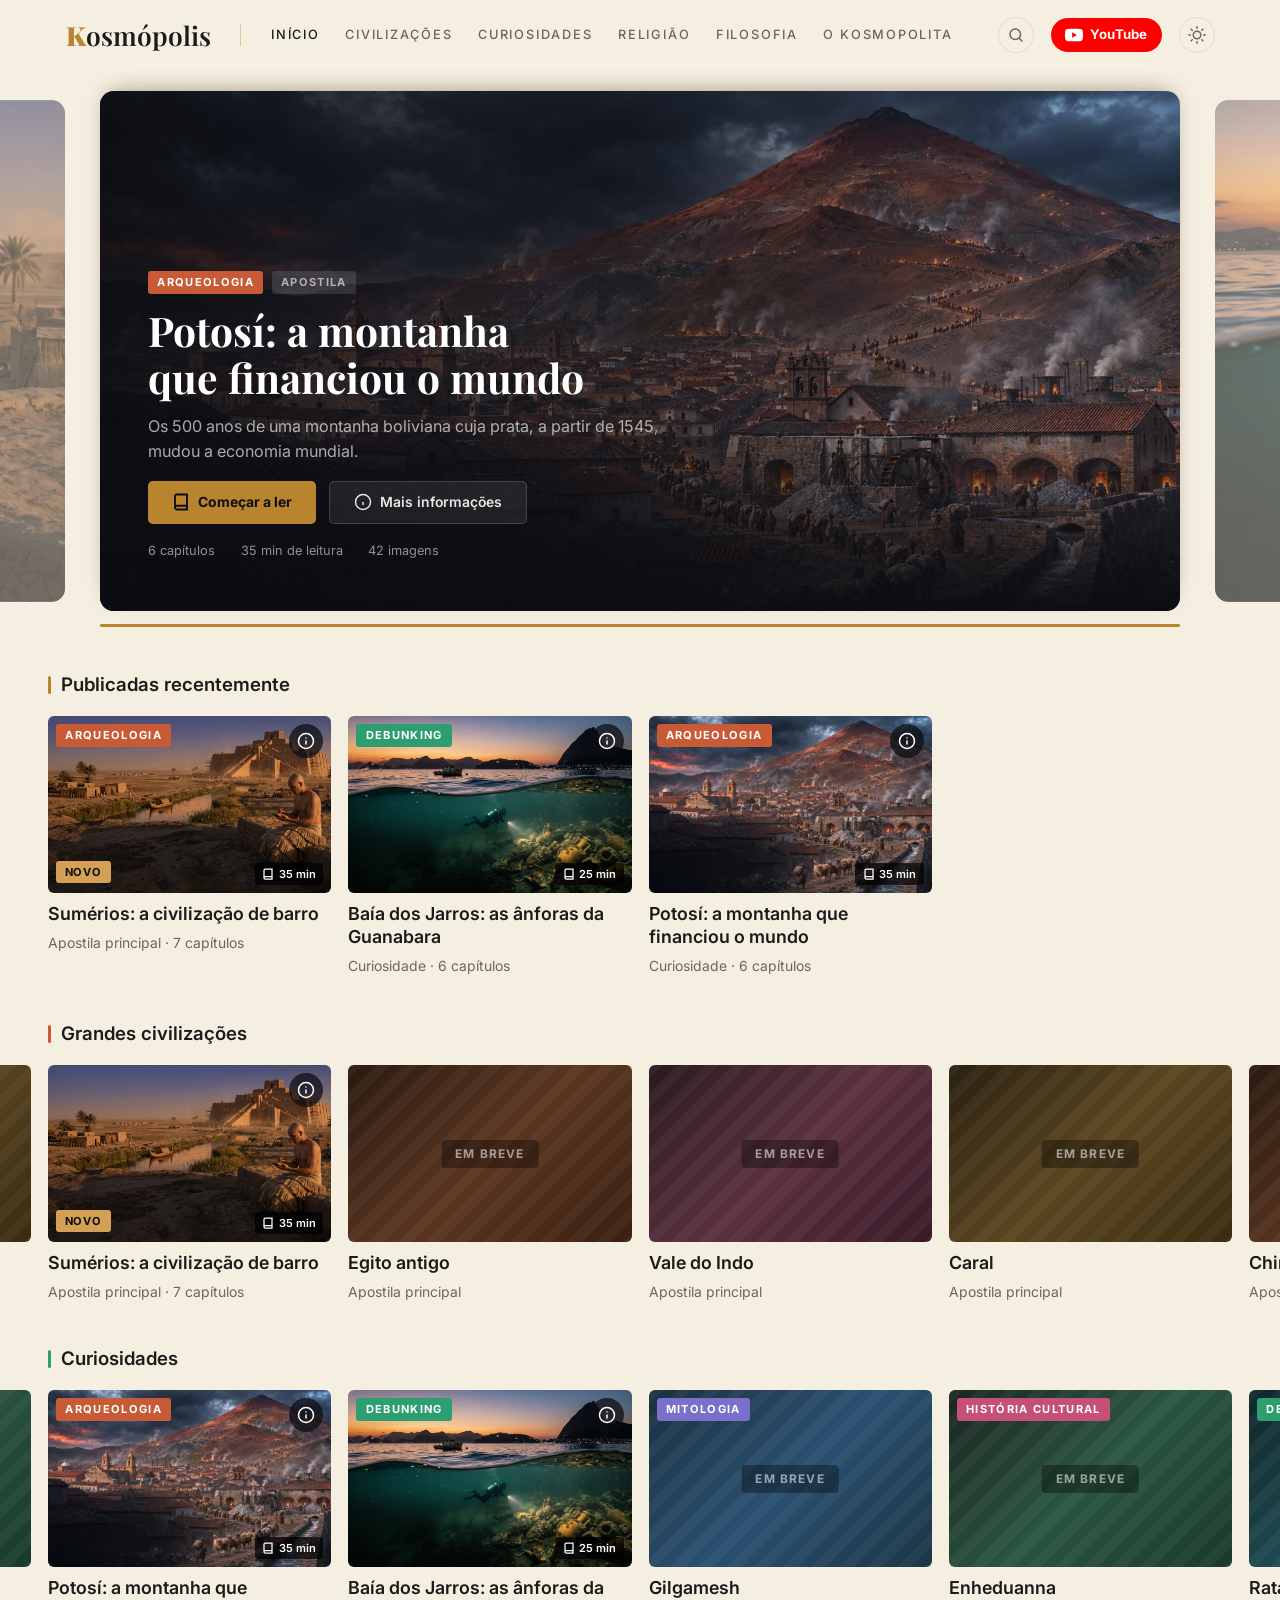
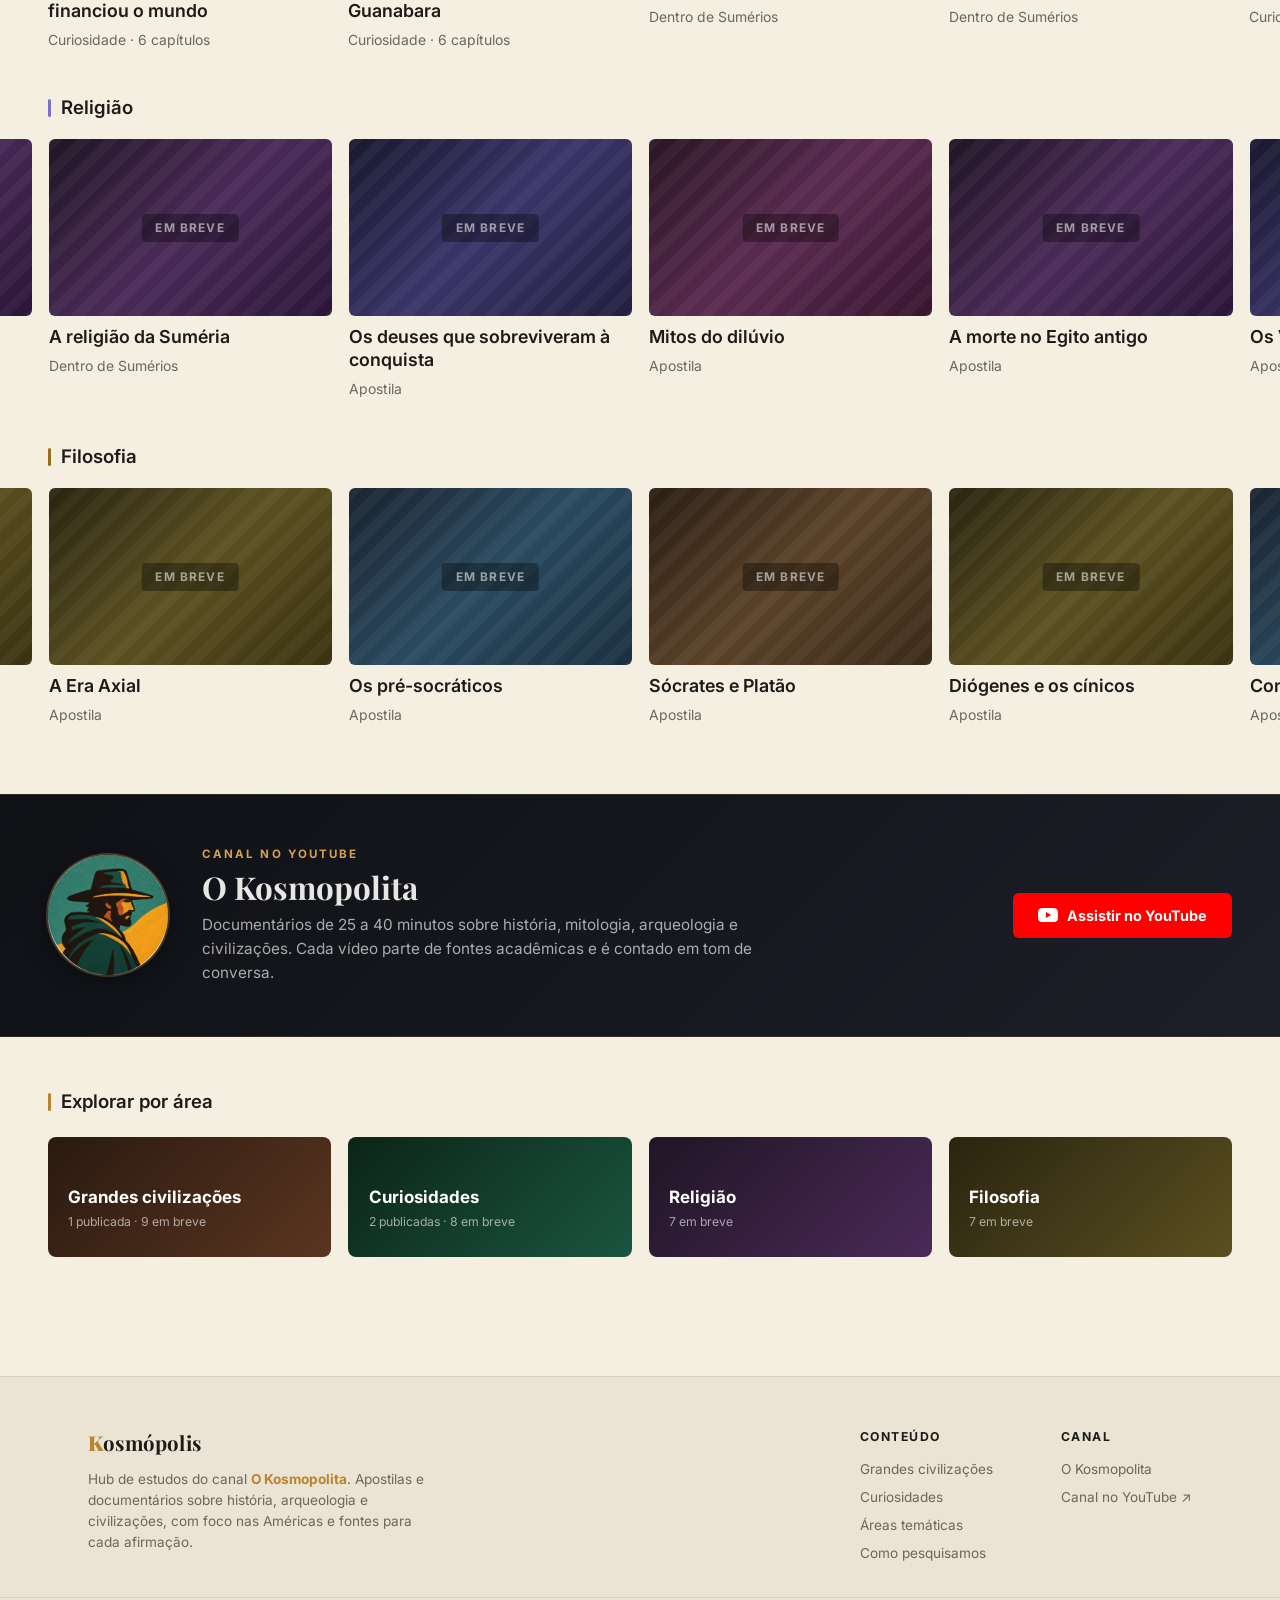
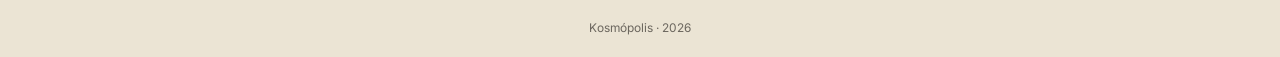
<file: index.html>
﻿<!doctype html>
<html lang="pt-BR">
<head>
<meta charset="utf-8">
<meta name="viewport" content="width=device-width, initial-scale=1">
<title>Kosmópolis · História, arqueologia e civilizações</title>
<meta name="description" content="Hub de estudos do canal O Kosmopolita: apostilas e documentários sobre história, arqueologia e civilizações, com foco nas Américas.">
<meta property="og:title" content="Kosmópolis · História, arqueologia e civilizações">
<meta property="og:description" content="Hub de estudos do canal O Kosmopolita. Apostilas interativas e documentários sobre história, arqueologia e civilizações, com foco nas Américas.">
<meta property="og:type" content="website">
<meta property="og:url" content="https://marcusgoms.github.io/hub-de-estudos/">
<meta property="og:image" content="https://marcusgoms.github.io/hub-de-estudos/identidade/o-kosmopolita-capa.jpg">
<meta name="twitter:card" content="summary_large_image">
<link rel="icon" type="image/svg+xml" href="identidade/favicon.svg">
<link rel="preconnect" href="https://fonts.googleapis.com">
<link rel="preconnect" href="https://fonts.gstatic.com" crossorigin>
<link href="https://fonts.googleapis.com/css2?family=Playfair+Display:ital,wght@0,400;0,600;0,700;0,900;1,400&family=Lora:ital,wght@0,400;0,500;0,600;1,400&family=Inter:wght@300;400;500;600;700&family=JetBrains+Mono:wght@400;500&display=swap" rel="stylesheet">
<link rel="stylesheet" href="css/estilo.css?v=8">
<link rel="stylesheet" href="css/home.css?v=37">
</head>
<body class="plataforma">

<header class="topo">
  <div class="topo-interior">
    <div class="topo-esquerda">
      <a class="topo-logo" href="index.html"><span class="topo-logo-k">K</span>osmópolis</a>
      <span class="topo-divisor" aria-hidden="true"></span>
      <nav class="topo-nav">
        <a href="index.html" class="ativo">Início</a>
        <a href="#civilizacoes">Civilizações</a>
        <a href="#curiosidades">Curiosidades</a>
        <a href="#religiao">Religião</a>
        <a href="#filosofia">Filosofia</a>
        <a href="#canal">O Kosmopolita</a>
      </nav>
    </div>
    <div class="topo-direita">
      <button class="busca-botao" type="button" aria-label="Buscar no site" title="Buscar">
        <svg width="18" height="18" viewBox="0 0 24 24" fill="none" stroke="currentColor" stroke-width="2" stroke-linecap="round" aria-hidden="true"><circle cx="11" cy="11" r="7"/><path d="m20 20-3.5-3.5"/></svg>
      </button>
      <a href="https://www.youtube.com/@okosmopolita" target="_blank" rel="noopener" class="topo-youtube" title="Canal no YouTube">
        <svg width="18" height="18" viewBox="0 0 24 24" fill="currentColor" aria-hidden="true"><path d="M23.498 6.186a3.016 3.016 0 0 0-2.122-2.136C19.505 3.545 12 3.545 12 3.545s-7.505 0-9.377.505A3.017 3.017 0 0 0 .502 6.186C0 8.07 0 12 0 12s0 3.93.502 5.814a3.016 3.016 0 0 0 2.122 2.136c1.871.505 9.376.505 9.376.505s7.505 0 9.377-.505a3.015 3.015 0 0 0 2.122-2.136C24 15.93 24 12 24 12s0-3.93-.502-5.814zM9.546 15.568V8.432L15.818 12l-6.272 3.568z"/></svg>
        <span>YouTube</span>
      </a>
      <button class="tema-botao" type="button" aria-pressed="false" title="Mudar para o modo escuro">
        <svg class="tema-icone tema-icone-sol" viewBox="0 0 24 24" fill="none" stroke="currentColor" stroke-width="2" stroke-linecap="round"><circle cx="12" cy="12" r="5"/><path d="M12 1v2M12 21v2M4.22 4.22l1.42 1.42M18.36 18.36l1.42 1.42M1 12h2M21 12h2M4.22 19.78l1.42-1.42M18.36 5.64l1.42-1.42"/></svg>
        <svg class="tema-icone tema-icone-lua" viewBox="0 0 24 24" fill="none" stroke="currentColor" stroke-width="2" stroke-linecap="round"><path d="M21 12.79A9 9 0 1 1 11.21 3 7 7 0 0 0 21 12.79z"/></svg>
      </button>
      <button class="menu-hamburguer" type="button" aria-label="Abrir menu">
        <svg width="20" height="20" viewBox="0 0 24 24" fill="none" stroke="currentColor" stroke-width="2" stroke-linecap="round"><path d="M3 12h18M3 6h18M3 18h18"/></svg>
      </button>
    </div>
  </div>
</header>

<div class="menu-lateral-fundo" aria-hidden="true"></div>
<nav class="menu-lateral" aria-label="Menu de navegação">
  <div class="menu-lateral-cabeca">
    <span class="menu-lateral-titulo">Navegação</span>
    <button class="menu-lateral-fechar" type="button" aria-label="Fechar menu">
      <svg width="18" height="18" viewBox="0 0 24 24" fill="none" stroke="currentColor" stroke-width="2" stroke-linecap="round"><path d="M18 6 6 18M6 6l12 12"/></svg>
    </button>
  </div>
  <div class="menu-lateral-links">
    <a href="index.html" class="ativo">Início</a>
    <a href="#civilizacoes">Civilizações</a>
    <a href="#curiosidades">Curiosidades</a>
    <a href="#religiao">Religião</a>
    <a href="#filosofia">Filosofia</a>
    <a href="#canal">O Kosmopolita</a>
    <a href="https://www.youtube.com/@okosmopolita" target="_blank" rel="noopener">Canal no YouTube ↗</a>
  </div>
</nav>

<section class="hero-plat hero-carrossel" aria-roledescription="carrossel" aria-label="Apostilas em destaque">
  <div class="hero-trilho">
  <article class="hero-slide ativo">
    <div class="hero-plat-bg">
      <img src="estudos/sumerios/imagens/capa_ilustracao.jpg" alt="" class="hero-plat-img">
      <div class="hero-plat-overlay"></div>
      <div class="hero-plat-fade"></div>
    </div>
    <div class="hero-plat-conteudo">
      <div class="hero-plat-badges">
        <span class="badge badge--arqueologia">Arqueologia</span>
        <span class="badge badge--tipo">Apostila</span>
      </div>
      <h1 class="hero-plat-titulo">Sumérios: a civilização de barro</h1>
      <p class="hero-plat-descricao">Numa planície sem pedra, entre o Tigre e o Eufrates, surgiram alguns dos primeiros centros urbanos de que há notícia, a escrita e a lei escrita.</p>
      <div class="hero-plat-acoes">
        <a href="estudos/sumerios/index.html" class="btn-primario">
          <svg width="18" height="18" viewBox="0 0 24 24" fill="none" stroke="currentColor" stroke-width="2.5"><path d="M4 19.5v-15A2.5 2.5 0 0 1 6.5 2H20v20H6.5a2.5 2.5 0 0 1 0-5H20"/></svg>
          Começar a ler
        </a>
        <a href="estudos/sumerios/index.html#capitulos" class="btn-secundario" data-ficha="ficha-sumerios">
          <svg width="18" height="18" viewBox="0 0 24 24" fill="none" stroke="currentColor" stroke-width="2"><circle cx="12" cy="12" r="10"/><path d="M12 16v-4M12 8h.01"/></svg>
          Mais informações
        </a>
      </div>
      <div class="hero-plat-meta">
        <span>7 capítulos</span>
        <span>35 min de leitura</span>
        <span>34 imagens</span>
      </div>
    </div>
  </article>
  <article class="hero-slide">
    <div class="hero-plat-bg">
      <img src="estudos/potosi/imagens/capa_ilustracao_openai.jpg" alt="" class="hero-plat-img hero-plat-img--topo">
      <div class="hero-plat-overlay"></div>
      <div class="hero-plat-fade"></div>
    </div>
    <div class="hero-plat-conteudo">
      <div class="hero-plat-badges">
        <span class="badge badge--arqueologia">Arqueologia</span>
        <span class="badge badge--tipo">Apostila</span>
      </div>
      <h2 class="hero-plat-titulo">Potosí: a montanha que financiou o mundo</h2>
      <p class="hero-plat-descricao">Os 500 anos de uma montanha boliviana cuja prata, a partir de 1545, mudou a economia mundial.</p>
      <div class="hero-plat-acoes">
        <a href="estudos/potosi/index.html" class="btn-primario">
          <svg width="18" height="18" viewBox="0 0 24 24" fill="none" stroke="currentColor" stroke-width="2.5"><path d="M4 19.5v-15A2.5 2.5 0 0 1 6.5 2H20v20H6.5a2.5 2.5 0 0 1 0-5H20"/></svg>
          Começar a ler
        </a>
        <a href="estudos/potosi/index.html#capitulos" class="btn-secundario" data-ficha="ficha-potosi">
          <svg width="18" height="18" viewBox="0 0 24 24" fill="none" stroke="currentColor" stroke-width="2"><circle cx="12" cy="12" r="10"/><path d="M12 16v-4M12 8h.01"/></svg>
          Mais informações
        </a>
      </div>
      <div class="hero-plat-meta">
        <span>6 capítulos</span>
        <span>35 min de leitura</span>
        <span>42 imagens</span>
      </div>
    </div>
  </article>
  <article class="hero-slide">
    <div class="hero-plat-bg">
      <img src="estudos/baia-dos-jarros/imagens/capa_ilustracao.jpg" alt="" class="hero-plat-img">
      <div class="hero-plat-overlay"></div>
      <div class="hero-plat-fade"></div>
    </div>
    <div class="hero-plat-conteudo">
      <div class="hero-plat-badges">
        <span class="badge badge--debunking">Debunking</span>
        <span class="badge badge--tipo">Apostila</span>
      </div>
      <h2 class="hero-plat-titulo">Baía dos Jarros: as ânforas da Guanabara</h2>
      <p class="hero-plat-descricao">As ânforas da baía de Guanabara e as três versões de uma descoberta que nunca foi comprovada.</p>
      <div class="hero-plat-acoes">
        <a href="estudos/baia-dos-jarros/index.html" class="btn-primario">
          <svg width="18" height="18" viewBox="0 0 24 24" fill="none" stroke="currentColor" stroke-width="2.5"><path d="M4 19.5v-15A2.5 2.5 0 0 1 6.5 2H20v20H6.5a2.5 2.5 0 0 1 0-5H20"/></svg>
          Começar a ler
        </a>
        <a href="estudos/baia-dos-jarros/index.html#capitulos" class="btn-secundario" data-ficha="ficha-baia-dos-jarros">
          <svg width="18" height="18" viewBox="0 0 24 24" fill="none" stroke="currentColor" stroke-width="2"><circle cx="12" cy="12" r="10"/><path d="M12 16v-4M12 8h.01"/></svg>
          Mais informações
        </a>
      </div>
      <div class="hero-plat-meta">
        <span>6 capítulos</span>
        <span>25 min de leitura</span>
        <span>24 imagens</span>
      </div>
    </div>
  </article>
  </div>
  <button class="hero-sliver hero-sliver--esq" type="button" aria-label="Apostila anterior">
    <svg width="26" height="26" viewBox="0 0 24 24" fill="none" stroke="currentColor" stroke-width="2.2" stroke-linecap="round" stroke-linejoin="round" aria-hidden="true"><path d="m15 18-6-6 6-6"/></svg>
  </button>
  <button class="hero-sliver hero-sliver--dir" type="button" aria-label="Próxima apostila">
    <svg width="26" height="26" viewBox="0 0 24 24" fill="none" stroke="currentColor" stroke-width="2.2" stroke-linecap="round" stroke-linejoin="round" aria-hidden="true"><path d="m9 18 6-6-6-6"/></svg>
  </button>
  <div class="hero-progresso" aria-hidden="true"><span></span></div>
</section>

<section class="carrossel" id="continuar" hidden>
  <div class="carrossel-cabeca">
    <div class="carrossel-titulo-grupo">
      <div class="carrossel-barra" style="background: var(--plat-acento)"></div>
      <h2 class="carrossel-titulo">Continuar lendo</h2>
    </div>
  </div>
  <div class="carrossel-trilho-wrap fileira-horizontal">
    <div class="carrossel-trilho"></div>
  </div>
  <div class="carrossel-trilho-wrap fileira-vertical">
    <div class="carrossel-trilho"></div>
  </div>
</section>

<section class="carrossel" id="apostilas">
  <div class="carrossel-cabeca">
    <div class="carrossel-titulo-grupo">
      <div class="carrossel-barra" style="background: var(--plat-acento)"></div>
      <h2 class="carrossel-titulo">Publicadas recentemente</h2>
    </div>
  </div>
  <div class="carrossel-trilho-wrap fileira-horizontal">
    <div class="carrossel-trilho">
      <a href="estudos/sumerios/index.html" class="card-plat">
        <div class="card-plat-thumb">
          <img src="estudos/sumerios/imagens/capa_ilustracao.jpg" alt="Sumérios" loading="lazy">
          <span class="badge badge--arqueologia card-plat-cat">Arqueologia</span>
          <span class="card-plat-dur">
            <svg width="12" height="12" viewBox="0 0 24 24" fill="none" stroke="currentColor" stroke-width="2.5"><path d="M4 19.5v-15A2.5 2.5 0 0 1 6.5 2H20v20H6.5a2.5 2.5 0 0 1 0-5H20"/></svg>
            35 min
          </span>
        </div>
        <div class="card-plat-titulo">Sumérios: a civilização de barro</div>
        <div class="card-plat-sub">Apostila principal · 7 capítulos</div>
      </a>
      <a href="estudos/baia-dos-jarros/index.html" class="card-plat">
        <div class="card-plat-thumb">
          <img src="estudos/baia-dos-jarros/imagens/capa_ilustracao.jpg" alt="Baía dos Jarros" loading="lazy">
          <span class="badge badge--debunking card-plat-cat">Debunking</span>
          <span class="card-plat-dur">
            <svg width="12" height="12" viewBox="0 0 24 24" fill="none" stroke="currentColor" stroke-width="2.5"><path d="M4 19.5v-15A2.5 2.5 0 0 1 6.5 2H20v20H6.5a2.5 2.5 0 0 1 0-5H20"/></svg>
            25 min
          </span>
        </div>
        <div class="card-plat-titulo">Baía dos Jarros: as ânforas da Guanabara</div>
        <div class="card-plat-sub">Curiosidade · 6 capítulos</div>
      </a>
      <a href="estudos/potosi/index.html" class="card-plat">
        <div class="card-plat-thumb">
          <img src="estudos/potosi/imagens/capa_ilustracao_openai.jpg" alt="Potosí" loading="lazy">
          <span class="badge badge--arqueologia card-plat-cat">Arqueologia</span>
          <span class="card-plat-dur">
            <svg width="12" height="12" viewBox="0 0 24 24" fill="none" stroke="currentColor" stroke-width="2.5"><path d="M4 19.5v-15A2.5 2.5 0 0 1 6.5 2H20v20H6.5a2.5 2.5 0 0 1 0-5H20"/></svg>
            35 min
          </span>
        </div>
        <div class="card-plat-titulo">Potosí: a montanha que financiou o mundo</div>
        <div class="card-plat-sub">Curiosidade · 6 capítulos</div>
      </a>
    </div>
  </div>
  <div class="carrossel-trilho-wrap fileira-vertical">
    <div class="carrossel-trilho">
      <a href="estudos/sumerios/index.html" class="card-poster">
        <div class="card-poster-thumb"><img src="estudos/sumerios/imagens/capa_ilustracao.jpg" alt="" loading="lazy" style="--foco: 82% 50%"></div>
        <span class="badge badge--arqueologia">Arqueologia</span>
        <div class="card-plat-titulo">Sumérios: a civilização de barro</div>
        <div class="card-plat-sub">Apostila principal · 35 min</div>
      </a>
      <a href="estudos/baia-dos-jarros/index.html" class="card-poster">
        <div class="card-poster-thumb"><img src="estudos/baia-dos-jarros/imagens/capa_ilustracao.jpg" alt="" loading="lazy" style="--foco: 72% 50%"></div>
        <span class="badge badge--debunking">Debunking</span>
        <div class="card-plat-titulo">Baía dos Jarros: as ânforas da Guanabara</div>
        <div class="card-plat-sub">Curiosidade · 25 min</div>
      </a>
      <a href="estudos/potosi/index.html" class="card-poster">
        <div class="card-poster-thumb"><img src="estudos/potosi/imagens/capa_ilustracao_openai.jpg" alt="" loading="lazy" style="--foco: 72% 50%"></div>
        <span class="badge badge--arqueologia">Arqueologia</span>
        <div class="card-plat-titulo">Potosí: a montanha que financiou o mundo</div>
        <div class="card-plat-sub">Curiosidade · 35 min</div>
      </a>
    </div>
  </div>
</section>

<section class="carrossel" id="civilizacoes">
  <div class="carrossel-cabeca">
    <div class="carrossel-titulo-grupo">
      <div class="carrossel-barra" style="background: var(--cat-arqueologia)"></div>
      <h2 class="carrossel-titulo">Grandes civilizações</h2>
    </div>
  </div>
  <div class="carrossel-trilho-wrap fileira-horizontal">
    <div class="carrossel-trilho">
      <a href="estudos/sumerios/index.html" class="card-plat">
        <div class="card-plat-thumb">
          <img src="estudos/sumerios/imagens/capa_ilustracao.jpg" alt="Sumérios" loading="lazy">
          <span class="card-plat-dur">
            <svg width="12" height="12" viewBox="0 0 24 24" fill="none" stroke="currentColor" stroke-width="2.5"><path d="M4 19.5v-15A2.5 2.5 0 0 1 6.5 2H20v20H6.5a2.5 2.5 0 0 1 0-5H20"/></svg>
            35 min
          </span>
        </div>
        <div class="card-plat-titulo">Sumérios: a civilização de barro</div>
        <div class="card-plat-sub">Apostila principal · 7 capítulos</div>
      </a>
      <div class="card-plat card-plat--breve">
        <div class="card-plat-thumb card-plat-thumb--grad" style="--grad: linear-gradient(135deg, #2A1A10, #5A3520, #3A2010)">
          <div class="card-plat-breve-tag">Em breve</div>
        </div>
        <div class="card-plat-titulo">Egito antigo</div>
        <div class="card-plat-sub">Apostila principal</div>
      </div>
      <div class="card-plat card-plat--breve">
        <div class="card-plat-thumb card-plat-thumb--grad" style="--grad: linear-gradient(135deg, #2A1A20, #5A3040, #3A1A28)">
          <div class="card-plat-breve-tag">Em breve</div>
        </div>
        <div class="card-plat-titulo">Vale do Indo</div>
        <div class="card-plat-sub">Apostila principal</div>
      </div>
      <div class="card-plat card-plat--breve">
        <div class="card-plat-thumb card-plat-thumb--grad" style="--grad: linear-gradient(135deg, #2A2010, #5A4520, #3A2C10)">
          <div class="card-plat-breve-tag">Em breve</div>
        </div>
        <div class="card-plat-titulo">Caral</div>
        <div class="card-plat-sub">Apostila principal</div>
      </div>
      <div class="card-plat card-plat--breve">
        <div class="card-plat-thumb card-plat-thumb--grad" style="--grad: linear-gradient(135deg, #2A1A10, #5A3520, #3A2010)">
          <div class="card-plat-breve-tag">Em breve</div>
        </div>
        <div class="card-plat-titulo">China antiga</div>
        <div class="card-plat-sub">Apostila principal</div>
      </div>
      <div class="card-plat card-plat--breve">
        <div class="card-plat-thumb card-plat-thumb--grad" style="--grad: linear-gradient(135deg, #2A1A20, #5A3040, #3A1A28)">
          <div class="card-plat-breve-tag">Em breve</div>
        </div>
        <div class="card-plat-titulo">Olmecas</div>
        <div class="card-plat-sub">Apostila principal</div>
      </div>
      <div class="card-plat card-plat--breve">
        <div class="card-plat-thumb card-plat-thumb--grad" style="--grad: linear-gradient(135deg, #2A2010, #5A4520, #3A2C10)">
          <div class="card-plat-breve-tag">Em breve</div>
        </div>
        <div class="card-plat-titulo">Grécia antiga</div>
        <div class="card-plat-sub">Apostila principal</div>
      </div>
      <div class="card-plat card-plat--breve">
        <div class="card-plat-thumb card-plat-thumb--grad" style="--grad: linear-gradient(135deg, #2A1A10, #5A3520, #3A2010)">
          <div class="card-plat-breve-tag">Em breve</div>
        </div>
        <div class="card-plat-titulo">Roma antiga</div>
        <div class="card-plat-sub">Apostila principal</div>
      </div>
      <div class="card-plat card-plat--breve">
        <div class="card-plat-thumb card-plat-thumb--grad" style="--grad: linear-gradient(135deg, #2A1A20, #5A3040, #3A1A28)">
          <div class="card-plat-breve-tag">Em breve</div>
        </div>
        <div class="card-plat-titulo">Maias</div>
        <div class="card-plat-sub">Apostila principal</div>
      </div>
      <div class="card-plat card-plat--breve">
        <div class="card-plat-thumb card-plat-thumb--grad" style="--grad: linear-gradient(135deg, #2A2010, #5A4520, #3A2C10)">
          <div class="card-plat-breve-tag">Em breve</div>
        </div>
        <div class="card-plat-titulo">Incas</div>
        <div class="card-plat-sub">Apostila principal</div>
      </div>
    </div>
  </div>
  <div class="carrossel-trilho-wrap fileira-vertical">
    <div class="carrossel-trilho">
      <a href="estudos/sumerios/index.html" class="card-poster">
        <div class="card-poster-thumb"><img src="estudos/sumerios/imagens/capa_ilustracao.jpg" alt="" loading="lazy" style="--foco: 82% 50%"></div>
        <div class="card-plat-titulo">Sumérios: a civilização de barro</div>
        <div class="card-plat-sub">Apostila principal · 35 min</div>
      </a>
      <div class="card-poster card-plat--breve">
        <div class="card-poster-thumb card-plat-thumb--grad" style="--grad: linear-gradient(135deg, #2A1A10, #5A3520, #3A2010)"><div class="card-plat-breve-tag">Em breve</div></div>
        <div class="card-plat-titulo">Egito antigo</div>
        <div class="card-plat-sub">Apostila principal</div>
      </div>
      <div class="card-poster card-plat--breve">
        <div class="card-poster-thumb card-plat-thumb--grad" style="--grad: linear-gradient(135deg, #2A1A20, #5A3040, #3A1A28)"><div class="card-plat-breve-tag">Em breve</div></div>
        <div class="card-plat-titulo">Vale do Indo</div>
        <div class="card-plat-sub">Apostila principal</div>
      </div>
      <div class="card-poster card-plat--breve">
        <div class="card-poster-thumb card-plat-thumb--grad" style="--grad: linear-gradient(135deg, #2A2010, #5A4520, #3A2C10)"><div class="card-plat-breve-tag">Em breve</div></div>
        <div class="card-plat-titulo">Caral</div>
        <div class="card-plat-sub">Apostila principal</div>
      </div>
      <div class="card-poster card-plat--breve">
        <div class="card-poster-thumb card-plat-thumb--grad" style="--grad: linear-gradient(135deg, #2A1A10, #5A3520, #3A2010)"><div class="card-plat-breve-tag">Em breve</div></div>
        <div class="card-plat-titulo">China antiga</div>
        <div class="card-plat-sub">Apostila principal</div>
      </div>
      <div class="card-poster card-plat--breve">
        <div class="card-poster-thumb card-plat-thumb--grad" style="--grad: linear-gradient(135deg, #2A1A20, #5A3040, #3A1A28)"><div class="card-plat-breve-tag">Em breve</div></div>
        <div class="card-plat-titulo">Olmecas</div>
        <div class="card-plat-sub">Apostila principal</div>
      </div>
      <div class="card-poster card-plat--breve">
        <div class="card-poster-thumb card-plat-thumb--grad" style="--grad: linear-gradient(135deg, #2A2010, #5A4520, #3A2C10)"><div class="card-plat-breve-tag">Em breve</div></div>
        <div class="card-plat-titulo">Grécia antiga</div>
        <div class="card-plat-sub">Apostila principal</div>
      </div>
      <div class="card-poster card-plat--breve">
        <div class="card-poster-thumb card-plat-thumb--grad" style="--grad: linear-gradient(135deg, #2A1A10, #5A3520, #3A2010)"><div class="card-plat-breve-tag">Em breve</div></div>
        <div class="card-plat-titulo">Roma antiga</div>
        <div class="card-plat-sub">Apostila principal</div>
      </div>
      <div class="card-poster card-plat--breve">
        <div class="card-poster-thumb card-plat-thumb--grad" style="--grad: linear-gradient(135deg, #2A1A20, #5A3040, #3A1A28)"><div class="card-plat-breve-tag">Em breve</div></div>
        <div class="card-plat-titulo">Maias</div>
        <div class="card-plat-sub">Apostila principal</div>
      </div>
      <div class="card-poster card-plat--breve">
        <div class="card-poster-thumb card-plat-thumb--grad" style="--grad: linear-gradient(135deg, #2A2010, #5A4520, #3A2C10)"><div class="card-plat-breve-tag">Em breve</div></div>
        <div class="card-plat-titulo">Incas</div>
        <div class="card-plat-sub">Apostila principal</div>
      </div>
    </div>
  </div>
</section>

<section class="carrossel" id="curiosidades">
  <div class="carrossel-cabeca">
    <div class="carrossel-titulo-grupo">
      <div class="carrossel-barra" style="background: var(--cat-debunking)"></div>
      <h2 class="carrossel-titulo">Curiosidades</h2>
    </div>
  </div>
  <div class="carrossel-trilho-wrap fileira-horizontal">
    <div class="carrossel-trilho">
      <a href="estudos/potosi/index.html" class="card-plat">
        <div class="card-plat-thumb">
          <img src="estudos/potosi/imagens/capa_ilustracao_openai.jpg" alt="Potosí" loading="lazy">
          <span class="badge badge--arqueologia card-plat-cat">Arqueologia</span>
          <span class="card-plat-dur">
            <svg width="12" height="12" viewBox="0 0 24 24" fill="none" stroke="currentColor" stroke-width="2.5"><path d="M4 19.5v-15A2.5 2.5 0 0 1 6.5 2H20v20H6.5a2.5 2.5 0 0 1 0-5H20"/></svg>
            35 min
          </span>
        </div>
        <div class="card-plat-titulo">Potosí: a montanha que financiou o mundo</div>
        <div class="card-plat-sub">Curiosidade · 6 capítulos</div>
      </a>
      <a href="estudos/baia-dos-jarros/index.html" class="card-plat">
        <div class="card-plat-thumb">
          <img src="estudos/baia-dos-jarros/imagens/capa_ilustracao.jpg" alt="Baía dos Jarros" loading="lazy">
          <span class="badge badge--debunking card-plat-cat">Debunking</span>
          <span class="card-plat-dur">
            <svg width="12" height="12" viewBox="0 0 24 24" fill="none" stroke="currentColor" stroke-width="2.5"><path d="M4 19.5v-15A2.5 2.5 0 0 1 6.5 2H20v20H6.5a2.5 2.5 0 0 1 0-5H20"/></svg>
            25 min
          </span>
        </div>
        <div class="card-plat-titulo">Baía dos Jarros: as ânforas da Guanabara</div>
        <div class="card-plat-sub">Curiosidade · 6 capítulos</div>
      </a>
      <div class="card-plat card-plat--breve">
        <div class="card-plat-thumb card-plat-thumb--grad" style="--grad: linear-gradient(135deg, #1A3040, #2A5070, #1A3545)">
          <span class="badge badge--mitologia card-plat-cat">Mitologia</span>
          <div class="card-plat-breve-tag">Em breve</div>
        </div>
        <div class="card-plat-titulo">Gilgamesh</div>
        <div class="card-plat-sub">Dentro de Sumérios</div>
      </div>
      <div class="card-plat card-plat--breve">
        <div class="card-plat-thumb card-plat-thumb--grad" style="--grad: linear-gradient(135deg, #1A2520, #2A5540, #1A3A2A)">
          <span class="badge badge--cultural card-plat-cat">História cultural</span>
          <div class="card-plat-breve-tag">Em breve</div>
        </div>
        <div class="card-plat-titulo">Enheduanna</div>
        <div class="card-plat-sub">Dentro de Sumérios</div>
      </div>
      <div class="card-plat card-plat--breve">
        <div class="card-plat-thumb card-plat-thumb--grad" style="--grad: linear-gradient(135deg, #10252A, #205055, #103538)">
          <span class="badge badge--debunking card-plat-cat">Debunking</span>
          <div class="card-plat-breve-tag">Em breve</div>
        </div>
        <div class="card-plat-titulo">Ratanabá e a floresta vazia</div>
        <div class="card-plat-sub">Curiosidade</div>
      </div>
      <div class="card-plat card-plat--breve">
        <div class="card-plat-thumb card-plat-thumb--grad" style="--grad: linear-gradient(135deg, #1A3040, #2A5070, #1A3545)">
          <span class="badge badge--arqueologia card-plat-cat">Arqueologia</span>
          <div class="card-plat-breve-tag">Em breve</div>
        </div>
        <div class="card-plat-titulo">Geoglifos do Acre: o que sabemos</div>
        <div class="card-plat-sub">Curiosidade</div>
      </div>
      <div class="card-plat card-plat--breve">
        <div class="card-plat-thumb card-plat-thumb--grad" style="--grad: linear-gradient(135deg, #1A2520, #2A5540, #1A3A2A)">
          <span class="badge badge--colapso card-plat-cat">Colapso</span>
          <div class="card-plat-breve-tag">Em breve</div>
        </div>
        <div class="card-plat-titulo">Por que civilizações desaparecem?</div>
        <div class="card-plat-sub">Curiosidade</div>
      </div>
      <div class="card-plat card-plat--breve">
        <div class="card-plat-thumb card-plat-thumb--grad" style="--grad: linear-gradient(135deg, #10252A, #205055, #103538)">
          <span class="badge badge--arqueologia card-plat-cat">Arqueologia</span>
          <div class="card-plat-breve-tag">Em breve</div>
        </div>
        <div class="card-plat-titulo">Os brasileiros que construíram montanhas de conchas</div>
        <div class="card-plat-sub">Curiosidade</div>
      </div>
      <div class="card-plat card-plat--breve">
        <div class="card-plat-thumb card-plat-thumb--grad" style="--grad: linear-gradient(135deg, #1A3040, #2A5070, #1A3545)">
          <span class="badge badge--debunking card-plat-cat">Debunking</span>
          <div class="card-plat-breve-tag">Em breve</div>
        </div>
        <div class="card-plat-titulo">Os fenícios nunca estiveram no Brasil</div>
        <div class="card-plat-sub">Curiosidade</div>
      </div>
      <div class="card-plat card-plat--breve">
        <div class="card-plat-thumb card-plat-thumb--grad" style="--grad: linear-gradient(135deg, #1A2520, #2A5540, #1A3A2A)">
          <span class="badge badge--arqueologia card-plat-cat">Arqueologia</span>
          <div class="card-plat-breve-tag">Em breve</div>
        </div>
        <div class="card-plat-titulo">Monte Verde: quem chegou primeiro à América do Sul</div>
        <div class="card-plat-sub">Curiosidade</div>
      </div>
    </div>
  </div>
  <div class="carrossel-trilho-wrap fileira-vertical">
    <div class="carrossel-trilho">
      <a href="estudos/potosi/index.html" class="card-poster">
        <div class="card-poster-thumb"><img src="estudos/potosi/imagens/capa_ilustracao_openai.jpg" alt="" loading="lazy" style="--foco: 72% 50%"></div>
        <span class="badge badge--arqueologia">Arqueologia</span>
        <div class="card-plat-titulo">Potosí: a montanha que financiou o mundo</div>
        <div class="card-plat-sub">Curiosidade · 35 min</div>
      </a>
      <a href="estudos/baia-dos-jarros/index.html" class="card-poster">
        <div class="card-poster-thumb"><img src="estudos/baia-dos-jarros/imagens/capa_ilustracao.jpg" alt="" loading="lazy" style="--foco: 72% 50%"></div>
        <span class="badge badge--debunking">Debunking</span>
        <div class="card-plat-titulo">Baía dos Jarros: as ânforas da Guanabara</div>
        <div class="card-plat-sub">Curiosidade · 25 min</div>
      </a>
      <div class="card-poster card-plat--breve">
        <div class="card-poster-thumb card-plat-thumb--grad" style="--grad: linear-gradient(135deg, #1A3040, #2A5070, #1A3545)"><div class="card-plat-breve-tag">Em breve</div></div>
        <span class="badge badge--mitologia">Mitologia</span>
        <div class="card-plat-titulo">Gilgamesh</div>
        <div class="card-plat-sub">Dentro de Sumérios</div>
      </div>
      <div class="card-poster card-plat--breve">
        <div class="card-poster-thumb card-plat-thumb--grad" style="--grad: linear-gradient(135deg, #1A2520, #2A5540, #1A3A2A)"><div class="card-plat-breve-tag">Em breve</div></div>
        <span class="badge badge--cultural">História cultural</span>
        <div class="card-plat-titulo">Enheduanna</div>
        <div class="card-plat-sub">Dentro de Sumérios</div>
      </div>
      <div class="card-poster card-plat--breve">
        <div class="card-poster-thumb card-plat-thumb--grad" style="--grad: linear-gradient(135deg, #10252A, #205055, #103538)"><div class="card-plat-breve-tag">Em breve</div></div>
        <span class="badge badge--debunking">Debunking</span>
        <div class="card-plat-titulo">Ratanabá e a floresta vazia</div>
        <div class="card-plat-sub">Curiosidade</div>
      </div>
      <div class="card-poster card-plat--breve">
        <div class="card-poster-thumb card-plat-thumb--grad" style="--grad: linear-gradient(135deg, #1A3040, #2A5070, #1A3545)"><div class="card-plat-breve-tag">Em breve</div></div>
        <span class="badge badge--arqueologia">Arqueologia</span>
        <div class="card-plat-titulo">Geoglifos do Acre: o que sabemos</div>
        <div class="card-plat-sub">Curiosidade</div>
      </div>
      <div class="card-poster card-plat--breve">
        <div class="card-poster-thumb card-plat-thumb--grad" style="--grad: linear-gradient(135deg, #1A2520, #2A5540, #1A3A2A)"><div class="card-plat-breve-tag">Em breve</div></div>
        <span class="badge badge--colapso">Colapso</span>
        <div class="card-plat-titulo">Por que civilizações desaparecem?</div>
        <div class="card-plat-sub">Curiosidade</div>
      </div>
      <div class="card-poster card-plat--breve">
        <div class="card-poster-thumb card-plat-thumb--grad" style="--grad: linear-gradient(135deg, #10252A, #205055, #103538)"><div class="card-plat-breve-tag">Em breve</div></div>
        <span class="badge badge--arqueologia">Arqueologia</span>
        <div class="card-plat-titulo">Os brasileiros que construíram montanhas de conchas</div>
        <div class="card-plat-sub">Curiosidade</div>
      </div>
      <div class="card-poster card-plat--breve">
        <div class="card-poster-thumb card-plat-thumb--grad" style="--grad: linear-gradient(135deg, #1A3040, #2A5070, #1A3545)"><div class="card-plat-breve-tag">Em breve</div></div>
        <span class="badge badge--debunking">Debunking</span>
        <div class="card-plat-titulo">Os fenícios nunca estiveram no Brasil</div>
        <div class="card-plat-sub">Curiosidade</div>
      </div>
      <div class="card-poster card-plat--breve">
        <div class="card-poster-thumb card-plat-thumb--grad" style="--grad: linear-gradient(135deg, #1A2520, #2A5540, #1A3A2A)"><div class="card-plat-breve-tag">Em breve</div></div>
        <span class="badge badge--arqueologia">Arqueologia</span>
        <div class="card-plat-titulo">Monte Verde: quem chegou primeiro à América do Sul</div>
        <div class="card-plat-sub">Curiosidade</div>
      </div>
    </div>
  </div>
</section>

<section class="carrossel" id="religiao">
  <div class="carrossel-cabeca">
    <div class="carrossel-titulo-grupo">
      <div class="carrossel-barra" style="background: var(--cat-mitologia)"></div>
      <h2 class="carrossel-titulo">Religião</h2>
    </div>
  </div>
  <div class="carrossel-trilho-wrap fileira-horizontal">
    <div class="carrossel-trilho">
      <div class="card-plat card-plat--breve">
        <div class="card-plat-thumb card-plat-thumb--grad" style="--grad: linear-gradient(135deg, #201525, #4A2A58, #2A1538)">
          <div class="card-plat-breve-tag">Em breve</div>
        </div>
        <div class="card-plat-titulo">A religião da Suméria</div>
        <div class="card-plat-sub">Dentro de Sumérios</div>
      </div>
      <div class="card-plat card-plat--breve">
        <div class="card-plat-thumb card-plat-thumb--grad" style="--grad: linear-gradient(135deg, #1A1830, #3A3468, #221E40)">
          <div class="card-plat-breve-tag">Em breve</div>
        </div>
        <div class="card-plat-titulo">Os deuses que sobreviveram à conquista</div>
        <div class="card-plat-sub">Apostila</div>
      </div>
      <div class="card-plat card-plat--breve">
        <div class="card-plat-thumb card-plat-thumb--grad" style="--grad: linear-gradient(135deg, #2A1525, #5A2A50, #381530)">
          <div class="card-plat-breve-tag">Em breve</div>
        </div>
        <div class="card-plat-titulo">Mitos do dilúvio</div>
        <div class="card-plat-sub">Apostila</div>
      </div>
      <div class="card-plat card-plat--breve">
        <div class="card-plat-thumb card-plat-thumb--grad" style="--grad: linear-gradient(135deg, #201525, #4A2A58, #2A1538)">
          <div class="card-plat-breve-tag">Em breve</div>
        </div>
        <div class="card-plat-titulo">A morte no Egito antigo</div>
        <div class="card-plat-sub">Apostila</div>
      </div>
      <div class="card-plat card-plat--breve">
        <div class="card-plat-thumb card-plat-thumb--grad" style="--grad: linear-gradient(135deg, #1A1830, #3A3468, #221E40)">
          <div class="card-plat-breve-tag">Em breve</div>
        </div>
        <div class="card-plat-titulo">Os Vedas</div>
        <div class="card-plat-sub">Apostila</div>
      </div>
      <div class="card-plat card-plat--breve">
        <div class="card-plat-thumb card-plat-thumb--grad" style="--grad: linear-gradient(135deg, #2A1525, #5A2A50, #381530)">
          <div class="card-plat-breve-tag">Em breve</div>
        </div>
        <div class="card-plat-titulo">As origens do monoteísmo</div>
        <div class="card-plat-sub">Apostila</div>
      </div>
      <div class="card-plat card-plat--breve">
        <div class="card-plat-thumb card-plat-thumb--grad" style="--grad: linear-gradient(135deg, #201525, #4A2A58, #2A1538)">
          <div class="card-plat-breve-tag">Em breve</div>
        </div>
        <div class="card-plat-titulo">Os deuses dos Andes</div>
        <div class="card-plat-sub">Apostila</div>
      </div>
    </div>
  </div>
  <div class="carrossel-trilho-wrap fileira-vertical">
    <div class="carrossel-trilho">
      <div class="card-poster card-plat--breve">
        <div class="card-poster-thumb card-plat-thumb--grad" style="--grad: linear-gradient(135deg, #201525, #4A2A58, #2A1538)"><div class="card-plat-breve-tag">Em breve</div></div>
        <div class="card-plat-titulo">A religião da Suméria</div>
        <div class="card-plat-sub">Dentro de Sumérios</div>
      </div>
      <div class="card-poster card-plat--breve">
        <div class="card-poster-thumb card-plat-thumb--grad" style="--grad: linear-gradient(135deg, #1A1830, #3A3468, #221E40)"><div class="card-plat-breve-tag">Em breve</div></div>
        <div class="card-plat-titulo">Os deuses que sobreviveram à conquista</div>
        <div class="card-plat-sub">Apostila</div>
      </div>
      <div class="card-poster card-plat--breve">
        <div class="card-poster-thumb card-plat-thumb--grad" style="--grad: linear-gradient(135deg, #2A1525, #5A2A50, #381530)"><div class="card-plat-breve-tag">Em breve</div></div>
        <div class="card-plat-titulo">Mitos do dilúvio</div>
        <div class="card-plat-sub">Apostila</div>
      </div>
      <div class="card-poster card-plat--breve">
        <div class="card-poster-thumb card-plat-thumb--grad" style="--grad: linear-gradient(135deg, #201525, #4A2A58, #2A1538)"><div class="card-plat-breve-tag">Em breve</div></div>
        <div class="card-plat-titulo">A morte no Egito antigo</div>
        <div class="card-plat-sub">Apostila</div>
      </div>
      <div class="card-poster card-plat--breve">
        <div class="card-poster-thumb card-plat-thumb--grad" style="--grad: linear-gradient(135deg, #1A1830, #3A3468, #221E40)"><div class="card-plat-breve-tag">Em breve</div></div>
        <div class="card-plat-titulo">Os Vedas</div>
        <div class="card-plat-sub">Apostila</div>
      </div>
      <div class="card-poster card-plat--breve">
        <div class="card-poster-thumb card-plat-thumb--grad" style="--grad: linear-gradient(135deg, #2A1525, #5A2A50, #381530)"><div class="card-plat-breve-tag">Em breve</div></div>
        <div class="card-plat-titulo">As origens do monoteísmo</div>
        <div class="card-plat-sub">Apostila</div>
      </div>
      <div class="card-poster card-plat--breve">
        <div class="card-poster-thumb card-plat-thumb--grad" style="--grad: linear-gradient(135deg, #201525, #4A2A58, #2A1538)"><div class="card-plat-breve-tag">Em breve</div></div>
        <div class="card-plat-titulo">Os deuses dos Andes</div>
        <div class="card-plat-sub">Apostila</div>
      </div>
    </div>
  </div>
</section>

<section class="carrossel" id="filosofia">
  <div class="carrossel-cabeca">
    <div class="carrossel-titulo-grupo">
      <div class="carrossel-barra" style="background: #94701C"></div>
      <h2 class="carrossel-titulo">Filosofia</h2>
    </div>
  </div>
  <div class="carrossel-trilho-wrap fileira-horizontal">
    <div class="carrossel-trilho">
      <div class="card-plat card-plat--breve">
        <div class="card-plat-thumb card-plat-thumb--grad" style="--grad: linear-gradient(135deg, #2A2410, #5A5020, #3A3210)">
          <div class="card-plat-breve-tag">Em breve</div>
        </div>
        <div class="card-plat-titulo">A Era Axial</div>
        <div class="card-plat-sub">Apostila</div>
      </div>
      <div class="card-plat card-plat--breve">
        <div class="card-plat-thumb card-plat-thumb--grad" style="--grad: linear-gradient(135deg, #1A2430, #2A4A60, #1A3040)">
          <div class="card-plat-breve-tag">Em breve</div>
        </div>
        <div class="card-plat-titulo">Os pré-socráticos</div>
        <div class="card-plat-sub">Apostila</div>
      </div>
      <div class="card-plat card-plat--breve">
        <div class="card-plat-thumb card-plat-thumb--grad" style="--grad: linear-gradient(135deg, #2A1E14, #5A4228, #3A2A18)">
          <div class="card-plat-breve-tag">Em breve</div>
        </div>
        <div class="card-plat-titulo">Sócrates e Platão</div>
        <div class="card-plat-sub">Apostila</div>
      </div>
      <div class="card-plat card-plat--breve">
        <div class="card-plat-thumb card-plat-thumb--grad" style="--grad: linear-gradient(135deg, #2A2410, #5A5020, #3A3210)">
          <div class="card-plat-breve-tag">Em breve</div>
        </div>
        <div class="card-plat-titulo">Diógenes e os cínicos</div>
        <div class="card-plat-sub">Apostila</div>
      </div>
      <div class="card-plat card-plat--breve">
        <div class="card-plat-thumb card-plat-thumb--grad" style="--grad: linear-gradient(135deg, #1A2430, #2A4A60, #1A3040)">
          <div class="card-plat-breve-tag">Em breve</div>
        </div>
        <div class="card-plat-titulo">Confúcio</div>
        <div class="card-plat-sub">Apostila</div>
      </div>
      <div class="card-plat card-plat--breve">
        <div class="card-plat-thumb card-plat-thumb--grad" style="--grad: linear-gradient(135deg, #2A1E14, #5A4228, #3A2A18)">
          <div class="card-plat-breve-tag">Em breve</div>
        </div>
        <div class="card-plat-titulo">Buda</div>
        <div class="card-plat-sub">Apostila</div>
      </div>
      <div class="card-plat card-plat--breve">
        <div class="card-plat-thumb card-plat-thumb--grad" style="--grad: linear-gradient(135deg, #2A2410, #5A5020, #3A3210)">
          <div class="card-plat-breve-tag">Em breve</div>
        </div>
        <div class="card-plat-titulo">Zoroastro</div>
        <div class="card-plat-sub">Apostila</div>
      </div>
    </div>
  </div>
  <div class="carrossel-trilho-wrap fileira-vertical">
    <div class="carrossel-trilho">
      <div class="card-poster card-plat--breve">
        <div class="card-poster-thumb card-plat-thumb--grad" style="--grad: linear-gradient(135deg, #2A2410, #5A5020, #3A3210)"><div class="card-plat-breve-tag">Em breve</div></div>
        <div class="card-plat-titulo">A Era Axial</div>
        <div class="card-plat-sub">Apostila</div>
      </div>
      <div class="card-poster card-plat--breve">
        <div class="card-poster-thumb card-plat-thumb--grad" style="--grad: linear-gradient(135deg, #1A2430, #2A4A60, #1A3040)"><div class="card-plat-breve-tag">Em breve</div></div>
        <div class="card-plat-titulo">Os pré-socráticos</div>
        <div class="card-plat-sub">Apostila</div>
      </div>
      <div class="card-poster card-plat--breve">
        <div class="card-poster-thumb card-plat-thumb--grad" style="--grad: linear-gradient(135deg, #2A1E14, #5A4228, #3A2A18)"><div class="card-plat-breve-tag">Em breve</div></div>
        <div class="card-plat-titulo">Sócrates e Platão</div>
        <div class="card-plat-sub">Apostila</div>
      </div>
      <div class="card-poster card-plat--breve">
        <div class="card-poster-thumb card-plat-thumb--grad" style="--grad: linear-gradient(135deg, #2A2410, #5A5020, #3A3210)"><div class="card-plat-breve-tag">Em breve</div></div>
        <div class="card-plat-titulo">Diógenes e os cínicos</div>
        <div class="card-plat-sub">Apostila</div>
      </div>
      <div class="card-poster card-plat--breve">
        <div class="card-poster-thumb card-plat-thumb--grad" style="--grad: linear-gradient(135deg, #1A2430, #2A4A60, #1A3040)"><div class="card-plat-breve-tag">Em breve</div></div>
        <div class="card-plat-titulo">Confúcio</div>
        <div class="card-plat-sub">Apostila</div>
      </div>
      <div class="card-poster card-plat--breve">
        <div class="card-poster-thumb card-plat-thumb--grad" style="--grad: linear-gradient(135deg, #2A1E14, #5A4228, #3A2A18)"><div class="card-plat-breve-tag">Em breve</div></div>
        <div class="card-plat-titulo">Buda</div>
        <div class="card-plat-sub">Apostila</div>
      </div>
      <div class="card-poster card-plat--breve">
        <div class="card-poster-thumb card-plat-thumb--grad" style="--grad: linear-gradient(135deg, #2A2410, #5A5020, #3A3210)"><div class="card-plat-breve-tag">Em breve</div></div>
        <div class="card-plat-titulo">Zoroastro</div>
        <div class="card-plat-sub">Apostila</div>
      </div>
    </div>
  </div>
</section>

<section class="canal-faixa" id="canal">
  <div class="canal-faixa-interior">
    <img src="identidade/o-kosmopolita-avatar-final.webp" alt="O Kosmopolita" class="canal-avatar" loading="lazy" width="120" height="120">
    <div class="canal-info">
      <div class="canal-rotulo">Canal no YouTube</div>
      <h2 class="canal-nome">O Kosmopolita</h2>
      <p class="canal-desc">Documentários de 25 a 40 minutos sobre história, mitologia, arqueologia e civilizações. Cada vídeo parte de fontes acadêmicas e é contado em tom de conversa.</p>
    </div>
    <a href="https://www.youtube.com/@okosmopolita" class="canal-cta" target="_blank" rel="noopener">
      <svg width="20" height="20" viewBox="0 0 24 24" fill="currentColor" aria-hidden="true"><path d="M23.498 6.186a3.016 3.016 0 0 0-2.122-2.136C19.505 3.545 12 3.545 12 3.545s-7.505 0-9.377.505A3.017 3.017 0 0 0 .502 6.186C0 8.07 0 12 0 12s0 3.93.502 5.814a3.016 3.016 0 0 0 2.122 2.136c1.871.505 9.376.505 9.376.505s7.505 0 9.377-.505a3.015 3.015 0 0 0 2.122-2.136C24 15.93 24 12 24 12s0-3.93-.502-5.814zM9.546 15.568V8.432L15.818 12l-6.272 3.568z"/></svg>
      Assistir no YouTube
    </a>
  </div>
</section>

<section class="explorar-areas" id="areas">
  <div class="explorar-cabeca">
    <div class="carrossel-barra" style="background: var(--plat-acento)"></div>
    <h2 class="carrossel-titulo">Explorar por área</h2>
  </div>
  <div class="areas-grid">
    <a class="area-card" href="#civilizacoes" style="--area-grad: linear-gradient(135deg, #2A1A10, #5A3520)">
      <div class="area-card-texto">
        <div class="area-card-nome">Grandes civilizações</div>
        <div class="area-card-qtd">1 publicada · 9 em breve</div>
      </div>
    </a>
    <a class="area-card" href="#curiosidades" style="--area-grad: linear-gradient(135deg, #0C2518, #1A5540)">
      <div class="area-card-texto">
        <div class="area-card-nome">Curiosidades</div>
        <div class="area-card-qtd">2 publicadas · 8 em breve</div>
      </div>
    </a>
    <a class="area-card" href="#religiao" style="--area-grad: linear-gradient(135deg, #201525, #4A2A58)">
      <div class="area-card-texto">
        <div class="area-card-nome">Religião</div>
        <div class="area-card-qtd">7 em breve</div>
      </div>
    </a>
    <a class="area-card" href="#filosofia" style="--area-grad: linear-gradient(135deg, #2A2410, #5A5020)">
      <div class="area-card-texto">
        <div class="area-card-nome">Filosofia</div>
        <div class="area-card-qtd">7 em breve</div>
      </div>
    </a>
  </div>
</section>

<dialog class="ficha" id="ficha-sumerios" aria-labelledby="ficha-titulo-sumerios">
  <button class="ficha-fechar" type="button" aria-label="Fechar">
    <svg width="18" height="18" viewBox="0 0 24 24" fill="none" stroke="currentColor" stroke-width="2.2" stroke-linecap="round" aria-hidden="true"><path d="M18 6 6 18M6 6l12 12"/></svg>
  </button>
  <div class="ficha-rolagem">
    <div class="ficha-capa"><img src="estudos/sumerios/imagens/capa_ilustracao.jpg" alt="" loading="lazy"></div>
    <div class="ficha-corpo">
      <div class="ficha-selos">
        <span class="badge badge--arqueologia">Arqueologia</span>
        <span class="ficha-tipo">Apostila principal</span>
      </div>
      <h2 class="ficha-titulo" id="ficha-titulo-sumerios">Sumérios: a civilização de barro</h2>
      <p class="ficha-meta">7 capítulos · 22 tópicos · 35 min de leitura</p>
      <p class="ficha-resumo">A Suméria ocupava o sul da Mesopotâmia, uma planície entre o Tigre e o Eufrates sem pedra, sem minerais e com pouca madeira. Ali surgiram, no IV milênio a.C., alguns dos primeiros centros urbanos de que há notícia, e a escrita nasceu como contabilidade. A apostila vai do período Uruk à queda de Ur e fecha com o que continua em disputa, da origem dos sumérios à autoria dos hinos de Enheduanna.</p>
      <a href="estudos/sumerios/index.html" class="btn-primario">
        <svg width="18" height="18" viewBox="0 0 24 24" fill="none" stroke="currentColor" stroke-width="2.5"><path d="M4 19.5v-15A2.5 2.5 0 0 1 6.5 2H20v20H6.5a2.5 2.5 0 0 1 0-5H20"/></svg>
        Começar a ler
      </a>
      <h3 class="ficha-subtitulo">Capítulos</h3>
      <ol class="ficha-capitulos">
          <li><a href="estudos/sumerios/index.html#cap-1">A terra sem pedra</a></li>
          <li><a href="estudos/sumerios/index.html#cap-2">A gente que chegou depois</a></li>
          <li><a href="estudos/sumerios/index.html#cap-3">A cidade</a></li>
          <li><a href="estudos/sumerios/index.html#cap-4">A escrita e o Estado</a></li>
          <li><a href="estudos/sumerios/index.html#cap-5">Reis, deuses e palavras</a></li>
          <li><a href="estudos/sumerios/index.html#discussao">O que ainda se discute</a></li>
          <li><a href="estudos/sumerios/index.html#linha-do-tempo">Linha do tempo</a></li>
      </ol>
    </div>
  </div>
</dialog>

<dialog class="ficha" id="ficha-potosi" aria-labelledby="ficha-titulo-potosi">
  <button class="ficha-fechar" type="button" aria-label="Fechar">
    <svg width="18" height="18" viewBox="0 0 24 24" fill="none" stroke="currentColor" stroke-width="2.2" stroke-linecap="round" aria-hidden="true"><path d="M18 6 6 18M6 6l12 12"/></svg>
  </button>
  <div class="ficha-rolagem">
    <div class="ficha-capa ficha-capa--topo"><img src="estudos/potosi/imagens/capa_ilustracao_openai.jpg" alt="" loading="lazy"></div>
    <div class="ficha-corpo">
      <div class="ficha-selos">
        <span class="badge badge--arqueologia">Arqueologia</span>
        <span class="ficha-tipo">Curiosidade</span>
      </div>
      <h2 class="ficha-titulo" id="ficha-titulo-potosi">Potosí: a montanha que financiou o mundo</h2>
      <p class="ficha-meta">6 capítulos · 15 tópicos · 35 min de leitura</p>
      <p class="ficha-resumo">O Cerro Rico, no sul da atual Bolívia, era lugar sagrado antes de virar mina. Entre 1580 e 1630, Potosí chegou a dar até 60% da prata do mundo, com o trabalho forçado da mita. A apostila acompanha a montanha, da técnica de refino à cidade, ao comércio global e às cooperativas de hoje, e separa o que as fontes sustentam de números repetidos sem prova, como os 8 milhões de mortos.</p>
      <a href="estudos/potosi/index.html" class="btn-primario">
        <svg width="18" height="18" viewBox="0 0 24 24" fill="none" stroke="currentColor" stroke-width="2.5"><path d="M4 19.5v-15A2.5 2.5 0 0 1 6.5 2H20v20H6.5a2.5 2.5 0 0 1 0-5H20"/></svg>
        Começar a ler
      </a>
      <h3 class="ficha-subtitulo">Capítulos</h3>
      <ol class="ficha-capitulos">
          <li><a href="estudos/potosi/index.html#cap-1">A montanha</a></li>
          <li><a href="estudos/potosi/index.html#cap-2">A máquina</a></li>
          <li><a href="estudos/potosi/index.html#cap-3">A cidade</a></li>
          <li><a href="estudos/potosi/index.html#cap-4">O mundo</a></li>
          <li><a href="estudos/potosi/index.html#cap-5">Hoje</a></li>
          <li><a href="estudos/potosi/index.html#linha-do-tempo">Linha do tempo</a></li>
      </ol>
    </div>
  </div>
</dialog>

<dialog class="ficha" id="ficha-baia-dos-jarros" aria-labelledby="ficha-titulo-baia-dos-jarros">
  <button class="ficha-fechar" type="button" aria-label="Fechar">
    <svg width="18" height="18" viewBox="0 0 24 24" fill="none" stroke="currentColor" stroke-width="2.2" stroke-linecap="round" aria-hidden="true"><path d="M18 6 6 18M6 6l12 12"/></svg>
  </button>
  <div class="ficha-rolagem">
    <div class="ficha-capa"><img src="estudos/baia-dos-jarros/imagens/capa_ilustracao.jpg" alt="" loading="lazy"></div>
    <div class="ficha-corpo">
      <div class="ficha-selos">
        <span class="badge badge--debunking">Debunking</span>
        <span class="ficha-tipo">Curiosidade</span>
      </div>
      <h2 class="ficha-titulo" id="ficha-titulo-baia-dos-jarros">Baía dos Jarros: as ânforas da Guanabara</h2>
      <p class="ficha-meta">6 capítulos · 15 tópicos · 25 min de leitura</p>
      <p class="ficha-resumo">Em 1982, o mergulhador americano Robert Marx anunciou um naufrágio romano no fundo da baía de Guanabara. Se confirmada, a descoberta colocaria navegadores do Mediterrâneo no Brasil mais de mil anos antes de Cabral. A apostila confronta as versões de Marx, da Marinha e de Santarelli com o que as peças permitem dizer.</p>
      <a href="estudos/baia-dos-jarros/index.html" class="btn-primario">
        <svg width="18" height="18" viewBox="0 0 24 24" fill="none" stroke="currentColor" stroke-width="2.5"><path d="M4 19.5v-15A2.5 2.5 0 0 1 6.5 2H20v20H6.5a2.5 2.5 0 0 1 0-5H20"/></svg>
        Começar a ler
      </a>
      <h3 class="ficha-subtitulo">Capítulos</h3>
      <ol class="ficha-capitulos">
          <li><a href="estudos/baia-dos-jarros/index.html#cap-1">A versão de Marx</a></li>
          <li><a href="estudos/baia-dos-jarros/index.html#cap-2">A versão da Marinha</a></li>
          <li><a href="estudos/baia-dos-jarros/index.html#cap-3">A versão de Santarelli</a></li>
          <li><a href="estudos/baia-dos-jarros/index.html#cap-4">O que as peças dizem</a></li>
          <li><a href="estudos/baia-dos-jarros/index.html#cap-5">O que falta</a></li>
          <li><a href="estudos/baia-dos-jarros/index.html#linha-do-tempo">Linha do tempo</a></li>
      </ol>
    </div>
  </div>
</dialog>

<dialog class="busca-janela" aria-label="Buscar no site">
  <form class="busca-form" role="search">
    <svg width="18" height="18" viewBox="0 0 24 24" fill="none" stroke="currentColor" stroke-width="2" stroke-linecap="round" aria-hidden="true"><circle cx="11" cy="11" r="7"/><path d="m20 20-3.5-3.5"/></svg>
    <input class="busca-campo" type="search" placeholder="Buscar apostila, tema ou capítulo" aria-label="Buscar apostila, tema ou capítulo" autocomplete="off">
    <button class="busca-fechar" type="button" aria-label="Fechar">
      <svg width="18" height="18" viewBox="0 0 24 24" fill="none" stroke="currentColor" stroke-width="2.2" stroke-linecap="round" aria-hidden="true"><path d="M18 6 6 18M6 6l12 12"/></svg>
    </button>
  </form>
  <p class="busca-aviso" aria-live="polite"></p>
  <div class="busca-resultados"></div>
</dialog>

<footer class="rodape-plat">
  <div class="rodape-plat-interior">
    <div class="rodape-plat-marca">
      <div class="rodape-plat-logo"><span class="topo-logo-k">K</span>osmópolis</div>
      <p class="rodape-plat-desc">Hub de estudos do canal <a href="#canal">O Kosmopolita</a>. Apostilas e documentários sobre história, arqueologia e civilizações, com foco nas Américas e fontes para cada afirmação.</p>
    </div>
    <div class="rodape-plat-links">
      <div class="rodape-plat-col">
        <div class="rodape-plat-col-titulo">Conteúdo</div>
        <a href="#civilizacoes">Grandes civilizações</a>
        <a href="#curiosidades">Curiosidades</a>
        <a href="#areas">Áreas temáticas</a>
        <a href="como-pesquisamos/index.html">Como pesquisamos</a>
      </div>
      <div class="rodape-plat-col">
        <div class="rodape-plat-col-titulo">Canal</div>
        <a href="#canal">O Kosmopolita</a>
        <a href="https://www.youtube.com/@okosmopolita" target="_blank" rel="noopener">Canal no YouTube ↗</a>
      </div>
    </div>
  </div>
  <div class="rodape-plat-base">
    <span>Kosmópolis · 2026</span>
  </div>
</footer>

<script src="js/home.js?v=18"></script>
</body>
</html>
</file>
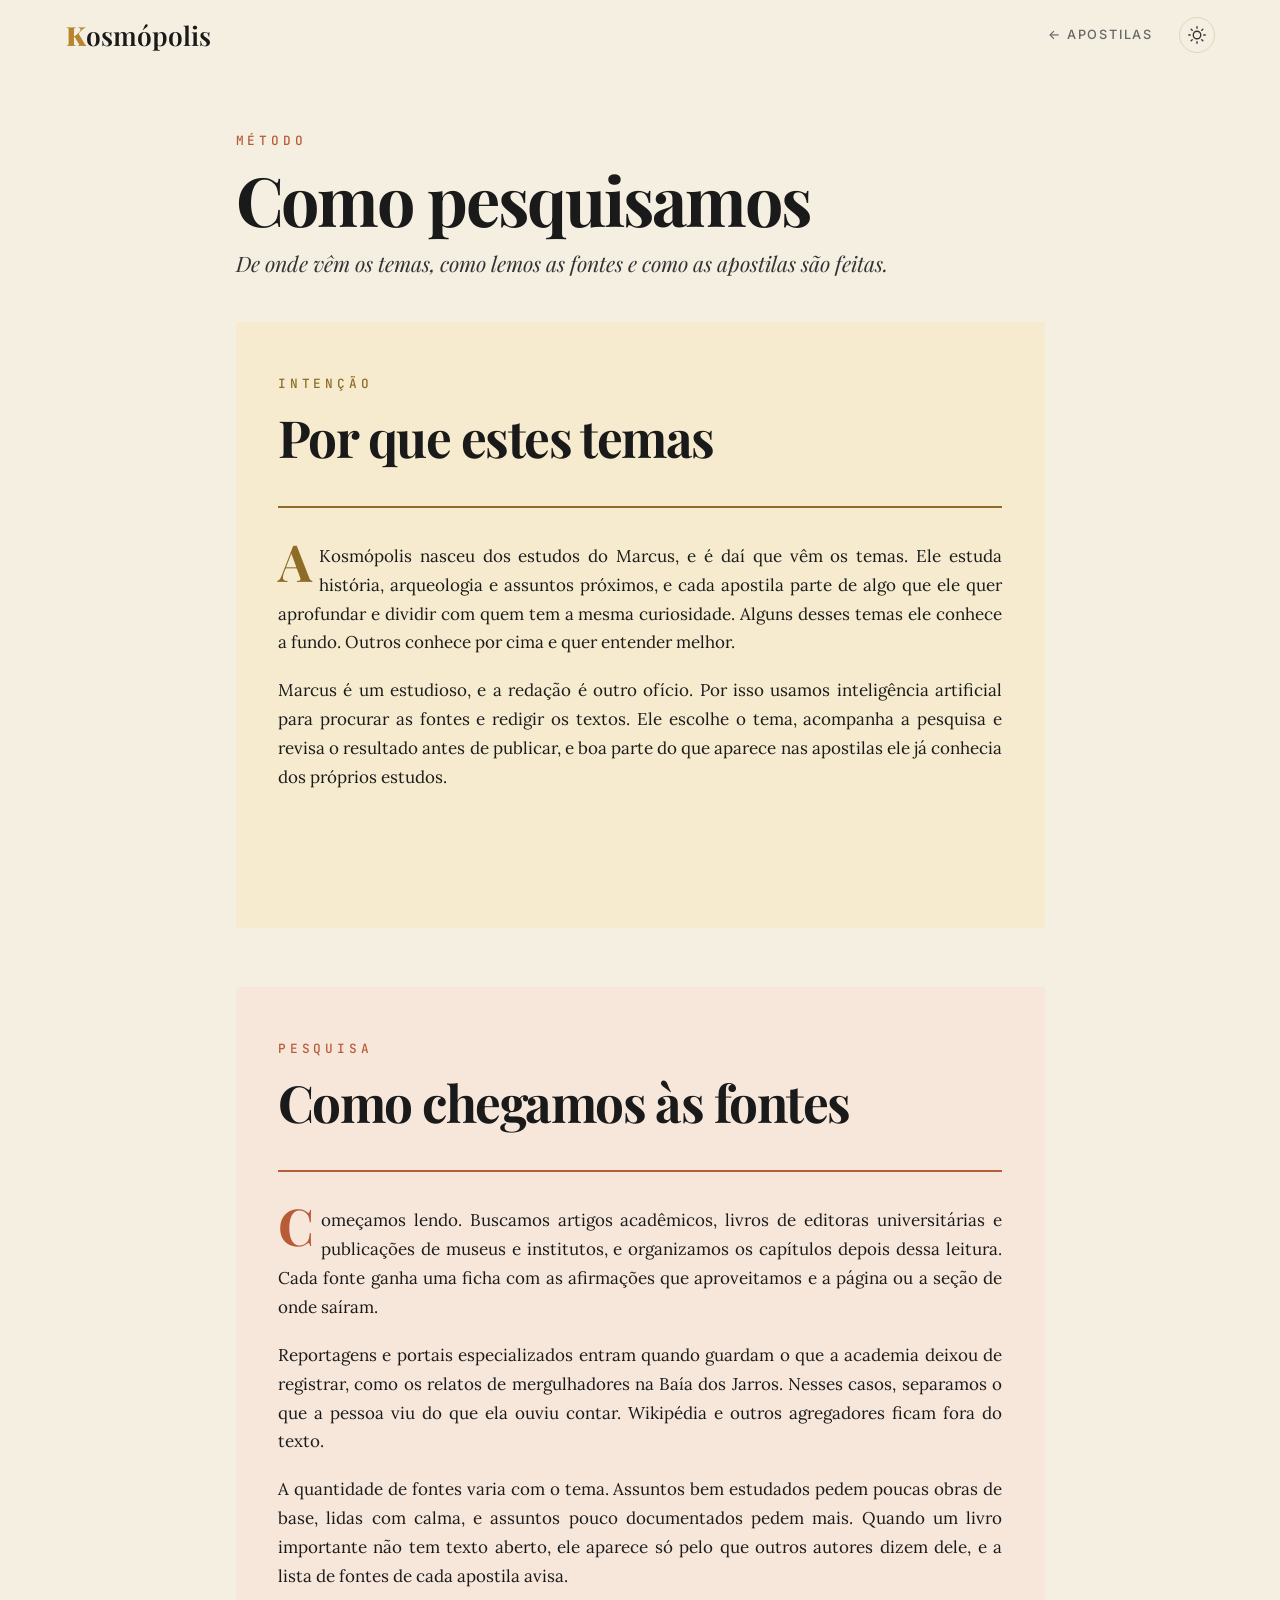
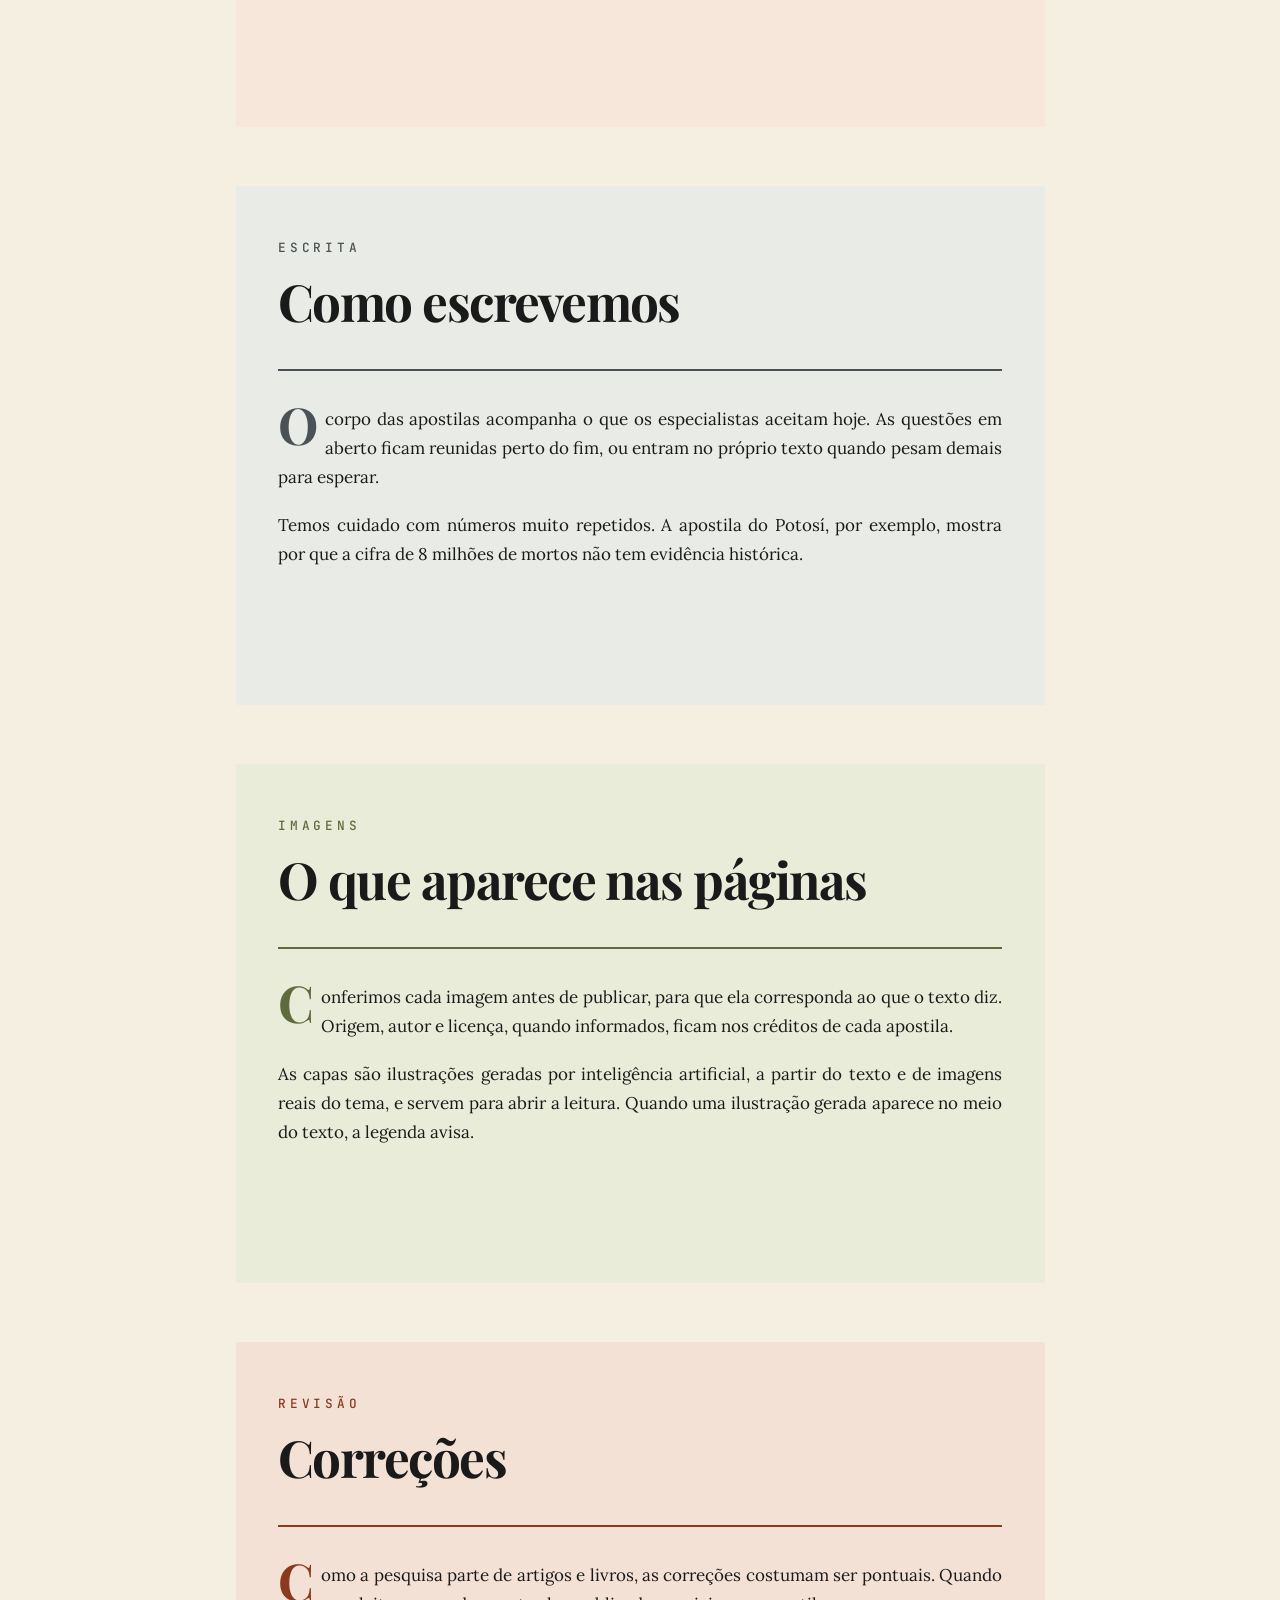
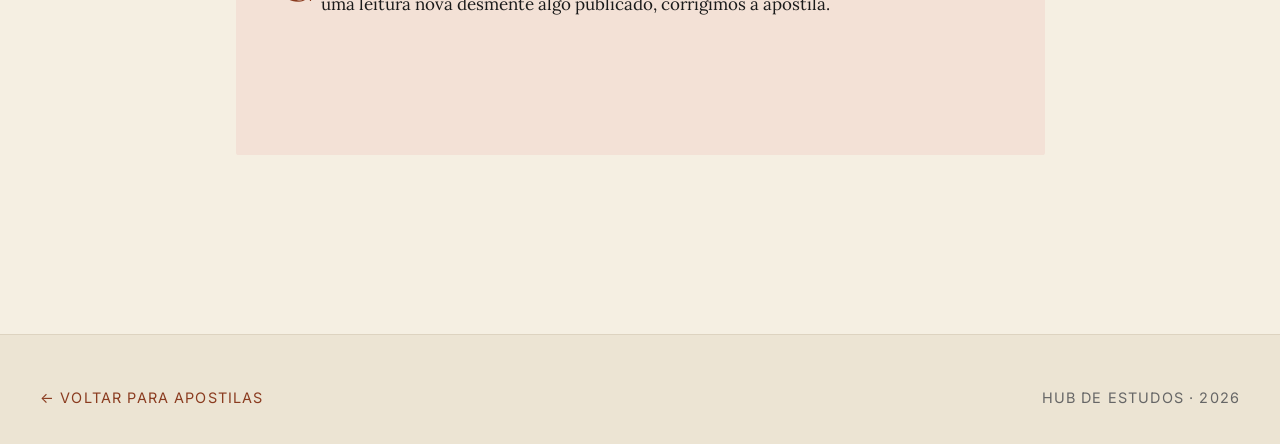
<file: como-pesquisamos/index.html>
<!doctype html>
<html lang="pt-BR">
<head>
<meta charset="utf-8">
<meta name="viewport" content="width=device-width, initial-scale=1">
<title>Como pesquisamos · Kosmópolis</title>
<meta name="description" content="De onde vêm os temas, como lemos as fontes e como as apostilas são feitas.">
<meta property="og:title" content="Como pesquisamos">
<meta property="og:description" content="De onde vêm os temas, como lemos as fontes e como as apostilas são feitas.">
<meta property="og:type" content="article">
<meta property="og:url" content="https://marcusgoms.github.io/hub-de-estudos/como-pesquisamos/">
<link rel="icon" type="image/svg+xml" href="../identidade/favicon.svg">
<link rel="preconnect" href="https://fonts.googleapis.com">
<link rel="preconnect" href="https://fonts.gstatic.com" crossorigin>
<link href="https://fonts.googleapis.com/css2?family=Playfair+Display:ital,wght@0,400;0,600;0,700;0,900;1,400&family=Lora:ital,wght@0,400;0,500;0,600;1,400&family=Inter:wght@300;400;500;600;700&family=JetBrains+Mono:wght@400;500&display=swap" rel="stylesheet">
<link rel="stylesheet" href="../css/estilo.css?v=8">
<link rel="stylesheet" href="../css/estudo.css?v=19">
</head>
<body>

<header class="topo">
  <div class="topo-interior">
    <a class="topo-logo" href="../index.html"><span class="topo-logo-k">K</span>osmópolis</a>
    <div class="topo-direita">
      <nav class="topo-nav">
        <a href="../index.html">← Apostilas</a>
      </nav>
      <button class="tema-botao tema-desktop" type="button" aria-label="Alternar tema" title="Alternar tema claro/escuro">
        <svg class="tema-icone tema-icone-sol" viewBox="0 0 24 24" fill="none" stroke="currentColor" stroke-width="1.8" stroke-linecap="round" stroke-linejoin="round" aria-hidden="true"><circle cx="12" cy="12" r="5"/><path d="M12 1v2M12 21v2M4.22 4.22l1.42 1.42M18.36 18.36l1.42 1.42M1 12h2M21 12h2M4.22 19.78l1.42-1.42M18.36 5.64l1.42-1.42"/></svg>
        <svg class="tema-icone tema-icone-lua" viewBox="0 0 24 24" fill="none" stroke="currentColor" stroke-width="1.8" stroke-linecap="round" stroke-linejoin="round" aria-hidden="true"><path d="M21 12.79A9 9 0 1 1 11.21 3 7 7 0 0 0 21 12.79z"/></svg>
      </button>
    </div>
  </div>
</header>

<main class="pagina-metodo">
  <div class="pagina-metodo-cabeca">
    <div class="pagina-metodo-selo">Método</div>
    <h1>Como pesquisamos</h1>
    <p class="pagina-metodo-sub">De onde vêm os temas, como lemos as fontes e como as apostilas são feitas.</p>
  </div>

  <section class="capitulo capitulo--iii">
    <header class="capitulo-cabeca">
      <div class="capitulo-numero">Intenção</div>
      <h2 class="capitulo-titulo">Por que estes temas</h2>
    </header>
    <section class="topico topico--a">
      <div class="texto-cheio">
          <p>A Kosmópolis nasceu dos estudos do Marcus, e é daí que vêm os temas. Ele estuda história, arqueologia e assuntos próximos, e cada apostila parte de algo que ele quer aprofundar e dividir com quem tem a mesma curiosidade. Alguns desses temas ele conhece a fundo. Outros conhece por cima e quer entender melhor.</p>
          <p>Marcus é um estudioso, e a redação é outro ofício. Por isso usamos inteligência artificial para procurar as fontes e redigir os textos. Ele escolhe o tema, acompanha a pesquisa e revisa o resultado antes de publicar, e boa parte do que aparece nas apostilas ele já conhecia dos próprios estudos.</p>
      </div>
    </section>
  </section>

  <section class="capitulo capitulo--i">
    <header class="capitulo-cabeca">
      <div class="capitulo-numero">Pesquisa</div>
      <h2 class="capitulo-titulo">Como chegamos às fontes</h2>
    </header>
    <section class="topico topico--a">
      <div class="texto-cheio">
          <p>Começamos lendo. Buscamos artigos acadêmicos, livros de editoras universitárias e publicações de museus e institutos, e organizamos os capítulos depois dessa leitura. Cada fonte ganha uma ficha com as afirmações que aproveitamos e a página ou a seção de onde saíram.</p>
          <p>Reportagens e portais especializados entram quando guardam o que a academia deixou de registrar, como os relatos de mergulhadores na Baía dos Jarros. Nesses casos, separamos o que a pessoa viu do que ela ouviu contar. Wikipédia e outros agregadores ficam fora do texto.</p>
          <p>A quantidade de fontes varia com o tema. Assuntos bem estudados pedem poucas obras de base, lidas com calma, e assuntos pouco documentados pedem mais. Quando um livro importante não tem texto aberto, ele aparece só pelo que outros autores dizem dele, e a lista de fontes de cada apostila avisa.</p>
      </div>
    </section>
  </section>

  <section class="capitulo capitulo--ii">
    <header class="capitulo-cabeca">
      <div class="capitulo-numero">Escrita</div>
      <h2 class="capitulo-titulo">Como escrevemos</h2>
    </header>
    <section class="topico topico--a">
      <div class="texto-cheio">
          <p>O corpo das apostilas acompanha o que os especialistas aceitam hoje. As questões em aberto ficam reunidas perto do fim, ou entram no próprio texto quando pesam demais para esperar.</p>
          <p>Temos cuidado com números muito repetidos. A apostila do Potosí, por exemplo, mostra por que a cifra de 8 milhões de mortos não tem evidência histórica.</p>
      </div>
    </section>
  </section>

  <section class="capitulo capitulo--iv">
    <header class="capitulo-cabeca">
      <div class="capitulo-numero">Imagens</div>
      <h2 class="capitulo-titulo">O que aparece nas páginas</h2>
    </header>
    <section class="topico topico--a">
      <div class="texto-cheio">
          <p>Conferimos cada imagem antes de publicar, para que ela corresponda ao que o texto diz. Origem, autor e licença, quando informados, ficam nos créditos de cada apostila.</p>
          <p>As capas são ilustrações geradas por inteligência artificial, a partir do texto e de imagens reais do tema, e servem para abrir a leitura. Quando uma ilustração gerada aparece no meio do texto, a legenda avisa.</p>
      </div>
    </section>
  </section>

  <section class="capitulo capitulo--v">
    <header class="capitulo-cabeca">
      <div class="capitulo-numero">Revisão</div>
      <h2 class="capitulo-titulo">Correções</h2>
    </header>
    <section class="topico topico--a">
      <div class="texto-cheio">
          <p>Como a pesquisa parte de artigos e livros, as correções costumam ser pontuais. Quando uma leitura nova desmente algo publicado, corrigimos a apostila.</p>
      </div>
    </section>
  </section>

</main>

<footer class="rodape">
  <div class="rodape-interior">
    <span><a href="../index.html">← Voltar para apostilas</a></span>
    <span>Hub de estudos · 2026</span>
  </div>
</footer>

<script src="../js/estudo.js?v=10"></script>
</body>
</html>
</file>
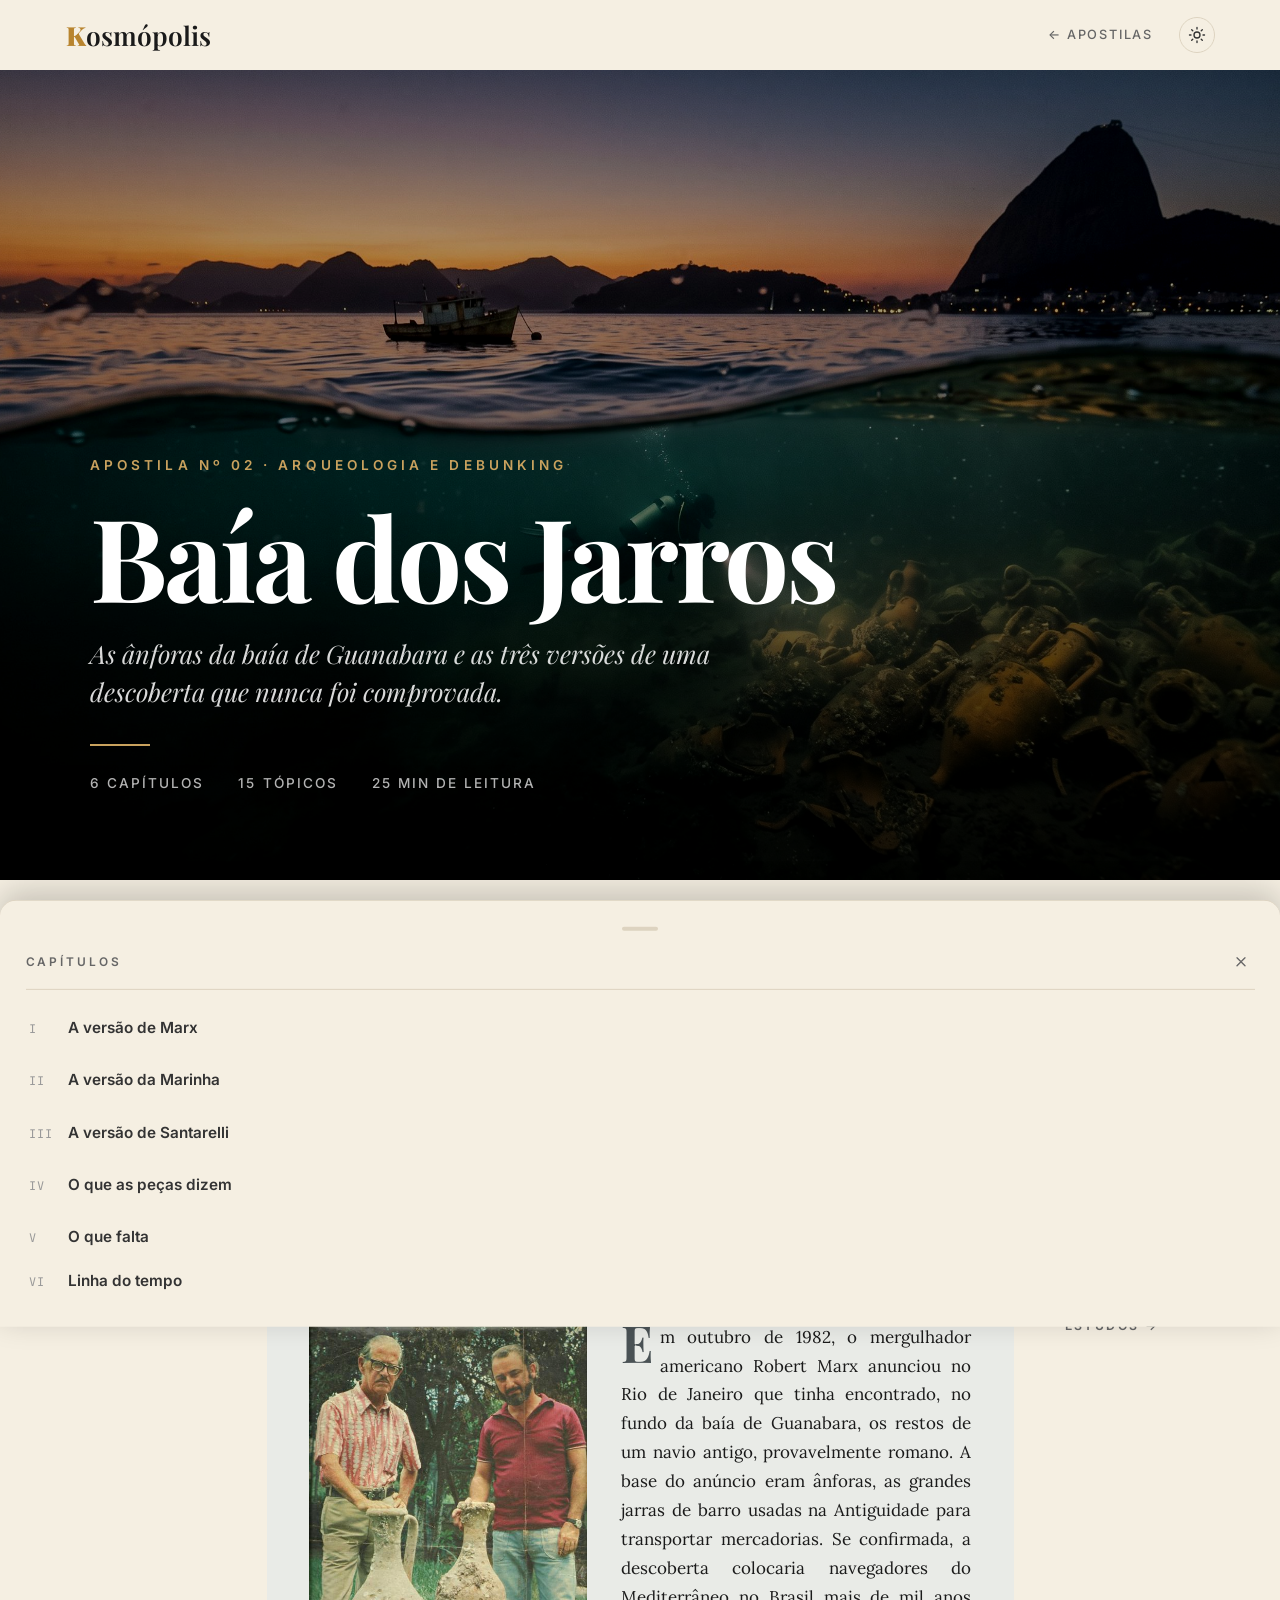
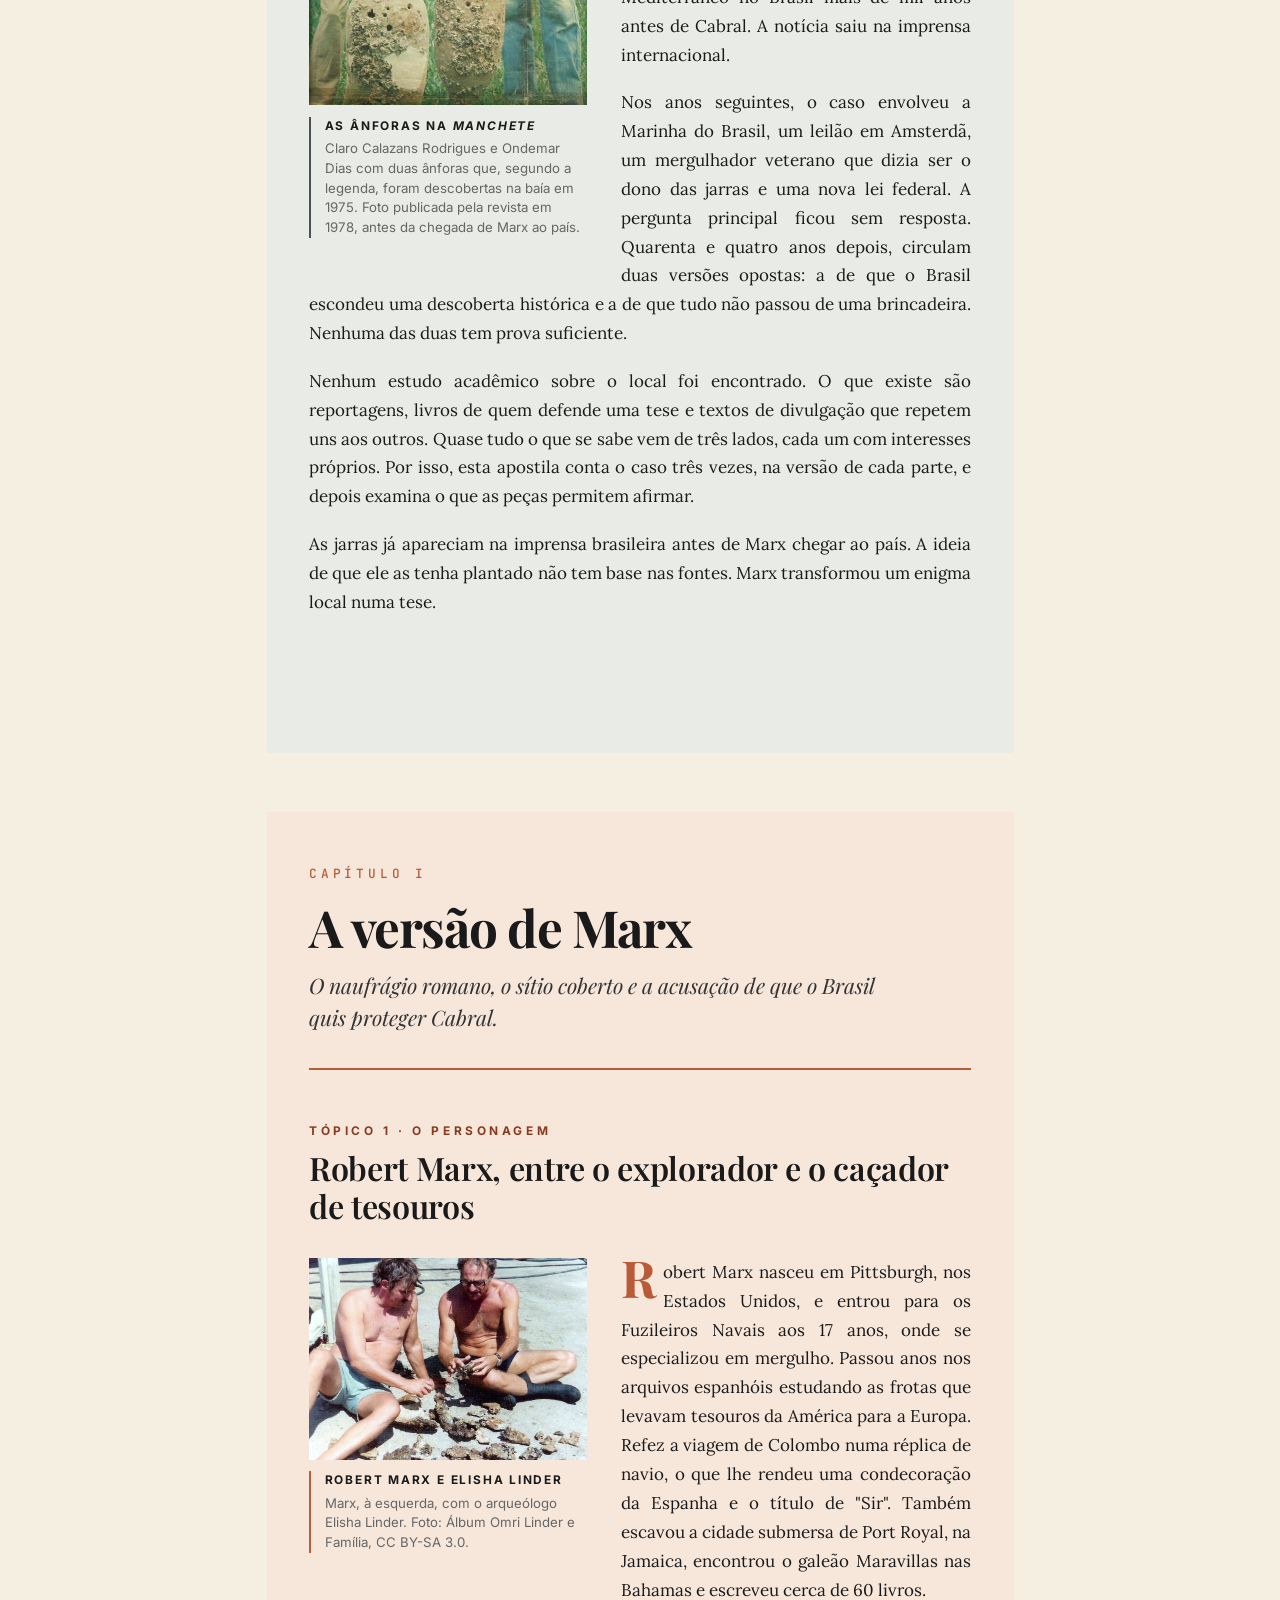
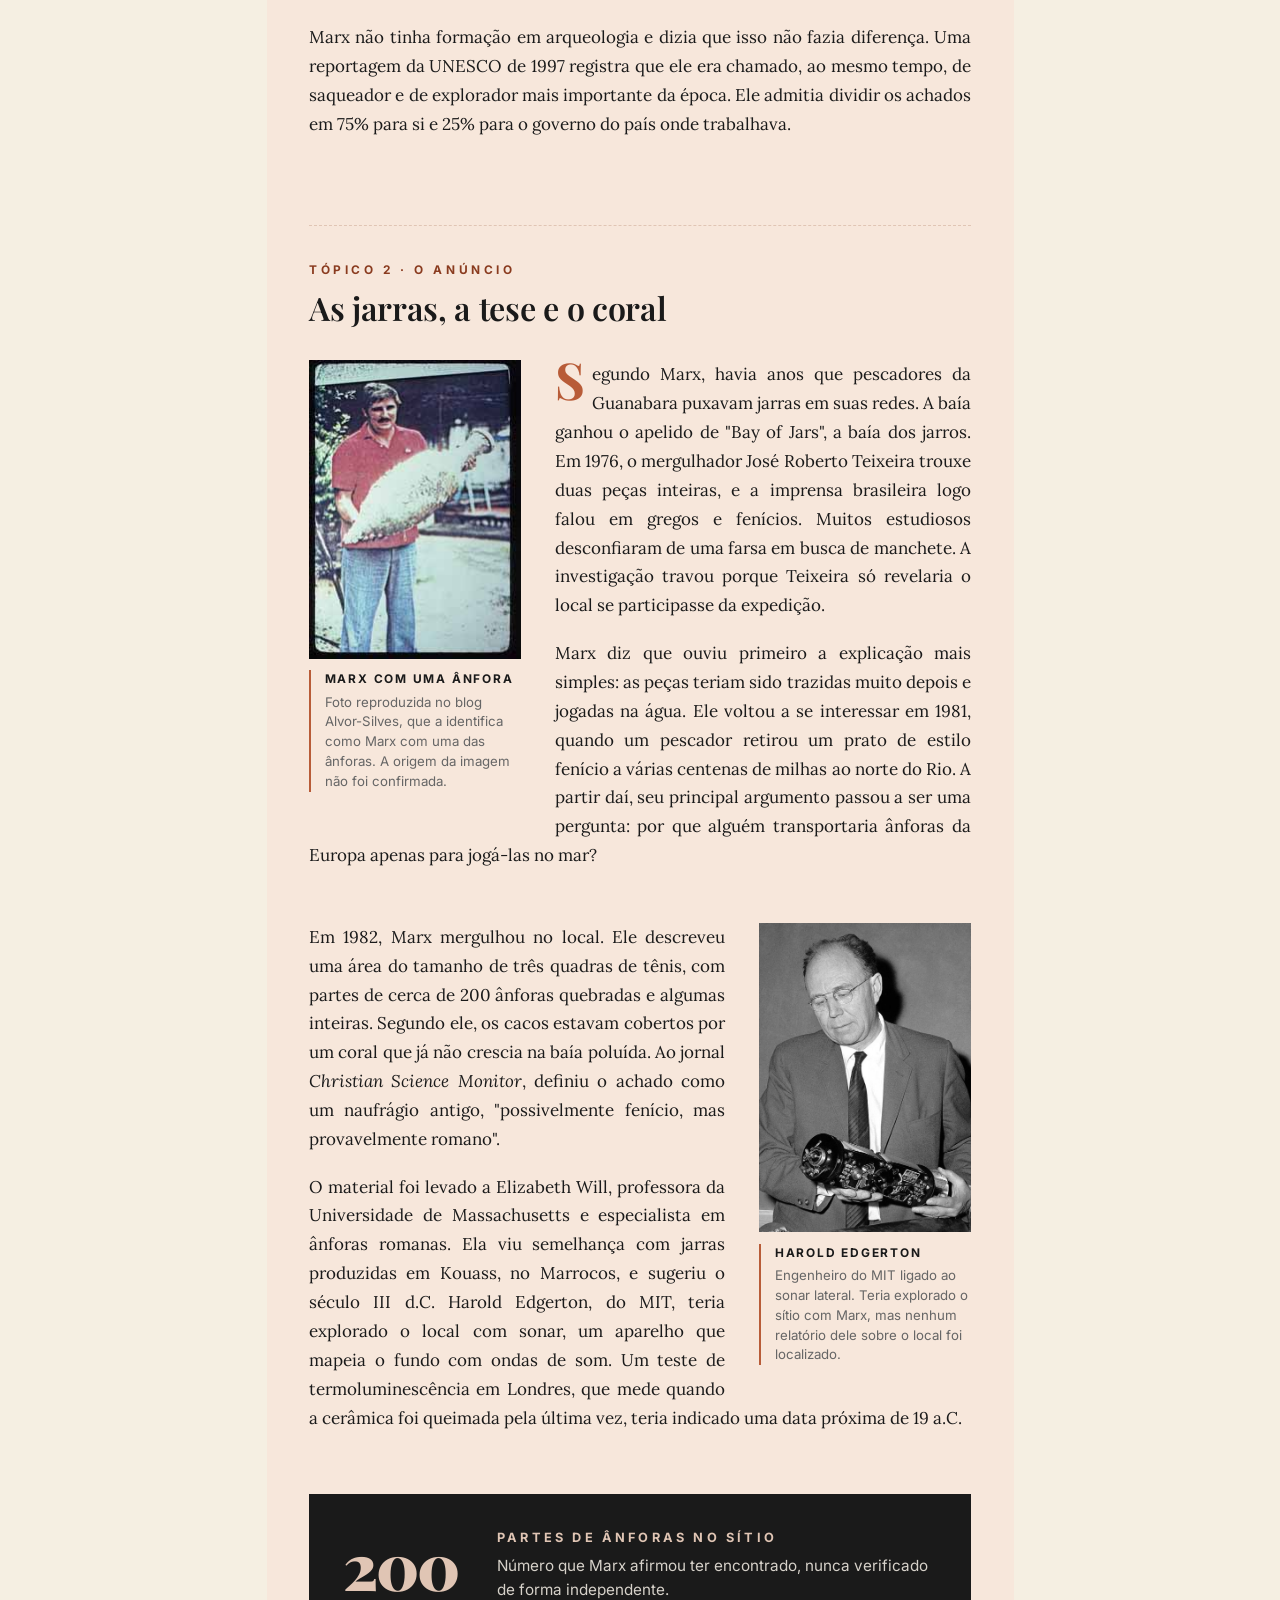
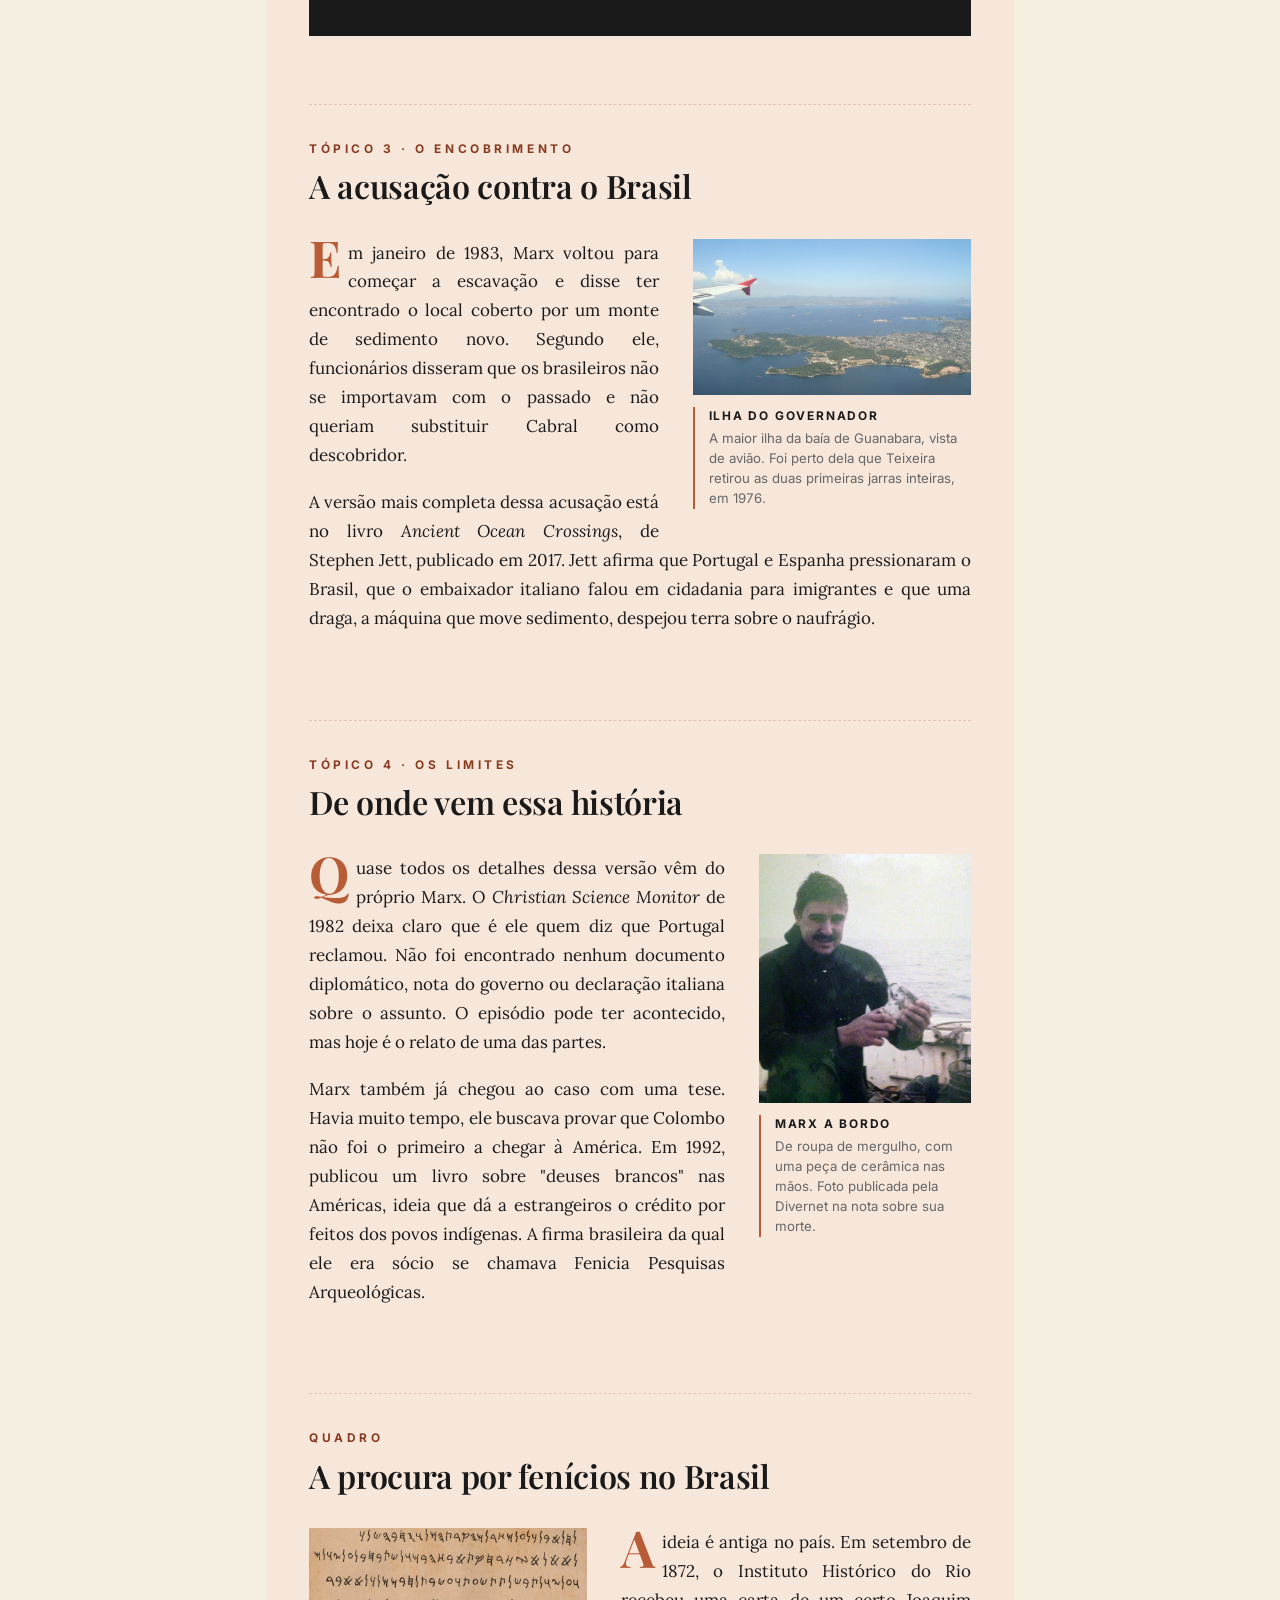
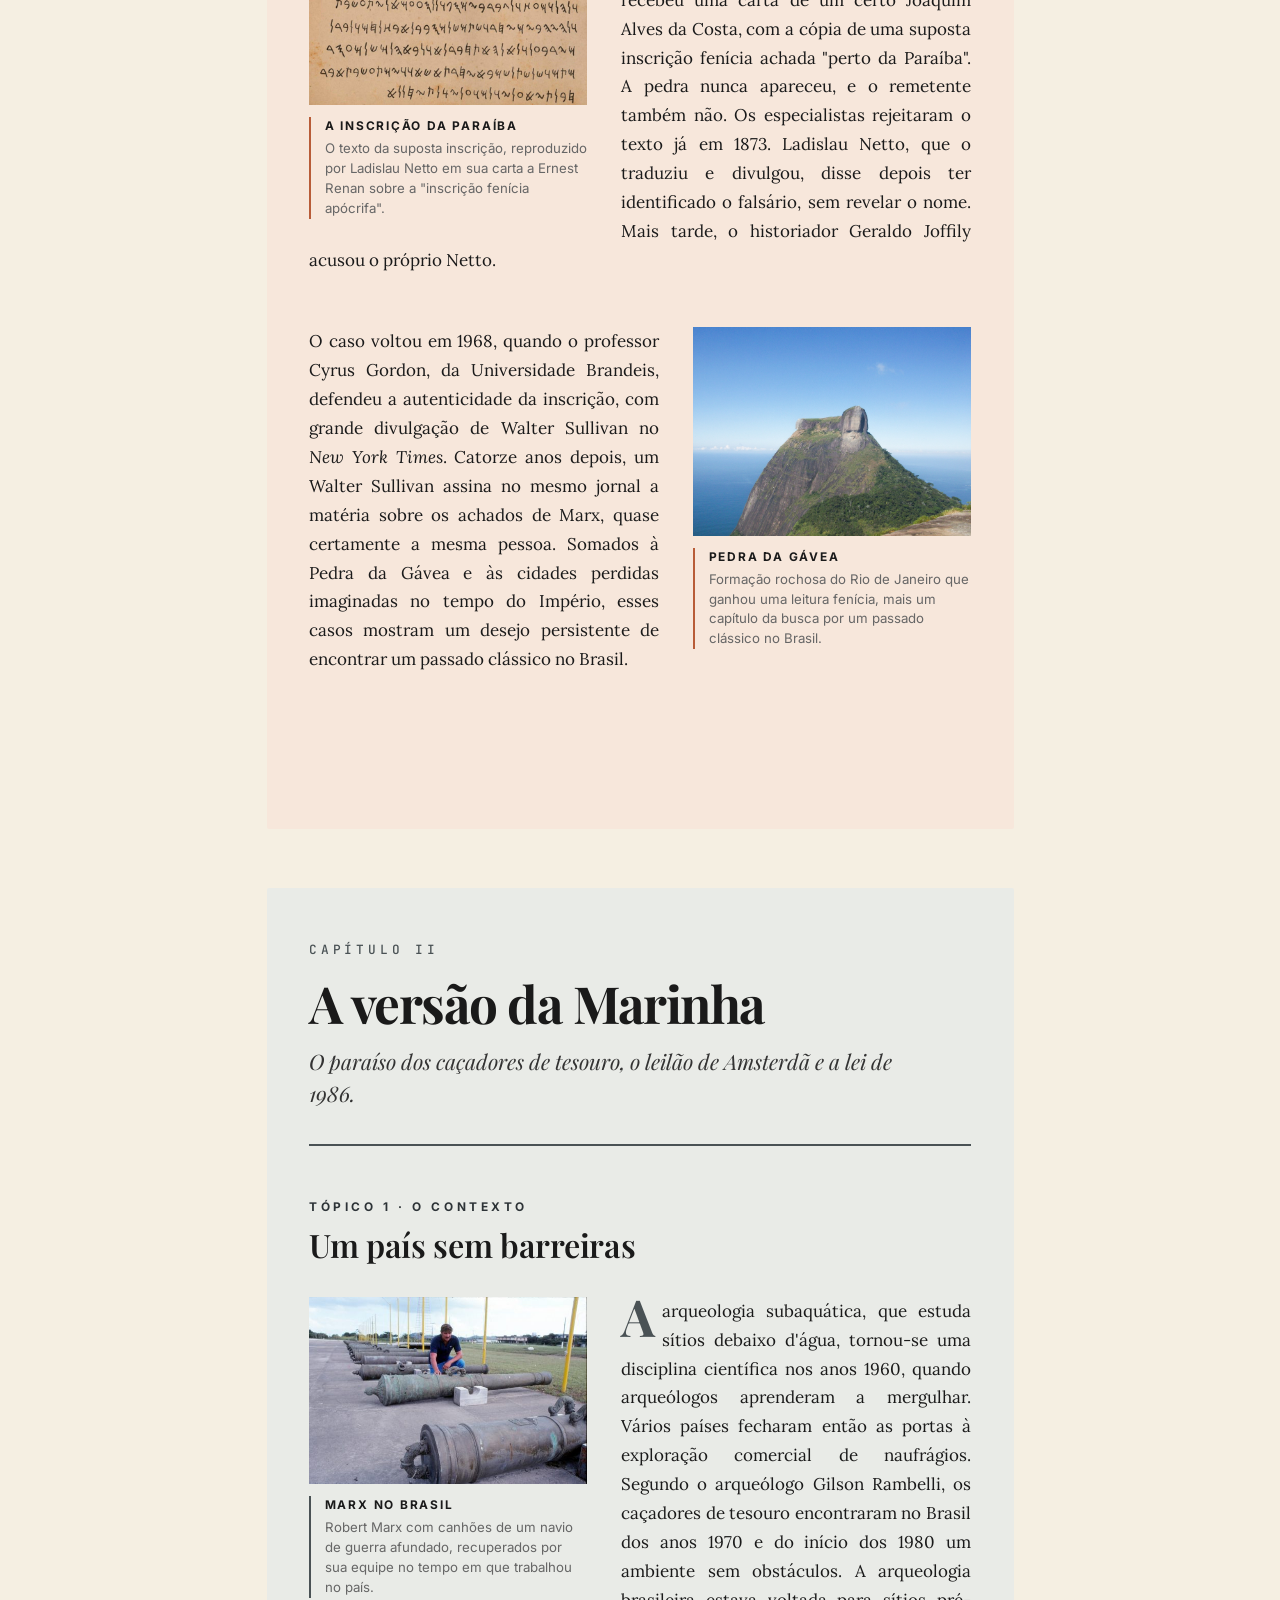
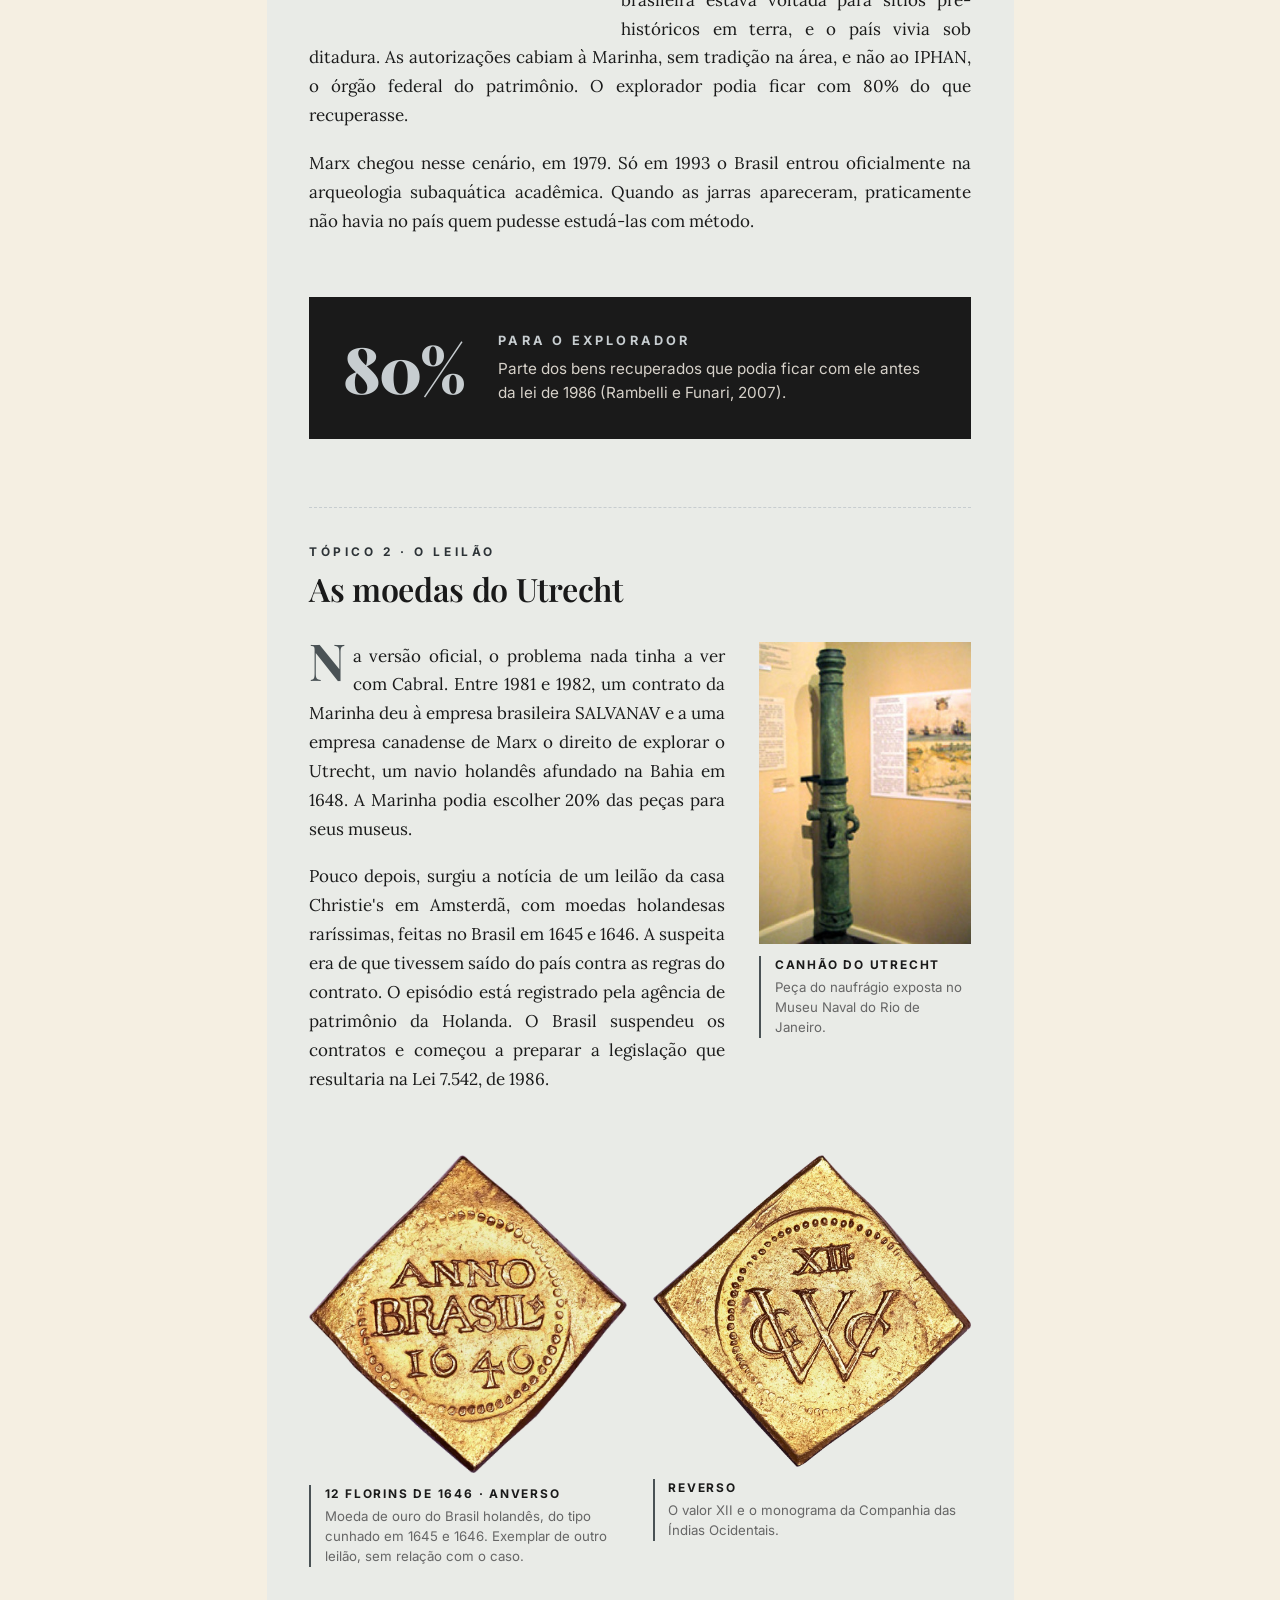
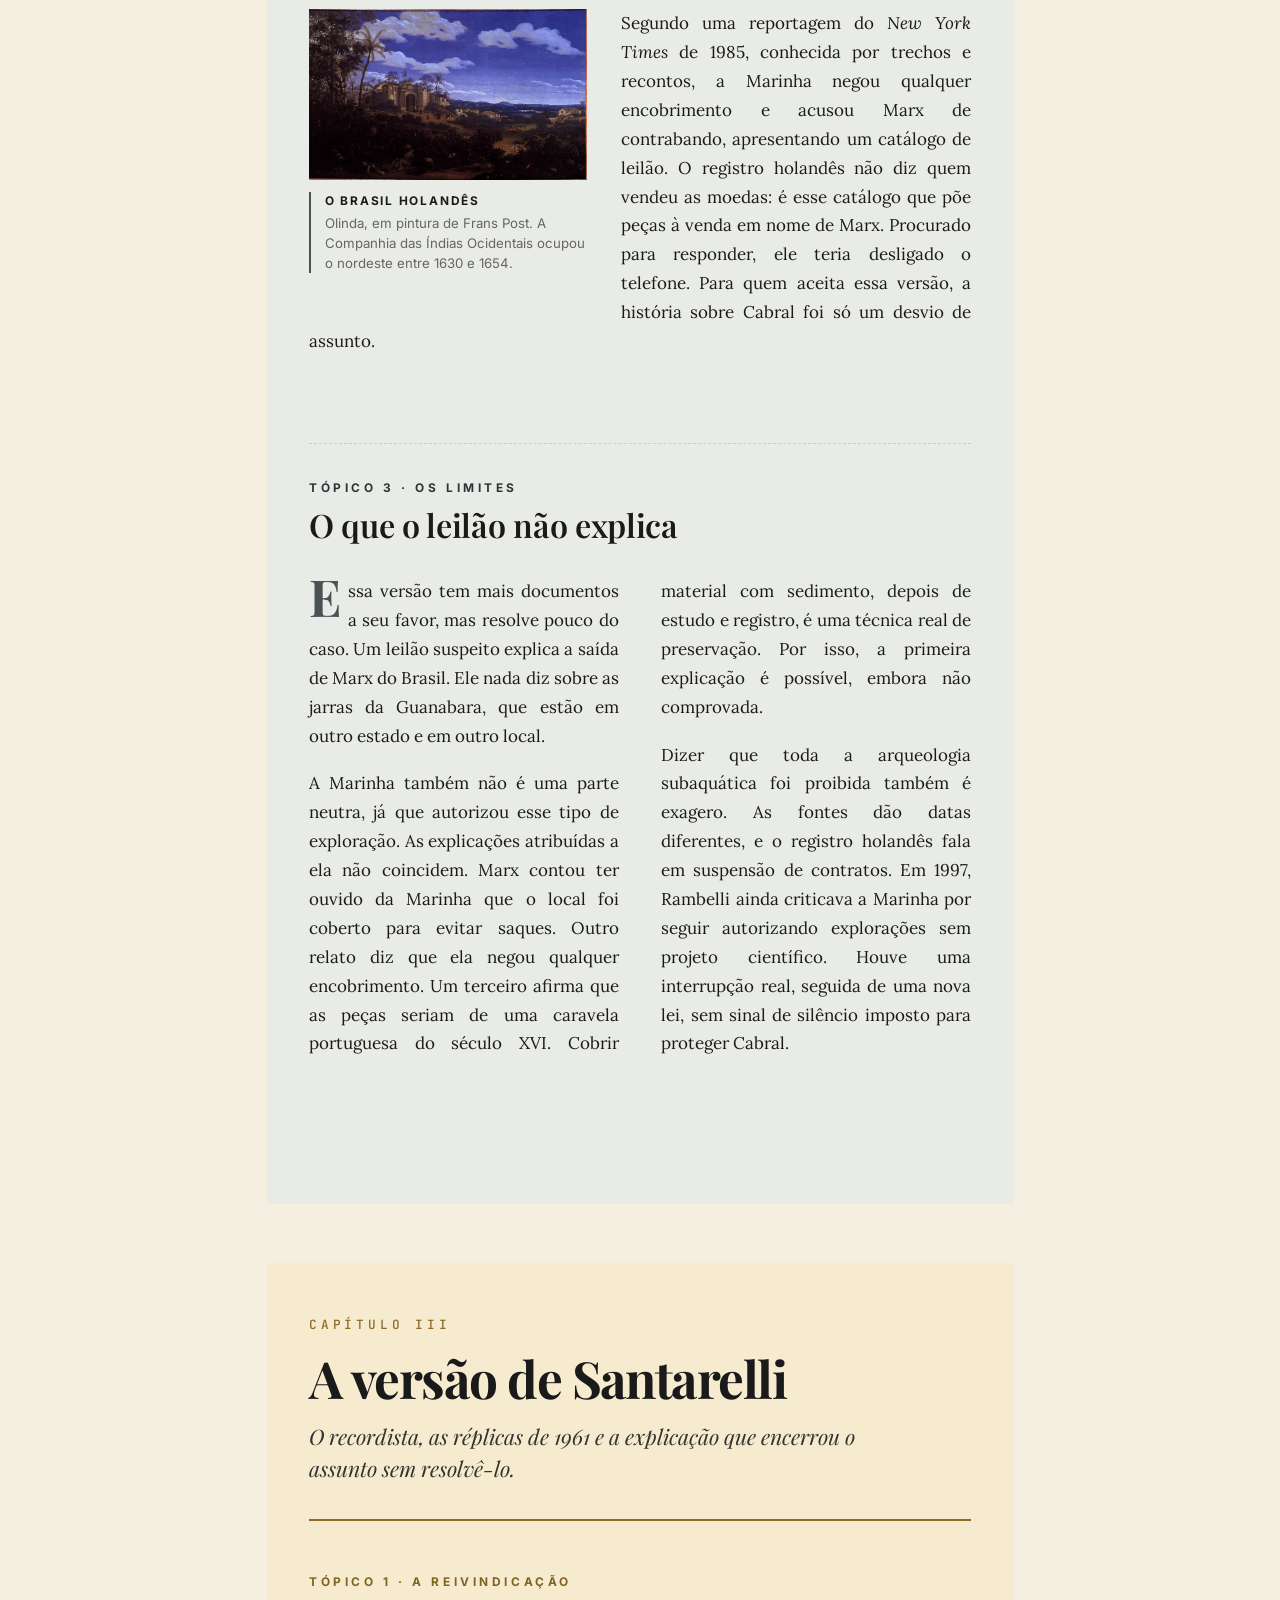
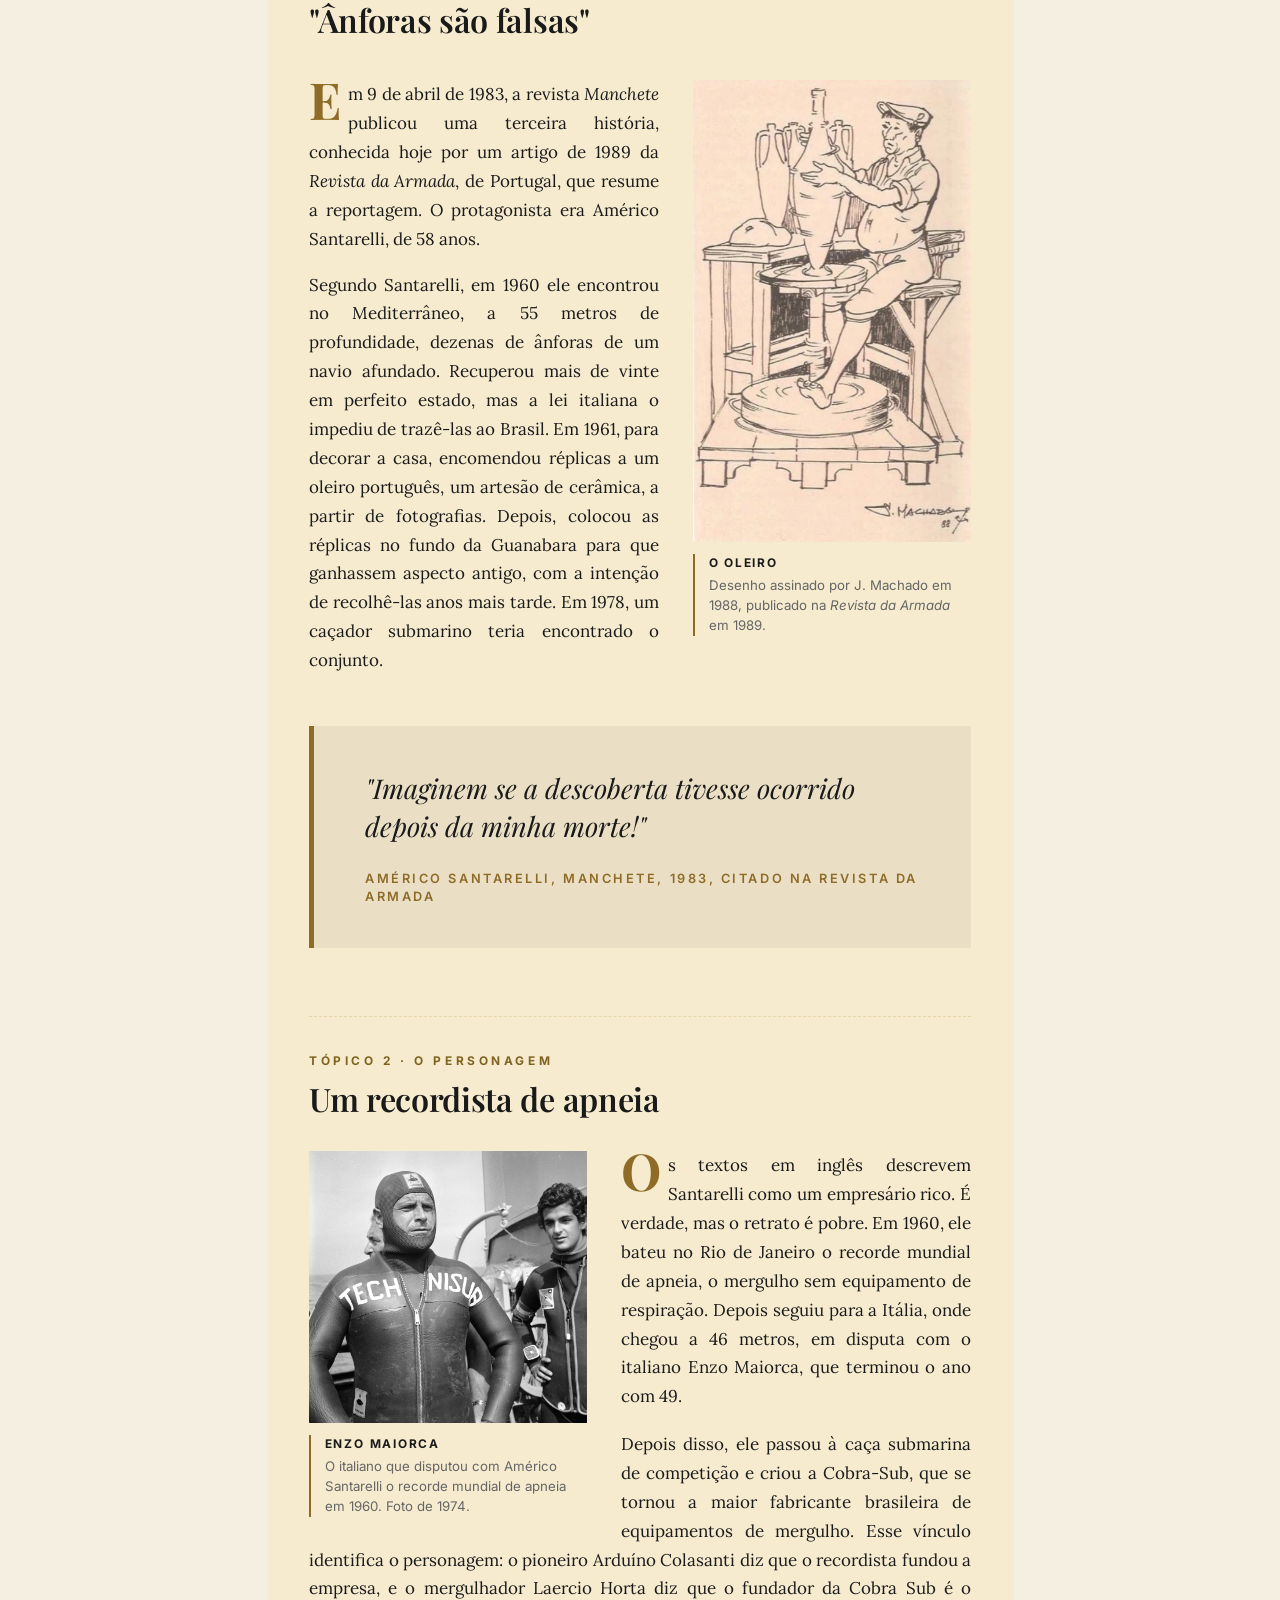
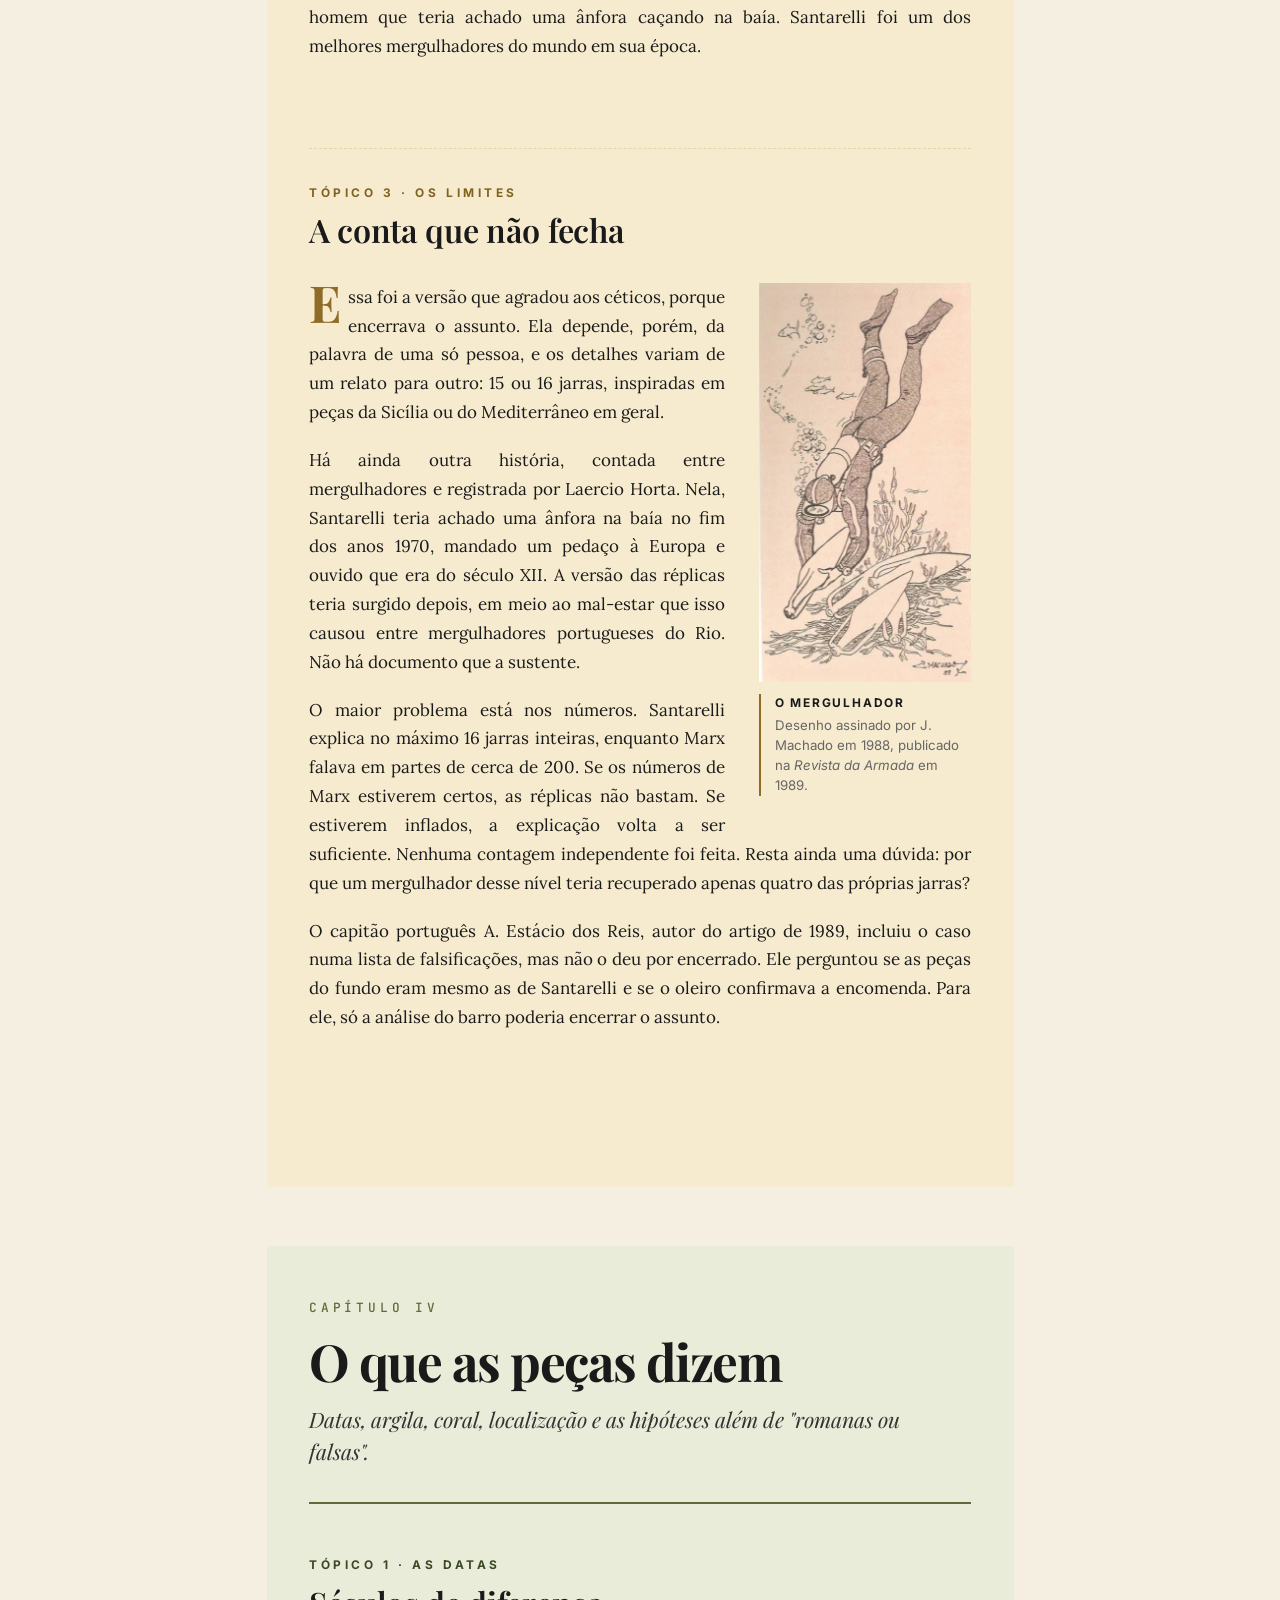
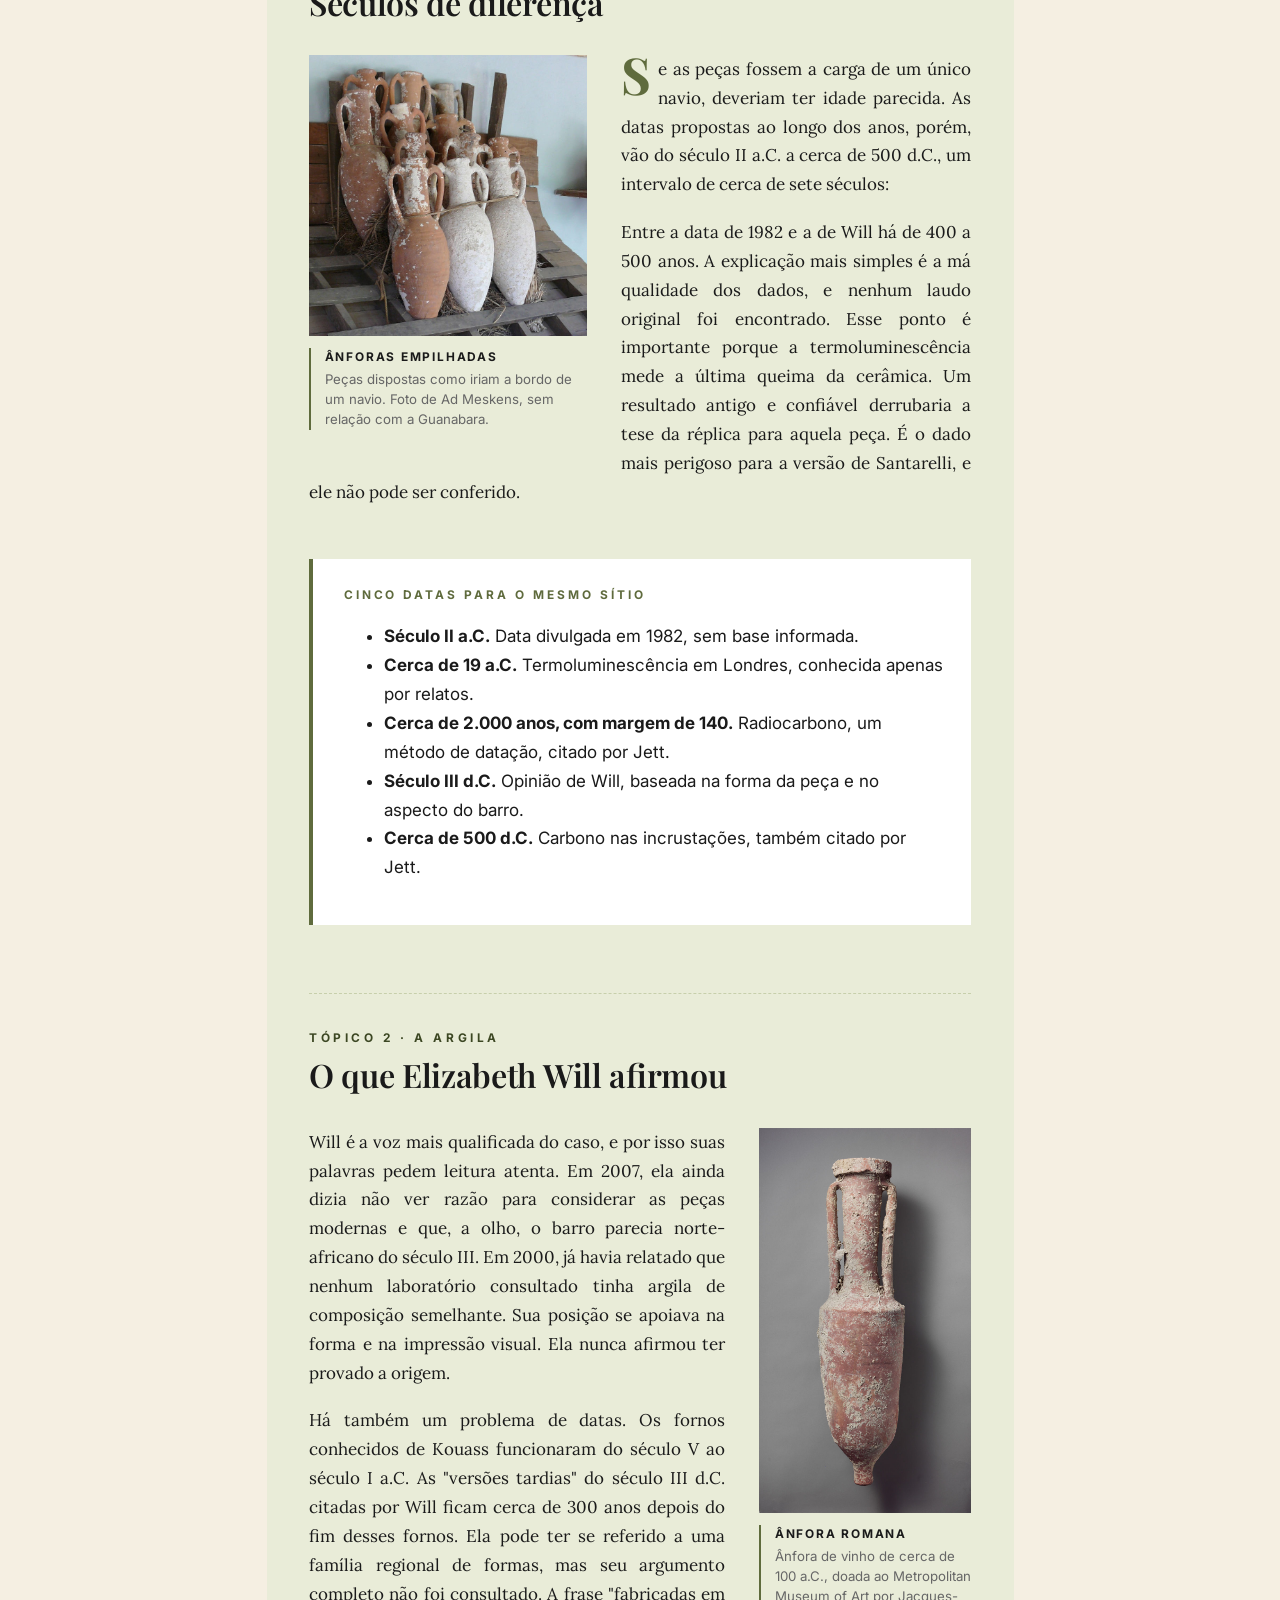
<file: estudos/baia-dos-jarros/index.html>
<!doctype html>
<html lang="pt-BR">
<head>
<meta charset="utf-8">
<meta name="viewport" content="width=device-width, initial-scale=1">
<title>Baía dos Jarros: as ânforas da Guanabara · Kosmópolis</title>
<meta name="description" content="As ânforas da baía de Guanabara e as três versões de uma descoberta que nunca foi comprovada.">
<meta property="og:title" content="Baía dos Jarros: as ânforas da Guanabara">
<meta property="og:description" content="As ânforas da baía de Guanabara e as três versões de uma descoberta que nunca foi comprovada.">
<meta property="og:type" content="article">
<meta property="og:url" content="https://marcusgoms.github.io/hub-de-estudos/estudos/baia-dos-jarros/">
<meta property="og:image" content="https://marcusgoms.github.io/hub-de-estudos/estudos/baia-dos-jarros/imagens/capa_ilustracao.jpg">
<meta name="twitter:card" content="summary_large_image">
<link rel="icon" type="image/svg+xml" href="../../identidade/favicon.svg">
<link rel="preconnect" href="https://fonts.googleapis.com">
<link rel="preconnect" href="https://fonts.gstatic.com" crossorigin>
<link href="https://fonts.googleapis.com/css2?family=Playfair+Display:ital,wght@0,400;0,600;0,700;0,900;1,400&family=Lora:ital,wght@0,400;0,500;0,600;1,400&family=Inter:wght@300;400;500;600;700&family=JetBrains+Mono:wght@400;500&display=swap" rel="stylesheet">
<link rel="stylesheet" href="../../css/estilo.css?v=8">
<link rel="stylesheet" href="../../css/estudo.css?v=19">
</head>
<body>

<header class="topo">
  <div class="topo-interior">
    <a class="topo-logo" href="../../index.html"><span class="topo-logo-k">K</span>osmópolis</a>
    <div class="topo-direita">
      <nav class="topo-nav">
        <a href="../../index.html">← Apostilas</a>
      </nav>
      <button class="tema-botao tema-desktop" type="button" aria-label="Alternar tema" title="Alternar tema claro/escuro">
        <svg class="tema-icone tema-icone-sol" viewBox="0 0 24 24" fill="none" stroke="currentColor" stroke-width="1.8" stroke-linecap="round" stroke-linejoin="round" aria-hidden="true"><circle cx="12" cy="12" r="4"/><path d="M12 2v2M12 20v2M4.93 4.93l1.41 1.41M17.66 17.66l1.41 1.41M2 12h2M20 12h2M4.93 19.07l1.41-1.41M17.66 6.34l1.41-1.41"/></svg>
        <svg class="tema-icone tema-icone-lua" viewBox="0 0 24 24" fill="none" stroke="currentColor" stroke-width="1.8" stroke-linecap="round" stroke-linejoin="round" aria-hidden="true"><path d="M21 12.79A9 9 0 1 1 11.21 3 7 7 0 0 0 21 12.79z"/></svg>
      </button>
    </div>
  </div>
</header>

<!-- ============================================================ -->
<!-- CAPA -->
<!-- ============================================================ -->

<section class="estudo-capa">
  <div class="estudo-capa-fundo" style="background-image: url('imagens/capa_ilustracao.jpg');"></div>
  <div class="estudo-capa-gradiente"></div>
  <div class="estudo-capa-conteudo">
    <div class="estudo-capa-selo">Apostila Nº 02 · Arqueologia e debunking</div>
    <h1>Baía dos Jarros</h1>
    <p class="estudo-capa-sub">As ânforas da baía de Guanabara e as três versões de uma descoberta que nunca foi comprovada.</p>
    <div class="estudo-capa-linha"></div>
    <div class="estudo-capa-meta">
      <span>6 capítulos</span>
      <span>15 tópicos</span>
      <span>25 min de leitura</span>
    </div>
  </div>
</section>

<!-- ============================================================ -->
<!-- CORPO -->
<!-- ============================================================ -->

<div class="estudo-layout" id="capitulos">

  <!-- NAVEGAÇÃO LATERAL -->
  <aside class="estudo-nav">
    <div class="estudo-nav-titulo">Capítulos</div>
    <ol class="nav-capitulos">
      <li data-cap="cap-1">
        <a href="#cap-1" class="nav-cap">A versão de Marx</a>
        <ul class="nav-topicos">
          <li><a href="#cap-1-top-1">O Personagem</a></li>
          <li><a href="#cap-1-top-2">O Anúncio</a></li>
          <li><a href="#cap-1-top-3">O Encobrimento</a></li>
          <li><a href="#cap-1-top-4">Os Limites</a></li>
        </ul>
      </li>
      <li data-cap="cap-2">
        <a href="#cap-2" class="nav-cap">A versão da Marinha</a>
        <ul class="nav-topicos">
          <li><a href="#cap-2-top-1">O Contexto</a></li>
          <li><a href="#cap-2-top-2">O Leilão</a></li>
          <li><a href="#cap-2-top-3">Os Limites</a></li>
        </ul>
      </li>
      <li data-cap="cap-3">
        <a href="#cap-3" class="nav-cap">A versão de Santarelli</a>
        <ul class="nav-topicos">
          <li><a href="#cap-3-top-1">A Reivindicação</a></li>
          <li><a href="#cap-3-top-2">O Personagem</a></li>
          <li><a href="#cap-3-top-3">Os Limites</a></li>
        </ul>
      </li>
      <li data-cap="cap-4">
        <a href="#cap-4" class="nav-cap">O que as peças dizem</a>
        <ul class="nav-topicos">
          <li><a href="#cap-4-top-1">As Datas</a></li>
          <li><a href="#cap-4-top-2">A Argila</a></li>
          <li><a href="#cap-4-top-3">O Coral e o Local</a></li>
          <li><a href="#cap-4-top-4">As Hipóteses</a></li>
          <li><a href="#cap-4-top-5">A Viagem</a></li>
        </ul>
      </li>
      <li data-cap="cap-5">
        <a href="#cap-5" class="nav-cap">O que falta</a>
      </li>
      <li data-cap="linha-do-tempo"><a href="#linha-do-tempo" class="nav-cap">Linha do tempo</a></li>
    </ol>
  </aside>

  <!-- CONTEÚDO -->
  <main class="estudo-corpo">

    <!-- ========== APRESENTAÇÃO ========== -->
    <section class="capitulo capitulo--ii" id="apresentacao">
      <header class="capitulo-cabeca">
        <div class="capitulo-numero">Apresentação</div>
        <h2 class="capitulo-titulo">O caso das ânforas da Guanabara</h2>
        <p class="capitulo-resumo">Em 1982, um mergulhador americano anunciou um naufrágio romano no Rio. Quarenta e quatro anos depois, três versões disputam o caso, e nenhuma delas tem prova suficiente.</p>
      </header>

      <section class="topico topico--a" id="apresentacao-conteudo">
        <div class="texto-flutuante">
          <figure class="figura-float-esquerda">
            <img src="imagens/varredura_anforas-guanabara_1.jpg" width="540" height="742" loading="lazy" decoding="async" alt="Claro Calazans Rodrigues e Ondemar Dias, de pé ao ar livre, com as mãos sobre duas ânforas altas cobertas de incrustações">
            <div class="figura-legenda">
              <strong>As ânforas na <em>Manchete</em></strong>
              Claro Calazans Rodrigues e Ondemar Dias com duas ânforas que, segundo a legenda, foram descobertas na baía em 1975. Foto publicada pela revista em 1978, antes da chegada de Marx ao país.
            </div>
          </figure>
          <p>Em outubro de 1982, o mergulhador americano Robert Marx anunciou no Rio de Janeiro que tinha encontrado, no fundo da baía de Guanabara, os restos de um navio antigo, provavelmente romano. A base do anúncio eram ânforas, as grandes jarras de barro usadas na Antiguidade para transportar mercadorias. Se confirmada, a descoberta colocaria navegadores do Mediterrâneo no Brasil mais de mil anos antes de Cabral. A notícia saiu na imprensa internacional.</p>

          <p>Nos anos seguintes, o caso envolveu a Marinha do Brasil, um leilão em Amsterdã, um mergulhador veterano que dizia ser o dono das jarras e uma nova lei federal. A pergunta principal ficou sem resposta. Quarenta e quatro anos depois, circulam duas versões opostas: a de que o Brasil escondeu uma descoberta histórica e a de que tudo não passou de uma brincadeira. Nenhuma das duas tem prova suficiente.</p>

          <p>Nenhum estudo acadêmico sobre o local foi encontrado. O que existe são reportagens, livros de quem defende uma tese e textos de divulgação que repetem uns aos outros. Quase tudo o que se sabe vem de três lados, cada um com interesses próprios. Por isso, esta apostila conta o caso três vezes, na versão de cada parte, e depois examina o que as peças permitem afirmar.</p>
        </div>

        <div class="texto-cheio sem-dropcap">
          <p>As jarras já apareciam na imprensa brasileira antes de Marx chegar ao país. A ideia de que ele as tenha plantado não tem base nas fontes. Marx transformou um enigma local numa tese.</p>
        </div>
      </section>
    </section>

    <!-- ========== CAPÍTULO I ========== -->
    <section class="capitulo capitulo--i" id="cap-1">
      <header class="capitulo-cabeca">
        <div class="capitulo-numero">Capítulo I</div>
        <h2 class="capitulo-titulo">A versão de Marx</h2>
        <p class="capitulo-resumo">O naufrágio romano, o sítio coberto e a acusação de que o Brasil quis proteger Cabral.</p>
      </header>

      <!-- Tópico 1 -->
      <section class="topico topico--a" id="cap-1-top-1">
        <div class="topico-numero">Tópico 1 · O Personagem</div>
        <h3 class="topico-titulo">Robert Marx, entre o explorador e o caçador de tesouros</h3>

        <div class="texto-flutuante">
          <figure class="figura-float-esquerda">
            <img src="imagens/varredura_marx-linder_1.jpg" width="909" height="660" loading="lazy" decoding="async" alt="Robert Marx e o arqueólogo Elisha Linder, sentados no chão, examinam fragmentos incrustados">
            <div class="figura-legenda">
              <strong>Robert Marx e Elisha Linder</strong>
              Marx, à esquerda, com o arqueólogo Elisha Linder. Foto: Álbum Omri Linder e Família, CC BY-SA 3.0.
            </div>
          </figure>
          <p>Robert Marx nasceu em Pittsburgh, nos Estados Unidos, e entrou para os Fuzileiros Navais aos 17 anos, onde se especializou em mergulho. Passou anos nos arquivos espanhóis estudando as frotas que levavam tesouros da América para a Europa. Refez a viagem de Colombo numa réplica de navio, o que lhe rendeu uma condecoração da Espanha e o título de "Sir". Também escavou a cidade submersa de Port Royal, na Jamaica, encontrou o galeão Maravillas nas Bahamas e escreveu cerca de 60 livros.</p>
          <p>Marx não tinha formação em arqueologia e dizia que isso não fazia diferença. Uma reportagem da UNESCO de 1997 registra que ele era chamado, ao mesmo tempo, de saqueador e de explorador mais importante da época. Ele admitia dividir os achados em 75% para si e 25% para o governo do país onde trabalhava.</p>
        </div>
      </section>

      <!-- Tópico 2 -->
      <section class="topico topico--b" id="cap-1-top-2">
        <div class="topico-numero">Tópico 2 · O Anúncio</div>
        <h3 class="topico-titulo">As jarras, a tese e o coral</h3>

        <div class="texto-flutuante">
          <figure class="figura-float-esquerda figura-pequena">
            <img src="imagens/varredura_marx_1.jpg" width="213" height="300" loading="lazy" decoding="async" alt="Robert Marx, de bigode, camisa vermelha e calça jeans, segurando nos braços uma ânfora incrustada">
            <div class="figura-legenda">
              <strong>Marx com uma ânfora</strong>
              Foto reproduzida no blog Alvor-Silves, que a identifica como Marx com uma das ânforas. A origem da imagem não foi confirmada.
            </div>
          </figure>
          <p>Segundo Marx, havia anos que pescadores da Guanabara puxavam jarras em suas redes. A baía ganhou o apelido de "Bay of Jars", a baía dos jarros. Em 1976, o mergulhador José Roberto Teixeira trouxe duas peças inteiras, e a imprensa brasileira logo falou em gregos e fenícios. Muitos estudiosos desconfiaram de uma farsa em busca de manchete. A investigação travou porque Teixeira só revelaria o local se participasse da expedição.</p>

          <p>Marx diz que ouviu primeiro a explicação mais simples: as peças teriam sido trazidas muito depois e jogadas na água. Ele voltou a se interessar em 1981, quando um pescador retirou um prato de estilo fenício a várias centenas de milhas ao norte do Rio. A partir daí, seu principal argumento passou a ser uma pergunta: por que alguém transportaria ânforas da Europa apenas para jogá-las no mar?</p>
        </div>

        <div class="texto-flutuante sem-dropcap">
          <figure class="figura-float-direita figura-pequena">
            <img src="imagens/varredura_edgerton_1_recorte.jpg" width="960" height="1401" loading="lazy" decoding="async" alt="Harold Edgerton, de terno e óculos, segurando um instrumento eletrônico cilíndrico">
            <div class="figura-legenda">
              <strong>Harold Edgerton</strong>
              Engenheiro do MIT ligado ao sonar lateral. Teria explorado o sítio com Marx, mas nenhum relatório dele sobre o local foi localizado.
            </div>
          </figure>
          <p>Em 1982, Marx mergulhou no local. Ele descreveu uma área do tamanho de três quadras de tênis, com partes de cerca de 200 ânforas quebradas e algumas inteiras. Segundo ele, os cacos estavam cobertos por um coral que já não crescia na baía poluída. Ao jornal <em>Christian Science Monitor</em>, definiu o achado como um naufrágio antigo, "possivelmente fenício, mas provavelmente romano".</p>

          <p>O material foi levado a Elizabeth Will, professora da Universidade de Massachusetts e especialista em ânforas romanas. Ela viu semelhança com jarras produzidas em Kouass, no Marrocos, e sugeriu o século III d.C. Harold Edgerton, do MIT, teria explorado o local com sonar, um aparelho que mapeia o fundo com ondas de som. Um teste de termoluminescência em Londres, que mede quando a cerâmica foi queimada pela última vez, teria indicado uma data próxima de 19 a.C.</p>
        </div>

        <div class="dado">
          <div class="dado-numero">200</div>
          <div class="dado-texto">
            <strong>PARTES DE ÂNFORAS NO SÍTIO</strong>
            Número que Marx afirmou ter encontrado, nunca verificado de forma independente.
          </div>
        </div>
      </section>

      <!-- Tópico 3 -->
      <section class="topico topico--c" id="cap-1-top-3">
        <div class="topico-numero">Tópico 3 · O Encobrimento</div>
        <h3 class="topico-titulo">A acusação contra o Brasil</h3>

        <div class="texto-flutuante">
          <figure class="figura-float-direita">
            <img src="imagens/varredura_guanabara_1.jpg" width="800" height="450" loading="lazy" decoding="async" alt="Vista de avião da Ilha do Governador e da baía de Guanabara">
            <div class="figura-legenda">
              <strong>Ilha do Governador</strong>
              A maior ilha da baía de Guanabara, vista de avião. Foi perto dela que Teixeira retirou as duas primeiras jarras inteiras, em 1976.
            </div>
          </figure>
          <p>Em janeiro de 1983, Marx voltou para começar a escavação e disse ter encontrado o local coberto por um monte de sedimento novo. Segundo ele, funcionários disseram que os brasileiros não se importavam com o passado e não queriam substituir Cabral como descobridor.</p>
          <p>A versão mais completa dessa acusação está no livro <em>Ancient Ocean Crossings</em>, de Stephen Jett, publicado em 2017. Jett afirma que Portugal e Espanha pressionaram o Brasil, que o embaixador italiano falou em cidadania para imigrantes e que uma draga, a máquina que move sedimento, despejou terra sobre o naufrágio.</p>
        </div>
      </section>

      <!-- Tópico 4 -->
      <section class="topico topico--a" id="cap-1-top-4">
        <div class="topico-numero">Tópico 4 · Os Limites</div>
        <h3 class="topico-titulo">De onde vem essa história</h3>

        <div class="texto-flutuante">
          <figure class="figura-float-direita figura-pequena">
            <img src="imagens/varredura_marx_3.jpg" width="579" height="680" loading="lazy" decoding="async" alt="Robert Marx, de roupa de mergulho, a bordo de um barco, segurando uma peça de cerâmica">
            <div class="figura-legenda">
              <strong>Marx a bordo</strong>
              De roupa de mergulho, com uma peça de cerâmica nas mãos. Foto publicada pela Divernet na nota sobre sua morte.
            </div>
          </figure>
          <p>Quase todos os detalhes dessa versão vêm do próprio Marx. O <em>Christian Science Monitor</em> de 1982 deixa claro que é ele quem diz que Portugal reclamou. Não foi encontrado nenhum documento diplomático, nota do governo ou declaração italiana sobre o assunto. O episódio pode ter acontecido, mas hoje é o relato de uma das partes.</p>

          <p>Marx também já chegou ao caso com uma tese. Havia muito tempo, ele buscava provar que Colombo não foi o primeiro a chegar à América. Em 1992, publicou um livro sobre "deuses brancos" nas Américas, ideia que dá a estrangeiros o crédito por feitos dos povos indígenas. A firma brasileira da qual ele era sócio se chamava Fenicia Pesquisas Arqueológicas.</p>
        </div>
      </section>

      <!-- Quadro fenícios -->
      <section class="topico topico--b" id="cap-1-quadro">
        <div class="topico-numero">Quadro</div>
        <h3 class="topico-titulo">A procura por fenícios no Brasil</h3>

        <div class="texto-flutuante">
          <figure class="figura-float-esquerda">
            <img src="imagens/ladislau_netto_4.jpg" srcset="imagens/ladislau_netto_4-800.jpg 800w, imagens/ladislau_netto_4.jpg 1600w" sizes="(max-width: 720px) 100vw, 400px" width="1600" height="1021" loading="lazy" decoding="async" alt="Linhas de caracteres fenícios da suposta inscrição da Paraíba, em página de livro">
            <div class="figura-legenda">
              <strong>A inscrição da Paraíba</strong>
              O texto da suposta inscrição, reproduzido por Ladislau Netto em sua carta a Ernest Renan sobre a "inscrição fenícia apócrifa".
            </div>
          </figure>
          <p>A ideia é antiga no país. Em setembro de 1872, o Instituto Histórico do Rio recebeu uma carta de um certo Joaquim Alves da Costa, com a cópia de uma suposta inscrição fenícia achada "perto da Paraíba". A pedra nunca apareceu, e o remetente também não. Os especialistas rejeitaram o texto já em 1873. Ladislau Netto, que o traduziu e divulgou, disse depois ter identificado o falsário, sem revelar o nome. Mais tarde, o historiador Geraldo Joffily acusou o próprio Netto.</p>
        </div>

        <div class="texto-flutuante sem-dropcap">
          <figure class="figura-float-direita">
            <img src="imagens/pedra_gavea_2.jpg" width="797" height="597" loading="lazy" decoding="async" alt="Pedra da Gávea vista da Pedra Bonita, com o mar ao fundo">
            <div class="figura-legenda">
              <strong>Pedra da Gávea</strong>
              Formação rochosa do Rio de Janeiro que ganhou uma leitura fenícia, mais um capítulo da busca por um passado clássico no Brasil.
            </div>
          </figure>
          <p>O caso voltou em 1968, quando o professor Cyrus Gordon, da Universidade Brandeis, defendeu a autenticidade da inscrição, com grande divulgação de Walter Sullivan no <em>New York Times</em>. Catorze anos depois, um Walter Sullivan assina no mesmo jornal a matéria sobre os achados de Marx, quase certamente a mesma pessoa. Somados à Pedra da Gávea e às cidades perdidas imaginadas no tempo do Império, esses casos mostram um desejo persistente de encontrar um passado clássico no Brasil.</p>
        </div>
      </section>
    </section>

    <!-- ========== CAPÍTULO II ========== -->
    <section class="capitulo capitulo--ii" id="cap-2">
      <header class="capitulo-cabeca">
        <div class="capitulo-numero">Capítulo II</div>
        <h2 class="capitulo-titulo">A versão da Marinha</h2>
        <p class="capitulo-resumo">O paraíso dos caçadores de tesouro, o leilão de Amsterdã e a lei de 1986.</p>
      </header>

      <!-- Tópico 1 -->
      <section class="topico topico--a" id="cap-2-top-1">
        <div class="topico-numero">Tópico 1 · O Contexto</div>
        <h3 class="topico-titulo">Um país sem barreiras</h3>

        <div class="texto-flutuante">
          <figure class="figura-float-esquerda">
            <img src="imagens/varredura_marx_5.jpg" width="542" height="365" loading="lazy" decoding="async" alt="Robert Marx agachado junto a uma fileira de canhões antigos num pátio">
            <div class="figura-legenda">
              <strong>Marx no Brasil</strong>
              Robert Marx com canhões de um navio de guerra afundado, recuperados por sua equipe no tempo em que trabalhou no país.
            </div>
          </figure>
          <p>A arqueologia subaquática, que estuda sítios debaixo d'água, tornou-se uma disciplina científica nos anos 1960, quando arqueólogos aprenderam a mergulhar. Vários países fecharam então as portas à exploração comercial de naufrágios. Segundo o arqueólogo Gilson Rambelli, os caçadores de tesouro encontraram no Brasil dos anos 1970 e do início dos 1980 um ambiente sem obstáculos. A arqueologia brasileira estava voltada para sítios pré-históricos em terra, e o país vivia sob ditadura. As autorizações cabiam à Marinha, sem tradição na área, e não ao IPHAN, o órgão federal do patrimônio. O explorador podia ficar com 80% do que recuperasse.</p>
          <p>Marx chegou nesse cenário, em 1979. Só em 1993 o Brasil entrou oficialmente na arqueologia subaquática acadêmica. Quando as jarras apareceram, praticamente não havia no país quem pudesse estudá-las com método.</p>
        </div>

        <div class="dado">
          <div class="dado-numero">80%</div>
          <div class="dado-texto">
            <strong>PARA O EXPLORADOR</strong>
            Parte dos bens recuperados que podia ficar com ele antes da lei de 1986 (Rambelli e Funari, 2007).
          </div>
        </div>
      </section>

      <!-- Tópico 2 -->
      <section class="topico topico--b" id="cap-2-top-2">
        <div class="topico-numero">Tópico 2 · O Leilão</div>
        <h3 class="topico-titulo">As moedas do Utrecht</h3>

        <div class="texto-flutuante">
          <figure class="figura-float-direita figura-pequena">
            <img src="imagens/varredura_utrecht_2.jpg" width="308" height="440" loading="lazy" decoding="async" alt="Canhão de bronze esverdeado do Utrecht, de pé num museu, ao lado de um painel explicativo">
            <div class="figura-legenda">
              <strong>Canhão do Utrecht</strong>
              Peça do naufrágio exposta no Museu Naval do Rio de Janeiro.
            </div>
          </figure>
          <p>Na versão oficial, o problema nada tinha a ver com Cabral. Entre 1981 e 1982, um contrato da Marinha deu à empresa brasileira SALVANAV e a uma empresa canadense de Marx o direito de explorar o Utrecht, um navio holandês afundado na Bahia em 1648. A Marinha podia escolher 20% das peças para seus museus.</p>
          <p>Pouco depois, surgiu a notícia de um leilão da casa Christie's em Amsterdã, com moedas holandesas raríssimas, feitas no Brasil em 1645 e 1646. A suspeita era de que tivessem saído do país contra as regras do contrato. O episódio está registrado pela agência de patrimônio da Holanda. O Brasil suspendeu os contratos e começou a preparar a legislação que resultaria na Lei 7.542, de 1986.</p>
        </div>

        <div class="par-imagens">
          <figure class="figura">
            <img src="imagens/varredura_moedas-brasil-holandes_3_recorte.webp" srcset="imagens/varredura_moedas-brasil-holandes_3_recorte-800.webp 800w, imagens/varredura_moedas-brasil-holandes_3_recorte.webp 1000w" sizes="(max-width: 1080px) 100vw, 780px" width="1000" height="1000" loading="lazy" decoding="async" alt="Anverso de moeda de ouro em losango com a inscrição ANNO BRASIL 1646">
            <div class="figura-legenda">
              <strong>12 florins de 1646 · anverso</strong>
              Moeda de ouro do Brasil holandês, do tipo cunhado em 1645 e 1646. Exemplar de outro leilão, sem relação com o caso.
            </div>
          </figure>
          <figure class="figura">
            <img src="imagens/varredura_moedas-brasil-holandes_4_recorte.webp" width="999" height="980" loading="lazy" decoding="async" alt="Reverso de moeda de ouro em losango com o valor XII e o monograma da Companhia das Índias Ocidentais">
            <div class="figura-legenda">
              <strong>Reverso</strong>
              O valor XII e o monograma da Companhia das Índias Ocidentais.
            </div>
          </figure>
        </div>

        <div class="texto-flutuante sem-dropcap">
          <figure class="figura-float-esquerda">
            <img src="imagens/frans_post_olinda.jpg" srcset="imagens/frans_post_olinda-800.jpg 800w, imagens/frans_post_olinda.jpg 1282w" sizes="(max-width: 720px) 100vw, 400px" width="1282" height="787" loading="lazy" decoding="async" alt="Vista de Olinda, pintura de Frans Post, século XVII">
            <div class="figura-legenda">
              <strong>O Brasil Holandês</strong>
              Olinda, em pintura de Frans Post. A Companhia das Índias Ocidentais ocupou o nordeste entre 1630 e 1654.
            </div>
          </figure>
          <p>Segundo uma reportagem do <em>New York Times</em> de 1985, conhecida por trechos e recontos, a Marinha negou qualquer encobrimento e acusou Marx de contrabando, apresentando um catálogo de leilão. O registro holandês não diz quem vendeu as moedas: é esse catálogo que põe peças à venda em nome de Marx. Procurado para responder, ele teria desligado o telefone. Para quem aceita essa versão, a história sobre Cabral foi só um desvio de assunto.</p>
        </div>
      </section>

      <!-- Tópico 3 -->
      <section class="topico topico--c" id="cap-2-top-3">
        <div class="topico-numero">Tópico 3 · Os Limites</div>
        <h3 class="topico-titulo">O que o leilão não explica</h3>

        <div class="texto-colunas">
          <p>Essa versão tem mais documentos a seu favor, mas resolve pouco do caso. Um leilão suspeito explica a saída de Marx do Brasil. Ele nada diz sobre as jarras da Guanabara, que estão em outro estado e em outro local.</p>

          <p>A Marinha também não é uma parte neutra, já que autorizou esse tipo de exploração. As explicações atribuídas a ela não coincidem. Marx contou ter ouvido da Marinha que o local foi coberto para evitar saques. Outro relato diz que ela negou qualquer encobrimento. Um terceiro afirma que as peças seriam de uma caravela portuguesa do século XVI. Cobrir material com sedimento, depois de estudo e registro, é uma técnica real de preservação. Por isso, a primeira explicação é possível, embora não comprovada.</p>

          <p>Dizer que toda a arqueologia subaquática foi proibida também é exagero. As fontes dão datas diferentes, e o registro holandês fala em suspensão de contratos. Em 1997, Rambelli ainda criticava a Marinha por seguir autorizando explorações sem projeto científico. Houve uma interrupção real, seguida de uma nova lei, sem sinal de silêncio imposto para proteger Cabral.</p>
        </div>
      </section>
    </section>

    <!-- ========== CAPÍTULO III ========== -->
    <section class="capitulo capitulo--iii" id="cap-3">
      <header class="capitulo-cabeca">
        <div class="capitulo-numero">Capítulo III</div>
        <h2 class="capitulo-titulo">A versão de Santarelli</h2>
        <p class="capitulo-resumo">O recordista, as réplicas de 1961 e a explicação que encerrou o assunto sem resolvê-lo.</p>
      </header>

      <!-- Tópico 1 -->
      <section class="topico topico--a" id="cap-3-top-1">
        <div class="topico-numero">Tópico 1 · A Reivindicação</div>
        <h3 class="topico-titulo">"Ânforas são falsas"</h3>

        <div class="bloco-grid bloco-grid-texto-imagem">
          <figure class="figura">
            <img src="imagens/revista_armada_oleiro.jpg" width="455" height="756" loading="lazy" decoding="async" alt="Desenho de um oleiro modelando uma ânfora no torno, com outras ânforas prontas atrás dele">
            <div class="figura-legenda">
              <strong>O oleiro</strong>
              Desenho assinado por J. Machado em 1988, publicado na <em>Revista da Armada</em> em 1989.
            </div>
          </figure>
          <div>
            <p>Em 9 de abril de 1983, a revista <em>Manchete</em> publicou uma terceira história, conhecida hoje por um artigo de 1989 da <em>Revista da Armada</em>, de Portugal, que resume a reportagem. O protagonista era Américo Santarelli, de 58 anos.</p>
            <p>Segundo Santarelli, em 1960 ele encontrou no Mediterrâneo, a 55 metros de profundidade, dezenas de ânforas de um navio afundado. Recuperou mais de vinte em perfeito estado, mas a lei italiana o impediu de trazê-las ao Brasil. Em 1961, para decorar a casa, encomendou réplicas a um oleiro português, um artesão de cerâmica, a partir de fotografias. Depois, colocou as réplicas no fundo da Guanabara para que ganhassem aspecto antigo, com a intenção de recolhê-las anos mais tarde. Em 1978, um caçador submarino teria encontrado o conjunto.</p>
          </div>
        </div>

        <div class="citacao">
          "Imaginem se a descoberta tivesse ocorrido depois da minha morte!"
          <span class="citacao-autor">Américo Santarelli, Manchete, 1983, citado na Revista da Armada</span>
        </div>
      </section>

      <!-- Tópico 2 -->
      <section class="topico topico--b" id="cap-3-top-2">
        <div class="topico-numero">Tópico 2 · O Personagem</div>
        <h3 class="topico-titulo">Um recordista de apneia</h3>

        <div class="texto-flutuante">
          <figure class="figura-float-esquerda">
            <img src="imagens/maiorca_apneia_1.jpg" width="960" height="939" loading="lazy" decoding="async" alt="Enzo Maiorca, recordista italiano de apneia, em Sorrento, 1974">
            <div class="figura-legenda">
              <strong>Enzo Maiorca</strong>
              O italiano que disputou com Américo Santarelli o recorde mundial de apneia em 1960. Foto de 1974.
            </div>
          </figure>
          <p>Os textos em inglês descrevem Santarelli como um empresário rico. É verdade, mas o retrato é pobre. Em 1960, ele bateu no Rio de Janeiro o recorde mundial de apneia, o mergulho sem equipamento de respiração. Depois seguiu para a Itália, onde chegou a 46 metros, em disputa com o italiano Enzo Maiorca, que terminou o ano com 49.</p>
          <p>Depois disso, ele passou à caça submarina de competição e criou a Cobra-Sub, que se tornou a maior fabricante brasileira de equipamentos de mergulho. Esse vínculo identifica o personagem: o pioneiro Arduíno Colasanti diz que o recordista fundou a empresa, e o mergulhador Laercio Horta diz que o fundador da Cobra Sub é o homem que teria achado uma ânfora caçando na baía. Santarelli foi um dos melhores mergulhadores do mundo em sua época.</p>
        </div>
      </section>

      <!-- Tópico 3 -->
      <section class="topico topico--c" id="cap-3-top-3">
        <div class="topico-numero">Tópico 3 · Os Limites</div>
        <h3 class="topico-titulo">A conta que não fecha</h3>

        <div class="texto-flutuante">
          <figure class="figura-float-direita figura-pequena">
            <img src="imagens/revista_armada_mergulhador.jpg" width="430" height="811" loading="lazy" decoding="async" alt="Desenho de um mergulhador descendo em direção a ânforas caídas no fundo do mar, entre corais">
            <div class="figura-legenda">
              <strong>O mergulhador</strong>
              Desenho assinado por J. Machado em 1988, publicado na <em>Revista da Armada</em> em 1989.
            </div>
          </figure>
          <p>Essa foi a versão que agradou aos céticos, porque encerrava o assunto. Ela depende, porém, da palavra de uma só pessoa, e os detalhes variam de um relato para outro: 15 ou 16 jarras, inspiradas em peças da Sicília ou do Mediterrâneo em geral.</p>

          <p>Há ainda outra história, contada entre mergulhadores e registrada por Laercio Horta. Nela, Santarelli teria achado uma ânfora na baía no fim dos anos 1970, mandado um pedaço à Europa e ouvido que era do século XII. A versão das réplicas teria surgido depois, em meio ao mal-estar que isso causou entre mergulhadores portugueses do Rio. Não há documento que a sustente.</p>

          <p>O maior problema está nos números. Santarelli explica no máximo 16 jarras inteiras, enquanto Marx falava em partes de cerca de 200. Se os números de Marx estiverem certos, as réplicas não bastam. Se estiverem inflados, a explicação volta a ser suficiente. Nenhuma contagem independente foi feita. Resta ainda uma dúvida: por que um mergulhador desse nível teria recuperado apenas quatro das próprias jarras?</p>

          <p>O capitão português A. Estácio dos Reis, autor do artigo de 1989, incluiu o caso numa lista de falsificações, mas não o deu por encerrado. Ele perguntou se as peças do fundo eram mesmo as de Santarelli e se o oleiro confirmava a encomenda. Para ele, só a análise do barro poderia encerrar o assunto.</p>
        </div>
      </section>
    </section>

    <!-- ========== CAPÍTULO IV ========== -->
    <section class="capitulo capitulo--iv" id="cap-4">
      <header class="capitulo-cabeca">
        <div class="capitulo-numero">Capítulo IV</div>
        <h2 class="capitulo-titulo">O que as peças dizem</h2>
        <p class="capitulo-resumo">Datas, argila, coral, localização e as hipóteses além de "romanas ou falsas".</p>
      </header>

      <!-- Tópico 1 -->
      <section class="topico topico--a" id="cap-4-top-1">
        <div class="topico-numero">Tópico 1 · As Datas</div>
        <h3 class="topico-titulo">Séculos de diferença</h3>

        <div class="texto-flutuante">
          <figure class="figura-float-esquerda">
            <img src="imagens/varredura_anforas_4.jpg" srcset="imagens/varredura_anforas_4-800.jpg 800w, imagens/varredura_anforas_4.jpg 1024w" sizes="(max-width: 720px) 100vw, 400px" width="1024" height="1035" loading="lazy" decoding="async" alt="Ânforas empilhadas em duas fileiras sobre um estrado de madeira, presas por cordas">
            <div class="figura-legenda">
              <strong>Ânforas empilhadas</strong>
              Peças dispostas como iriam a bordo de um navio. Foto de Ad Meskens, sem relação com a Guanabara.
            </div>
          </figure>
          <p>Se as peças fossem a carga de um único navio, deveriam ter idade parecida. As datas propostas ao longo dos anos, porém, vão do século II a.C. a cerca de 500 d.C., um intervalo de cerca de sete séculos:</p>
          <p>Entre a data de 1982 e a de Will há de 400 a 500 anos. A explicação mais simples é a má qualidade dos dados, e nenhum laudo original foi encontrado. Esse ponto é importante porque a termoluminescência mede a última queima da cerâmica. Um resultado antigo e confiável derrubaria a tese da réplica para aquela peça. É o dado mais perigoso para a versão de Santarelli, e ele não pode ser conferido.</p>
        </div>

        <div class="caixa">
          <div class="caixa-titulo">Cinco datas para o mesmo sítio</div>
          <ul>
            <li><strong>Século II a.C.</strong> Data divulgada em 1982, sem base informada.</li>
            <li><strong>Cerca de 19 a.C.</strong> Termoluminescência em Londres, conhecida apenas por relatos.</li>
            <li><strong>Cerca de 2.000 anos, com margem de 140.</strong> Radiocarbono, um método de datação, citado por Jett.</li>
            <li><strong>Século III d.C.</strong> Opinião de Will, baseada na forma da peça e no aspecto do barro.</li>
            <li><strong>Cerca de 500 d.C.</strong> Carbono nas incrustações, também citado por Jett.</li>
          </ul>
        </div>
      </section>

      <!-- Tópico 2 -->
      <section class="topico topico--b" id="cap-4-top-2">
        <div class="topico-numero">Tópico 2 · A Argila</div>
        <h3 class="topico-titulo">O que Elizabeth Will afirmou</h3>

        <div class="texto-flutuante sem-dropcap">
          <div class="figura-float-direita figura-pequena">
            <img src="imagens/anforas_met_1.jpg" srcset="imagens/anforas_met_1-800.jpg 800w, imagens/anforas_met_1.jpg 1100w" sizes="(max-width: 1080px) 100vw, 780px" width="1100" height="2000" loading="lazy" decoding="async" alt="Ânfora romana de vinho, alongada, com a superfície coberta de incrustações">
            <div class="figura-legenda">
              <strong>Ânfora romana</strong>
              Ânfora de vinho de cerca de 100 a.C., doada ao Metropolitan Museum of Art por Jacques-Yves Cousteau em 1953. Peça de outro contexto, sem relação com a Guanabara.
            </div>
          </div>

          <p>Will é a voz mais qualificada do caso, e por isso suas palavras pedem leitura atenta. Em 2007, ela ainda dizia não ver razão para considerar as peças modernas e que, a olho, o barro parecia norte-africano do século III. Em 2000, já havia relatado que nenhum laboratório consultado tinha argila de composição semelhante. Sua posição se apoiava na forma e na impressão visual. Ela nunca afirmou ter provado a origem.</p>

          <p>Há também um problema de datas. Os fornos conhecidos de Kouass funcionaram do século V ao século I a.C. As "versões tardias" do século III d.C. citadas por Will ficam cerca de 300 anos depois do fim desses fornos. Ela pode ter se referido a uma família regional de formas, mas seu argumento completo não foi consultado. A frase "fabricadas em Kouass", muito repetida, vai além do que ela afirmou.</p>
        </div>
      </section>

      <!-- Tópico 3 -->
      <section class="topico topico--c" id="cap-4-top-3">
        <div class="topico-numero">Tópico 3 · O Coral e o Local</div>
        <h3 class="topico-titulo">Dois argumentos frágeis</h3>

        <div class="texto-flutuante">
          <figure class="figura-float-esquerda figura-pequena">
            <img src="imagens/cracas_navio_1.jpg" srcset="imagens/cracas_navio_1-800.jpg 800w, imagens/cracas_navio_1.jpg 1600w" sizes="(max-width: 720px) 100vw, 300px" width="1600" height="1200" loading="lazy" decoding="async" alt="Casco vermelho de barco, fora da água, coberto de cracas">
            <div class="figura-legenda">
              <strong>Cracas em casco de barco</strong>
              Barco do mar Báltico. As cracas colonizam depressa qualquer superfície submersa.
            </div>
          </figure>
          <p>O argumento do coral serve aos dois lados, já que Santarelli diz ter jogado as jarras na água justamente para envelhecê-las. As cracas, pequenos animais marinhos que grudam em pedras e cascos, crescem depressa. Os 21 anos entre 1961 e 1982 bastariam, em princípio, para cobrir bem uma jarra. Coral duro preso à rocha, se a descrição estiver correta, seria outro caso, mas faltam dados de longo prazo para decidir.</p>
        </div>

        <div class="texto-flutuante sem-dropcap">
          <figure class="figura-float-direita figura-pequena">
            <img src="imagens/varredura_guanabara_5.jpg" srcset="imagens/varredura_guanabara_5-800.jpg 800w, imagens/varredura_guanabara_5.jpg 1000w" sizes="(max-width: 720px) 100vw, 300px" width="1000" height="1000" loading="lazy" decoding="async" alt="Imagem de satélite do Rio de Janeiro e da baía de Guanabara, com a água em preto">
            <div class="figura-legenda">
              <strong>A baía vista do espaço</strong>
              Imagem de satélite do Rio de Janeiro. A água aparece em preto, com a estreita entrada da baía ao sul.
            </div>
          </figure>
          <p>A localização também é incerta. Os relatos mencionam a Ilha do Governador, a Pedra do Xaréu e um ponto a 15 quilômetros da costa, com profundidade de 23 a 30 metros. A Guanabara tem cerca de 28 quilômetros de largura e profundidade média de 5,7 metros, e profundidades como essas parecem típicas do canal central. A Pedra do Xaréu não foi localizada em carta náutica, o mapa usado na navegação, o que ainda precisa ser verificado. Os relatos podem misturar dois pontos, e Teixeira não quis revelar onde mergulhou.</p>
        </div>

        <div class="dado">
          <div class="dado-numero">5,7<span class="dado-unidade">m</span></div>
          <div class="dado-texto">
            <strong>PROFUNDIDADE MÉDIA DA GUANABARA</strong>
            O sítio descrito por Marx estaria entre 23 e 30 metros, profundidades que parecem típicas do canal central da baía.
          </div>
        </div>
      </section>

      <!-- Tópico 4 -->
      <section class="topico topico--d" id="cap-4-top-4">
        <div class="topico-numero">Tópico 4 · As Hipóteses</div>
        <h3 class="topico-titulo">Além de romanas ou falsas</h3>

        <div class="texto-cheio">
          <p>O debate costuma se limitar a duas opções, mas há pelo menos cinco.</p>
        </div>

        <div class="caixa">
          <div class="caixa-titulo">Cinco hipóteses para as jarras</div>
          <ul>
            <li><strong>Naufrágio romano.</strong> Exigiria casco e contexto publicados, o que nunca apareceu.</li>
            <li><strong>Réplicas de 1961.</strong> Explicam poucas peças e dependem de um único testemunho.</li>
            <li><strong>Ânforas verdadeiras trazidas em tempos modernos.</strong> Por colecionadores ou como carga, foi a primeira explicação ouvida por Marx.</li>
            <li><strong>Jarras ibéricas da época colonial.</strong> São parecidas com ânforas, embora as peças do Rio sejam descritas com duas asas, raras nas jarras do tráfico americano. Um relato de mergulhadores fala ainda em uma caravela do século 16 junto à Ilha do Governador, de onde uma âncora de ferro teria sido retirada em 1993.</li>
            <li><strong>Depósito de porto.</strong> A baía recebeu navios por séculos, e seu fundo acumula descartes e oferendas. Um relato diz que um pescador quebrava as jarras por achar que eram de macumba.</li>
          </ul>
        </div>

        <div class="texto-cheio sem-dropcap">
          <p>As hipóteses não se excluem. Parte das peças pode ser de Santarelli, parte colonial e parte de origem desconhecida. O erro mais comum é tratar "as ânforas" como um conjunto único.</p>
        </div>
      </section>

      <!-- Quadro Canárias -->
      <section class="topico topico--e" id="cap-4-quadro">
        <div class="topico-numero">Quadro</div>
        <h3 class="topico-titulo">O caso paralelo das Canárias</h3>

        <div class="texto-flutuante">
          <figure class="figura-float-esquerda">
            <img src="imagens/la_graciosa_5.jpg" srcset="imagens/la_graciosa_5-800.jpg 800w, imagens/la_graciosa_5.jpg 1600w" sizes="(max-width: 720px) 100vw, 400px" width="1600" height="874" loading="lazy" decoding="async" alt="Ilha de La Graciosa no mar azul, vista do Mirador del Río, em Lanzarote">
            <div class="figura-legenda">
              <strong>La Graciosa, Canárias</strong>
              Em 1964, apareceu neste mar uma ânfora isolada. Ao contrário da Guanabara, o caso teve continuidade científica.
            </div>
          </figure>
          <p>O melhor paralelo vem do outro lado do Atlântico e não aparece nos textos consultados sobre a Guanabara. Em 1964, uma ânfora foi achada no mar junto à ilha de La Graciosa, nas Canárias, e outras surgiram depois. O debate seguiu um roteiro parecido. Houve entusiasmo com os romanos, uma manchete de 1980 dizendo que as peças eram do século XVI e levavam azeitonas à América, e um especialista admitindo que podiam ser do século III ou do XIX. Uma ânfora sumiu de um órgão público, e outras seis saíram ilegalmente com turistas.</p>
        </div>

        <div class="texto-flutuante sem-dropcap">
          <figure class="figura-float-direita">
            <img src="imagens/varredura_canarias_1.jpg" srcset="imagens/varredura_canarias_1-800.jpg 800w, imagens/varredura_canarias_1.jpg 1331w" sizes="(max-width: 720px) 100vw, 400px" width="1331" height="787" loading="lazy" decoding="async" alt="Quatro fotos de uma ânfora sendo escavada em terra vermelha, com escalas">
            <div class="figura-legenda">
              <strong>Ânfora em El Bebedero</strong>
              Quatro etapas da escavação de uma ânfora romana em El Bebedero, nas Canárias, em julho de 2022.
            </div>
          </figure>
          <p>A diferença está na continuidade da pesquisa. Em 1996, Gabriel Escribano e Alfredo Mederos revisaram o conjunto, e um estudo de 2024 na revista <em>PNAS</em> concluiu que os romanos provavelmente chegaram às ilhas por volta do século I a.C. Ali houve décadas de pesquisa pública e escavações em terra. No caso da Guanabara, a investigação parou em 1983.</p>
        </div>
      </section>

      <!-- Tópico 5 -->
      <section class="topico topico--a" id="cap-4-top-5">
        <div class="topico-numero">Tópico 5 · A Viagem</div>
        <h3 class="topico-titulo">Roma poderia ter chegado ao Rio?</h3>

        <div class="texto-flutuante">
          <figure class="figura-float-direita">
            <img src="imagens/lanse_meadows_1.jpg" srcset="imagens/lanse_meadows_1-800.jpg 800w, imagens/lanse_meadows_1.jpg 1600w" sizes="(max-width: 720px) 100vw, 400px" width="1600" height="1064" loading="lazy" decoding="async" alt="Escultura de silhuetas de nórdicos sobre rochas, acima de L'Anse aux Meadows, no Canadá">
            <div class="figura-legenda">
              <strong>L'Anse aux Meadows</strong>
              Escultura de nórdicos acima do sítio, na Terra Nova, no Canadá. A presença nórdica foi aceita porque ali há estruturas em terra e data precisa.
            </div>
          </figure>
          <p>A hipótese é possível. Roma manteve comércio intenso pela costa atlântica da Europa e chegou às Canárias, e o arqueólogo Richard Callaghan observa que, em períodos muito longos, navios à deriva pelo Atlântico não podem ser descartados. O império, porém, nunca teve vocação atlântica, e a possibilidade de um acidente não demonstra que ele ocorreu. No caso do Rio, o navio ainda precisaria atravessar o oceano e entrar por uma abertura de cerca de 1,5 quilômetro antes de se chocar com uma rocha dentro da baía.</p>
          <p>O padrão de prova é alto. A presença nórdica nas Américas foi aceita porque existe um sítio em terra, L'Anse aux Meadows, com construções e data precisa. Um estudo de 40 relatos de moedas antigas nas Américas não encontrou nenhum caso que servisse de prova.</p>
        </div>

        <div class="texto-cheio sem-dropcap">
          <p>Mesmo um naufrágio romano real teria sido um acidente sem consequência histórica. Não mudaria quem "descobriu" o Brasil, território habitado havia milhares de anos.</p>
        </div>
      </section>
    </section>

    <!-- ========== CAPÍTULO V ========== -->
    <section class="capitulo capitulo--v" id="cap-5">
      <header class="capitulo-cabeca">
        <div class="capitulo-numero">Capítulo V</div>
        <h2 class="capitulo-titulo">O que falta</h2>
        <p class="capitulo-resumo">As peças perdidas, os laudos ausentes e o que se pode afirmar hoje.</p>
      </header>

      <section class="topico topico--a" id="cap-5-conteudo">
        <div class="texto-flutuante">
          <figure class="figura-float-direita figura-pequena">
            <img src="imagens/varredura_edgerton_2.jpg" width="253" height="416" loading="lazy" decoding="async" alt="Harold Edgerton, de pé num barco, baixando uma sonda amarela de sonar na água, com prédios ao fundo">
            <div class="figura-legenda">
              <strong>Sonar de varredura lateral</strong>
              Harold Edgerton baixa uma sonda no rio Charles, em Boston. Levantar o fundo da baía com sonar é um dos passos que faltam.
            </div>
          </figure>
          <p>Em 1989, a <em>Revista da Armada</em> defendeu a análise do barro. Trinta e sete anos depois, não há sinal de que isso tenha sido feito, embora boa parte da questão pudesse ser resolvida com meios simples.</p>

          <p>O primeiro passo seria localizar as peças. As duas jarras de Teixeira foram entregues à Marinha, Will mantinha um fragmento até pelo menos 2007, e um blog afirma que as ânforas desapareceram, sem confirmação. Com uma amostra, a termoluminescência e a análise da argila indicariam se a peça foi queimada em 1961 ou na Antiguidade e de onde veio o barro. Depois, seria preciso encontrar os laudos de Londres e os relatórios de Edgerton, consultar as reportagens da época e localizar o sítio com carta náutica e sonar.</p>

          <p>Até lá, pode-se afirmar pouco. Existem jarras na baía de Guanabara desde pelo menos os anos 1970. Marx anunciou um naufrágio que nunca foi demonstrado. A Marinha tinha um motivo concreto para afastá-lo do Brasil. Santarelli ofereceu uma explicação que nunca foi verificada. As jarras, no meio dessa disputa, seguem sem o exame que poderia resolver o caso.</p>
        </div>
      </section>
    </section>

    <!-- ========== LINHA DO TEMPO ========== -->
    <section class="capitulo capitulo--iii" id="linha-do-tempo">
      <header class="capitulo-cabeca">
        <div class="capitulo-numero">Para consulta</div>
        <h2 class="capitulo-titulo">Linha do tempo</h2>
        <p class="capitulo-resumo">Os marcos do caso, da inscrição da Paraíba às dúvidas que seguem abertas, com uma explicação curta de cada um. Alguns não aparecem no texto da apostila.</p>
      </header>

      <section class="topico topico--a" id="linha-do-tempo-conteudo">
        <div class="subtitulo subtitulo-solto">Antes do caso</div>
        <ol class="marcos">
          <li class="marco">
            <span class="marco-data">Setembro de 1872</span>
            <p class="marco-texto"><strong>Inscrição da Paraíba.</strong> Uma carta leva ao Rio a cópia de um suposto texto fenício. A pedra nunca aparece, e o texto é rejeitado em 1873.</p>
          </li>
          <li class="marco">
            <span class="marco-data">1960</span>
            <p class="marco-texto"><strong>Américo Santarelli.</strong> Recordista mundial de apneia, diz ter achado ânforas no Mediterrâneo, mas a lei italiana o impede de trazê-las.</p>
          </li>
          <li class="marco">
            <span class="marco-data">1961</span>
            <p class="marco-texto"><strong>Réplicas na baía.</strong> Santarelli diz ter encomendado jarras a um oleiro português, lançado 15 ou 16 na água e recuperado só quatro.</p>
          </li>
          <li class="marco">
            <span class="marco-data">1967-1968</span>
            <p class="marco-texto"><strong>A inscrição volta.</strong> Cyrus Gordon, da Universidade Brandeis, defende o texto, divulgado no <em>New York Times</em>. Frank Moore Cross o refuta.</p>
          </li>
        </ol>
        <div class="subtitulo subtitulo-solto">As jarras aparecem</div>
        <ol class="marcos">
          <li class="marco">
            <span class="marco-data">1975</span>
            <p class="marco-texto"><strong>Achado na baía.</strong> Legenda da <em>Manchete</em> de 1978 dá esse ano para as ânforas mostradas por Claro Calazans Rodrigues e Ondemar Dias.</p>
          </li>
          <li class="marco">
            <span class="marco-data">1976</span>
            <p class="marco-texto"><strong>Jarras de Teixeira.</strong> O mergulhador José Roberto Teixeira retira duas ânforas inteiras perto da Ilha do Governador.</p>
          </li>
          <li class="marco">
            <span class="marco-data">1976-1982</span>
            <p class="marco-texto"><strong>Impasse sobre o local.</strong> As peças vão para a Marinha, e a investigação trava: Teixeira só revela o ponto se entrar na expedição.</p>
          </li>
          <li class="marco">
            <span class="marco-data">1978</span>
            <p class="marco-texto"><strong>Reportagem da <em>Manchete</em>.</strong> A revista publica "O mistério das ânforas gregas", um ano antes de Marx começar a trabalhar no Brasil.</p>
          </li>
        </ol>
        <div class="subtitulo subtitulo-solto">Marx e o naufrágio</div>
        <ol class="marcos">
          <li class="marco">
            <span class="marco-data">1979</span>
            <p class="marco-texto"><strong>Robert Marx.</strong> Caçador de tesouros americano, começa a trabalhar no Brasil, então sem obstáculos à exploração de naufrágios.</p>
          </li>
          <li class="marco">
            <span class="marco-data">1981</span>
            <p class="marco-texto"><strong>Prato de estilo fenício.</strong> Um pescador o teria retirado centenas de milhas ao norte do Rio, e Marx volta a se interessar pelas jarras.</p>
          </li>
          <li class="marco">
            <span class="marco-data">1981-1982</span>
            <p class="marco-texto"><strong>Contrato do Utrecht.</strong> A Marinha dá à SALVANAV e a uma empresa de Marx o direito de explorar esse navio holandês afundado na Bahia.</p>
          </li>
          <li class="marco">
            <span class="marco-data">1982</span>
            <p class="marco-texto"><strong>Mergulho de Marx.</strong> Ele descreve uma área de três quadras de tênis, com partes de cerca de 200 ânforas, número nunca verificado.</p>
          </li>
          <li class="marco">
            <span class="marco-data">Outubro de 1982</span>
            <p class="marco-texto"><strong>Anúncio do naufrágio.</strong> No Rio, Marx fala em navio antigo, "possivelmente fenício, mas provavelmente romano". A notícia sai na imprensa internacional.</p>
          </li>
          <li class="marco">
            <span class="marco-data">Janeiro de 1983</span>
            <p class="marco-texto"><strong>Sítio coberto.</strong> Marx volta ao local e diz achá-lo sob sedimento novo. Funcionários teriam dito que o Brasil não queria trocar Cabral.</p>
          </li>
        </ol>
        <div class="subtitulo subtitulo-solto">A disputa</div>
        <ol class="marcos">
          <li class="marco">
            <span class="marco-data">9 de abril de 1983</span>
            <p class="marco-texto"><strong>"Ânforas são falsas".</strong> Na <em>Manchete</em>, Santarelli diz que as peças são réplicas suas, achadas em 1978 por um caçador submarino.</p>
          </li>
          <li class="marco">
            <span class="marco-data">1983</span>
            <p class="marco-texto"><strong>Leilão de Amsterdã.</strong> A Christie's põe à venda peças de naufrágios do Brasil, com moedas raras suspeitas de saída ilegal do país.</p>
          </li>
          <li class="marco">
            <span class="marco-data">1983-1985</span>
            <p class="marco-texto"><strong>Contratos suspensos.</strong> O Brasil suspende os contratos de exploração e barra Marx. Os relatos variam sobre a data e o alcance da medida.</p>
          </li>
          <li class="marco">
            <span class="marco-data">25 de junho de 1985</span>
            <p class="marco-texto"><strong>Matéria do <em>New York Times</em>.</strong> Marx acusa a Marinha de cobrir o sítio. Ela nega qualquer encobrimento e o acusa de contrabando.</p>
          </li>
          <li class="marco">
            <span class="marco-data">26 de setembro de 1986</span>
            <p class="marco-texto"><strong>Lei 7.542.</strong> A nova lei sobre bens afundados coloca os sítios sob a União, um choque para os caçadores de tesouro.</p>
          </li>
        </ol>
        <div class="subtitulo subtitulo-solto">O caso em aberto</div>
        <ol class="marcos">
          <li class="marco">
            <span class="marco-data">1989</span>
            <p class="marco-texto"><strong><em>Revista da Armada</em>.</strong> A revista portuguesa lista o caso entre as falsificações, mas seu autor diz que só a análise do barro o resolveria.</p>
          </li>
          <li class="marco">
            <span class="marco-data">Início de 1993</span>
            <p class="marco-texto"><strong>Âncora de ferro.</strong> Segundo o mergulhador Laercio Horta, uma âncora da Ilha do Governador é datada do século XVI, sem laudo citado.</p>
          </li>
          <li class="marco">
            <span class="marco-data">1993</span>
            <p class="marco-texto"><strong>Arqueologia na universidade.</strong> O Brasil entra oficialmente na arqueologia subaquática acadêmica, dez anos depois do caso das ânforas.</p>
          </li>
          <li class="marco">
            <span class="marco-data">2000</span>
            <p class="marco-texto"><strong>Artigo de Elizabeth Will.</strong> A especialista compara as peças a jarras de Kouass, no Marrocos. Nenhum laboratório consultado tem argila parecida.</p>
          </li>
          <li class="marco">
            <span class="marco-data">2007</span>
            <p class="marco-texto"><strong>E-mail de Will.</strong> Ela repete que não vê razão para considerar as peças modernas. A olho, o barro lhe parece norte-africano do século III d.C.</p>
          </li>
          <li class="marco">
            <span class="marco-data">2009</span>
            <p class="marco-texto"><strong>Morte de Will.</strong> A especialista guardava um fragmento das jarras, que pode estar com herdeiros ou com a Universidade de Massachusetts.</p>
          </li>
          <li class="marco">
            <span class="marco-data">2017</span>
            <p class="marco-texto"><strong><em>Ancient Ocean Crossings</em>.</strong> O livro de Stephen Jett amplia a acusação: pressão de Portugal e Espanha e uma draga despejando terra no sítio.</p>
          </li>
          <li class="marco">
            <span class="marco-data">2018</span>
            <p class="marco-texto"><strong>Relato de Horta.</strong> Sem documento, ele registra que Santarelli teria achado uma ânfora na baía e que as réplicas seriam história posterior.</p>
          </li>
          <li class="marco">
            <span class="marco-data">4 de julho de 2019</span>
            <p class="marco-texto"><strong>Morte de Marx.</strong> Ele morre na Flórida. Dois anos antes, ainda apresentava o naufrágio romano em palestra.</p>
          </li>
          <li class="marco">
            <span class="marco-data">2026</span>
            <p class="marco-texto"><strong>Análise pendente.</strong> Trinta e sete anos depois da <em>Revista da Armada</em>, não há sinal de que o barro tenha sido analisado.</p>
          </li>
        </ol>

        <div class="texto-cheio sem-dropcap">
          <p>Várias datas vêm de relatos indiretos ou da palavra de uma das partes. A <em>Manchete</em> e o <em>New York Times</em> são conhecidos por citações, e o primeiro achado varia entre as fontes, de meados dos anos 1960 ao fim dos anos 1970.</p>
        </div>
      </section>
    </section>

    <div class="fita-fim">Apostila 02 · Baía dos Jarros · Fim</div>

    <section class="leia-seguir" id="leia-a-seguir">
      <h2>Leia a seguir</h2>
      <div class="leia-grade">
        <a href="../sumerios/index.html" class="leia-card">
          <img src="../sumerios/imagens/capa_ilustracao.jpg" alt="" loading="lazy">
          <span class="leia-card-info">Apostila principal · 35 min</span>
          <span class="leia-card-titulo">Sumérios: a civilização de barro</span>
        </a>
        <a href="../potosi/index.html" class="leia-card">
          <img src="../potosi/imagens/capa_ilustracao_openai.jpg" alt="" loading="lazy">
          <span class="leia-card-info">Curiosidade · 35 min</span>
          <span class="leia-card-titulo">Potosí: a montanha que financiou o mundo</span>
        </a>
      </div>
    </section>

    <!-- ========== FONTES ========== -->
    <section class="creditos-imagens" id="fontes">
      <h2>Fontes principais</h2>
      <p>Fontes lidas por inteiro, salvo indicação. Reportagens de época conhecidas só por citações, como as da <em>Manchete</em> e do <em>New York Times</em>, ficam fora da lista. O livro de Stephen Jett foi consultado apenas em excerto.</p>
      <ul>
        <li>Margolis, Mac. Ancient voyagers to the New World; Columbus may have missed the first boat. <em>Christian Science Monitor</em>, 8 out. 1982.</li>
        <li>Reis, A. Estácio dos. As ânforas encontradas na baía da Guanabara. <em>Revista da Armada</em>, 1989.</li>
        <li>Horta, Laercio. Uma história da arqueologia submarina brasileira. <em>Brasil Mergulho</em>, 2018.</li>
        <li>Colasanti, Arduíno. Os primórdios do mergulho no Brasil. <em>Brasil Mergulho</em>, 2024.</li>
        <li>Rambelli, Gilson. Entre o uso social e o abuso comercial: as percepções do patrimônio cultural subaquático no Brasil. <em>História</em>, v. 27, n. 2, 2008.</li>
        <li>Rambelli, Gilson. Arqueologia subaquática: uma caça ao tesouro? Reflexões de George F. Bass. <em>Revista do MAE</em>, n. 9, 1999.</li>
        <li>Rambelli, Gilson. O abandono do patrimônio arqueológico subaquático no Brasil. <em>Revista do MAE</em>, n. 7, 1997.</li>
        <li>Rambelli, Gilson. Arqueologia subaquática no Brasil: aspectos técnicos. <em>Revista de Arqueologia</em>, v. 8, n. 2, 1994-95.</li>
        <li>Agência de Patrimônio Cultural dos Países Baixos. Utrecht, registro de naufrágio. <em>Maritime Stepping Stones</em>.</li>
        <li>López Pardo, Fernando. Nota sobre las ánforas II y III de Kuass (Marruecos). <em>Antiquités africaines</em>, v. 26, 1990; reeditado em Gerión, v. 33, 2015.</li>
        <li>Escribano Cobo, Gabriel; Mederos Martín, Alfredo. ¿Ánforas romanas en las islas Canarias? Revisión de un aparente espejismo histórico. <em>Tabona</em>, n. 9, 1996.</li>
        <li>Joffily, Geraldo. A "inscrição fenícia da Paraíba": um documento apócrifo. <em>Revista de História</em>, 1973.</li>
        <li>Williams, Sue. Perfil de Robert Marx. <em>UNESCO Sources</em>, 1997.</li>
        <li>Divernet. Outstanding wreck-hunter Bob Marx dies, 14 jul. 2019.</li>
        <li>História da apneia, com tabela de recordes. <em>Lettera del Centro Studi e Documentazione Isola di Ustica</em>, n. 10, 2002.</li>
        <li>Feagans, Carl. Pre-Columbian Explorers in the Americas: The Flaccid Evidence. <em>A Hot Cup of Joe</em>, 2019.</li>
        <li>Lindsay, Jeff. Romancing the Rio Wreck, com excerto de Stephen C. Jett, <em>Ancient Ocean Crossings</em>, 2019.</li>
        <li>Mathisen, David W. The lowly amphora and ancient contact, 2012.</li>
        <li>Brazil bans underwater exploring over fears discovery of shipwreck would rewrite history. Texto do <em>Mirror</em> reproduzido no blog Maritime Maunder, 2022.</li>
        <li>Alvor-Silves (blog). Postagens de agosto de 2016 sobre a Pedra do Xaréu.</li>
        <li>Rambelli, Gilson; Funari, Pedro Paulo. Patrimonio cultural subacuático en Brasil: pensamientos varios. <em>Memorias</em>, 2007 (lido em parte).</li>
        <li>Santana, Jonathan et al. The chronology of the human colonization of the Canary Islands. <em>PNAS</em>, 2024 (lido em resumo).</li>
      </ul>
    </section>

    <!-- ========== CRÉDITOS DAS IMAGENS ========== -->
    <section class="creditos-imagens" id="creditos">
      <h2>Créditos das imagens</h2>
      <p>Imagens do Wikimedia Commons, do Metropolitan Museum of Art, da <em>Revista da Armada</em> e de páginas sobre o caso, algumas redimensionadas ou recortadas. As páginas de origem estão nos links.</p>
      <ul>
        <li>Ilustração da capa, gerada por inteligência artificial · OpenArt, Nano Banana 2.1</li>
        <li><a href="http://amigosdopatrimoniocultural.blogspot.com/2011/04/instituto-de-arqueologia-brasileira-iab.html">Calazans e Ondemar Dias com as ânforas</a> · Revista <em>Manchete</em>, 1978, foto sem crédito · reproduzida em Amigos do Patrimônio Cultural</li>
        <li><a href="https://commons.wikimedia.org/wiki/File:Linder_and_Bob_Marx_1982.JPG">Robert Marx e Elisha Linder</a> · Álbum Omri Linder e Família · <a href="https://creativecommons.org/licenses/by-sa/3.0/">CC BY-SA 3.0</a></li>
        <li><a href="https://alvor-silves.blogspot.com/2016/08/">Marx com uma ânfora</a> · reproduzida no blog Alvor-Silves</li>
        <li><a href="https://commons.wikimedia.org/wiki/File:Doc_Edgerton_1963.jpg">Harold Edgerton</a> · Bill Chaplis · Domínio público</li>
        <li><a href="https://commons.wikimedia.org/wiki/File:Baiaguanabara.jpg">Ilha do Governador</a> · Andrevruas · <a href="https://creativecommons.org/licenses/by/3.0/">CC BY 3.0</a></li>
        <li><a href="https://divernet.com/scuba-news/outstanding-wreck-hunter-bob-marx-dies/">Marx a bordo</a> · Divernet</li>
        <li><a href="https://commons.wikimedia.org/wiki/File:Lettre_a_monsieur_Ernest_Renan_a_propos_de_l%27inscription_ph%C3%A9nicienne_apocryphe_soumise_en_1872_a_l%27Institut_historique,_g%C3%A9ographique_et_ethnographique_du_Br%C3%A9sil_(page_38_crop).jpg">A inscrição da Paraíba</a> · Ladislau Netto · Domínio público</li>
        <li><a href="https://commons.wikimedia.org/wiki/File:Pedra_da_G%C3%A1vea_2.jpg">Pedra da Gávea</a> · Marcelo Cerveira Borges · <a href="https://creativecommons.org/licenses/by-sa/3.0/">CC BY-SA 3.0</a></li>
        <li><a href="https://news.fit.edu/?p=13744">Marx com canhões no Brasil</a> · Florida Institute of Technology</li>
        <li><a href="https://mass.cultureelerfgoed.nl/utrecht-5">Canhão do Utrecht</a> · Agência de Patrimônio Cultural dos Países Baixos</li>
        <li><a href="https://coinvarieties.com/index.php/File:Brazil_1646_12_guilders_obv_Heritage_3012-23139.jpg">12 florins de 1646, anverso</a> e <a href="https://coinvarieties.com/index.php/File:Brazil_1646_12_guilders_rev_Heritage_3012-23139.jpg">reverso</a> · Heritage Auctions</li>
        <li><a href="https://commons.wikimedia.org/wiki/File:Frans_Post_-_View_of_Olinda,_Brazil_-_WGA18188.jpg">Vista de Olinda</a> · Frans Post · Domínio público</li>
        <li>O oleiro e O mergulhador, desenhos · J. Machado, 1988 · <em>Revista da Armada</em>, 1989</li>
        <li><a href="https://commons.wikimedia.org/wiki/File:Enzo_Maiorca_(Sorrento,_1974).jpg">Enzo Maiorca em Sorrento, 1974</a> · ANSA · Domínio público</li>
        <li><a href="https://www.ahotcupofjoe.net/2019/08/pre-columbian-explorers-in-the-americas-the-flaccid-evidence/">Ânforas empilhadas</a> · Ad Meskens · <a href="https://creativecommons.org/licenses/by-sa/3.0/">CC BY-SA 3.0</a></li>
        <li><a href="https://www.metmuseum.org/art/collection/search/254781">Ânfora romana de vinho</a> · The Metropolitan Museum of Art · Domínio público</li>
        <li><a href="https://commons.wikimedia.org/wiki/File:Amphibalanus_improvisus_on_a_boat_hull_-_Sl%C3%A4t_havstulpan_01.jpg">Cracas em casco de barco</a> · Sinikka Halme · <a href="https://creativecommons.org/licenses/by-sa/4.0/">CC BY-SA 4.0</a></li>
        <li><a href="https://commons.wikimedia.org/wiki/File:Rio_deJaneiro_LE2002059_lrg.jpg">Imagem de satélite da baía de Guanabara</a> · Domínio público</li>
        <li><a href="https://commons.wikimedia.org/wiki/File:La_Graciosa_from_Mirador_del_Rio.jpg">La Graciosa, nas Canárias</a> · Edmundo Sáez · <a href="https://creativecommons.org/licenses/by-sa/4.0/">CC BY-SA 4.0</a></li>
        <li><a href="https://www.eldiario.es/canariasahora/patrimonio-canarias/romanos-llegaron-lanzarote-siglo-i-cristo_1_10280558.html">Escavação em El Bebedero</a> · captura de conferência reproduzida em elDiario.es</li>
        <li><a href="https://commons.wikimedia.org/wiki/File:2022-08-27_04_Silhouette_sculpture_of_Norsemen_above_L%27Anse_aux_Meadows,_NFL_CAN.jpg">Silhuetas de nórdicos em L'Anse aux Meadows</a> · Gordon Leggett · <a href="https://creativecommons.org/licenses/by-sa/4.0/">CC BY-SA 4.0</a></li>
        <li><a href="https://library.biblicalarchaeology.org/images/bsba160105700ljpg/">Edgerton com o sonar no rio Charles</a> · Biblical Archaeology Society</li>
      </ul>
    </section>

  </main>

  <!-- NAVEGAÇÃO LATERAL DIREITA — apostilas -->
  <aside class="estudo-nav-apostilas">
    <div class="estudo-nav-titulo">Apostilas</div>
    <ol class="nav-apostilas">
      <li class="nav-apostila">
        <span class="nav-apostila-num">Nº 01</span>
        <a href="../potosi/index.html">Potosí</a>
        <span class="nav-apostila-tema">América colonial</span>
      </li>
      <li class="nav-apostila atual">
        <span class="nav-apostila-num">Nº 02</span>
        <a href="index.html" aria-current="page">Baía dos Jarros</a>
        <span class="nav-apostila-tema">Arqueologia e debunking</span>
      </li>
      <li class="nav-apostila">
        <span class="nav-apostila-num">Nº 03</span>
        <a href="../sumerios/index.html">Sumérios</a>
        <span class="nav-apostila-tema">Primeiras civilizações</span>
      </li>
    </ol>
    <a class="nav-apostilas-ver" href="../../index.html">Ver todos os estudos →</a>
  </aside>
</div>

<footer class="rodape">
  <div class="rodape-interior">
    <span><a href="../../index.html">← Voltar para apostilas</a></span>
    <span>Hub de estudos · 2026</span>
  </div>
</footer>

<!-- Botão flutuante + painel de capítulos (tablet/mobile) -->
<button class="nav-fab" type="button" aria-label="Abrir capítulos">
  <svg width="22" height="22" viewBox="0 0 24 24" fill="none" stroke="currentColor" stroke-width="2" stroke-linecap="round"><path d="M4 6h16M4 12h16M4 18h16"/></svg>
</button>

<div class="nav-painel-fundo"></div>
<div class="nav-painel">
  <div class="nav-painel-barra"></div>
  <div class="nav-painel-titulo">
    <span>Capítulos</span>
    <button class="nav-painel-fechar" type="button" aria-label="Fechar">
      <svg width="18" height="18" viewBox="0 0 24 24" fill="none" stroke="currentColor" stroke-width="2" stroke-linecap="round"><path d="M18 6 6 18M6 6l12 12"/></svg>
    </button>
  </div>
  <ol class="nav-capitulos">
    <li data-cap="cap-1">
      <a href="#cap-1" class="nav-cap">A versão de Marx</a>
      <ul class="nav-topicos">
        <li><a href="#cap-1-top-1">O Personagem</a></li>
        <li><a href="#cap-1-top-2">O Anúncio</a></li>
        <li><a href="#cap-1-top-3">O Encobrimento</a></li>
        <li><a href="#cap-1-top-4">Os Limites</a></li>
      </ul>
    </li>
    <li data-cap="cap-2">
      <a href="#cap-2" class="nav-cap">A versão da Marinha</a>
      <ul class="nav-topicos">
        <li><a href="#cap-2-top-1">O Contexto</a></li>
        <li><a href="#cap-2-top-2">O Leilão</a></li>
        <li><a href="#cap-2-top-3">Os Limites</a></li>
      </ul>
    </li>
    <li data-cap="cap-3">
      <a href="#cap-3" class="nav-cap">A versão de Santarelli</a>
      <ul class="nav-topicos">
        <li><a href="#cap-3-top-1">A Reivindicação</a></li>
        <li><a href="#cap-3-top-2">O Personagem</a></li>
        <li><a href="#cap-3-top-3">Os Limites</a></li>
      </ul>
    </li>
    <li data-cap="cap-4">
      <a href="#cap-4" class="nav-cap">O que as peças dizem</a>
      <ul class="nav-topicos">
        <li><a href="#cap-4-top-1">As Datas</a></li>
        <li><a href="#cap-4-top-2">A Argila</a></li>
        <li><a href="#cap-4-top-3">O Coral e o Local</a></li>
        <li><a href="#cap-4-top-4">As Hipóteses</a></li>
        <li><a href="#cap-4-top-5">A Viagem</a></li>
      </ul>
    </li>
    <li data-cap="cap-5">
      <a href="#cap-5" class="nav-cap">O que falta</a>
    </li>
    <li data-cap="linha-do-tempo"><a href="#linha-do-tempo" class="nav-cap">Linha do tempo</a></li>
  </ol>
</div>

<script src="../../js/estudo.js?v=10"></script>

</body>
</html>
</file>
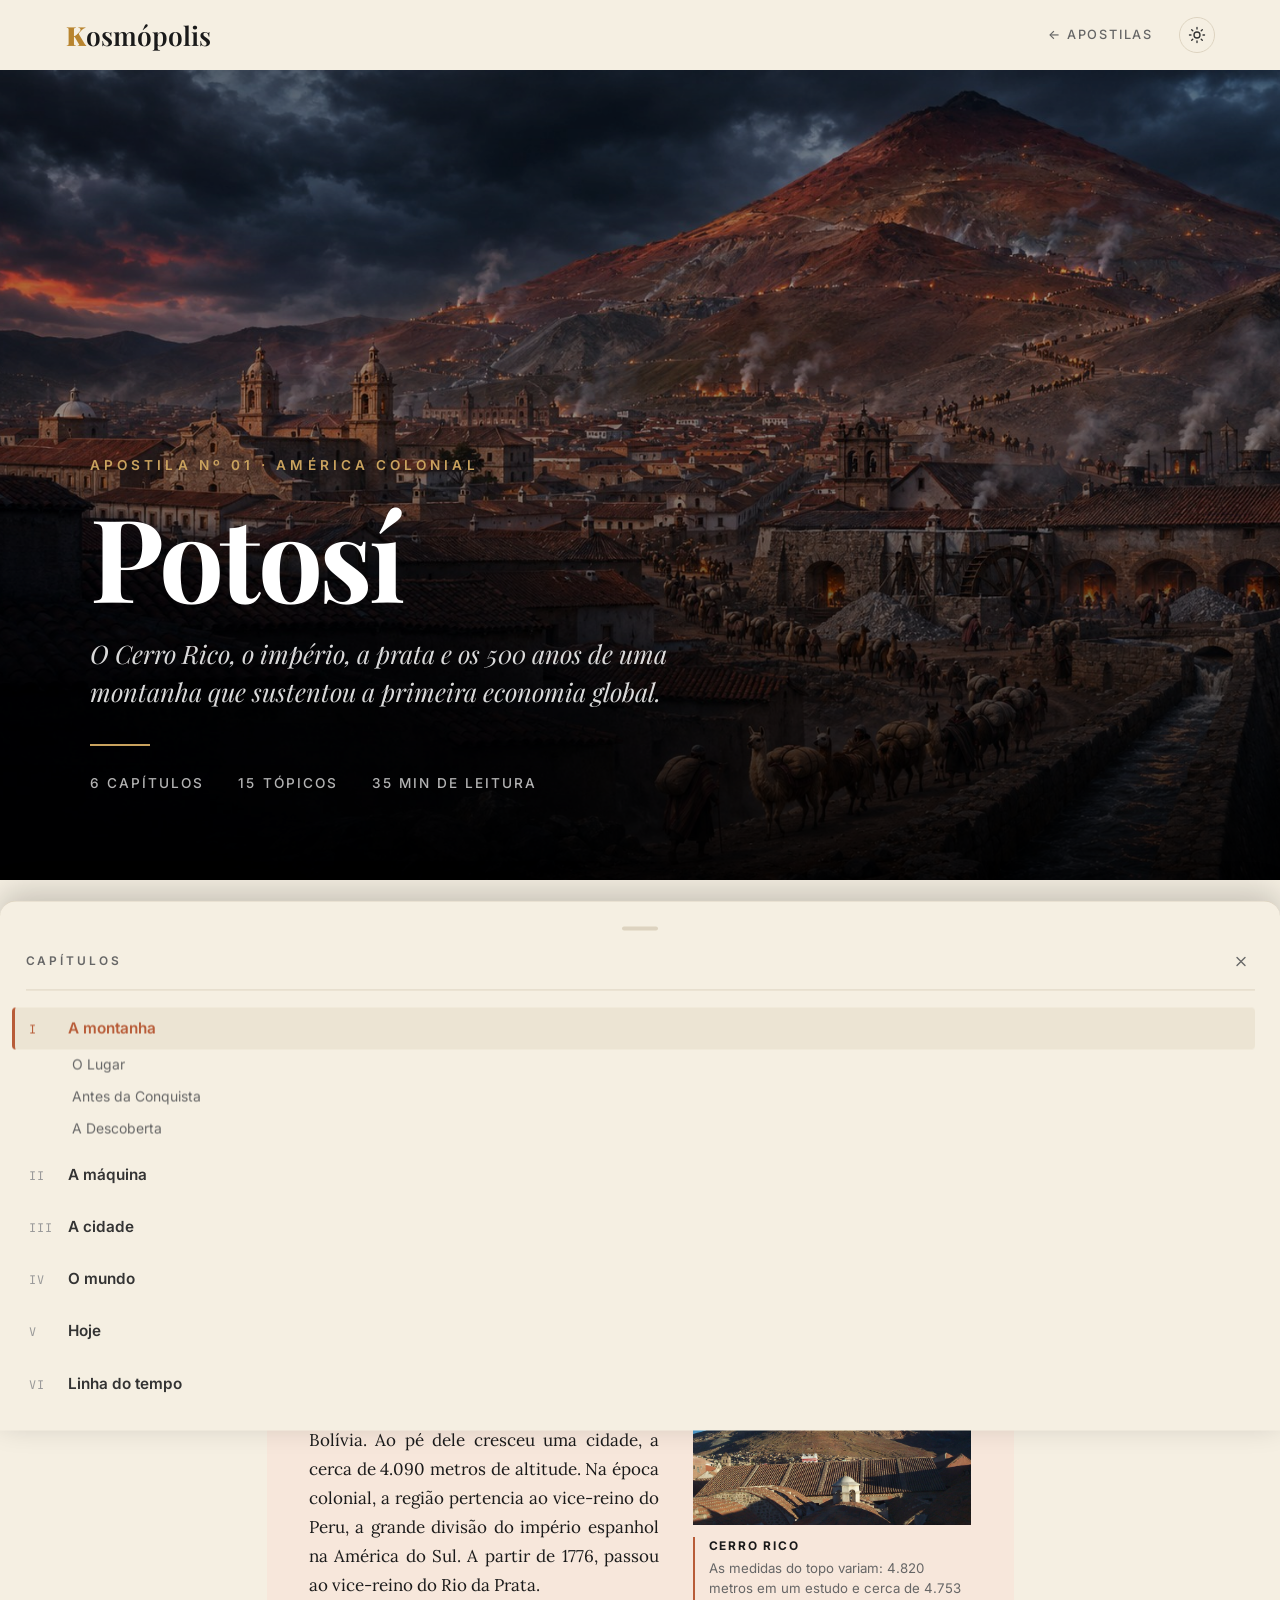
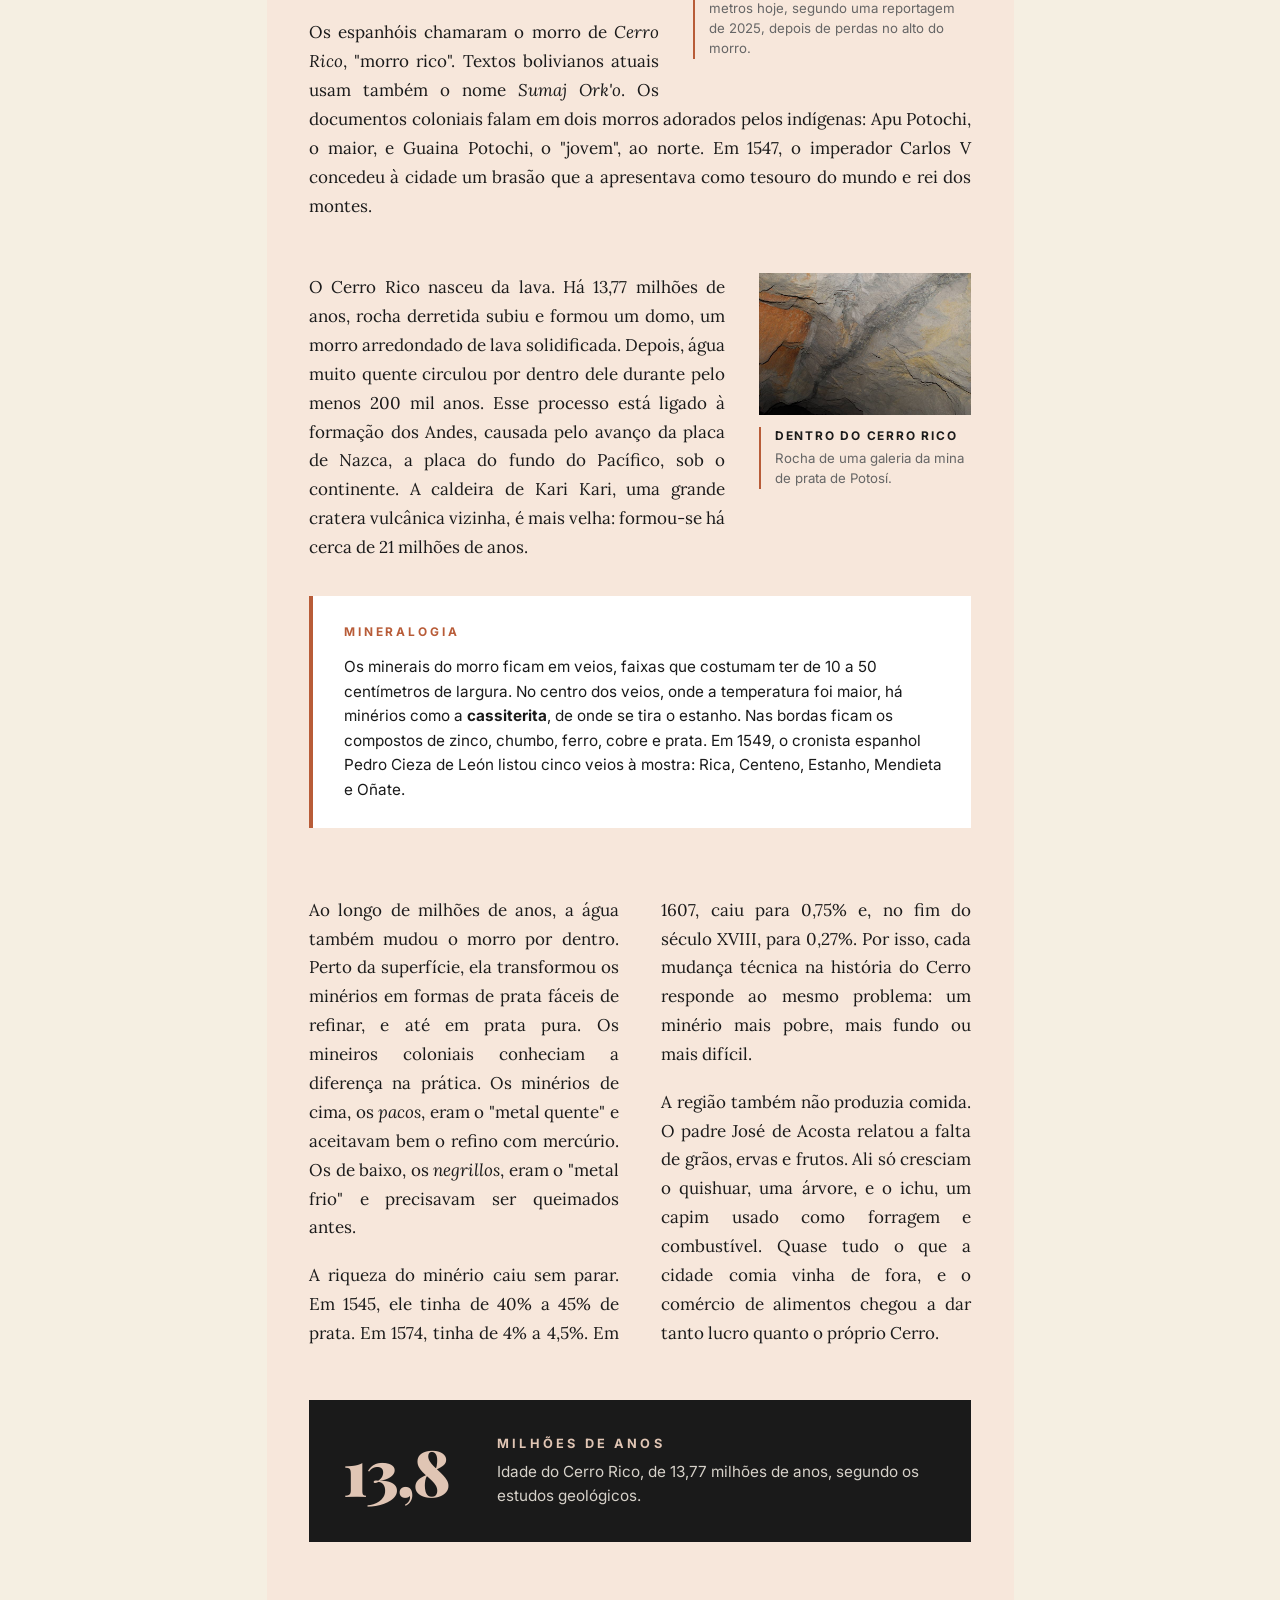
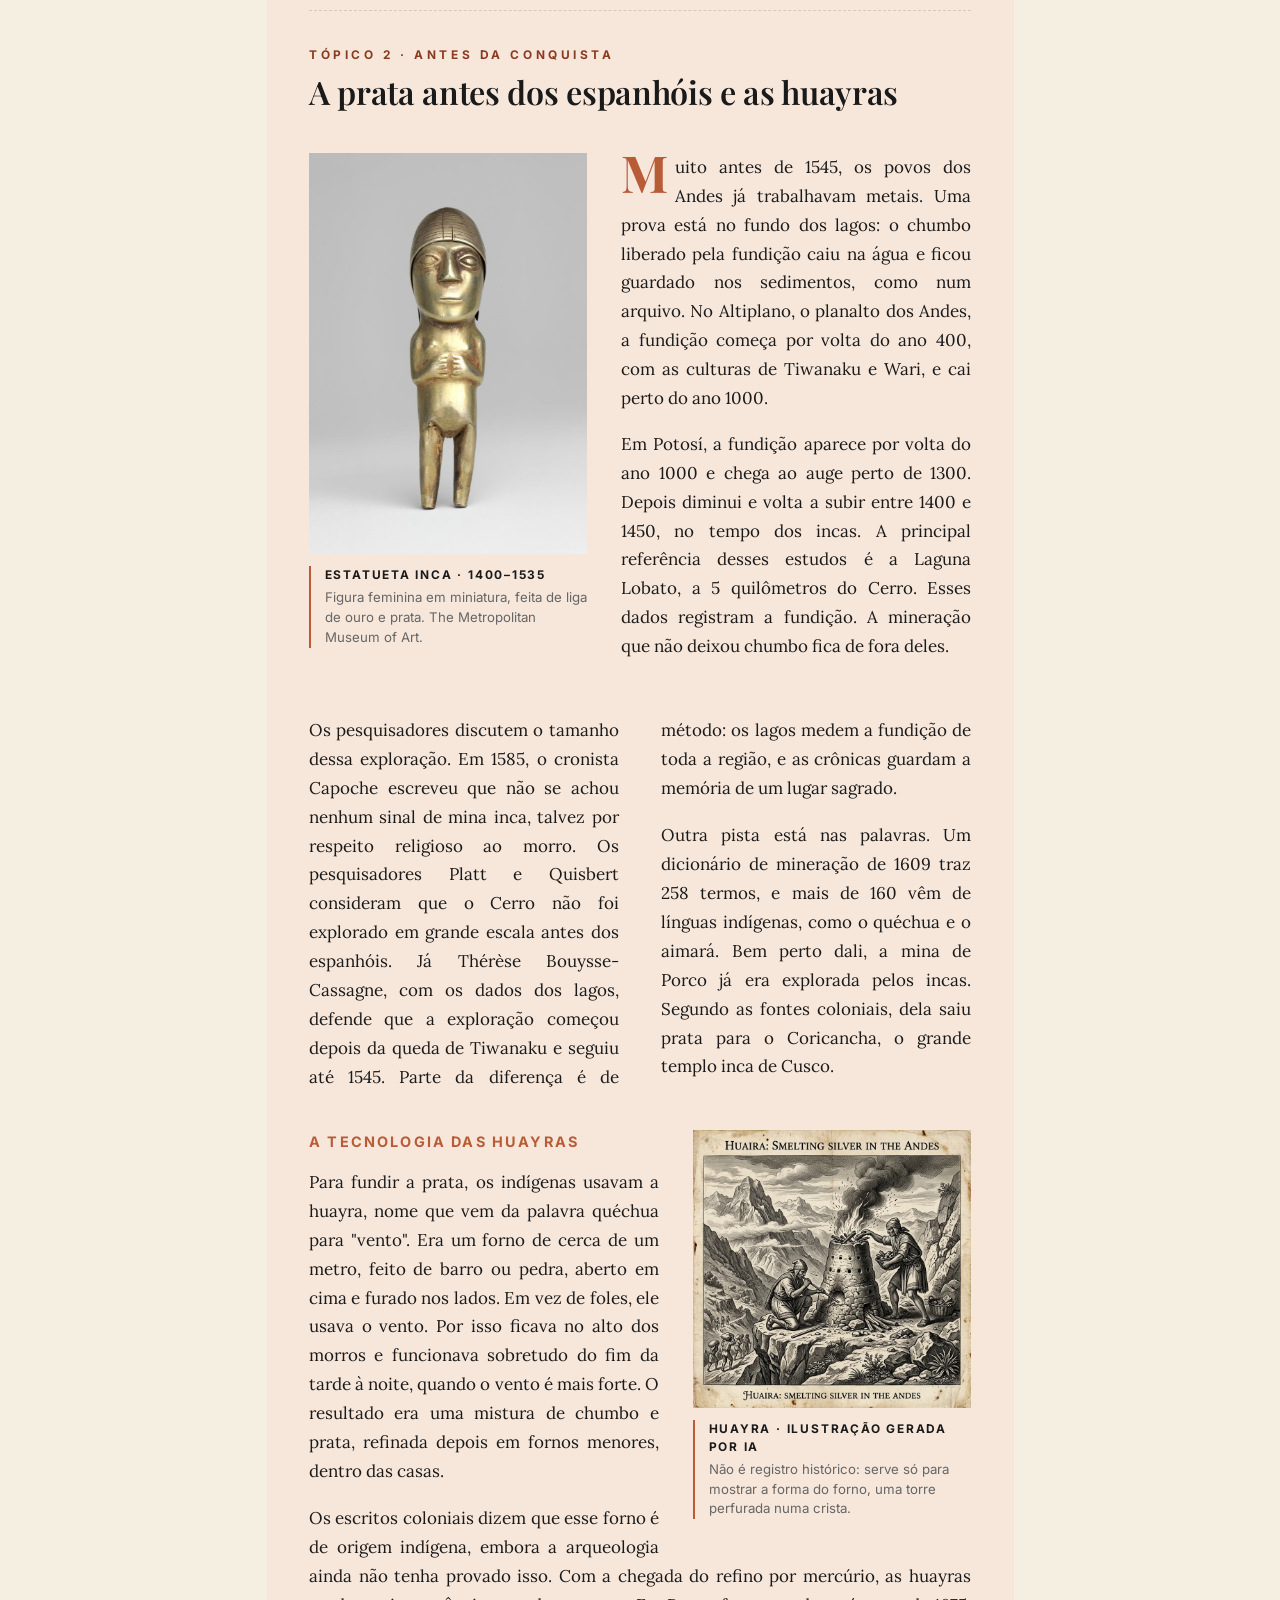
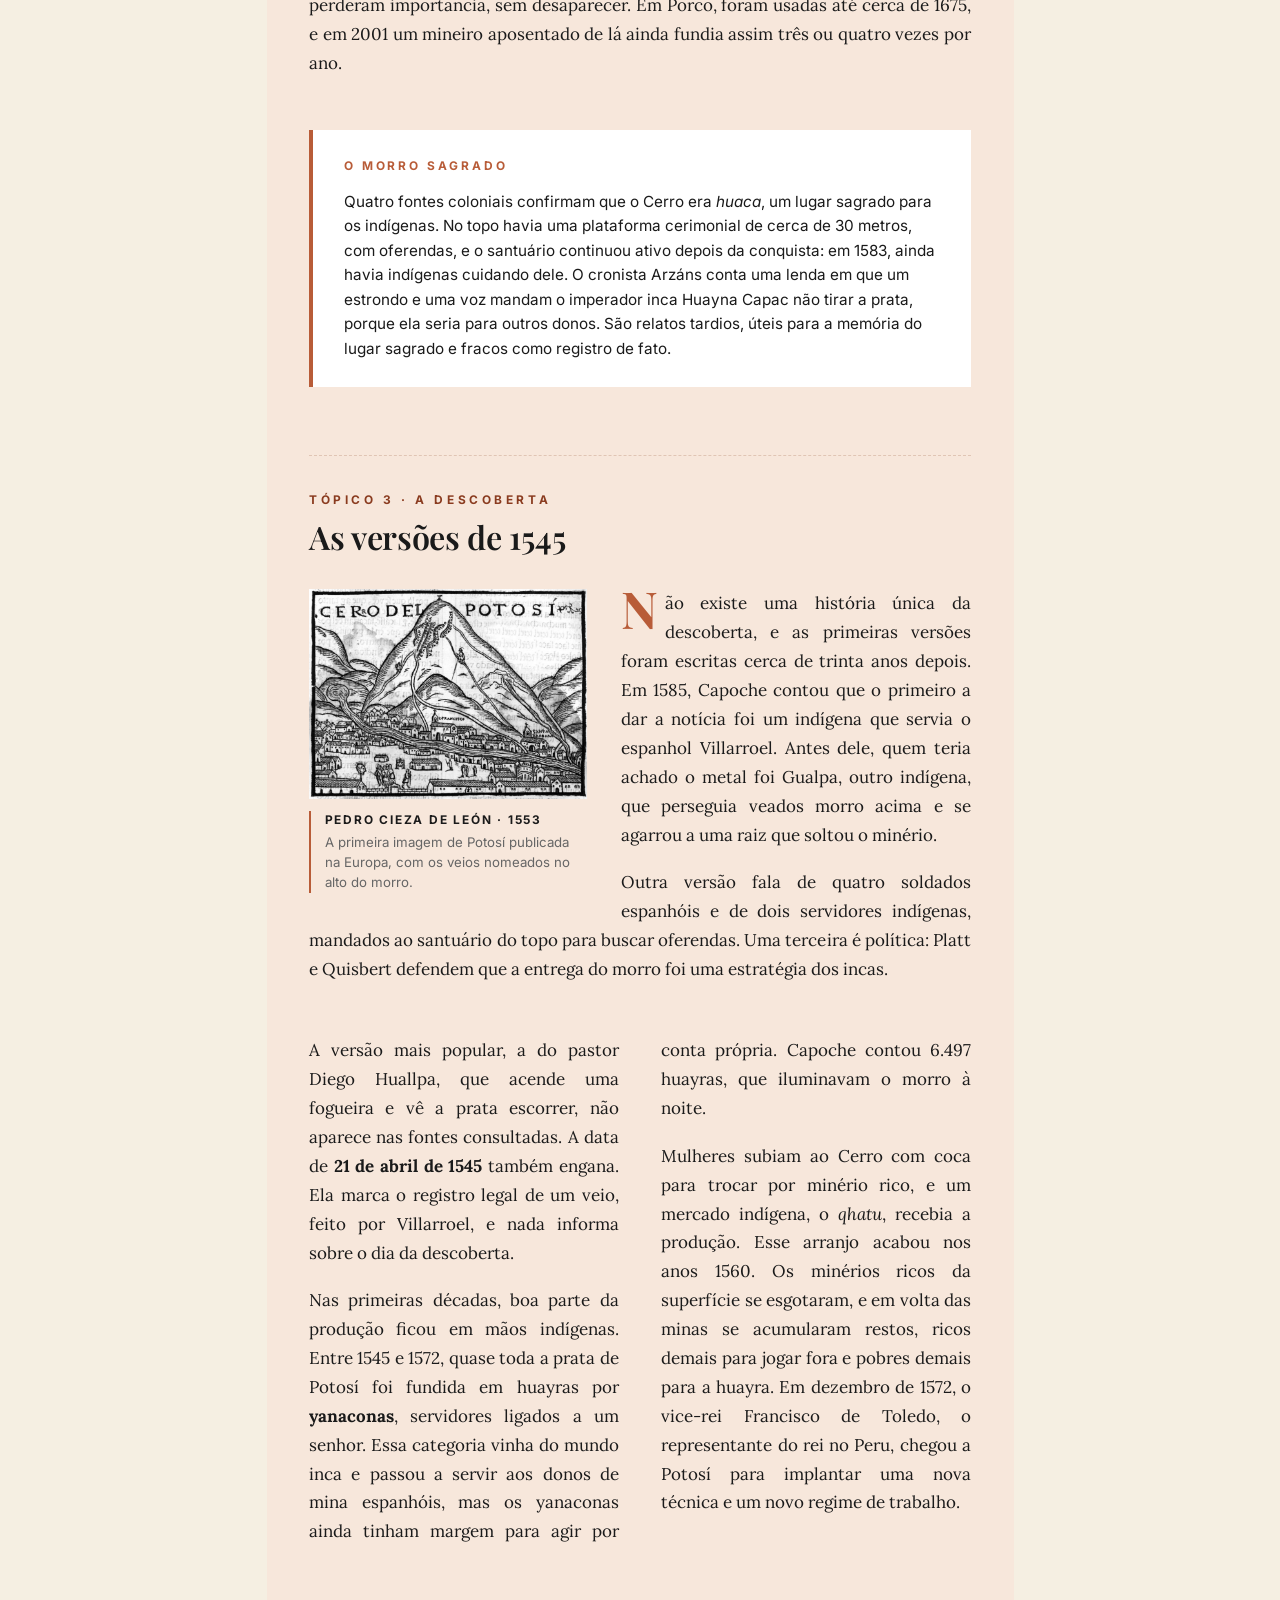
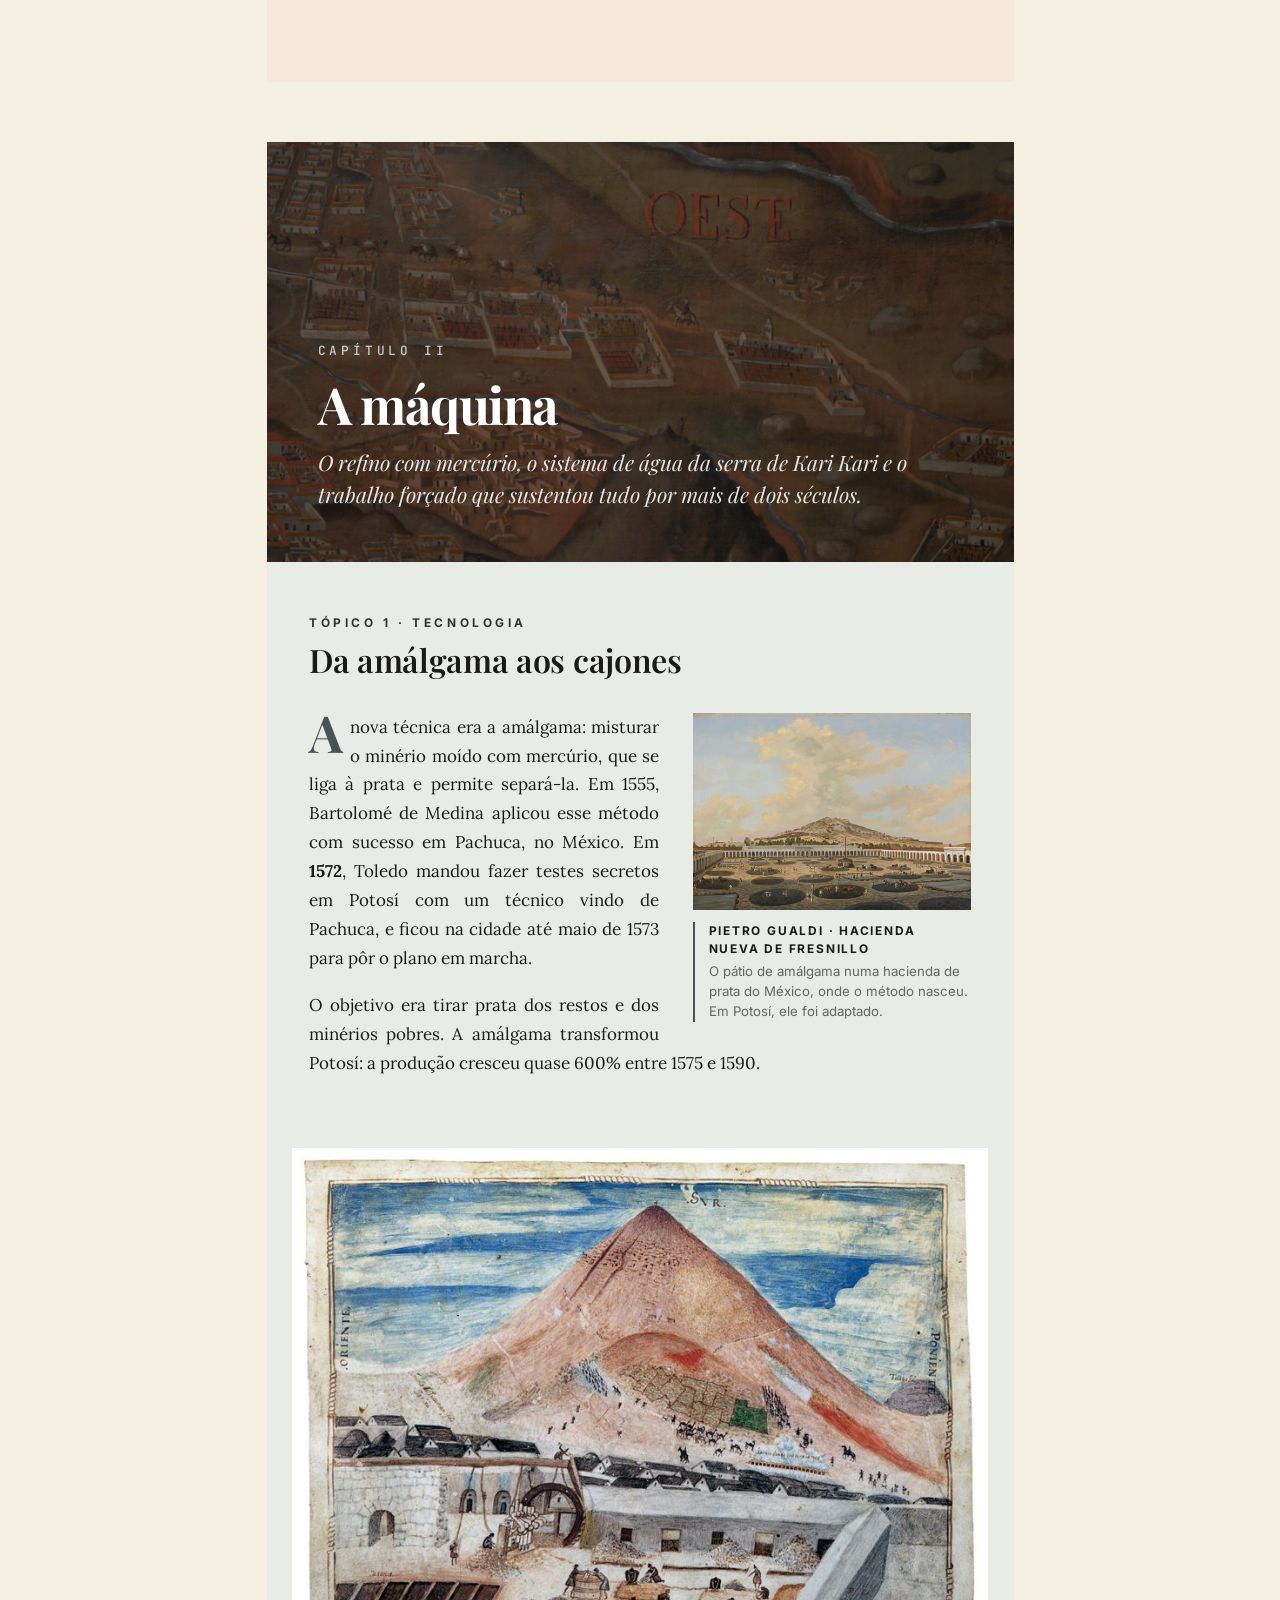
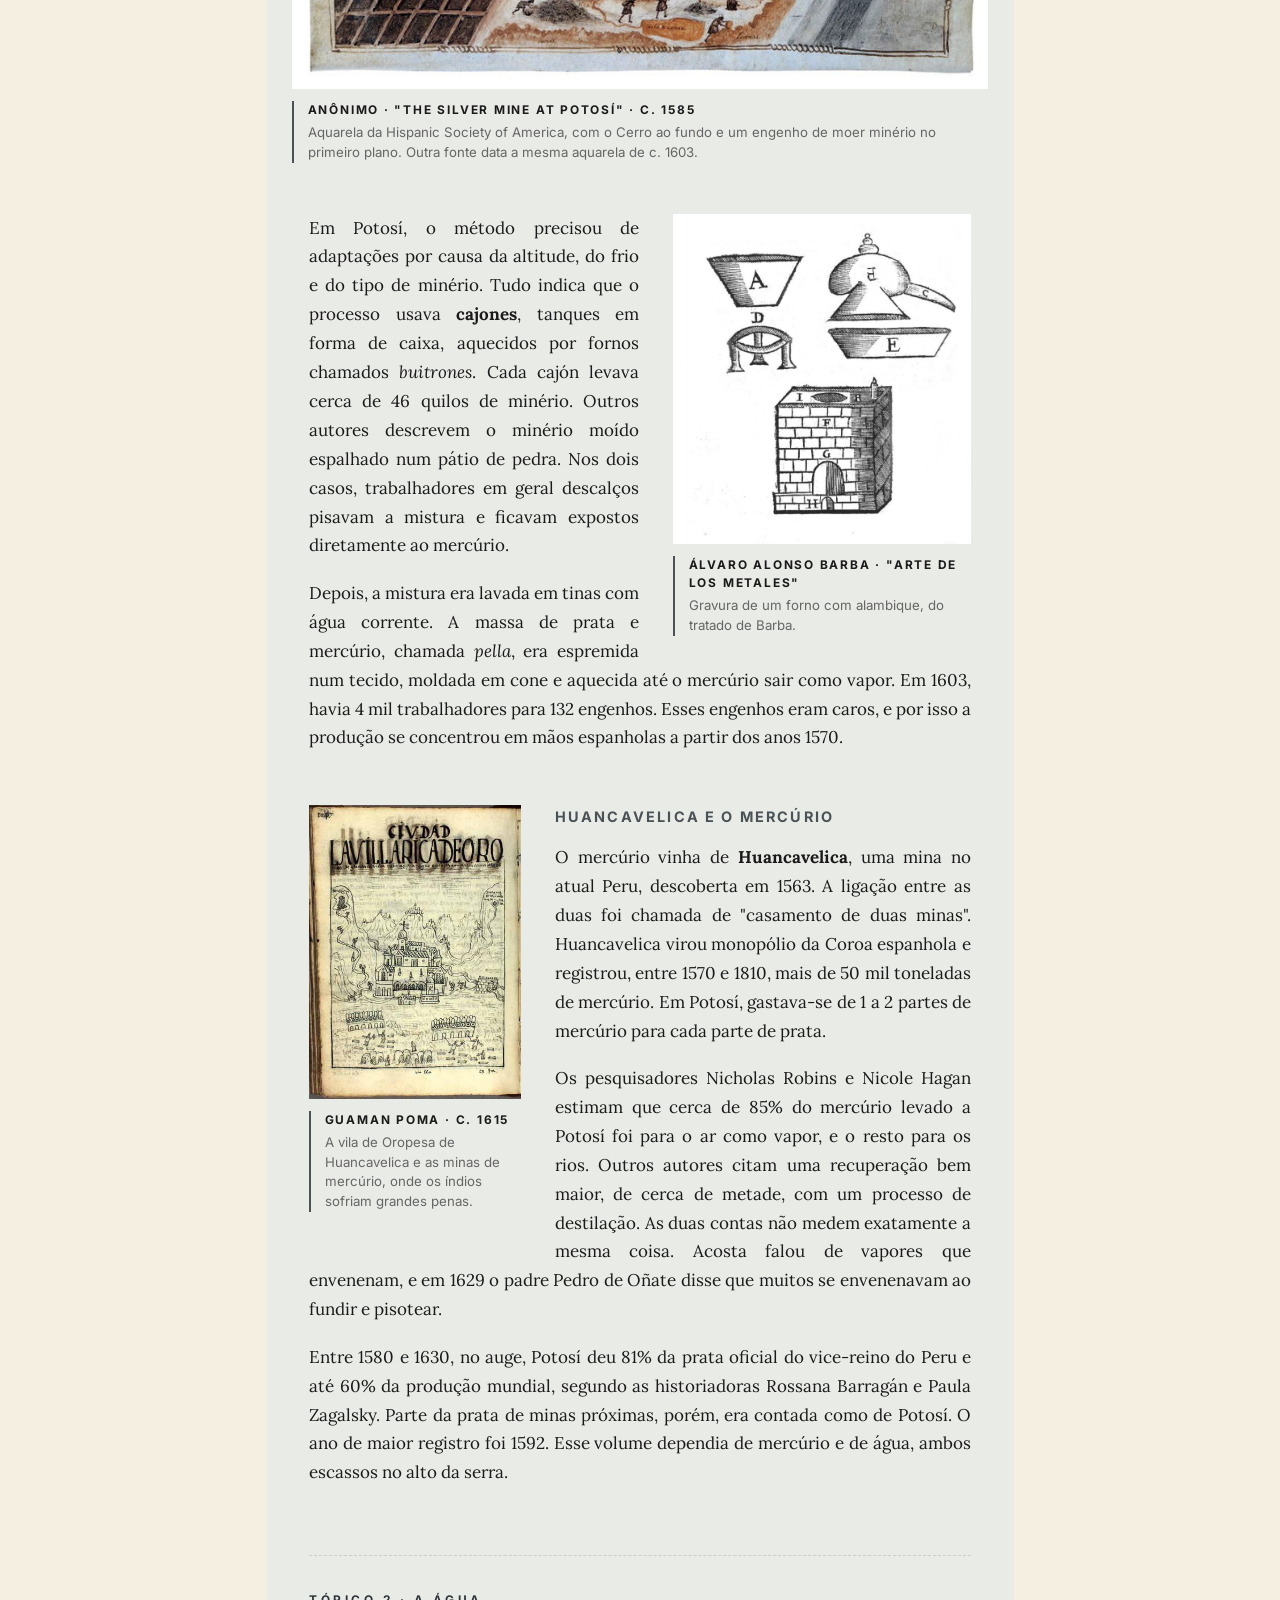
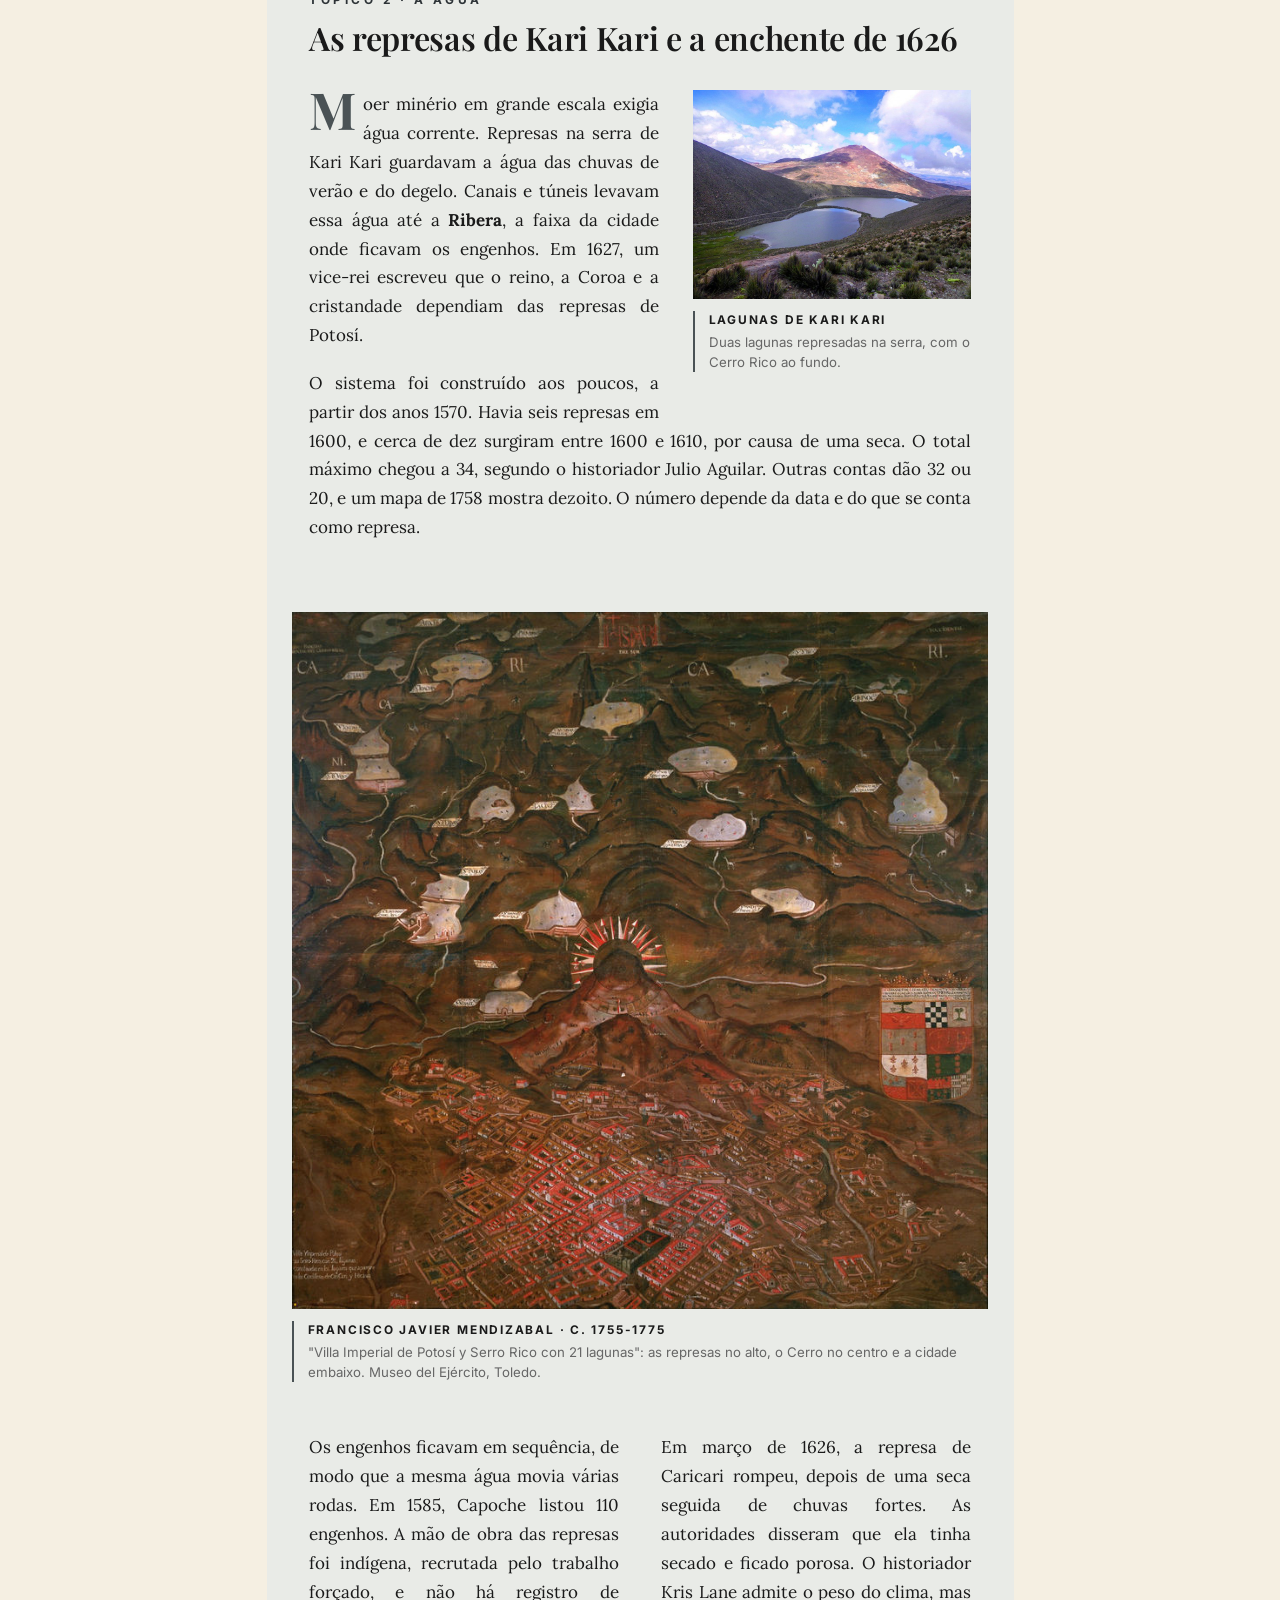
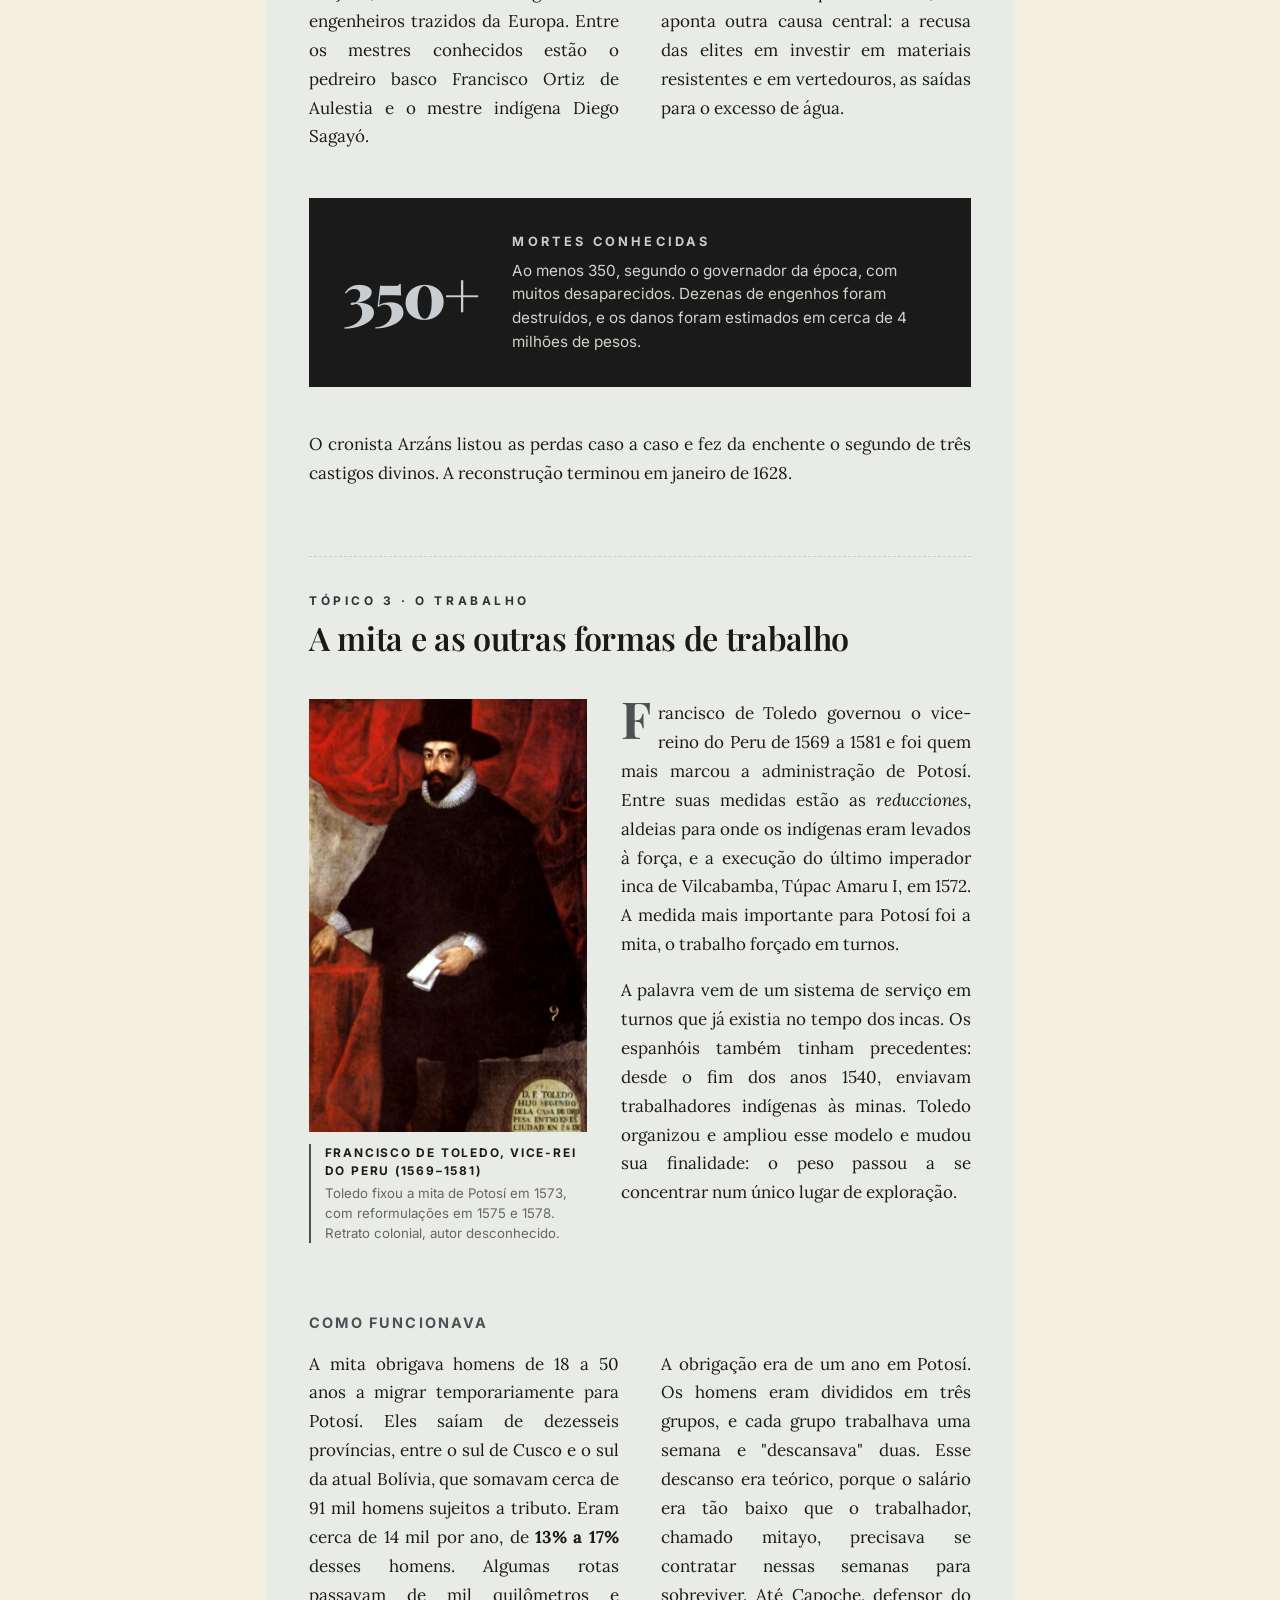
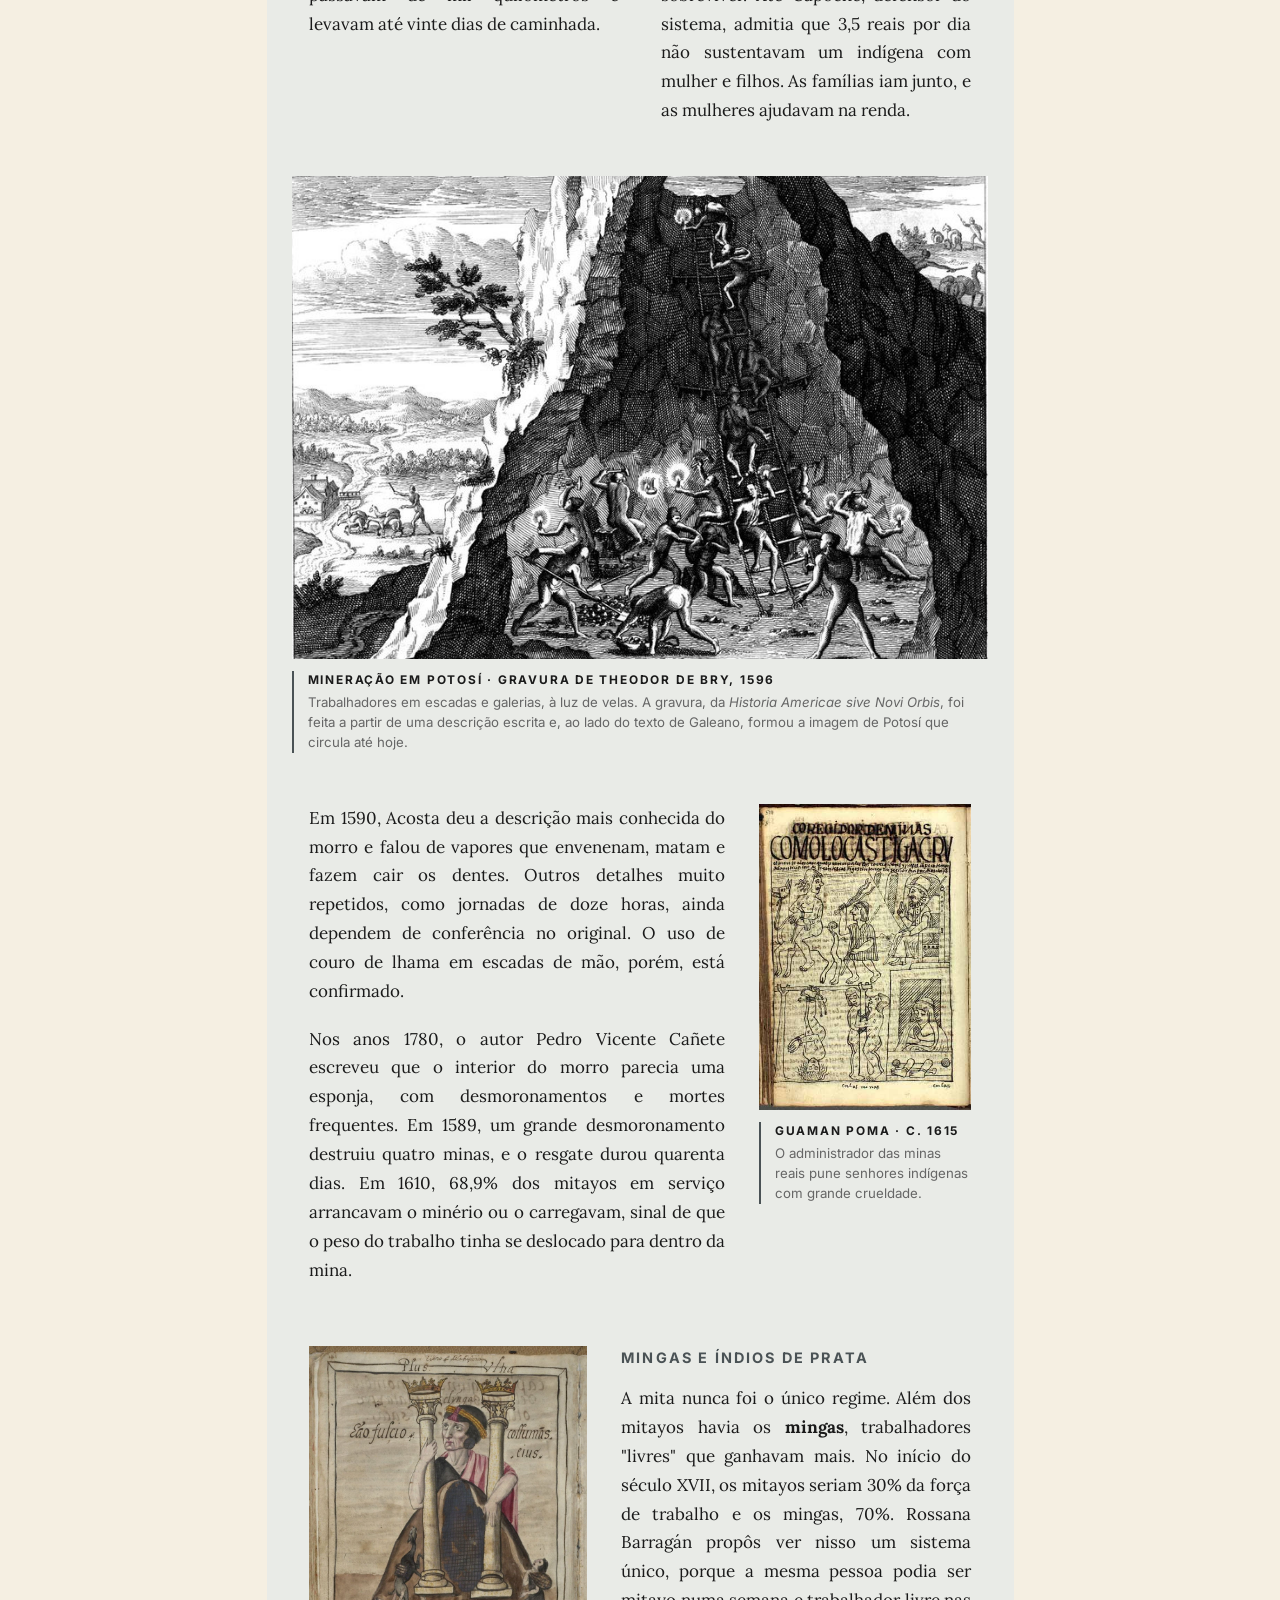
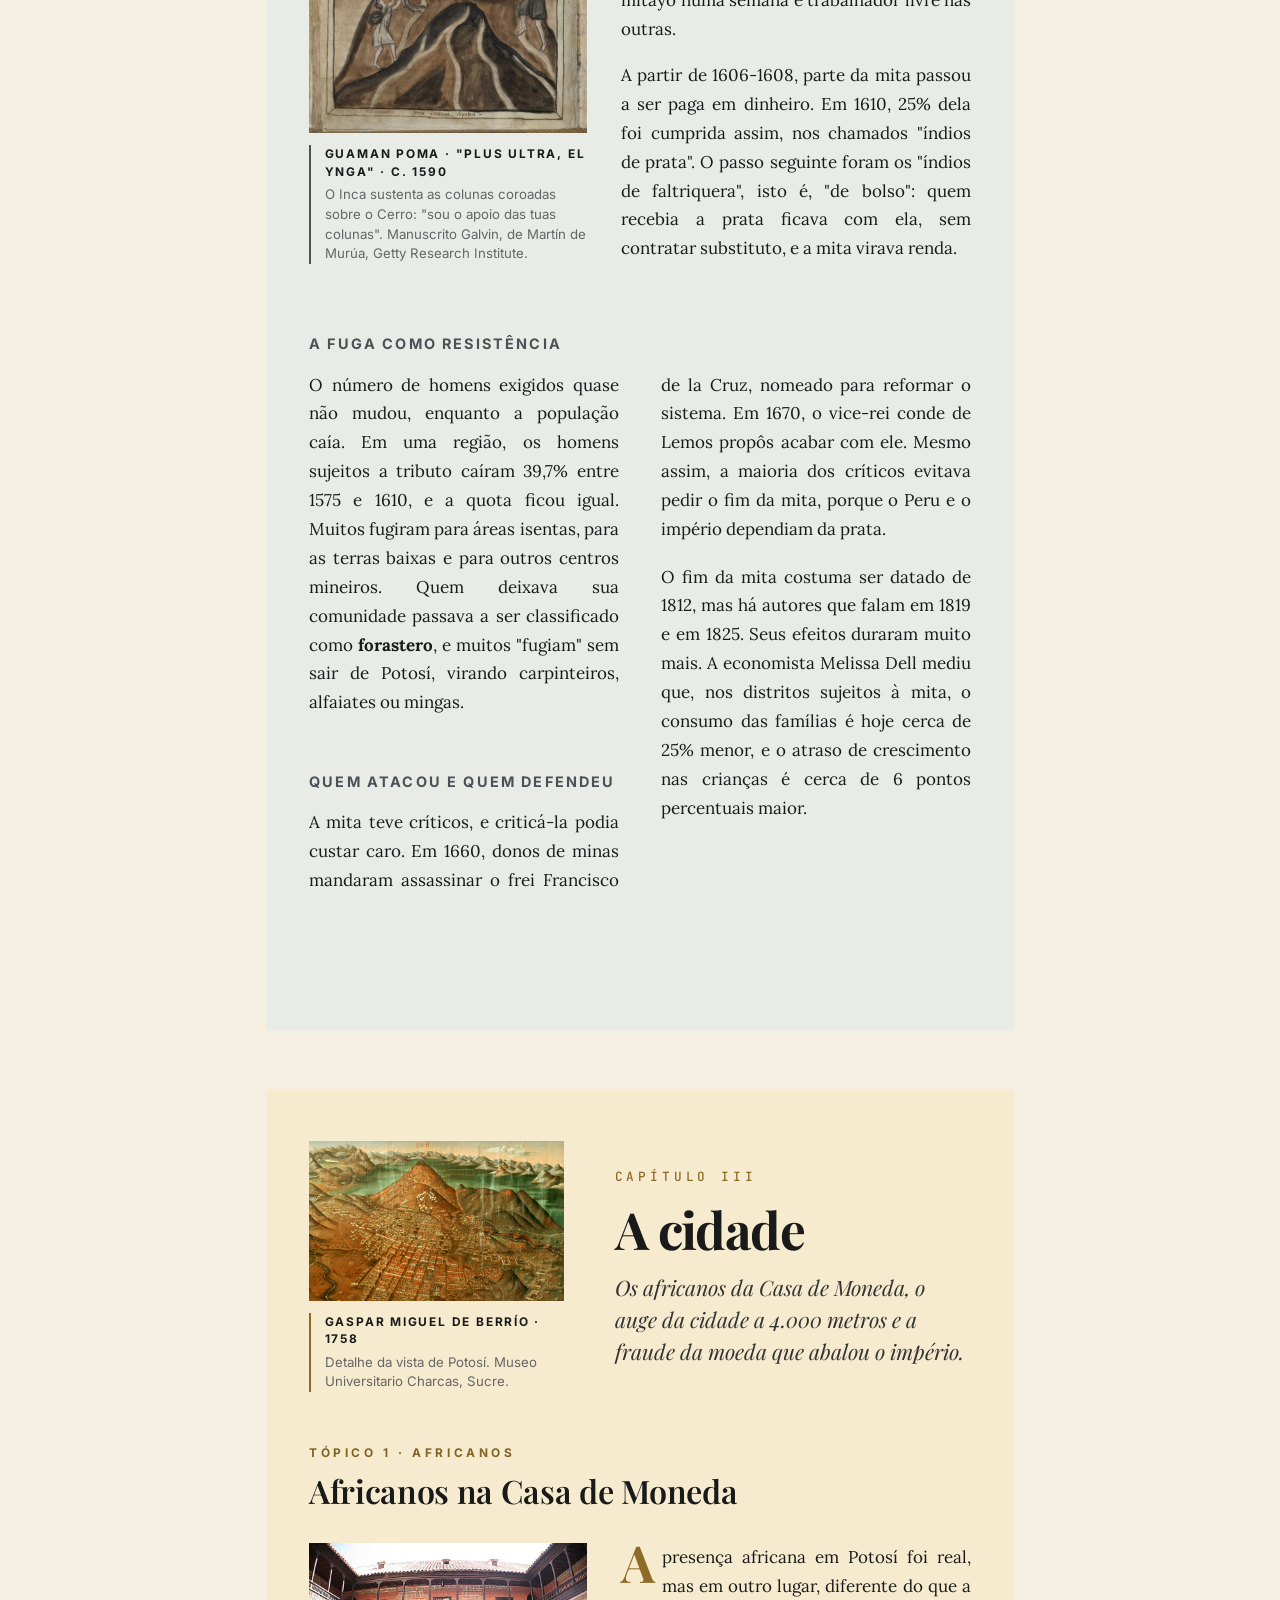
<file: estudos/potosi/index.html>
<!doctype html>
<html lang="pt-BR">
<head>
<meta charset="utf-8">
<meta name="viewport" content="width=device-width, initial-scale=1">
<title>Potosí: a montanha que financiou o mundo · Kosmópolis</title>
<meta name="description" content="O Cerro Rico, o império, a prata e os 500 anos de uma montanha que sustentou a primeira economia global.">
<meta property="og:title" content="Potosí: a montanha que financiou o mundo">
<meta property="og:description" content="O Cerro Rico, o império, a prata e os 500 anos de uma montanha que sustentou a primeira economia global.">
<meta property="og:type" content="article">
<meta property="og:url" content="https://marcusgoms.github.io/hub-de-estudos/estudos/potosi/">
<meta property="og:image" content="https://marcusgoms.github.io/hub-de-estudos/estudos/potosi/imagens/capa_ilustracao_openai.jpg">
<meta name="twitter:card" content="summary_large_image">
<link rel="icon" type="image/svg+xml" href="../../identidade/favicon.svg">
<link rel="preconnect" href="https://fonts.googleapis.com">
<link rel="preconnect" href="https://fonts.gstatic.com" crossorigin>
<link href="https://fonts.googleapis.com/css2?family=Playfair+Display:ital,wght@0,400;0,600;0,700;0,900;1,400&family=Lora:ital,wght@0,400;0,500;0,600;1,400&family=Inter:wght@300;400;500;600;700&family=JetBrains+Mono:wght@400;500&display=swap" rel="stylesheet">
<link rel="stylesheet" href="../../css/estilo.css?v=8">
<link rel="stylesheet" href="../../css/estudo.css?v=19">
</head>
<body>

<header class="topo">
  <div class="topo-interior">
    <a class="topo-logo" href="../../index.html"><span class="topo-logo-k">K</span>osmópolis</a>
    <div class="topo-direita">
      <nav class="topo-nav">
        <a href="../../index.html">← Apostilas</a>
      </nav>
      <button class="tema-botao tema-desktop" type="button" aria-label="Alternar tema" title="Alternar tema claro/escuro">
        <svg class="tema-icone tema-icone-sol" viewBox="0 0 24 24" fill="none" stroke="currentColor" stroke-width="1.8" stroke-linecap="round" stroke-linejoin="round" aria-hidden="true"><circle cx="12" cy="12" r="4"/><path d="M12 2v2M12 20v2M4.93 4.93l1.41 1.41M17.66 17.66l1.41 1.41M2 12h2M20 12h2M4.93 19.07l1.41-1.41M17.66 6.34l1.41-1.41"/></svg>
        <svg class="tema-icone tema-icone-lua" viewBox="0 0 24 24" fill="none" stroke="currentColor" stroke-width="1.8" stroke-linecap="round" stroke-linejoin="round" aria-hidden="true"><path d="M21 12.79A9 9 0 1 1 11.21 3 7 7 0 0 0 21 12.79z"/></svg>
      </button>
    </div>
  </div>
</header>

<!-- ============================================================ -->
<!-- CAPA -->
<!-- ============================================================ -->

<section class="estudo-capa">
  <div class="estudo-capa-fundo" style="background-image: url('imagens/capa_ilustracao_openai.jpg');"></div>
  <div class="estudo-capa-gradiente"></div>
  <div class="estudo-capa-conteudo">
    <div class="estudo-capa-selo">Apostila Nº 01 · América Colonial</div>
    <h1>Potosí</h1>
    <p class="estudo-capa-sub">O Cerro Rico, o império, a prata e os 500 anos de uma montanha que sustentou a primeira economia global.</p>
    <div class="estudo-capa-linha"></div>
    <div class="estudo-capa-meta">
      <span>6 capítulos</span>
      <span>15 tópicos</span>
      <span>35 min de leitura</span>
    </div>
  </div>
</section>

<!-- ============================================================ -->
<!-- CORPO -->
<!-- ============================================================ -->

<div class="estudo-layout" id="capitulos">

  <!-- NAVEGAÇÃO LATERAL -->
  <aside class="estudo-nav">
    <div class="estudo-nav-titulo">Capítulos</div>
    <ol class="nav-capitulos">
      <li data-cap="cap-1">
        <a href="#cap-1" class="nav-cap">A montanha</a>
        <ul class="nav-topicos">
          <li><a href="#cap-1-top-1">O Lugar</a></li>
          <li><a href="#cap-1-top-2">Antes da Conquista</a></li>
          <li><a href="#cap-1-top-3">A Descoberta</a></li>
        </ul>
      </li>
      <li data-cap="cap-2">
        <a href="#cap-2" class="nav-cap">A máquina</a>
        <ul class="nav-topicos">
          <li><a href="#cap-2-top-1">Tecnologia</a></li>
          <li><a href="#cap-2-top-2">A Água</a></li>
          <li><a href="#cap-2-top-3">O Trabalho</a></li>
        </ul>
      </li>
      <li data-cap="cap-3">
        <a href="#cap-3" class="nav-cap">A cidade</a>
        <ul class="nav-topicos">
          <li><a href="#cap-3-top-1">Africanos</a></li>
          <li><a href="#cap-3-top-2">O Auge</a></li>
          <li><a href="#cap-3-top-3">A Moeda</a></li>
        </ul>
      </li>
      <li data-cap="cap-4">
        <a href="#cap-4" class="nav-cap">O mundo</a>
        <ul class="nav-topicos">
          <li><a href="#cap-4-top-1">A Cultura</a></li>
          <li><a href="#cap-4-top-2">Economia Global</a></li>
          <li><a href="#cap-4-top-3">O Fim do Ciclo</a></li>
        </ul>
      </li>
      <li data-cap="cap-5">
        <a href="#cap-5" class="nav-cap">Hoje</a>
        <ul class="nav-topicos">
          <li><a href="#cap-5-top-1">O Presente</a></li>
          <li><a href="#cap-5-top-2">O Colapso</a></li>
          <li><a href="#cap-5-top-3">Debates</a></li>
        </ul>
      </li>
      <li data-cap="linha-do-tempo"><a href="#linha-do-tempo" class="nav-cap">Linha do tempo</a></li>
    </ol>
  </aside>

  <!-- CONTEÚDO -->
  <main class="estudo-corpo">

    <!-- ========== CAPÍTULO I ========== -->
    <section class="capitulo capitulo--i" id="cap-1">
      <header class="capitulo-cabeca">
        <div class="capitulo-numero">Capítulo I</div>
        <h2 class="capitulo-titulo">A montanha</h2>
        <p class="capitulo-resumo">A montanha de prata, o que existia ali antes dos espanhóis e as histórias sobre a descoberta, em 1545.</p>
      </header>

      <!-- Tópico 1 -->
      <section class="topico topico--a" id="cap-1-top-1">
        <div class="topico-numero">Tópico 1 · O Lugar</div>
        <h3 class="topico-titulo">Geografia e geologia do Cerro Rico</h3>

        <div class="texto-flutuante">
          <figure class="figura-float-direita">
            <img src="imagens/cerro_rico_aerial.jpg" srcset="imagens/cerro_rico_aerial-800.jpg 800w, imagens/cerro_rico_aerial.jpg 1600w" sizes="(max-width: 720px) 100vw, 400px" width="1600" height="1067" loading="lazy" decoding="async" alt="Cerro Rico visto dos telhados da cidade de Potosí">
            <div class="figura-legenda">
              <strong>Cerro Rico</strong>
              As medidas do topo variam: 4.820 metros em um estudo e cerca de 4.753 metros hoje, segundo uma reportagem de 2025, depois de perdas no alto do morro.
            </div>
          </figure>

          <p>Potosí é, antes de tudo, uma montanha. O nome designava um morro vermelho em forma de pirâmide, no sul da atual Bolívia. Ao pé dele cresceu uma cidade, a cerca de 4.090 metros de altitude. Na época colonial, a região pertencia ao vice-reino do Peru, a grande divisão do império espanhol na América do Sul. A partir de 1776, passou ao vice-reino do Rio da Prata.</p>
          <p>Os espanhóis chamaram o morro de <em>Cerro Rico</em>, "morro rico". Textos bolivianos atuais usam também o nome <em>Sumaj Ork'o</em>. Os documentos coloniais falam em dois morros adorados pelos indígenas: Apu Potochi, o maior, e Guaina Potochi, o "jovem", ao norte. Em 1547, o imperador Carlos V concedeu à cidade um brasão que a apresentava como tesouro do mundo e rei dos montes.</p>
        </div>

        <div class="texto-flutuante sem-dropcap">
          <div class="figura-float-direita figura-pequena">
            <img src="imagens/cerro_rico_rocha.jpg" width="800" height="535" loading="lazy" decoding="async" alt="Parede de rocha dentro de uma mina do Cerro Rico">
            <div class="figura-legenda">
              <strong>Dentro do Cerro Rico</strong>
              Rocha de uma galeria da mina de prata de Potosí.
            </div>
          </div>

          <p>O Cerro Rico nasceu da lava. Há 13,77 milhões de anos, rocha derretida subiu e formou um domo, um morro arredondado de lava solidificada. Depois, água muito quente circulou por dentro dele durante pelo menos 200 mil anos. Esse processo está ligado à formação dos Andes, causada pelo avanço da placa de Nazca, a placa do fundo do Pacífico, sob o continente. A caldeira de Kari Kari, uma grande cratera vulcânica vizinha, é mais velha: formou-se há cerca de 21 milhões de anos.</p>

          <div class="caixa">
            <div class="caixa-titulo">Mineralogia</div>
            <p>Os minerais do morro ficam em veios, faixas que costumam ter de 10 a 50 centímetros de largura. No centro dos veios, onde a temperatura foi maior, há minérios como a <strong>cassiterita</strong>, de onde se tira o estanho. Nas bordas ficam os compostos de zinco, chumbo, ferro, cobre e prata. Em 1549, o cronista espanhol Pedro Cieza de León listou cinco veios à mostra: Rica, Centeno, Estanho, Mendieta e Oñate.</p>
          </div>

        </div>

        <div class="texto-colunas sem-dropcap">
          <p>Ao longo de milhões de anos, a água também mudou o morro por dentro. Perto da superfície, ela transformou os minérios em formas de prata fáceis de refinar, e até em prata pura. Os mineiros coloniais conheciam a diferença na prática. Os minérios de cima, os <em>pacos</em>, eram o "metal quente" e aceitavam bem o refino com mercúrio. Os de baixo, os <em>negrillos</em>, eram o "metal frio" e precisavam ser queimados antes.</p>

          <p>A riqueza do minério caiu sem parar. Em 1545, ele tinha de 40% a 45% de prata. Em 1574, tinha de 4% a 4,5%. Em 1607, caiu para 0,75% e, no fim do século XVIII, para 0,27%. Por isso, cada mudança técnica na história do Cerro responde ao mesmo problema: um minério mais pobre, mais fundo ou mais difícil.</p>

          <p>A região também não produzia comida. O padre José de Acosta relatou a falta de grãos, ervas e frutos. Ali só cresciam o quishuar, uma árvore, e o ichu, um capim usado como forragem e combustível. Quase tudo o que a cidade comia vinha de fora, e o comércio de alimentos chegou a dar tanto lucro quanto o próprio Cerro.</p>
        </div>

        <div class="dado">
          <div class="dado-numero">13,8</div>
          <div class="dado-texto"><strong>Milhões de anos</strong>Idade do Cerro Rico, de 13,77 milhões de anos, segundo os estudos geológicos.</div>
        </div>
      </section>

      <!-- Tópico 2 -->
      <section class="topico topico--b" id="cap-1-top-2">
        <div class="topico-numero">Tópico 2 · Antes da Conquista</div>
        <h3 class="topico-titulo">A prata antes dos espanhóis e as huayras</h3>

        <div class="bloco-grid bloco-grid-imagem-texto">
          <figure class="figura">
            <img src="imagens/inca_efigie.jpg" srcset="imagens/inca_efigie-800.jpg 800w, imagens/inca_efigie.jpg 1330w" sizes="(max-width: 720px) 100vw, 400px" width="1330" height="1920" loading="lazy" decoding="async" alt="Estatueta inca feminina de liga de ouro e prata">
            <div class="figura-legenda">
              <strong>Estatueta inca · 1400–1535</strong>
              Figura feminina em miniatura, feita de liga de ouro e prata. The Metropolitan Museum of Art.
            </div>
          </figure>
          <div>
            <p>Muito antes de 1545, os povos dos Andes já trabalhavam metais. Uma prova está no fundo dos lagos: o chumbo liberado pela fundição caiu na água e ficou guardado nos sedimentos, como num arquivo. No Altiplano, o planalto dos Andes, a fundição começa por volta do ano 400, com as culturas de Tiwanaku e Wari, e cai perto do ano 1000.</p>
            <p>Em Potosí, a fundição aparece por volta do ano 1000 e chega ao auge perto de 1300. Depois diminui e volta a subir entre 1400 e 1450, no tempo dos incas. A principal referência desses estudos é a Laguna Lobato, a 5 quilômetros do Cerro. Esses dados registram a fundição. A mineração que não deixou chumbo fica de fora deles.</p>
          </div>
        </div>

        <div class="texto-colunas sem-dropcap">
          <p>Os pesquisadores discutem o tamanho dessa exploração. Em 1585, o cronista Capoche escreveu que não se achou nenhum sinal de mina inca, talvez por respeito religioso ao morro. Os pesquisadores Platt e Quisbert consideram que o Cerro não foi explorado em grande escala antes dos espanhóis. Já Thérèse Bouysse-Cassagne, com os dados dos lagos, defende que a exploração começou depois da queda de Tiwanaku e seguiu até 1545. Parte da diferença é de método: os lagos medem a fundição de toda a região, e as crônicas guardam a memória de um lugar sagrado.</p>

          <p>Outra pista está nas palavras. Um dicionário de mineração de 1609 traz 258 termos, e mais de 160 vêm de línguas indígenas, como o quéchua e o aimará. Bem perto dali, a mina de Porco já era explorada pelos incas. Segundo as fontes coloniais, dela saiu prata para o Coricancha, o grande templo inca de Cusco.</p>
        </div>

        <div class="texto-flutuante sem-dropcap">
          <div class="figura-float-direita">
            <img src="imagens/gerada_huayra.webp" srcset="imagens/gerada_huayra-800.webp 800w, imagens/gerada_huayra.webp 1024w" sizes="(max-width: 1080px) 100vw, 780px" width="1024" height="1024" loading="lazy" decoding="async" alt="Ilustração gerada por inteligência artificial de um forno huayra em forma de torre perfurada">
            <div class="figura-legenda">
              <strong>Huayra · ilustração gerada por IA</strong>
              Não é registro histórico: serve só para mostrar a forma do forno, uma torre perfurada numa crista.
            </div>
          </div>

          <div class="subtitulo">A tecnologia das huayras</div>

          <p>Para fundir a prata, os indígenas usavam a huayra, nome que vem da palavra quéchua para "vento". Era um forno de cerca de um metro, feito de barro ou pedra, aberto em cima e furado nos lados. Em vez de foles, ele usava o vento. Por isso ficava no alto dos morros e funcionava sobretudo do fim da tarde à noite, quando o vento é mais forte. O resultado era uma mistura de chumbo e prata, refinada depois em fornos menores, dentro das casas.</p>

          <p>Os escritos coloniais dizem que esse forno é de origem indígena, embora a arqueologia ainda não tenha provado isso. Com a chegada do refino por mercúrio, as huayras perderam importância, sem desaparecer. Em Porco, foram usadas até cerca de 1675, e em 2001 um mineiro aposentado de lá ainda fundia assim três ou quatro vezes por ano.</p>
        </div>

        <div class="caixa">
          <div class="caixa-titulo">O morro sagrado</div>
          <p>Quatro fontes coloniais confirmam que o Cerro era <em>huaca</em>, um lugar sagrado para os indígenas. No topo havia uma plataforma cerimonial de cerca de 30 metros, com oferendas, e o santuário continuou ativo depois da conquista: em 1583, ainda havia indígenas cuidando dele. O cronista Arzáns conta uma lenda em que um estrondo e uma voz mandam o imperador inca Huayna Capac não tirar a prata, porque ela seria para outros donos. São relatos tardios, úteis para a memória do lugar sagrado e fracos como registro de fato.</p>
        </div>
      </section>

      <!-- Tópico 3 -->
      <section class="topico topico--c" id="cap-1-top-3">
        <div class="topico-numero">Tópico 3 · A Descoberta</div>
        <h3 class="topico-titulo">As versões de 1545</h3>

        <div class="texto-flutuante">
          <figure class="figura-float-esquerda">
            <img src="imagens/varredura_cerro-historico_2.jpg" width="862" height="650" loading="lazy" decoding="async" alt="Xilogravura do Cerro de Potosí com a vila aos pés, da crônica de Pedro Cieza de León">
            <div class="figura-legenda">
              <strong>Pedro Cieza de León · 1553</strong>
              A primeira imagem de Potosí publicada na Europa, com os veios nomeados no alto do morro.
            </div>
          </figure>

          <p>Não existe uma história única da descoberta, e as primeiras versões foram escritas cerca de trinta anos depois. Em 1585, Capoche contou que o primeiro a dar a notícia foi um indígena que servia o espanhol Villarroel. Antes dele, quem teria achado o metal foi Gualpa, outro indígena, que perseguia veados morro acima e se agarrou a uma raiz que soltou o minério.</p>
          <p>Outra versão fala de quatro soldados espanhóis e de dois servidores indígenas, mandados ao santuário do topo para buscar oferendas. Uma terceira é política: Platt e Quisbert defendem que a entrega do morro foi uma estratégia dos incas.</p>
        </div>

        <div class="texto-colunas sem-dropcap">
          <p>A versão mais popular, a do pastor Diego Huallpa, que acende uma fogueira e vê a prata escorrer, não aparece nas fontes consultadas. A data de <strong>21 de abril de 1545</strong> também engana. Ela marca o registro legal de um veio, feito por Villarroel, e nada informa sobre o dia da descoberta.</p>

          <p>Nas primeiras décadas, boa parte da produção ficou em mãos indígenas. Entre 1545 e 1572, quase toda a prata de Potosí foi fundida em huayras por <strong>yanaconas</strong>, servidores ligados a um senhor. Essa categoria vinha do mundo inca e passou a servir aos donos de mina espanhóis, mas os yanaconas ainda tinham margem para agir por conta própria. Capoche contou 6.497 huayras, que iluminavam o morro à noite.</p>

          <p>Mulheres subiam ao Cerro com coca para trocar por minério rico, e um mercado indígena, o <em>qhatu</em>, recebia a produção. Esse arranjo acabou nos anos 1560. Os minérios ricos da superfície se esgotaram, e em volta das minas se acumularam restos, ricos demais para jogar fora e pobres demais para a huayra. Em dezembro de 1572, o vice-rei Francisco de Toledo, o representante do rei no Peru, chegou a Potosí para implantar uma nova técnica e um novo regime de trabalho.</p>
        </div>
      </section>
    </section>

    <!-- ========== CAPÍTULO II ========== -->
    <section class="capitulo capitulo--ii" id="cap-2">
      <header class="capitulo-abertura-hero">
        <img src="imagens/varredura_berrio_2.jpg" srcset="imagens/varredura_berrio_2-800.jpg 800w, imagens/varredura_berrio_2.jpg 1600w" sizes="(max-width: 1080px) 100vw, 780px" width="1600" height="1064" loading="lazy" decoding="async" alt="">
        <div class="hero-conteudo">
          <div class="capitulo-numero">Capítulo II</div>
          <h2 class="capitulo-titulo">A máquina</h2>
          <p class="capitulo-resumo">O refino com mercúrio, o sistema de água da serra de Kari Kari e o trabalho forçado que sustentou tudo por mais de dois séculos.</p>
        </div>
      </header>

      <!-- Tópico 1 -->
      <section class="topico topico--a" id="cap-2-top-1">
        <div class="topico-numero">Tópico 1 · Tecnologia</div>
        <h3 class="topico-titulo">Da amálgama aos cajones</h3>

        <div class="texto-flutuante">
          <figure class="figura-float-direita">
            <img src="imagens/hacienda_fresnillo.jpg" srcset="imagens/hacienda_fresnillo-800.jpg 800w, imagens/hacienda_fresnillo.jpg 1600w" sizes="(max-width: 720px) 100vw, 400px" width="1600" height="1138" loading="lazy" decoding="async" alt="Pintura de uma hacienda de prata no México com o pátio de amálgama em primeiro plano">
            <div class="figura-legenda">
              <strong>Pietro Gualdi · Hacienda Nueva de Fresnillo</strong>
              O pátio de amálgama numa hacienda de prata do México, onde o método nasceu. Em Potosí, ele foi adaptado.
            </div>
          </figure>

          <p>A nova técnica era a amálgama: misturar o minério moído com mercúrio, que se liga à prata e permite separá-la. Em 1555, Bartolomé de Medina aplicou esse método com sucesso em Pachuca, no México. Em <strong>1572</strong>, Toledo mandou fazer testes secretos em Potosí com um técnico vindo de Pachuca, e ficou na cidade até maio de 1573 para pôr o plano em marcha.</p>
          <p>O objetivo era tirar prata dos restos e dos minérios pobres. A amálgama transformou Potosí: a produção cresceu quase 600% entre 1575 e 1590.</p>
        </div>

        <figure class="figura figura-largura-plena">
          <img src="imagens/varredura_cerro-historico_1.jpg" srcset="imagens/varredura_cerro-historico_1-800.jpg 800w, imagens/varredura_cerro-historico_1.jpg 1600w" sizes="(max-width: 1080px) 100vw, 780px" width="1600" height="1245" loading="lazy" decoding="async" alt="Aquarela do Cerro Rico com um engenho de moer minério e trabalhadores no primeiro plano">
          <div class="figura-legenda">
            <strong>Anônimo · "The Silver Mine at Potosí" · c. 1585</strong>
            Aquarela da Hispanic Society of America, com o Cerro ao fundo e um engenho de moer minério no primeiro plano. Outra fonte data a mesma aquarela de c. 1603.
          </div>
        </figure>

        <div class="texto-flutuante sem-dropcap">
          <figure class="figura-float-direita figura-float-pequena">
            <img src="imagens/barba_alambique.jpg" width="737" height="818" loading="lazy" decoding="async" alt="Gravura de um forno com alambique">
            <div class="figura-legenda">
              <strong>Álvaro Alonso Barba · "Arte de los Metales"</strong>
              Gravura de um forno com alambique, do tratado de Barba.
            </div>
          </figure>

          <p>Em Potosí, o método precisou de adaptações por causa da altitude, do frio e do tipo de minério. Tudo indica que o processo usava <strong>cajones</strong>, tanques em forma de caixa, aquecidos por fornos chamados <em>buitrones</em>. Cada cajón levava cerca de 46 quilos de minério. Outros autores descrevem o minério moído espalhado num pátio de pedra. Nos dois casos, trabalhadores em geral descalços pisavam a mistura e ficavam expostos diretamente ao mercúrio.</p>

          <p>Depois, a mistura era lavada em tinas com água corrente. A massa de prata e mercúrio, chamada <em>pella</em>, era espremida num tecido, moldada em cone e aquecida até o mercúrio sair como vapor. Em 1603, havia 4 mil trabalhadores para 132 engenhos. Esses engenhos eram caros, e por isso a produção se concentrou em mãos espanholas a partir dos anos 1570.</p>
        </div>

        <div class="texto-flutuante sem-dropcap">
          <figure class="figura-float-esquerda figura-pequena">
            <img src="imagens/varredura_guaman-poma_2.jpg" width="396" height="549" loading="lazy" decoding="async" alt="Desenho de Guaman Poma com a vila de Huancavelica e as minas de mercúrio">
            <div class="figura-legenda">
              <strong>Guaman Poma · c. 1615</strong>
              A vila de Oropesa de Huancavelica e as minas de mercúrio, onde os índios sofriam grandes penas.
            </div>
          </figure>

          <div class="subtitulo">Huancavelica e o mercúrio</div>

          <p>O mercúrio vinha de <strong>Huancavelica</strong>, uma mina no atual Peru, descoberta em 1563. A ligação entre as duas foi chamada de "casamento de duas minas". Huancavelica virou monopólio da Coroa espanhola e registrou, entre 1570 e 1810, mais de 50 mil toneladas de mercúrio. Em Potosí, gastava-se de 1 a 2 partes de mercúrio para cada parte de prata.</p>

          <p>Os pesquisadores Nicholas Robins e Nicole Hagan estimam que cerca de 85% do mercúrio levado a Potosí foi para o ar como vapor, e o resto para os rios. Outros autores citam uma recuperação bem maior, de cerca de metade, com um processo de destilação. As duas contas não medem exatamente a mesma coisa. Acosta falou de vapores que envenenam, e em 1629 o padre Pedro de Oñate disse que muitos se envenenavam ao fundir e pisotear.</p>
        </div>

        <div class="texto-cheio sem-dropcap">
          <p>Entre 1580 e 1630, no auge, Potosí deu 81% da prata oficial do vice-reino do Peru e até 60% da produção mundial, segundo as historiadoras Rossana Barragán e Paula Zagalsky. Parte da prata de minas próximas, porém, era contada como de Potosí. O ano de maior registro foi 1592. Esse volume dependia de mercúrio e de água, ambos escassos no alto da serra.</p>
        </div>
      </section>

      <!-- Tópico 2 -->
      <section class="topico topico--b" id="cap-2-top-2">
        <div class="topico-numero">Tópico 2 · A Água</div>
        <h3 class="topico-titulo">As represas de Kari Kari e a enchente de 1626</h3>

        <div class="texto-flutuante">
          <figure class="figura-float-direita">
            <img src="imagens/varredura_lagunas_4.jpg" width="840" height="630" loading="lazy" decoding="async" alt="Duas lagunas represadas na serra de Kari Kari, com o Cerro Rico ao fundo">
            <div class="figura-legenda">
              <strong>Lagunas de Kari Kari</strong>
              Duas lagunas represadas na serra, com o Cerro Rico ao fundo.
            </div>
          </figure>

          <p>Moer minério em grande escala exigia água corrente. Represas na serra de Kari Kari guardavam a água das chuvas de verão e do degelo. Canais e túneis levavam essa água até a <strong>Ribera</strong>, a faixa da cidade onde ficavam os engenhos. Em 1627, um vice-rei escreveu que o reino, a Coroa e a cristandade dependiam das represas de Potosí.</p>
          <p>O sistema foi construído aos poucos, a partir dos anos 1570. Havia seis represas em 1600, e cerca de dez surgiram entre 1600 e 1610, por causa de uma seca. O total máximo chegou a 34, segundo o historiador Julio Aguilar. Outras contas dão 32 ou 20, e um mapa de 1758 mostra dezoito. O número depende da data e do que se conta como represa.</p>
        </div>

        <figure class="figura figura-largura-plena">
          <img src="imagens/varredura_mapa-lagunas_1.jpg" srcset="imagens/varredura_mapa-lagunas_1-800.jpg 800w, imagens/varredura_mapa-lagunas_1.jpg 1600w" sizes="(max-width: 1080px) 100vw, 780px" width="1600" height="1602" loading="lazy" decoding="async" alt="Mapa pintado de Potosí com as lagunas no alto, o Cerro Rico no centro e a cidade embaixo">
          <div class="figura-legenda">
            <strong>Francisco Javier Mendizabal · c. 1755-1775</strong>
            "Villa Imperial de Potosí y Serro Rico con 21 lagunas": as represas no alto, o Cerro no centro e a cidade embaixo. Museo del Ejército, Toledo.
          </div>
        </figure>

        <div class="texto-colunas sem-dropcap">
          <p>Os engenhos ficavam em sequência, de modo que a mesma água movia várias rodas. Em 1585, Capoche listou 110 engenhos. A mão de obra das represas foi indígena, recrutada pelo trabalho forçado, e não há registro de engenheiros trazidos da Europa. Entre os mestres conhecidos estão o pedreiro basco Francisco Ortiz de Aulestia e o mestre indígena Diego Sagayó.</p>

          <p>Em março de 1626, a represa de Caricari rompeu, depois de uma seca seguida de chuvas fortes. As autoridades disseram que ela tinha secado e ficado porosa. O historiador Kris Lane admite o peso do clima, mas aponta outra causa central: a recusa das elites em investir em materiais resistentes e em vertedouros, as saídas para o excesso de água.</p>
        </div>

        <div class="dado">
          <div class="dado-numero">350+</div>
          <div class="dado-texto"><strong>Mortes conhecidas</strong>Ao menos 350, segundo o governador da época, com muitos desaparecidos. Dezenas de engenhos foram destruídos, e os danos foram estimados em cerca de 4 milhões de pesos.</div>
        </div>

        <div class="texto-cheio sem-dropcap">
          <p>O cronista Arzáns listou as perdas caso a caso e fez da enchente o segundo de três castigos divinos. A reconstrução terminou em janeiro de 1628.</p>
        </div>
      </section>

      <!-- Tópico 3 -->
      <section class="topico topico--c" id="cap-2-top-3">
        <div class="topico-numero">Tópico 3 · O Trabalho</div>
        <h3 class="topico-titulo">A mita e as outras formas de trabalho</h3>

        <div class="bloco-grid bloco-grid-imagem-texto">
          <figure class="figura">
            <img src="imagens/francisco_de_toledo.jpg" width="625" height="973" loading="lazy" decoding="async" alt="Retrato do vice-rei Francisco de Toledo, de corpo inteiro, vestindo traje negro com gola e punhos brancos, chapéu preto, segurando documentos, diante de cortina vermelha">
            <div class="figura-legenda">
              <strong>Francisco de Toledo, vice-rei do Peru (1569–1581)</strong>
              Toledo fixou a mita de Potosí em 1573, com reformulações em 1575 e 1578. Retrato colonial, autor desconhecido.
            </div>
          </figure>
          <div>
            <p>Francisco de Toledo governou o vice-reino do Peru de 1569 a 1581 e foi quem mais marcou a administração de Potosí. Entre suas medidas estão as <em>reducciones</em>, aldeias para onde os indígenas eram levados à força, e a execução do último imperador inca de Vilcabamba, Túpac Amaru I, em 1572. A medida mais importante para Potosí foi a mita, o trabalho forçado em turnos.</p>
            <p>A palavra vem de um sistema de serviço em turnos que já existia no tempo dos incas. Os espanhóis também tinham precedentes: desde o fim dos anos 1540, enviavam trabalhadores indígenas às minas. Toledo organizou e ampliou esse modelo e mudou sua finalidade: o peso passou a se concentrar num único lugar de exploração.</p>
          </div>
        </div>

        <div class="texto-colunas sem-dropcap">
          <div class="subtitulo">Como funcionava</div>

          <p>A mita obrigava homens de 18 a 50 anos a migrar temporariamente para Potosí. Eles saíam de dezesseis províncias, entre o sul de Cusco e o sul da atual Bolívia, que somavam cerca de 91 mil homens sujeitos a tributo. Eram cerca de 14 mil por ano, de <strong>13% a 17%</strong> desses homens. Algumas rotas passavam de mil quilômetros e levavam até vinte dias de caminhada.</p>

          <p>A obrigação era de um ano em Potosí. Os homens eram divididos em três grupos, e cada grupo trabalhava uma semana e "descansava" duas. Esse descanso era teórico, porque o salário era tão baixo que o trabalhador, chamado mitayo, precisava se contratar nessas semanas para sobreviver. Até Capoche, defensor do sistema, admitia que 3,5 reais por dia não sustentavam um indígena com mulher e filhos. As famílias iam junto, e as mulheres ajudavam na renda.</p>
        </div>

        <figure class="figura figura-largura-plena">
          <img src="imagens/de_bry_potosi.jpg" srcset="imagens/de_bry_potosi-800.jpg 800w, imagens/de_bry_potosi.jpg 1200w" sizes="(max-width: 1080px) 100vw, 780px" width="1200" height="833" loading="lazy" decoding="async" alt="Gravura mostrando trabalhadores indígenas minerando no interior e nas encostas de uma montanha, à luz de velas">
          <div class="figura-legenda">
            <strong>Mineração em Potosí · gravura de Theodor de Bry, 1596</strong>
            Trabalhadores em escadas e galerias, à luz de velas. A gravura, da <em>Historia Americae sive Novi Orbis</em>, foi feita a partir de uma descrição escrita e, ao lado do texto de Galeano, formou a imagem de Potosí que circula até hoje.
          </div>
        </figure>

        <div class="texto-flutuante sem-dropcap">
          <figure class="figura-float-direita figura-pequena">
            <img src="imagens/varredura_guaman-poma_3.jpg" width="379" height="549" loading="lazy" decoding="async" alt="Desenho de Guaman Poma com castigos aplicados a senhores indígenas nas minas">
            <div class="figura-legenda">
              <strong>Guaman Poma · c. 1615</strong>
              O administrador das minas reais pune senhores indígenas com grande crueldade.
            </div>
          </figure>

          <p>Em 1590, Acosta deu a descrição mais conhecida do morro e falou de vapores que envenenam, matam e fazem cair os dentes. Outros detalhes muito repetidos, como jornadas de doze horas, ainda dependem de conferência no original. O uso de couro de lhama em escadas de mão, porém, está confirmado.</p>

          <p>Nos anos 1780, o autor Pedro Vicente Cañete escreveu que o interior do morro parecia uma esponja, com desmoronamentos e mortes frequentes. Em 1589, um grande desmoronamento destruiu quatro minas, e o resgate durou quarenta dias. Em 1610, 68,9% dos mitayos em serviço arrancavam o minério ou o carregavam, sinal de que o peso do trabalho tinha se deslocado para dentro da mina.</p>
        </div>

        <div class="bloco-grid bloco-grid-imagem-texto">
          <figure class="figura">
            <img src="imagens/varredura_guaman-poma_4.jpg" srcset="imagens/varredura_guaman-poma_4-800.jpg 800w, imagens/varredura_guaman-poma_4.jpg 1077w" sizes="(max-width: 720px) 100vw, 400px" width="1077" height="1500" loading="lazy" decoding="async" alt="Desenho colorido do Inca sustentando duas colunas coroadas sobre o Cerro de Potosí">
            <div class="figura-legenda">
              <strong>Guaman Poma · "Plus Ultra, el ynga" · c. 1590</strong>
              O Inca sustenta as colunas coroadas sobre o Cerro: "sou o apoio das tuas colunas". Manuscrito Galvin, de Martín de Murúa, Getty Research Institute.
            </div>
          </figure>
          <div class="nao-dropcap">
            <div class="subtitulo">Mingas e índios de prata</div>
            <p>A mita nunca foi o único regime. Além dos mitayos havia os <strong>mingas</strong>, trabalhadores "livres" que ganhavam mais. No início do século XVII, os mitayos seriam 30% da força de trabalho e os mingas, 70%. Rossana Barragán propôs ver nisso um sistema único, porque a mesma pessoa podia ser mitayo numa semana e trabalhador livre nas outras.</p>
            <p>A partir de 1606-1608, parte da mita passou a ser paga em dinheiro. Em 1610, 25% dela foi cumprida assim, nos chamados "índios de prata". O passo seguinte foram os "índios de faltriquera", isto é, "de bolso": quem recebia a prata ficava com ela, sem contratar substituto, e a mita virava renda.</p>
          </div>
        </div>

        <div class="texto-colunas sem-dropcap">
          <div class="subtitulo">A fuga como resistência</div>

          <p>O número de homens exigidos quase não mudou, enquanto a população caía. Em uma região, os homens sujeitos a tributo caíram 39,7% entre 1575 e 1610, e a quota ficou igual. Muitos fugiram para áreas isentas, para as terras baixas e para outros centros mineiros. Quem deixava sua comunidade passava a ser classificado como <strong>forastero</strong>, e muitos "fugiam" sem sair de Potosí, virando carpinteiros, alfaiates ou mingas.</p>

          <div class="subtitulo">Quem atacou e quem defendeu</div>

          <p>A mita teve críticos, e criticá-la podia custar caro. Em 1660, donos de minas mandaram assassinar o frei Francisco de la Cruz, nomeado para reformar o sistema. Em 1670, o vice-rei conde de Lemos propôs acabar com ele. Mesmo assim, a maioria dos críticos evitava pedir o fim da mita, porque o Peru e o império dependiam da prata.</p>

          <p>O fim da mita costuma ser datado de 1812, mas há autores que falam em 1819 e em 1825. Seus efeitos duraram muito mais. A economista Melissa Dell mediu que, nos distritos sujeitos à mita, o consumo das famílias é hoje cerca de 25% menor, e o atraso de crescimento nas crianças é cerca de 6 pontos percentuais maior.</p>
        </div>
      </section>
    </section>

    <!-- ========== CAPÍTULO III ========== -->
    <section class="capitulo capitulo--iii" id="cap-3">
      <header class="capitulo-abertura-lado">
        <figure>
          <img src="imagens/varredura_berrio_3.jpg" srcset="imagens/varredura_berrio_3-800.jpg 800w, imagens/varredura_berrio_3.jpg 1600w" sizes="(max-width: 1080px) 100vw, 780px" width="1600" height="1002" loading="lazy" decoding="async" alt="Pintura de 1758 com a cidade de Potosí em quadras, o Cerro Rico ao centro e as serras ao fundo">
          <div class="figura-legenda">
            <strong>Gaspar Miguel de Berrío · 1758</strong>
            Detalhe da vista de Potosí. Museo Universitario Charcas, Sucre.
          </div>
        </figure>
        <div>
          <div class="capitulo-numero">Capítulo III</div>
          <h2 class="capitulo-titulo">A cidade</h2>
          <p class="capitulo-resumo">Os africanos da Casa de Moneda, o auge da cidade a 4.000 metros e a fraude da moeda que abalou o império.</p>
        </div>
      </header>

      <!-- Tópico 1 -->
      <section class="topico topico--a" id="cap-3-top-1">
        <div class="topico-numero">Tópico 1 · Africanos</div>
        <h3 class="topico-titulo">Africanos na Casa de Moneda</h3>

        <div class="texto-flutuante">
          <figure class="figura-float-esquerda">
            <img src="imagens/varredura_casa-da-moeda_4.jpg" srcset="imagens/varredura_casa-da-moeda_4-800.jpg 800w, imagens/varredura_casa-da-moeda_4.jpg 1280w" sizes="(max-width: 720px) 100vw, 400px" width="1280" height="855" loading="lazy" decoding="async" alt="Pátio da Casa de Moneda de Potosí, com fonte e arcadas">
            <div class="figura-legenda">
              <strong>Casa de Moneda · pátio</strong>
              O prédio atual sucedeu ao original, usado até os anos 1770.
            </div>
          </figure>

          <p>A presença africana em Potosí foi real, mas em outro lugar, diferente do que a memória popular imagina. Segundo Barragán e Zagalsky, os afrodescendentes foram uma pequena parte dos trabalhadores da mineração, e sempre na superfície. Os africanos eram vistos como bons para trabalho pesado e pouco adaptados ao clima, e por isso não eram levados para dentro das minas.</p>
          <p>Eles trabalharam sobretudo na <strong>Casa de Moneda</strong>, a fábrica de moedas da cidade. Ali cortavam e martelavam o metal, em oficinas chamadas <em>hornazas</em>. Eram sempre homens, e passaram de 12 em 1575 a 150 em 1648. Os maiores grupos vinham da África centro-ocidental, e muitos já tinham nascido na América.</p>
        </div>

        <div class="caixa">
          <div class="caixa-titulo">Pequenas liberdades</div>
          <p>Comprar a liberdade era quase impossível, porque os preços eram muito altos, e a escravidão costumava durar até a morte. Mesmo assim, os escravizados negociavam "pequenas liberdades": moradia, visitas, descanso aos domingos e pagamento pelo trabalho noturno. Foram trabalhadores africanos escravizados que, sob juramento, explicaram como funcionava a fraude da moeda.</p>
        </div>
      </section>

      <!-- Tópico 2 -->
      <section class="topico topico--b" id="cap-3-top-2">
        <div class="topico-numero">Tópico 2 · O Auge</div>
        <h3 class="topico-titulo">A maior cidade colonial das Américas</h3>

        <div class="texto-flutuante">
          <div class="figura-float-esquerda">
            <img src="imagens/potosi_arzans.jpg" srcset="imagens/potosi_arzans-800.jpg 800w, imagens/potosi_arzans.jpg 1192w" sizes="(max-width: 1080px) 100vw, 780px" width="1192" height="1919" loading="lazy" decoding="async" alt="Capa da Historia de la Villa Imperial">
            <div class="figura-legenda">
              <strong>Arzáns de Orsúa y Vela</strong>
              Capa da "Historia de la Villa Imperial de Potosí", que o cronista começou a escrever por volta de 1700 e levou até 1736.
            </div>
          </div>

          <p>A melhor estimativa da população vem de Paula Zagalsky: 120 mil pessoas nos anos 1570 e <strong>cerca de 160 mil por volta de 1610</strong>, 80% delas indígenas. São estimativas, sem censo de época nas fontes consultadas. Com esse tamanho, Potosí era comparável a Londres ou Paris, e há autores que a chamam de maior cidade colonial das Américas.</p>

          <p>Os espanhóis chamavam a cidade de Babilônia das Índias. O nome mostra o choque com um lugar de feição indígena: o espanhol era pouco usado, nas casas se falava aimará, quéchua ou puquina, e os casais de povos diferentes eram a regra. A água reforçava a separação, porque o bairro espanhol tinha fontes que os bairros indígenas não tinham.</p>

          <p>O abastecimento vinha de longe. Um documento de 1603 fala em 100 mil lhamas consumidas por ano. Carne de porco, peixe salgado, grãos e forragem chegavam de várias regiões. A arqueologia mostra a desigualdade à mesa. Numa casa de status médio, perto de Porco, mais de 90% dos ossos são de lhamas e animais parecidos. Em casas ricas, dominam ovelhas, cabras e galinhas, com peixes de mar e de lago.</p>
        </div>

        <div class="texto-colunas sem-dropcap">
          <div class="subtitulo">As mulheres no mercado</div>

          <p>O comércio de rua ficou sobretudo com mulheres indígenas. A coca vinha da região de Cusco e era revendida com grande lucro. Havia três níveis de vendedoras: criadas de mercadores, contratadas e independentes, e algumas vendiam no atacado. O salário dependia da habilidade da vendedora, que podia ganhar mais que o marido.</p>

          <p>A mais rica dos testamentos estudados pela historiadora Paulina Numhauser foi Francisca Carna, que mantinha 100 cestos de coca numa loja em 1588. Essas mulheres investiam sobretudo em imóveis. A imagem delas foi disputada: Cieza as descreveu com admiração em 1549, e nos anos 1580 quem queria mudar o regime de produção as atacou.</p>

          <div class="subtitulo">A guerra de vicuñas e vascongados</div>

          <p>Entre 1622 e 1625, a cidade viveu uma guerra entre dois grupos. Os vascongados, vindos do País Basco, dominavam os cargos e tinham 70% dos engenhos em 1602. Os vicuñas reuniam crioulos, isto é, descendentes de espanhóis nascidos na América, e gente de outras regiões da Espanha. Arzáns fez dessa guerra a primeira das três "destruições" da cidade, e seu relato mistura documento e invenção.</p>
        </div>

        <figure class="figura figura-largura-plena">
          <img src="imagens/perez_holguin_entrada.jpg" srcset="imagens/perez_holguin_entrada-800.jpg 800w, imagens/perez_holguin_entrada.jpg 1920w" sizes="(max-width: 1080px) 100vw, 780px" width="1920" height="802" loading="lazy" decoding="async" alt="Pintura da entrada do vice-rei Morcillo em Potosí, com multidão nas ruas">
          <div class="figura-legenda">
            <strong>Melchor Pérez de Holguín · 1716</strong>
            Entrada do vice-rei arcebispo Morcillo em Potosí, óleo sobre tela de 240 por 570 centímetros. Museo de América, Madrid.
          </div>
        </figure>

        <div class="dado">
          <div class="dado-numero">160k</div>
          <div class="dado-texto"><strong>Habitantes por volta de 1610</strong>Estimativa de Zagalsky, com 80% de indígenas. A população era comparável à de Londres ou Paris.</div>
        </div>
      </section>

      <!-- Tópico 3 -->
      <section class="topico topico--c" id="cap-3-top-3">
        <div class="topico-numero">Tópico 3 · A Moeda</div>
        <h3 class="topico-titulo">A Casa de Moneda e a fraude dos anos 1640</h3>

        <div class="texto-flutuante">
          <div class="figura-float-esquerda">
            <img src="imagens/casa_moneda.webp" width="948" height="772" loading="lazy" decoding="async" alt="Fachada da Casa de Moneda de Potosí em foto de revista de 1930">
            <div class="figura-legenda">
              <strong>Casa de Moneda · foto de 1930</strong>
              Criada em 1574, por ordem de 1573. O prédio original foi usado até os anos 1770.
            </div>
          </div>

          <p>A Casa de Moneda foi criada por ordem de Toledo e começou a funcionar em <strong>1574</strong>. Durante anos, foi a mais produtiva do mundo. A cunhagem era um negócio privado, e mercadores ricos compravam os cargos. As moedas eram fundidas por indígenas, cortadas à mão por africanos escravizados e marcadas por homens livres. Ali se faziam as <em>macuquinas</em>, moedas irregulares feitas a martelo.</p>

          <p>A principal moeda era o <strong>real de a ocho</strong>, também chamado de peso, com pouco mais de 27 gramas e cerca de 93% de prata. Para as pesquisadoras Alejandra Irigoin e Bridget Millmore, foi a primeira moeda global, presente em reservas na Holanda, na Grã-Bretanha e nos Estados Unidos e em impostos na China. A palavra dólar veio do thaler, uma moeda europeia, e passou a essa moeda. A origem do símbolo <strong>$</strong> é incerta. A hipótese mais aceita é a da abreviatura manuscrita "ps", de pesos, e a ideia de que venha da marca de Potosí é em geral descartada.</p>
        </div>

        <div class="figura figura-largura-plena">
          <img src="imagens/real_de_a_ocho.jpg" srcset="imagens/real_de_a_ocho-800.jpg 800w, imagens/real_de_a_ocho.jpg 1920w" sizes="(max-width: 1080px) 100vw, 780px" width="1920" height="1419" loading="lazy" decoding="async" alt="Duas moedas de 8 reales em vitrine">
          <div class="figura-legenda">
            <strong>Reales de a ocho · 1793 e 1807</strong>
            Peças cunhadas sob Carlos IV, uma da Cidade do México (1807) e outra da Casa de Moneda de Potosí (1793). São moedas mecanizadas, adotadas em Potosí em 1771, com cerca de 38 milímetros.
          </div>
        </div>

        <div class="texto-colunas sem-dropcap">
          <div class="subtitulo">A grande fraude</div>

          <p>No fim dos anos 1630, começou uma fraude que durou cerca de uma década. Ela consistia em retirar peso e pureza de moedas verdadeiras, ou seja, pôr nelas menos prata do que deviam ter. As causas apontadas são a queda da produção, a falta de mão de obra, a seca, as dívidas de mineiros e refinadores e a terceirização de cargos sensíveis.</p>

          <p>Os principais envolvidos foram os <em>mercaderes de plata</em>, financistas de Potosí, com funcionários comprados. Os pesquisadores discutem quem comandou o esquema, e um dos nomes apontados é o do mercador Francisco Gómez de la Rocha. Nos anos 1640, a casa produziu quase 5 milhões de reais de a ocho por ano, um recorde nunca igualado.</p>

          <p>Gênova, na Itália, foi a primeira a reagir, desde 1641. A Coroa enviou então <strong>Francisco de Nestares Marín</strong>, antigo inquisidor, que chegou à região em novembro de 1648. Na noite de 31 de janeiro de 1650, depois de torturado, Rocha foi morto por garrote, uma forma de estrangulamento, dentro da Casa de Moneda. Em 26 de fevereiro, o funcionário Felipe Ramírez de Arellano foi enforcado numa praça. Foram os dois únicos fraudadores executados, embora um relatório de 1649 liste 119 culpados.</p>
        </div>

        <div class="par-imagens">
          <figure class="figura">
            <img src="imagens/moeda_1651_anverso.webp" width="800" height="800" loading="lazy" decoding="async" alt="Anverso de moeda de 8 reales de Potosí de 1651">
            <div class="figura-legenda">
              <strong>8 reales de Potosí · 1651 · anverso</strong>
              Moeda cunhada no ano seguinte ao recolhimento, ainda com a forma irregular das macuquinas.
            </div>
          </figure>
          <figure class="figura">
            <img src="imagens/moeda_1651_reverso.webp" width="800" height="800" loading="lazy" decoding="async" alt="Reverso de moeda de 8 reales de Potosí de 1651">
            <div class="figura-legenda">
              <strong>Reverso</strong>
              A cruz com castelos e leões, as armas de Castela e Leão, e a data de 1651 na borda.
            </div>
          </figure>
        </div>

        <div class="texto-flutuante sem-dropcap">
          <figure class="figura-float-direita figura-float-pequena">
            <img src="imagens/varredura_casa-da-moeda_2.webp" srcset="imagens/varredura_casa-da-moeda_2-800.webp 800w, imagens/varredura_casa-da-moeda_2.webp 1482w" sizes="(max-width: 720px) 100vw, 300px" width="1482" height="1087" loading="lazy" decoding="async" alt="Desenho de uma moeda de 8 reales de Potosí de 1661, com colunas, Plus Ultra e ondas">
            <div class="figura-legenda">
              <strong>Real de a 8 de Potosí · 1661</strong>
              Desenho da moeda com as colunas, o Plus Ultra e as ondas, tipo adotado em 1652.
            </div>
          </figure>

          <div class="subtitulo">As consequências no mundo</div>

          <p>Em 1º de outubro de 1650, o rei Filipe IV mandou recolher as moedas. As moedas ruins de Potosí chegavam a três quartos de prata, e o peso passou a valer 5 reais, com desconto de 37,5%. A medida provocou pânico em cidades espanholas como Sevilha. Em 1652, as moedas voltaram ao peso e à pureza certos, com novo desenho.</p>

          <p>O choque foi global. Portugal proibiu essas moedas em 1647, a França em 1650 e a Prússia oriental em 1651. Em Massachusetts, a moeda ruim ajudou a motivar a criação de uma casa da moeda em Boston, em 1652. Em Surat, na Índia, o peso era derretido na entrada, e em Java, nos anos 1660, um rei local ainda recusava as moedas de Potosí. O maior dano caiu sobre gente comum, presa a um dinheiro que não conseguia repassar.</p>
        </div>
      </section>
    </section>

    <!-- ========== CAPÍTULO IV ========== -->
    <section class="capitulo capitulo--iv" id="cap-4">
      <header class="capitulo-cabeca">
        <div class="capitulo-numero">Capítulo IV</div>
        <h2 class="capitulo-titulo">O mundo</h2>
        <p class="capitulo-resumo">A pintura que fundiu a Virgem e o Cerro, a prata que chegou à China e o longo fim do ciclo colonial.</p>
      </header>

      <!-- Tópico 1 -->
      <section class="topico topico--a" id="cap-4-top-1">
        <div class="topico-numero">Tópico 1 · A Cultura</div>
        <h3 class="topico-titulo">Arte, religião e sincretismo</h3>

        <div class="texto-cheio">
          <p>A arte de Potosí ainda é pouco estudada, segundo Barragán e Zagalsky, e as fontes consultadas não tratam da chamada escola de pintura local. Seu nome mais conhecido é <strong>Melchor Pérez de Holguín</strong>, que em 1716 assinou a grande tela da entrada do vice-rei Morcillo na cidade e se retratou nela, acima da própria assinatura.</p>
        </div>

        <div class="par-imagens">
          <figure class="figura">
            <img src="imagens/holguin_san_lucas.jpg" srcset="imagens/holguin_san_lucas-800.jpg 800w, imagens/holguin_san_lucas.jpg 1600w" sizes="(max-width: 1080px) 100vw, 780px" width="1600" height="1460" loading="lazy" decoding="async" alt="São Lucas Evangelista, de Pérez Holguín">
            <div class="figura-legenda">
              <strong>Pérez Holguín</strong>
              São Lucas Evangelista escreve seu evangelho, com o touro alado ao lado.
            </div>
          </figure>
          <figure class="figura">
            <img src="imagens/varredura_holguin_3.webp" srcset="imagens/varredura_holguin_3-800.webp 800w, imagens/varredura_holguin_3.webp 1098w" sizes="(max-width: 1080px) 100vw, 780px" width="1098" height="816" loading="lazy" decoding="async" alt="Detalhe da tela de 1716 com o autorretrato de Holguín e sua assinatura">
            <div class="figura-legenda">
              <strong>Autorretrato · 1716</strong>
              Detalhe da entrada do vice-rei Morcillo: o pintor acima da assinatura. Museo de América, Madrid.
            </div>
          </figure>
        </div>

        <div class="texto-flutuante">
          <figure class="figura-float-esquerda">
            <img src="imagens/virgem_cerro_moneda.jpg" srcset="imagens/virgem_cerro_moneda-800.jpg 800w, imagens/virgem_cerro_moneda.jpg 1440w" sizes="(max-width: 720px) 100vw, 400px" width="1440" height="1920" loading="lazy" decoding="async" alt="Pintura da Virgem do Cerro em moldura dourada">
            <div class="figura-legenda">
              <strong>Anônimo · "La Virgen del Cerro"</strong>
              Exposta na Casa de Moneda de Potosí. A pintura funde o corpo da Virgem com a silhueta do Cerro Rico.
            </div>
          </figure>

          <div class="subtitulo">A Virgem do Cerro</div>
          <p>O quadro do museu da Casa de Moneda, de autor anônimo, mostra a montanha com rosto de mulher e mãos abertas, coroada pela Trindade cristã. Embaixo estão um papa, um cardeal e um bispo. Do outro lado estão o imperador Carlos V e um indígena, provavelmente um chefe local que doou a obra. Na encosta aparece o inca Maita Cápac. Existem cinco versões desse tema, e uma delas, de 1720, está no Museu Nacional de Arte, em La Paz.</p>
          <p>Para a historiadora <strong>Teresa Gisbert</strong>, o quadro mostra dois movimentos ao mesmo tempo. Maria foi identificada com a <em>Pachamama</em>, a Mãe Terra dos Andes, e colocada por cima dos morros que os indígenas adoravam.</p>
        </div>

        <div class="texto-flutuante">
          <div class="figura-float-direita">
            <img src="imagens/tio_oferendas.jpg" srcset="imagens/tio_oferendas-800.jpg 800w, imagens/tio_oferendas.jpg 1277w" sizes="(max-width: 1080px) 100vw, 780px" width="1277" height="1920" loading="lazy" decoding="async" alt="Estátua vermelha de El Tío com oferendas e serpentinas">
            <div class="figura-legenda">
              <strong>El Tío · Cerro Rico</strong>
              Figura numa galeria da mina, com folhas de coca e serpentinas.
            </div>
          </div>

          <div class="subtitulo">El Tío</div>

          <p>O Tío é a figura que ocupa os santuários dentro das galerias do Cerro Rico. A origem dele é debatida. Alguns autores o ligam às almas dos ancestrais, que os mineiros veneravam em forma de pedra. Outros o ligam a deuses andinos mais antigos. Segundo o cronista Cobo, os indígenas, que não tinham a letra D, diziam "Tios" por "Dios", Deus. Todas essas explicações seguem como hipóteses.</p>

          <p>Todo o trabalho na mina era cercado de rituais, e os mineiros diziam que o deus do morro lhes dava a prata. A antropóloga June Nash viu nesse culto uma forma de reforçar a união do grupo. Em 2016, porém, a pesquisadora Kirsten Francescone encontrou mineiros que pareciam ter quase abandonado essas práticas. As imagens feitas para o turismo podem estar à frente do que acontece de fato.</p>
        </div>
      </section>

      <!-- Tópico 2 -->
      <section class="topico topico--b" id="cap-4-top-2">
        <div class="topico-numero">Tópico 2 · A Economia Global</div>
        <h3 class="topico-titulo">A prata que mudou o planeta</h3>

        <div class="texto-cheio">
          <p>A prata de Potosí mudou o funcionamento do dinheiro no mundo. Ela saía sobretudo como moeda recém-feita e como retorno do comércio privado, com os impostos da Coroa em segundo plano. Por terra, ia até Arica, no Pacífico. Havia também uma rota não oficial importante, pelo Rio da Prata: entre 1648 e 1702, chegaram a Buenos Aires 34 navios registrados contra 200 ilegais.</p>
        </div>

        <figure class="figura figura-largura-plena">
          <img src="imagens/varredura_galeao-de-manila_1.jpg" width="937" height="298" loading="lazy" decoding="async" alt="Pintura do Códice Boxer com um galeão cercado de canoas">
          <div class="figura-legenda">
            <strong>Códice Boxer · c. 1590</strong>
            Galeão de Manila recebido por canoas dos chamorros nas ilhas Ladrones. Autor desconhecido, provavelmente artista chinês de Manila.
          </div>
        </figure>

        <div class="texto-colunas sem-dropcap">
          <div class="subtitulo">O fluxo para a China</div>

          <p>A China comprava prata porque fez do metal a base da sua economia. Entre 1565 e 1815, o galeão de Manila, um navio espanhol, ligava Manila, nas Filipinas, a Acapulco, no México, em uma ou duas viagens por ano. O lucro movia esse fluxo: uma onça de ouro comprava onze de prata em Amsterdã, e a mesma prata se trocava na China por duas onças de ouro.</p>

          <p>A prata chegava à China por dois caminhos. Um cruzava o Pacífico. O outro cruzava o Atlântico e seguia pela Europa: do fim do século XVI ao fim do XVIII, de 30% a 50% da prata que a Europa importava da América espanhola foi reenviada à China. Os volumes são disputados, e as estimativas vão de 2 a 5,5 milhões de pesos por ano.</p>
        </div>

        <figure class="figura figura-largura-plena">
          <img src="imagens/varredura_galeao-de-manila_2.webp" srcset="imagens/varredura_galeao-de-manila_2-800.webp 800w, imagens/varredura_galeao-de-manila_2.webp 1280w" sizes="(max-width: 1080px) 100vw, 780px" width="1280" height="435" loading="lazy" decoding="async" alt="Mapa moderno das rotas entre Manila, Acapulco e Sevilha">
          <div class="figura-legenda">
            <strong>As rotas do galeão</strong>
            Mapa moderno das ligações entre Manila, Acapulco e Sevilha.
          </div>
        </figure>

        <div class="caixa">
          <div class="caixa-titulo">Por que a China absorveu tanta prata</div>
          <p>Em <strong>1581</strong>, o primeiro-ministro chinês Zhang Juzheng criou a Lei do Chicote Único, uma reforma que unificou a cobrança de impostos. Antes, eles eram pagos com produtos agrícolas, seda ou trabalho. A partir daí, a China passou a funcionar como uma bomba de sucção de prata, na imagem de Lin Sun.</p>
        </div>

        <div class="texto-flutuante sem-dropcap">
          <figure class="figura-float-direita figura-float-pequena">
            <img src="imagens/varredura_cerro-historico_5.jpg" srcset="imagens/varredura_cerro-historico_5-800.jpg 800w, imagens/varredura_cerro-historico_5.jpg 1002w" sizes="(max-width: 720px) 100vw, 300px" width="1002" height="733" loading="lazy" decoding="async" alt="Livro otomano aberto com miniatura colorida de um morro e uma cidade">
            <div class="figura-legenda">
              <strong>Tarih-i Hind-i Garbi · c. 1580</strong>
              Livro otomano sobre as Índias Ocidentais, com miniatura de um morro e uma cidade. Newberry Library, Chicago.
            </div>
          </figure>

          <div class="subtitulo">O impacto na Europa</div>

          <p>Na Europa, a chegada da prata é ligada à revolução dos preços, uma longa alta estudada desde 1934, ainda pouco coberta nas fontes de acesso aberto. Para a Coroa espanhola, a prata chegou a ser 40% da receita em alguns anos e quase nada em outros. Por isso, o rei precisava tomar grandes empréstimos. Os banqueiros de Gênova forneceram 67% deles antes da bancarrota de 1575. Segundo os economistas Mauricio Drelichman e Hans-Joachim Voth, o sistema funcionava assim mesmo: a bancarrota fazia parte do arranjo.</p>

          <p>Dos 83 milhões de ducados desses contratos, 36,5% eram entregues em Flandres e 19,9% na Itália, o que mostra onde a prata ia parar. A notícia do auge de Potosí chegou ao Império Otomano, à Índia portuguesa e à China.</p>
        </div>

        <div class="dado">
          <div class="dado-numero">4</div>
          <div class="dado-texto"><strong>Suspensões de pagamento</strong>Filipe II suspendeu pagamentos aos credores quatro vezes: 1557, 1560, 1575 e 1596.</div>
        </div>

        <div class="texto-cheio sem-dropcap">
          <p>O historiador Jason Moore liga a prata de Potosí à ascensão da República Holandesa.</p>
        </div>
      </section>

      <!-- Tópico 3 -->
      <section class="topico topico--c" id="cap-4-top-3">
        <div class="topico-numero">Tópico 3 · O Fim do Ciclo</div>
        <h3 class="topico-titulo">Declínio, recuperação e estanho</h3>

        <div class="bloco-grid bloco-grid-texto-imagem">
          <figure class="figura">
            <img src="imagens/san_lorenzo.jpg" srcset="imagens/san_lorenzo-800.jpg 800w, imagens/san_lorenzo.jpg 1440w" sizes="(max-width: 720px) 100vw, 400px" width="1440" height="1920" loading="lazy" decoding="async" alt="Fachada de pedra esculpida da igreja de San Lorenzo em Potosí">
            <div class="figura-legenda">
              <strong>Igreja de San Lorenzo de Carangas</strong>
              Fachada de pedra esculpida, em Potosí.
            </div>
          </figure>
          <div>
            <p>A produção caiu bastante por volta de 1640 e continuou baixa por décadas depois de 1650, apesar da cunhagem recorde dos anos 1640. Ela voltou a crescer nos anos 1720, segundo Kris Lane, ou em 1730, segundo Barragán e Zagalsky. A cidade encolheu junto: em 1714 tinha 70 mil habitantes e 40 engenhos, contra 120 antes, segundo o relato do viajante Frézier.</p>

            <p>O historiador Morineau contesta a ideia de uma crise clara. Parte da prata saía sem registro, e a queda no papel pode não ser igual à queda real.</p>
          </div>
        </div>

        <div class="texto-colunas sem-dropcap">
          <div class="subtitulo">O século XVIII popular</div>

          <p>Os pequenos também participaram da recuperação. Desde os anos 1730, ganham destaque os <strong>k'ajchas</strong>, mineiros que ficavam nas minas nos fins de semana para extrair por conta própria, e os <em>trapiches</em>, moinhos de pedra simples. Em 1761-62, 73% dos trapiches eram de indígenas.</p>

          <p>Os azogueros, os donos de engenhos, responderam por só cerca de 50% da produção entre 1754 e 1800. O restante veio dos k'ajchas, dos trapiches e de minérios de fora. Em 1752, a companhia desses donos de engenho virou um banco, o Banco de Rescates, que em 1795 passou a se chamar Banco Real de San Carlos e tinha o monopólio da compra do minério de Potosí.</p>
        </div>

        <div class="texto-flutuante sem-dropcap">
          <figure class="figura-float-esquerda">
            <img src="imagens/katari_aquarela.jpg" srcset="imagens/katari_aquarela-800.jpg 800w, imagens/katari_aquarela.jpg 1496w" sizes="(max-width: 720px) 100vw, 400px" width="1496" height="1436" loading="lazy" decoding="async" alt="Aquarela de Túpac Katari a cavalo, com espada e tricórnio">
            <div class="figura-legenda">
              <strong>Túpac Katari (Julián Apaza)</strong>
              Aquarela anônima do líder aymara.
            </div>
          </figure>

          <div class="subtitulo">Rebeliões e independência</div>
          <p>Em 1780-1781, grandes rebeliões indígenas sacudiram os Andes, com líderes como Túpac Amaru II, no Peru, e Tomás Katari e Túpac Katari, no atual território boliviano. As fontes consultadas tratam desses episódios só de passagem.</p>
          <p>Em dezembro de 1810, durante as guerras de independência, forças vindas de Buenos Aires ocuparam Potosí e executaram o governador espanhol. Até 1816, patriotas e realistas se alternaram na cidade. Em 1825, nasceu a Bolívia, e a Casa de Moneda passou ao novo país. Simón Bolívar e Antonio José de Sucre, líderes da independência, subiram ao topo do Cerro, gesto que fez dele uma relíquia nacional.</p>
        </div>

        <div class="texto-flutuante sem-dropcap">
          <figure class="figura-float-direita">
            <img src="imagens/varredura_cidade-1911_1.jpg" srcset="imagens/varredura_cidade-1911_1-800.jpg 800w, imagens/varredura_cidade-1911_1.jpg 1600w" sizes="(max-width: 720px) 100vw, 400px" width="1600" height="1156" loading="lazy" decoding="async" alt="Foto de 1911 da cidade de Potosí vista dos telhados, com o mercado na praça e a igreja de San Lorenzo">
            <div class="figura-legenda">
              <strong>Potosí em 1911</strong>
              A cidade e a igreja de San Lorenzo de Carangas, em foto de Hiram Bingham.
            </div>
          </figure>

          <div class="subtitulo">Da prata ao estanho</div>
          <p>A história do Cerro tem três fases: prata de 1544 a 1884, estanho de 1885 a 1985 e, desde 1986, prata, zinco e cobre. Em 1899, a Bolívia já produzia 9 mil toneladas de estanho.</p>
          <p>Três grupos dominaram o estanho boliviano, os de <strong>Simón Patiño</strong>, Hochschild e Aramayo: em 1948, 78% da produção vinha deles. As minas mais famosas desse período, Llallagua e Catavi, ficam fora do Cerro Rico.</p>
        </div>

        <div class="texto-cheio sem-dropcap">
          <p>Em 1942, um confronto violento entre tropas e mineiros em greve, em Catavi, enfraqueceu o governo e estimulou os sindicatos. Em 1952, um decreto nacionalizou as minas dos três grupos, que passaram à COMIBOL, a empresa estatal de mineração. Em 1985, o mercado de estanho entrou em colapso, e a estatal fez demissões em massa.</p>
        </div>
      </section>
    </section>

    <!-- ========== CAPÍTULO V ========== -->
    <section class="capitulo capitulo--v" id="cap-5">
      <header class="capitulo-abertura-hero">
        <img src="imagens/mineiros_cerro_rico.jpg" srcset="imagens/mineiros_cerro_rico-800.jpg 800w, imagens/mineiros_cerro_rico.jpg 1600w" sizes="(max-width: 1080px) 100vw, 780px" width="1600" height="1064" loading="lazy" decoding="async" alt="">
        <div class="hero-conteudo">
          <div class="capitulo-numero">Capítulo V</div>
          <h2 class="capitulo-titulo">Hoje</h2>
          <p class="capitulo-resumo">As cooperativas, o trabalho nas minas, o topo do morro em risco e os debates que seguem abertos.</p>
        </div>
      </header>

      <!-- Tópico 1 -->
      <section class="topico topico--a" id="cap-5-top-1">
        <div class="topico-numero">Tópico 1 · O Presente</div>
        <h3 class="topico-titulo">Cooperativas, mulheres e riscos</h3>

        <div class="bloco-grid bloco-grid-imagem-texto">
          <figure class="figura">
            <img src="imagens/mineiro_galeria.jpg" srcset="imagens/mineiro_galeria-800.jpg 800w, imagens/mineiro_galeria.jpg 1000w" sizes="(max-width: 720px) 100vw, 400px" width="1000" height="1500" loading="lazy" decoding="async" alt="Mineiros de capacete trabalhando numa galeria estreita do Cerro Rico">
            <div class="figura-legenda">
              <strong>Mineiros no Cerro Rico</strong>
              Trabalho numa galeria estreita, com ferramentas manuais.
            </div>
          </figure>
          <div>
            <p>Depois de 1985, mineiros ocuparam depósitos e os trabalharam até o governo reconhecer seus direitos. Hoje, 54 <strong>cooperativas</strong> exploram zinco, chumbo, estanho e prata no Cerro, com uma hierarquia rígida entre peões e sócios. Ao lado delas atua a Manquiri, empresa ligada a um grupo canadense.</p>
            <p>O número de mineiros é disputado. A COMIBOL informou 12 mil em 2023, 20 mil em 2024 e 30 mil em 2025. O jornalista Mario Caro diz que o número real é perto de 10 mil e que a estatal infla o dado por poder político. Kirsten Francescone fala em 6 mil a 20 mil por dia.</p>
          </div>
        </div>

        <div class="dado">
          <div class="dado-numero">96</div>
          <div class="dado-texto"><strong>Mortes em 2025</strong>Até 3 de outubro de 2025, 96 pessoas morreram trabalhando na mineração no departamento de Potosí, pelo menos 90 no Cerro Rico, segundo dados policiais não publicados. Caro diz que muitas mortes não são registradas.</div>
        </div>

        <div class="texto-flutuante sem-dropcap">
          <figure class="figura-float-esquerda">
            <img src="imagens/varredura_mineiros_1.jpg" srcset="imagens/varredura_mineiros_1-800.jpg 800w, imagens/varredura_mineiros_1.jpg 1200w" sizes="(max-width: 720px) 100vw, 400px" width="1200" height="800" loading="lazy" decoding="async" alt="O mineiro Basilio Vargas, de capacete, sentado ao lado de um vagonete">
            <div class="figura-legenda">
              <strong>Basilio Vargas</strong>
              O mineiro perto da casa da infância, que desabou quando o chão cedeu. Foto de Emmanuel Escobar, Mongabay.
            </div>
          </figure>

          <p>O documentário <em>The Devil's Miner</em>, de 2005, mostrou o trabalho infantil no Cerro por meio de Basilio Vargas, que começou aos 11 anos. Em 2025, aos 35, ele seguia na montanha.</p>

          <p>Entre as doenças das famílias mineiras estão a silicose, causada pelo pó das rochas, a pneumonia e o câncer. Os mineiros falam em mal de mina, e mascar coca é visto também como proteção contra o pó. A expectativa de vida de 40 a 50 anos, muito repetida, não foi confirmada nas fontes consultadas.</p>
        </div>

        <div class="texto-flutuante sem-dropcap">
          <figure class="figura-float-direita">
            <img src="imagens/varredura_cerro-hoje_3.jpg" srcset="imagens/varredura_cerro-hoje_3-800.jpg 800w, imagens/varredura_cerro-hoje_3.jpg 1200w" sizes="(max-width: 720px) 100vw, 400px" width="1200" height="800" loading="lazy" decoding="async" alt="Lucía Armijo, de chapéu e manta, caminhando ao lado de vagonetes no Cerro Rico">
            <div class="figura-legenda">
              <strong>Lucía Armijo</strong>
              Caminha ao lado de vagonetes de minério no Cerro Rico. Foto de Emmanuel Escobar, Mongabay.
            </div>
          </figure>

          <div class="subtitulo">As mulheres nas bocas de mina</div>

          <p>As mulheres trabalham sobretudo como <em>palliris</em>, que separam o minério, e como guardas. As palliris, em geral filiadas a uma cooperativa, têm alguma proteção. As guardas ficam o tempo todo na entrada das minas, vigiando máquinas e armários, muitas com filhos e netos junto. Elas ganham de 500 a 1.000 bolivianos por mês, de 18% a 36% do salário mínimo. Paulina Garabito, de uma organização local, denuncia violência sexual e exploração.</p>
        </div>
      </section>

      <!-- Tópico 2 -->
      <section class="topico topico--b" id="cap-5-top-2">
        <div class="topico-numero">Tópico 2 · O Colapso</div>
        <h3 class="topico-titulo">A montanha que afunda</h3>

        <div class="texto-flutuante">
          <div class="figura-float-esquerda">
            <img src="imagens/varredura_cerro-hoje_2.jpg" srcset="imagens/varredura_cerro-hoje_2-800.jpg 800w, imagens/varredura_cerro-hoje_2.jpg 1200w" sizes="(max-width: 1080px) 100vw, 780px" width="1200" height="800" loading="lazy" decoding="async" alt="Foto aérea da encosta do Cerro Rico com buracos de desabamento">
            <div class="figura-legenda">
              <strong>Cerro Rico · afundamentos</strong>
              Pequenos desabamentos na área da casa da infância de Basilio Vargas. Foto de Benjamin Swift, Mongabay.
            </div>
          </div>

          <p>Um grande afundamento ocorreu perto do topo em 2010 ou 2011, conforme a fonte. O engenheiro Freddy Llanos prevê a perda de mais 10 a 20 metros. Seu projeto de reforçar o cume com concreto e aço precisa de 3,5 milhões de dólares, ainda não garantidos.</p>

          <p>As leis tentam conter o problema. Um decreto de 2004 proíbe a mineração de superfície acima de 4.700 metros e limita os trabalhos entre 4.400 e 4.700 metros. Em agosto de 2022, a justiça boliviana mandou tirar as cooperativas das áreas proibidas, mas em outubro de 2025 a mudança não estava concluída.</p>
        </div>

        <figure class="figura figura-largura-plena">
          <img src="imagens/mapa_potosi.jpg" srcset="imagens/mapa_potosi-800.jpg 800w, imagens/mapa_potosi.jpg 1736w" sizes="(max-width: 1080px) 100vw, 780px" width="1736" height="976" loading="lazy" decoding="async" alt="Vista aérea atual de Potosí com o Cerro Rico ao fundo">
          <div class="figura-legenda">
            <strong>Potosí hoje</strong>
            A cidade e o Cerro Rico, Patrimônio Mundial desde 1987 e na lista em perigo desde 2014.
          </div>
        </figure>

        <div class="texto-cheio sem-dropcap">
          <p>A UNESCO mantém o lugar na lista do patrimônio em perigo porque o Estado não aprovou um instrumento legal para cuidar do Cerro.</p>
        </div>
      </section>

      <!-- Tópico 3 -->
      <section class="topico topico--c" id="cap-5-top-3">
        <div class="topico-numero">Tópico 3 · Debates</div>
        <h3 class="topico-titulo">O que a historiografia atual discute</h3>

        <div class="texto-cheio">
          <p>Alguns números e interpretações sobre Potosí ainda são discutidos.</p>
        </div>

        <div class="texto-flutuante sem-dropcap">
          <div class="figura-float-esquerda">
            <img src="imagens/venas_abiertas.jpg" width="800" height="1244" loading="lazy" decoding="async" alt="Capa do livro Las Venas Abiertas de América Latina, de Eduardo Galeano, edição de 2004, com mapa colonial das Américas em fundo vermelho">
            <div class="figura-legenda">
              <strong>Eduardo Galeano</strong>
              Capa de <em>Las Venas Abiertas de América Latina</em> (1971), de onde vem a cifra popular de 8 milhões de mortos.
            </div>
          </div>

          <div class="subtitulo">A cifra de 8 milhões de mortos</div>

          <p>O escritor Eduardo Galeano afirmou em <em>As veias abertas da América Latina</em>, de 1971, que o Cerro Rico teria consumido 8 milhões de vidas indígenas em três séculos. Barragán e Zagalsky escrevem que isso foi dito "sem evidência histórica". Uma conta simples ajuda a entender: com 13 a 14 mil homens por ano, durante cerca de 240 anos, a mita somaria no máximo perto de 3,3 milhões de turnos anuais, e muitos homens serviram mais de uma vez. Essa conta mede passagens, sem dizer quantos morreram, e deixa de fora mingas, famílias e Huancavelica. A violência do sistema continua documentada, e os 8 milhões não vêm de uma contagem.</p>

          <p>Em 2014, Galeano disse que o livro "tentou ser" de economia política sem que ele tivesse a formação necessária, e que não o leria de novo. Nos trechos encontrados, ele não fala da cifra. Já os "5 mil mitayos" citados às vezes correspondem ao turno semanal, de cerca de 4.400 a 4.500 homens. O total anual era de cerca de 13.500.</p>
        </div>

        <div class="bloco-grid bloco-grid-2 sem-dropcap">
          <div>
            <div class="subtitulo">Potosí e a primeira economia global</div>

            <p>Os pesquisadores discutem o lugar de Potosí no início da economia global. Jason Moore vê a cidade como uma fronteira do capitalismo nascente. Dennis Flynn e Arturo Giráldez datam a globalização do fim do século XVI, com a China como centro. A expressão "primeira cidade global" é associada a Kris Lane, mas não pôde ser conferida no livro dele.</p>
          </div>
          <div>
            <div class="subtitulo">A continuidade indígena</div>

            <p>A leitura clássica via os indígenas como mão de obra substituída pela técnica espanhola. Autores recentes os veem como inventores e usuários de tecnologia, que combinaram saberes andinos e europeus. As huayras continuaram em uso, mulheres indígenas dominaram o comércio de rua, e Teresa Gisbert lê a Virgem do Cerro como uma camada posta sobre os morros adorados.</p>
          </div>
        </div>
      </section>
    </section>

    <!-- ========== LINHA DO TEMPO ========== -->
    <section class="capitulo capitulo--iii" id="linha-do-tempo">
      <header class="capitulo-cabeca">
        <div class="capitulo-numero">Para consulta</div>
        <h2 class="capitulo-titulo">Linha do tempo</h2>
        <p class="capitulo-resumo">Os marcos do tema, da formação do Cerro Rico às disputas de hoje, com uma explicação curta de cada um. Alguns dados não aparecem no texto da apostila.</p>
      </header>

      <section class="topico topico--a" id="linha-do-tempo-conteudo">
        <div class="subtitulo subtitulo-solto">Antes dos espanhóis</div>
        <ol class="marcos">
          <li class="marco">
            <span class="marco-data">Há 13,77 milhões de anos</span>
            <p class="marco-texto"><strong>Nasce o Cerro Rico.</strong> Lavas formam o morro que, para geólogos, é o maior depósito de prata já existente.</p>
          </li>
          <li class="marco">
            <span class="marco-data">c. 1000-1300</span>
            <p class="marco-texto"><strong>Fundição em Potosí.</strong> Depois de Tiwanaku e Wari, no Altiplano, o chumbo dos lagos mostra fundição local, com pico por volta de 1300.</p>
          </li>
          <li class="marco">
            <span class="marco-data">1400-1450</span>
            <p class="marco-texto"><strong>Sob os incas.</strong> O chumbo volta a subir, o que sugere uso de huayras, fornos movidos a vento. Perto dali, os incas exploram Porco.</p>
          </li>
        </ol>
        <div class="subtitulo subtitulo-solto">A descoberta e os anos indígenas</div>
        <ol class="marcos">
          <li class="marco">
            <span class="marco-data">21 de abril de 1545</span>
            <p class="marco-texto"><strong>Registro da veta Centeno.</strong> O espanhol Villarroel registra um veio do Cerro. Não é o dia da descoberta, que tem várias versões.</p>
          </li>
          <li class="marco">
            <span class="marco-data">1545-1572</span>
            <p class="marco-texto"><strong>Anos indígenas.</strong> Yanaconas, servidores ligados a senhores, fundem quase toda a prata em huayras. Nos anos 1560, o minério rico acaba.</p>
          </li>
        </ol>
        <div class="subtitulo subtitulo-solto">A máquina colonial</div>
        <ol class="marcos">
          <li class="marco">
            <span class="marco-data">1572</span>
            <p class="marco-texto"><strong>Amálgama.</strong> O vice-rei Toledo testa em segredo o refino com mercúrio, para tirar prata dos refugos. O mercúrio virá de Huancavelica.</p>
          </li>
          <li class="marco">
            <span class="marco-data">1573</span>
            <p class="marco-texto"><strong>Mita de Toledo.</strong> O vice-rei fixa o trabalho forçado rotativo de indígenas de 16 províncias, cerca de 14 mil homens por ano em 1578.</p>
          </li>
          <li class="marco">
            <span class="marco-data">1574</span>
            <p class="marco-texto"><strong>Casa de Moneda.</strong> Ordenada em 1573, cunha o real de a ocho, de pouco mais de 27 gramas, primeira moeda global para Irigoin e Millmore.</p>
          </li>
          <li class="marco">
            <span class="marco-data">1576</span>
            <p class="marco-texto"><strong>Represas de Kari Kari.</strong> Estariam prontas as de Caricari e San Pablo. O sistema gradual chega a 34 represas e leva água aos engenhos.</p>
          </li>
          <li class="marco">
            <span class="marco-data">1581</span>
            <p class="marco-texto"><strong>Lei do Chicote Único.</strong> A China unifica a cobrança de impostos e passa a absorver prata, que chega também pelo galeão de Manila.</p>
          </li>
          <li class="marco">
            <span class="marco-data">1592</span>
            <p class="marco-texto"><strong>Pico da produção.</strong> No auge de 1580-1630, Potosí dá até 60% da prata mundial, incluída parte do metal de minas vizinhas.</p>
          </li>
        </ol>
        <div class="subtitulo subtitulo-solto">O auge e as crises</div>
        <ol class="marcos">
          <li class="marco">
            <span class="marco-data">c. 1610</span>
            <p class="marco-texto"><strong>Auge da cidade.</strong> Zagalsky estima 160 mil habitantes, 80% deles indígenas. A população é comparável à de Londres ou Paris.</p>
          </li>
          <li class="marco">
            <span class="marco-data">1622-1625</span>
            <p class="marco-texto"><strong>Vicuñas e vascongados.</strong> Guerra de facções: vascongados, que dominam os cargos, contra vicuñas, grupo de crioulos, andaluzes e outros.</p>
          </li>
          <li class="marco">
            <span class="marco-data">Março de 1626</span>
            <p class="marco-texto"><strong>Enchente de Caricari.</strong> A represa rompe depois de seca e chuvas fortes. Ao menos 350 mortos e dezenas de engenhos destruídos.</p>
          </li>
          <li class="marco">
            <span class="marco-data">Fim dos anos 1630</span>
            <p class="marco-texto"><strong>Início da grande fraude.</strong> Por cerca de uma década, mercadores de prata e funcionários comprados tiram peso e pureza das moedas.</p>
          </li>
          <li class="marco">
            <span class="marco-data">1650-1652</span>
            <p class="marco-texto"><strong>Fim da fraude.</strong> O mercador Rocha e um ensaiador são executados, e Filipe IV manda recolher a moeda ruim. O padrão volta em 1652.</p>
          </li>
        </ol>
        <div class="subtitulo subtitulo-solto">Declínio e independência</div>
        <ol class="marcos">
          <li class="marco">
            <span class="marco-data">1714</span>
            <p class="marco-texto"><strong>Cidade encolhida.</strong> Depois de décadas de queda na prata, Frézier conta 70 mil habitantes e 40 engenhos, contra 120 antes.</p>
          </li>
          <li class="marco">
            <span class="marco-data">Anos 1720-1730</span>
            <p class="marco-texto"><strong>Retomada da prata.</strong> A produção volta a crescer, com ajuda de k'ajchas, mineiros que lavram por conta própria nos fins de semana.</p>
          </li>
          <li class="marco">
            <span class="marco-data">1812</span>
            <p class="marco-texto"><strong>Fim da mita.</strong> O trabalho forçado acaba nesta data, segundo Dell. Moore escreve 1819, e Smith, 1825.</p>
          </li>
          <li class="marco">
            <span class="marco-data">1825</span>
            <p class="marco-texto"><strong>Bolívia republicana.</strong> Depois da guerra de independência, a Casa de Moneda passa ao novo país. Bolívar e Sucre sobem ao topo do Cerro.</p>
          </li>
        </ol>
        <div class="subtitulo subtitulo-solto">Do estanho ao presente</div>
        <ol class="marcos">
          <li class="marco">
            <span class="marco-data">1873-1885</span>
            <p class="marco-texto"><strong>Da prata ao estanho.</strong> A amálgama perde peso com a exportação legal de prata não cunhada. Em 1885, o Cerro entra na fase do estanho.</p>
          </li>
          <li class="marco">
            <span class="marco-data">1952</span>
            <p class="marco-texto"><strong>Nacionalização.</strong> O Decreto Supremo 3223 estatiza as minas de Patiño, Hochschild e Aramayo, e a do Cerro passa à estatal COMIBOL.</p>
          </li>
          <li class="marco">
            <span class="marco-data">1985</span>
            <p class="marco-texto"><strong>Colapso do estanho.</strong> A estatal demite em massa, e mineiros tomam depósitos. Hoje, 54 cooperativas exploram o Cerro.</p>
          </li>
          <li class="marco">
            <span class="marco-data">1987 e 2014</span>
            <p class="marco-texto"><strong>Patrimônio em perigo.</strong> Potosí entra na lista do Patrimônio Mundial da UNESCO em 1987 e, em 2014, na lista do patrimônio em perigo.</p>
          </li>
          <li class="marco">
            <span class="marco-data">2010 ou 2011</span>
            <p class="marco-texto"><strong>Cume em risco.</strong> Ocorre um grande colapso perto do topo. A saída das cooperativas do alto, ordenada em 2022, segue inacabada em 2025.</p>
          </li>
        </ol>

        <div class="texto-cheio sem-dropcap">
          <p>As datas seguem as fontes consultadas. Algumas variam: a enchente é datada de 6 ou de 15 de março de 1626, conforme a fonte, e a retomada da prata é datada dos anos 1720 ou de 1730.</p>
        </div>
      </section>
    </section>

    <div class="fita-fim">Apostila 01 · Potosí · Fim</div>

    <section class="leia-seguir" id="leia-a-seguir">
      <h2>Leia a seguir</h2>
      <div class="leia-grade">
        <a href="../sumerios/index.html" class="leia-card">
          <img src="../sumerios/imagens/capa_ilustracao.jpg" alt="" loading="lazy">
          <span class="leia-card-info">Apostila principal · 35 min</span>
          <span class="leia-card-titulo">Sumérios: a civilização de barro</span>
        </a>
        <a href="../baia-dos-jarros/index.html" class="leia-card">
          <img src="../baia-dos-jarros/imagens/capa_ilustracao.jpg" alt="" loading="lazy">
          <span class="leia-card-info">Curiosidade · 25 min</span>
          <span class="leia-card-titulo">Baía dos Jarros: as ânforas da Guanabara</span>
        </a>
      </div>
    </section>

    <!-- ========== FONTES ========== -->
    <section class="creditos-imagens" id="fontes">
      <h2>Fontes principais</h2>
      <p>Textos consultados, por inteiro ou em parte. Obras centrais sem texto aberto, como as de Bakewell, Cole, Tandeter e Mangan e o livro de Lane de 2019, aparecem aqui só pelo que estes autores dizem delas.</p>
      <ul>
        <li>Aguilar, Julio. Water for the Monarchy of the World: Mitayos and Maestros of Colonial Potosí Hydraulic Works. Em <em>Potosí in the Global Silver Age</em>. Brill, 2023.</li>
        <li>Almeida, James. The Market of Small Freedoms: Labor Negotiation in Seventeenth Century Potosí. Em <em>Potosí in the Global Silver Age</em>. Brill, 2023.</li>
        <li>Alvarado Teodorika, Tatiana. Las tres destrucciones de la Villa Imperial de Potosí. <em>Hipogrifo</em>, v. 10, n. 2, 2022.</li>
        <li>Anezaki, Shoji; Miyoshi, Emako. Proactive Mining System in Potosi Silver Mines. <em>Osaka Human Sciences</em>, v. 2, 2016.</li>
        <li>Barragán R., Rossana. A Silver Bank: The Renaissance of Potosí and the Heterogeneous World of its Producers in the Eighteenth Century. Em <em>Potosí in the Global Silver Age</em>. Brill, 2023.</li>
        <li>Barragán R., Rossana; Zagalsky, Paula C. Introduction: The Age of Silver. Em <em>Potosí in the Global Silver Age</em>. Brill, 2023.</li>
        <li>Bonialian, Mariano A. The Silver of Potosí, 1580–1630. Em <em>Potosí in the Global Silver Age</em>. Brill, 2023.</li>
        <li>Bouysse-Cassagne, Thérèse. Potosí Revisited: Toward a Pre-Hispanic Potosí. Em <em>Potosí in the Global Silver Age</em>. Brill, 2023.</li>
        <li>Cohen, Claire R.; Van Buren, Mary; Mills, Barbara; Rehren, Thilo. Current silver smelting in the Bolivian Andes. <em>Historical Metallurgy</em>, v. 44, n. 2, 2010.</li>
        <li>Contreras, Manuel E. <em>The Bolivian Tin Mining Industry in the First Half of the Twentieth Century</em>. Institute of Latin American Studies, University of London, 1993.</li>
        <li>Cui, Yueyou; Caño Ortigosa, José Luis. New notes on the monetary reform of the Ming dynasty (1573-1644). <em>Signos Históricos</em>, v. 25, n. 50, 2023.</li>
        <li>deFrance, Susan D. Dieta y Uso de Animales en el Potosí Colonial. <em>Chungara</em>, v. 44, n. 1, 2012.</li>
        <li>Drelichman, Mauricio; Voth, Hans-Joachim. Lending to the Borrower from Hell: Debt and Default in the Age of Philip II. <em>The Economic Journal</em>, 2011.</li>
        <li>Francescone, Kirsten. <em>Mining Collapse: Life and Labour on the Cerro Rico de Potosí</em>. Tese de doutorado, Carleton University, 2022.</li>
        <li>Gisbert, Teresa. El Cerro de Potosí y el dios Pachacámac. <em>Chungara</em>, v. 42, n. 1, 2010.</li>
        <li>Irigoin, Alejandra; Millmore, Bridget. Piece of Eight. Em <em>New World Objects of Knowledge</em>. University of London Press, 2021.</li>
        <li>Kukoc Paz, Isaac. La técnica extractiva en la determinación social de la salud de las familias mineras de Potosí. <em>Revista Ciencias de la Salud</em>, v. 18, 2020.</li>
        <li>Lane, Kris. Corrupción y Dominación Colonial: El Gran Fraude a la Casa de la Moneda de Potosí en 1649. <em>Boletín del Instituto de Historia Argentina y Americana Dr. Emilio Ravignani</em>, 2015.</li>
        <li>Lane, Kris. The Hangover: Global Consequences of the Great Potosí Mint Fraud, c. 1650–1675. Em <em>Potosí in the Global Silver Age</em>. Brill, 2023.</li>
        <li>Lane, Kris. "Mountains of Water:" The Great 1626 Potosí Flood. <em>Origins</em>, Ohio State University, mar. 2026.</li>
        <li>Moore, Jason W. "This lofty mountain of silver could conquer the whole world". <em>The Journal of Philosophical Economics</em>, v. 4, n. 1, 2010.</li>
        <li>Numhauser Bar-Magen, Paulina. El comercio de la coca y las mujeres indias en Potosí del s. XVI. <em>Revista de História</em>, FFLCH-USP, 1998.</li>
        <li>Platt, Tristan. From the Ratio to Rothschild: Silver and Quicksilver. Em <em>Potosí in the Global Silver Age</em>. Brill, 2023.</li>
        <li>Raphael, Renée. Reading along the Administrative Grain. Em <em>Potosí in the Global Silver Age</em>. Brill, 2023.</li>
        <li>Robins, Nicholas A.; Hagan, Nicole A. Mercury Production and Use in Colonial Andean Silver Production. <em>Environmental Health Perspectives</em>, v. 120, n. 5, 2012.</li>
        <li>Sato, Masaki. Local Links behind a Global Scandal: The Audiencia de Charcas and the Great Potosí Mint Fraud, ca. 1650. Em <em>Potosí in the Global Silver Age</em>. Brill, 2023.</li>
        <li>Scott, Heidi V. The Potosí Mita and the Geological Foundations of a Colonial Debate. Em <em>Potosí in the Global Silver Age</em>. Brill, 2023.</li>
        <li>Smith, Matthew. Labouring to Choose, Choosing to Labour: Coercion and Choice in the Potosi Mita. <em>Past Imperfect</em>, University of Alberta, 2008.</li>
        <li>Sun, Lin. Late Imperial China, Silver, and Global Trade Routes. <em>Education About Asia</em>, 2020.</li>
        <li>Swift, Benjamin. In the heart of Bolivia, the mountain that financed an empire risks collapsing. Mongabay, 22 out. 2025.</li>
        <li>Van Buren, Mary; Cohen, Claire R. Technological Changes in Silver Production after the Spanish Conquest in Porco, Bolivia. <em>Boletín del Museo Chileno de Arte Precolombino</em>, v. 15, n. 2, 2010.</li>
        <li>Vera Moreira, Alberto Camilo. Between Mining Exploitation and Heritage Protection: The Case of Cerro Rico in Potosí, Bolivia. <em>Revista RYD República y Derecho</em>, v. X, 2025.</li>
        <li>Zagalsky, Paula C. La mita de Potosí: una imposición colonial invariable en un contexto de múltiples transformaciones. <em>Chungara</em>, v. 46, n. 3, 2014.</li>
        <li>Zagalsky, Paula C. Lords of Mines and Mills during the First Great Silver Boom of Potosí (1569–1610). Em <em>Potosí in the Global Silver Age</em>. Brill, 2023.</li>
      </ul>
      <p>Consultados só em resumo ou trecho: Dell, Melissa. The Persistent Effects of Peru's Mining Mita. <em>Econometrica</em>, 2010. Declarações de Eduardo Galeano em 2014. Páginas da UNESCO sobre a Cidade de Potosí.</p>
    </section>

    <!-- ========== CRÉDITOS DAS IMAGENS ========== -->
    <section class="creditos-imagens" id="creditos">
      <h2>Créditos das imagens</h2>
      <p>Imagens do Wikimedia Commons, do Metropolitan Museum of Art e de museus, bibliotecas e reportagens, algumas redimensionadas ou recortadas. A ilustração do forno huayra foi gerada por inteligência artificial e não é registro histórico.</p>
      <ul>
        <li>Ilustração da capa, gerada por inteligência artificial · OpenAI</li>
        <li><a href="https://commons.wikimedia.org/wiki/File:Cerro_ricco.jpg">Cerro Rico</a> · Mhwater · Domínio público</li>
        <li><a href="https://commons.wikimedia.org/wiki/File:BO_Cerro_Rico_1207_(17)_(17040501258).jpg">Rocha dentro do Cerro Rico</a> · Diego Tirira · <a href="https://creativecommons.org/licenses/by-sa/2.0/">CC BY-SA 2.0</a></li>
        <li><a href="https://www.metmuseum.org/art/collection/search/309944">Estatueta inca feminina</a> · The Metropolitan Museum of Art · Domínio público</li>
        <li><a href="https://commons.wikimedia.org/wiki/File:Capitulo-CIX.jpg">Cerro de Potosí</a> · Pedro Cieza de León, 1553 · Domínio público</li>
        <li><a href="https://origins.osu.edu/read/water-great-1626-potosi-flood">Descripcion del Zerro Rico, detalhe</a> · Gaspar Miguel de Berrío · foto de Kris Lane</li>
        <li><a href="https://commons.wikimedia.org/wiki/File:Hacienda_Nueva_de_Fresnillo.jpg">Hacienda Nueva de Fresnillo</a> · Pietro Gualdi · Domínio público</li>
        <li><a href="https://human.libretexts.org/Bookshelves/Art/SmartHistory_of_Art_2e/SmartHistory_of_Art_XIc_-_Latin_America_1500_to_1900/03%3A_South_America_c._1500_-_1900/3.01%3A_Viceroyalty_of_Peru/3.1.03%3A_17th_and_18th_centuries/3.1.3.08%3A_Melchor_Perez_de_Holguin_Entry_of_the_Viceroy_Archbishop_Morcillo_into_Potosi">The Silver Mine at Potosí</a> · Artista anônimo · Hispanic Society of America</li>
        <li><a href="https://commons.wikimedia.org/wiki/File:Alonso_Barba._Arte_de_los_Metales_Fig_1.jpg">Arte de los Metales, figura 1</a> · Álvaro Alonso Barba · Domínio público</li>
        <li><a href="https://poma.kb.dk/permalink/2006/poma/1055/en/image">Oropesa de Huancavelica, p. 1055</a> · Felipe Guaman Poma de Ayala · Biblioteca Real da Dinamarca</li>
        <li><a href="https://correodelsur.com/ecos/20180325/belleza-andina-en-las-lagunas-del-kari-kari.html">Lagunas de Kari Kari</a> · Evelyn Campos López · Correo del Sur</li>
        <li><a href="https://origins.osu.edu/read/water-great-1626-potosi-flood">Villa Imperial de Potosí y Serro Rico con 21 lagunas</a> · Francisco Javier Mendizabal · Museo del Ejército, Toledo</li>
        <li><a href="https://commons.wikimedia.org/wiki/File:Francisco_de_Toledo_Virrey.jpg">Retrato de Francisco de Toledo</a> · Autor desconhecido · Domínio público</li>
        <li><a href="https://commons.wikimedia.org/wiki/File:Theodoor_de_bry.jpg">Mineração em Potosí</a> · Theodor de Bry, <em>Historia Americae sive Novi Orbis</em>, 1596 · Domínio público</li>
        <li><a href="https://poma.kb.dk/permalink/2006/poma/529/en/image">O administrador das minas, p. 529</a> · Felipe Guaman Poma de Ayala · Biblioteca Real da Dinamarca</li>
        <li><a href="https://flacso.edu.ec/laglobal/?p=2090">Plus Ultra, el ynga</a> · Felipe Guaman Poma de Ayala · Getty Research Institute</li>
        <li><a href="https://aeon.co/essays/potosi-the-mountain-of-silver-that-was-the-first-global-city">Cerro Rico and the Imperial Municipality of Potosí, detalhe</a> · Gaspar Miguel de Berrío · Museo Universitario Charcas/AKG</li>
        <li><a href="https://commons.wikimedia.org/wiki/File:Casa_de_la_Moneda_de_Potos%C3%AD_(Bolivia).jpg">Pátio da Casa de Moneda</a> · Valdiney Pimenta · <a href="https://creativecommons.org/licenses/by/2.0/">CC BY 2.0</a></li>
        <li><a href="https://commons.wikimedia.org/wiki/File:Arzans_-_Historia_Potosi_00.jpg">Historia de la Villa Imperial</a> · Arzáns de Orsúa y Vela · Domínio público</li>
        <li><a href="https://commons.wikimedia.org/wiki/File:Entrada_Virrey_Arzobispo_Morcillo.jpg">Entrada do vice-rei Morcillo</a> · Melchor Pérez de Holguín · Domínio público</li>
        <li><a href="https://commons.wikimedia.org/wiki/File:Casa_de_la_Moneda_de_Potos%C3%AD.png">Casa de Moneda</a> · Revista Plus Ultra, 1930 · Domínio público</li>
        <li><a href="https://commons.wikimedia.org/wiki/File:8_reales,_Spanish_coins,_King_Charles_IV,_left_1807_from_the_Mexico_City_mint,_right_1793_from_the_Potosi_Mint_in_Bolivia,_silver_-_Winterthur_Museum_-_DSC01592.JPG">Moedas de 8 reales</a> · Daderot · CC0</li>
        <li><a href="https://commons.wikimedia.org/wiki/File:8_reales_de_1651_(Potos%C3%AD)_-_anverso.jpg">8 reales de 1651, anverso</a> e <a href="https://commons.wikimedia.org/wiki/File:8_reales_de_1651_(Potos%C3%AD)_-_reverso.jpg">reverso</a> · Reinhard Saczewski · CC0</li>
        <li><a href="https://commons.wikimedia.org/wiki/File:PSM_V81_D529_Pillar_dollar_of_1661.png">Real de a 8 de 1661</a> · Autor desconhecido · Domínio público</li>
        <li><a href="https://commons.wikimedia.org/wiki/File:San_Lucas_Evangelista_-_Melchor_P%C3%A9rez_Holgu%C3%ADn.jpg">São Lucas Evangelista</a> · Melchor Pérez de Holguín · Domínio público</li>
        <li><a href="https://human.libretexts.org/Bookshelves/Art/SmartHistory_of_Art_2e/SmartHistory_of_Art_XIc_-_Latin_America_1500_to_1900/03%3A_South_America_c._1500_-_1900/3.01%3A_Viceroyalty_of_Peru/3.1.03%3A_17th_and_18th_centuries/3.1.3.08%3A_Melchor_Perez_de_Holguin_Entry_of_the_Viceroy_Archbishop_Morcillo_into_Potosi">Autorretrato, detalhe da entrada de Morcillo</a> · Melchor Pérez de Holguín · Museo de América, Madrid</li>
        <li><a href="https://commons.wikimedia.org/wiki/File:20170808_Bolivia_1411_Potos%C3%AD_sRGB_(26204035019).jpg">La Virgen del Cerro (fotografia)</a> · Dan Lundberg · <a href="https://creativecommons.org/licenses/by-sa/2.0/">CC BY-SA 2.0</a></li>
        <li><a href="https://commons.wikimedia.org/wiki/File:Tio.JPG">El Tío</a> · M. Cammeraat · <a href="https://creativecommons.org/licenses/by-sa/4.0/">CC BY-SA 4.0</a></li>
        <li><a href="https://commons.wikimedia.org/wiki/File:Reception_of_the_Manila_Galleon_by_the_Chamorro_in_the_Ladrones_Islands,_ca._1590.jpg">Galeão de Manila, Códice Boxer</a> · Autor desconhecido · Domínio público</li>
        <li><a href="https://commons.wikimedia.org/wiki/File:Manila-Accapulco_galleon_trade_route,_showing_onward_route_to_Spain.png">Rotas do galeão de Manila</a> · Department of Foreign Affairs · Domínio público</li>
        <li><a href="https://flacso.edu.ec/laglobal/?p=2084">Tarih-i Hind-i Garbi</a> · Newberry Library, Chicago</li>
        <li><a href="https://commons.wikimedia.org/wiki/File:20170807_Bolivia_1373_crop_Potos%C3%AD_sRGB_(37270469644).jpg">Igreja de San Lorenzo</a> · Dan Lundberg · <a href="https://creativecommons.org/licenses/by-sa/2.0/">CC BY-SA 2.0</a></li>
        <li><a href="https://commons.wikimedia.org/wiki/File:Tupac_Catari_(cropped).jpg">Túpac Katari</a> · Autor desconhecido · Domínio público</li>
        <li><a href="https://commons.wikimedia.org/wiki/File:Across_South_America;_an_account_of_a_journey_from_Buenos_Aires_to_Lima_by_way_of_Potos%C3%AD,_with_notes_on_Brazil,_Argentina,_Bolivia,_Chile,_and_Peru_(1911)_(14774560871).jpg">Potosí em 1911</a> · Hiram Bingham, via Internet Archive Book Images · Sem restrições</li>
        <li><a href="https://commons.wikimedia.org/wiki/File:Miners_at_Work_Potosi_(pixinn.net).jpg">Mineiros no flanco do Cerro Rico</a> · Christophe Meneboeuf · <a href="https://creativecommons.org/licenses/by-sa/2.5/">CC BY-SA 2.5</a></li>
        <li><a href="https://commons.wikimedia.org/wiki/File:Miners_in_Cerro_Rico._Potosi._-_panoramio.jpg">Mineiros no Cerro Rico</a> · Eduardo Manchon · <a href="https://creativecommons.org/licenses/by-sa/3.0/">CC BY-SA 3.0</a></li>
        <li><a href="https://news.mongabay.com/2025/10/in-the-heart-of-bolivia-the-mountain-that-financed-an-empire-risks-collapsing/">Basilio Vargas e Lucía Armijo</a> · Emmanuel Escobar · Mongabay</li>
        <li><a href="https://news.mongabay.com/2025/10/in-the-heart-of-bolivia-the-mountain-that-financed-an-empire-risks-collapsing/">Afundamentos no Cerro Rico</a> · Benjamin Swift · Mongabay</li>
        <li><a href="https://commons.wikimedia.org/wiki/File:Vista_de_la_Villa_Imperial_de_Potos%C3%AD.jpg">Vista aérea de Potosí</a> · Parallelepiped09 · <a href="https://creativecommons.org/licenses/by-sa/4.0/">CC BY-SA 4.0</a></li>
        <li><a href="https://commons.wikimedia.org/wiki/File:Las_Venas_abiertas_de_Am%C3%A9rica_Latina_(2004_edition).jpg">Capa de <em>Las Venas Abiertas de América Latina</em></a> · Siglo XXI Editores · Domínio público</li>
      </ul>
    </section>

  </main>

  <!-- NAVEGAÇÃO LATERAL DIREITA — apostilas -->
  <aside class="estudo-nav-apostilas">
    <div class="estudo-nav-titulo">Apostilas</div>
    <ol class="nav-apostilas">
      <li class="nav-apostila atual">
        <span class="nav-apostila-num">Nº 01</span>
        <a href="index.html" aria-current="page">Potosí</a>
        <span class="nav-apostila-tema">América colonial</span>
      </li>
      <li class="nav-apostila">
        <span class="nav-apostila-num">Nº 02</span>
        <a href="../baia-dos-jarros/index.html">Baía dos Jarros</a>
        <span class="nav-apostila-tema">Arqueologia e debunking</span>
      </li>
      <li class="nav-apostila">
        <span class="nav-apostila-num">Nº 03</span>
        <a href="../sumerios/index.html">Sumérios</a>
        <span class="nav-apostila-tema">Primeiras civilizações</span>
      </li>
    </ol>
    <a class="nav-apostilas-ver" href="../../index.html">Ver todos os estudos →</a>
  </aside>
</div>

<footer class="rodape">
  <div class="rodape-interior">
    <span><a href="../../index.html">← Voltar para apostilas</a></span>
    <span>Hub de estudos · 2026</span>
  </div>
</footer>

<!-- Botão flutuante + painel de capítulos (tablet/mobile) -->
<button class="nav-fab" type="button" aria-label="Abrir capítulos">
  <svg width="22" height="22" viewBox="0 0 24 24" fill="none" stroke="currentColor" stroke-width="2" stroke-linecap="round"><path d="M4 6h16M4 12h16M4 18h16"/></svg>
</button>

<div class="nav-painel-fundo"></div>
<div class="nav-painel">
  <div class="nav-painel-barra"></div>
  <div class="nav-painel-titulo">
    <span>Capítulos</span>
    <button class="nav-painel-fechar" type="button" aria-label="Fechar">
      <svg width="18" height="18" viewBox="0 0 24 24" fill="none" stroke="currentColor" stroke-width="2" stroke-linecap="round"><path d="M18 6 6 18M6 6l12 12"/></svg>
    </button>
  </div>
  <ol class="nav-capitulos">
    <li data-cap="cap-1">
      <a href="#cap-1" class="nav-cap">A montanha</a>
      <ul class="nav-topicos">
        <li><a href="#cap-1-top-1">O Lugar</a></li>
        <li><a href="#cap-1-top-2">Antes da Conquista</a></li>
        <li><a href="#cap-1-top-3">A Descoberta</a></li>
      </ul>
    </li>
    <li data-cap="cap-2">
      <a href="#cap-2" class="nav-cap">A máquina</a>
      <ul class="nav-topicos">
        <li><a href="#cap-2-top-1">Tecnologia</a></li>
        <li><a href="#cap-2-top-2">A Água</a></li>
        <li><a href="#cap-2-top-3">O Trabalho</a></li>
      </ul>
    </li>
    <li data-cap="cap-3">
      <a href="#cap-3" class="nav-cap">A cidade</a>
      <ul class="nav-topicos">
        <li><a href="#cap-3-top-1">Africanos</a></li>
        <li><a href="#cap-3-top-2">O Auge</a></li>
        <li><a href="#cap-3-top-3">A Moeda</a></li>
      </ul>
    </li>
    <li data-cap="cap-4">
      <a href="#cap-4" class="nav-cap">O mundo</a>
      <ul class="nav-topicos">
        <li><a href="#cap-4-top-1">A Cultura</a></li>
        <li><a href="#cap-4-top-2">Economia Global</a></li>
        <li><a href="#cap-4-top-3">O Fim do Ciclo</a></li>
      </ul>
    </li>
    <li data-cap="cap-5">
      <a href="#cap-5" class="nav-cap">Hoje</a>
      <ul class="nav-topicos">
        <li><a href="#cap-5-top-1">O Presente</a></li>
        <li><a href="#cap-5-top-2">O Colapso</a></li>
        <li><a href="#cap-5-top-3">Debates</a></li>
      </ul>
    </li>
    <li data-cap="linha-do-tempo"><a href="#linha-do-tempo" class="nav-cap">Linha do tempo</a></li>
  </ol>
</div>

<script src="../../js/estudo.js?v=10"></script>

</body>
</html>
</file>
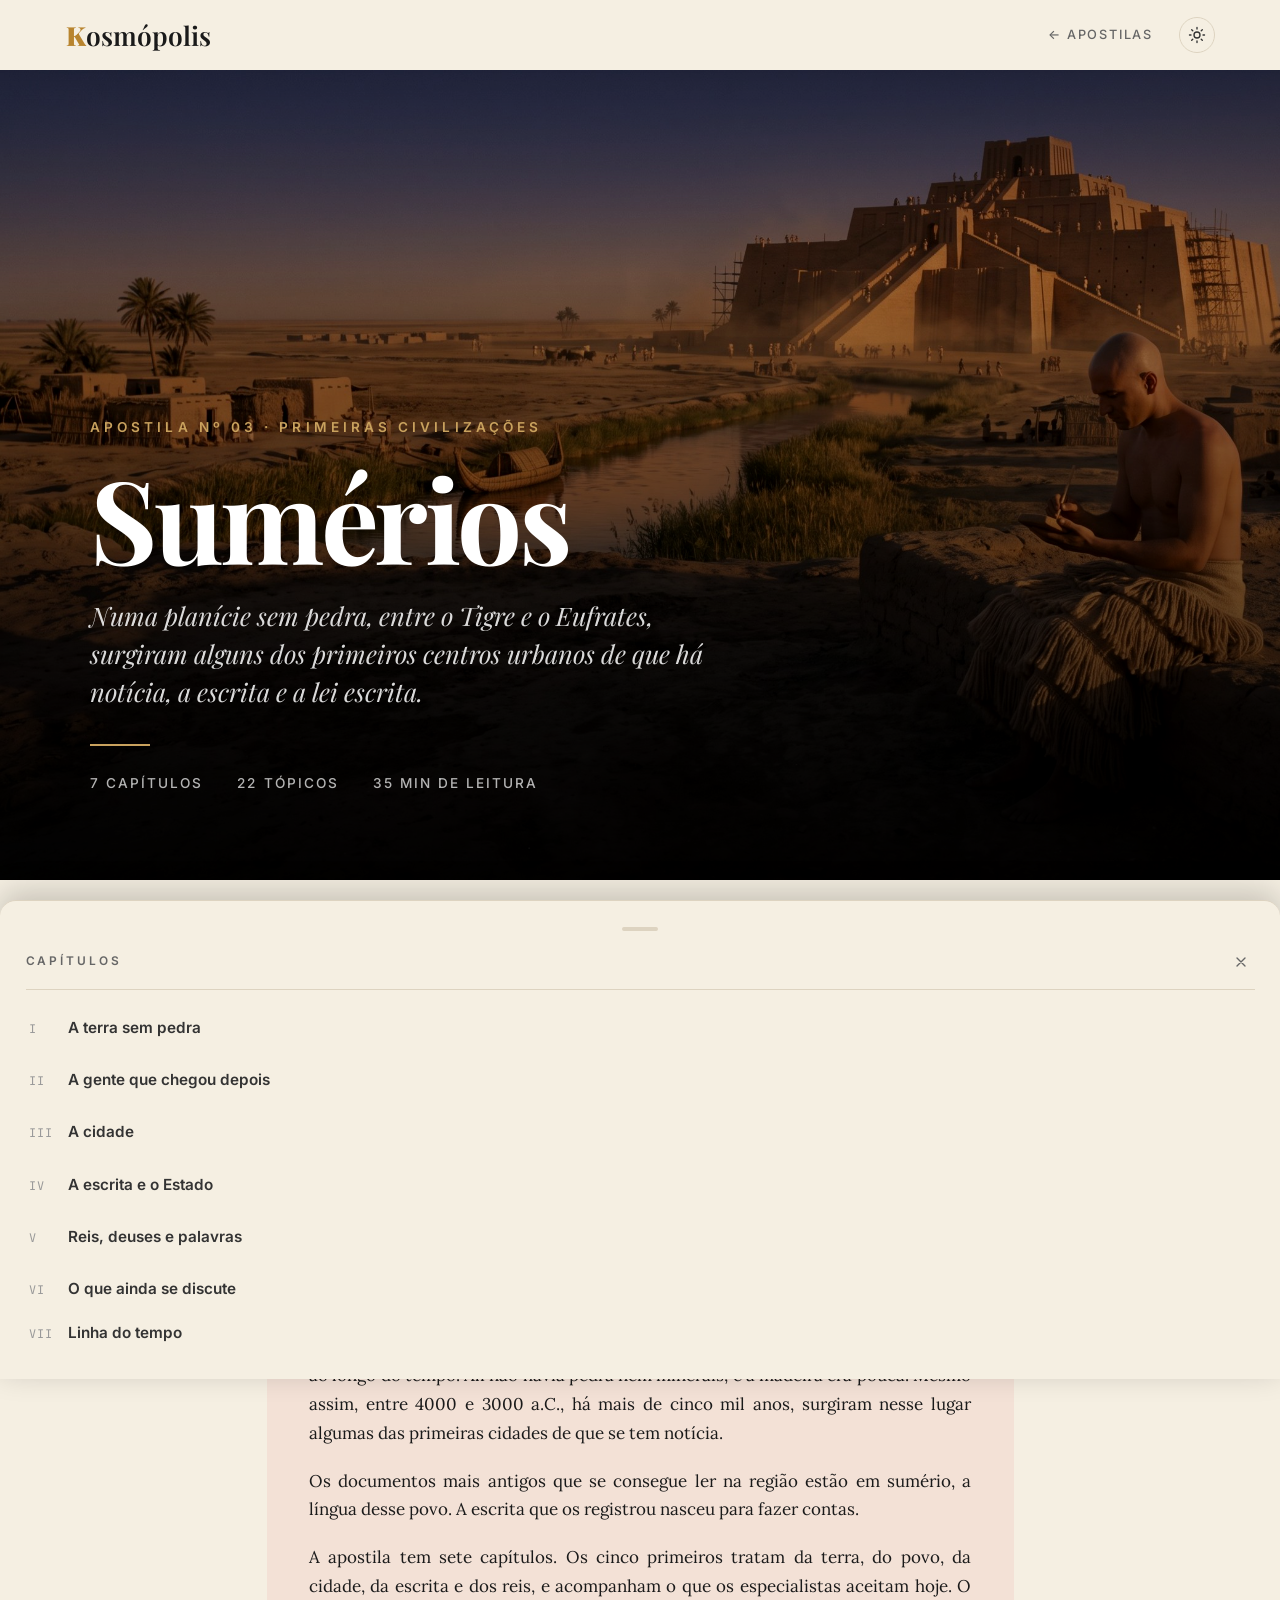
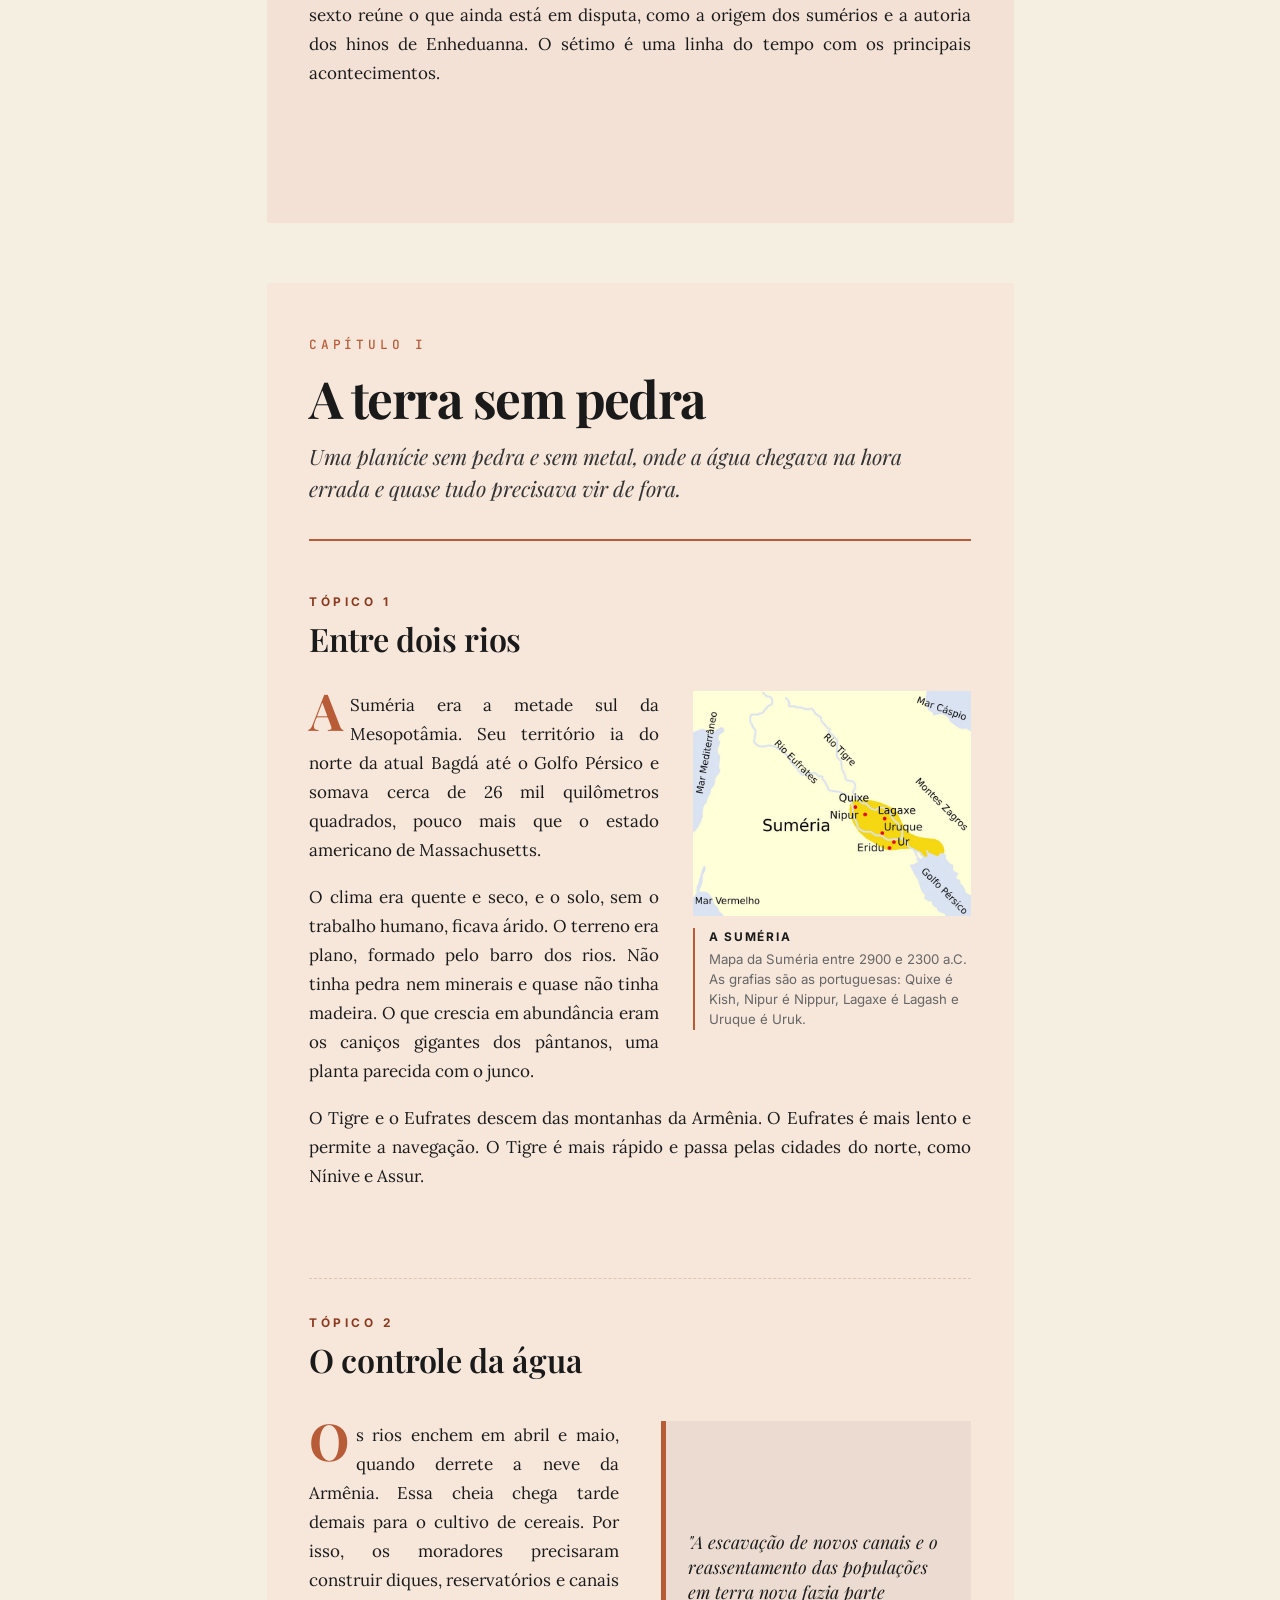
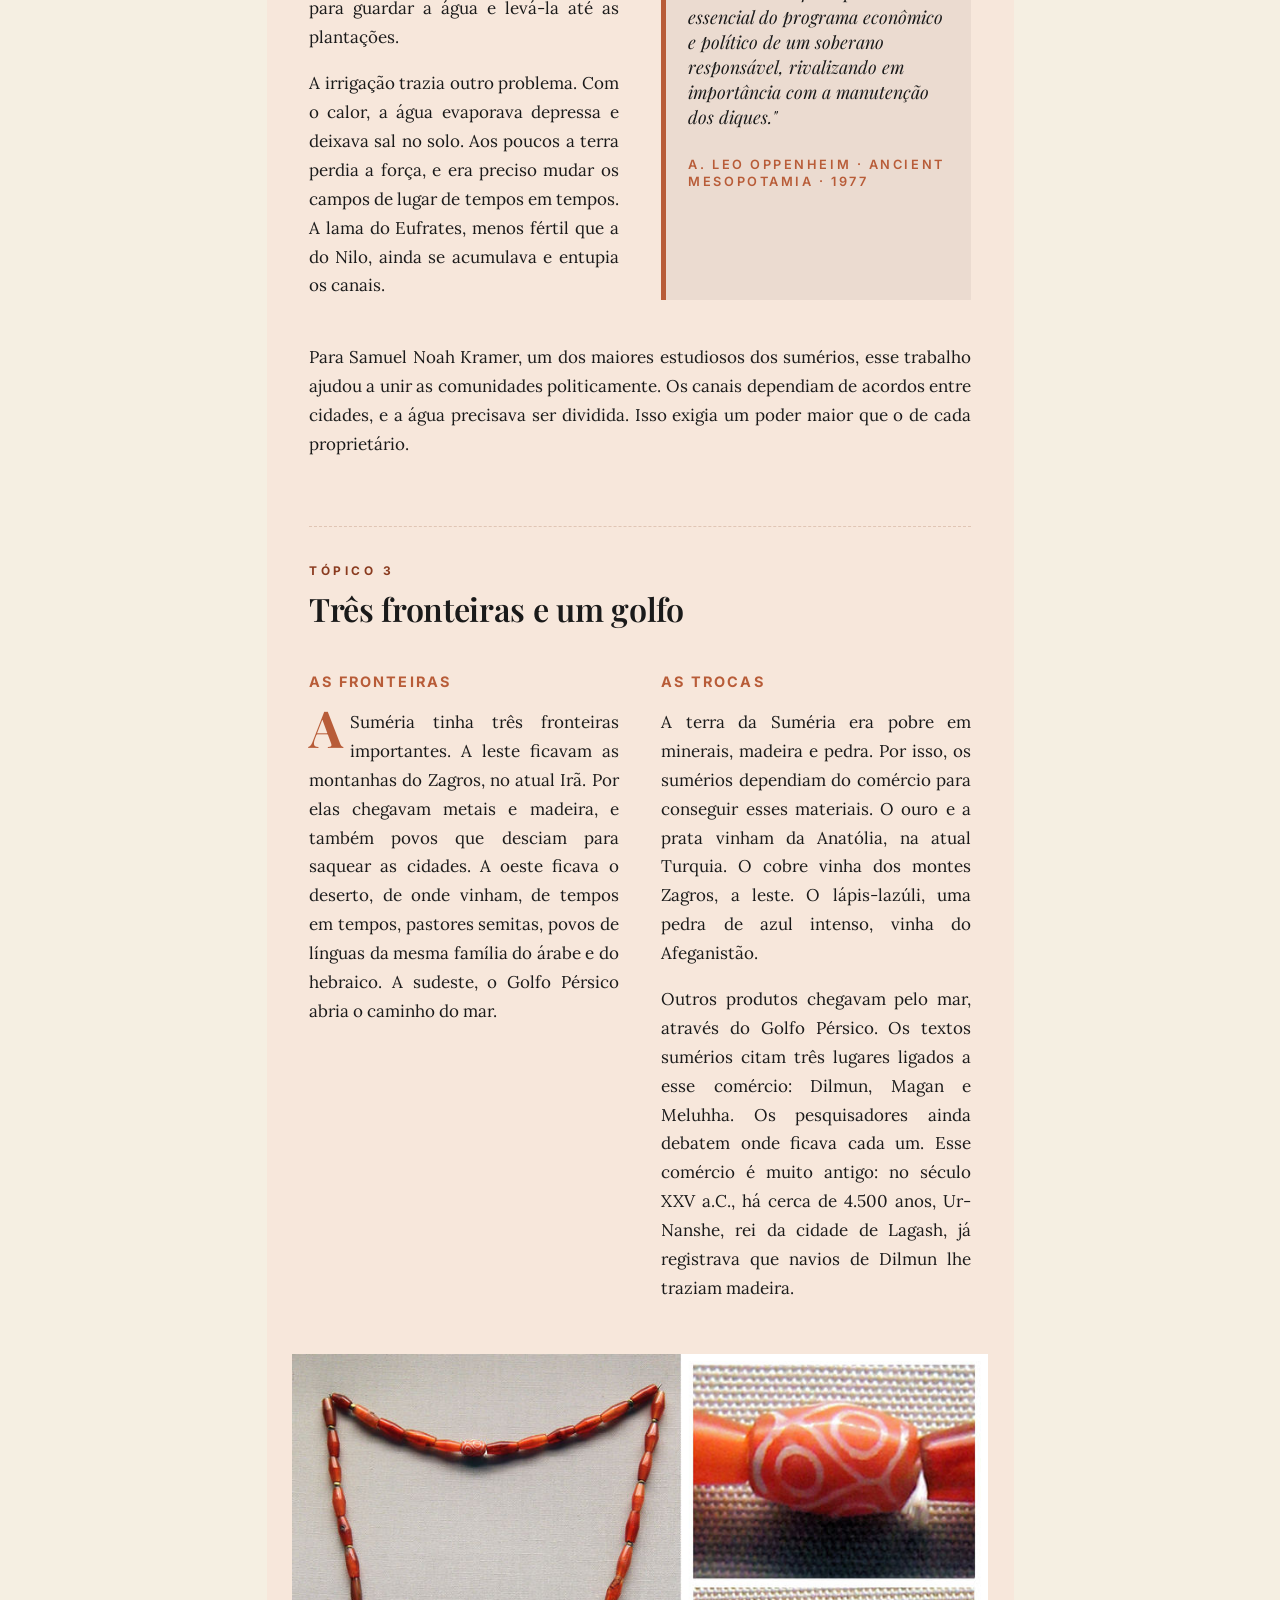
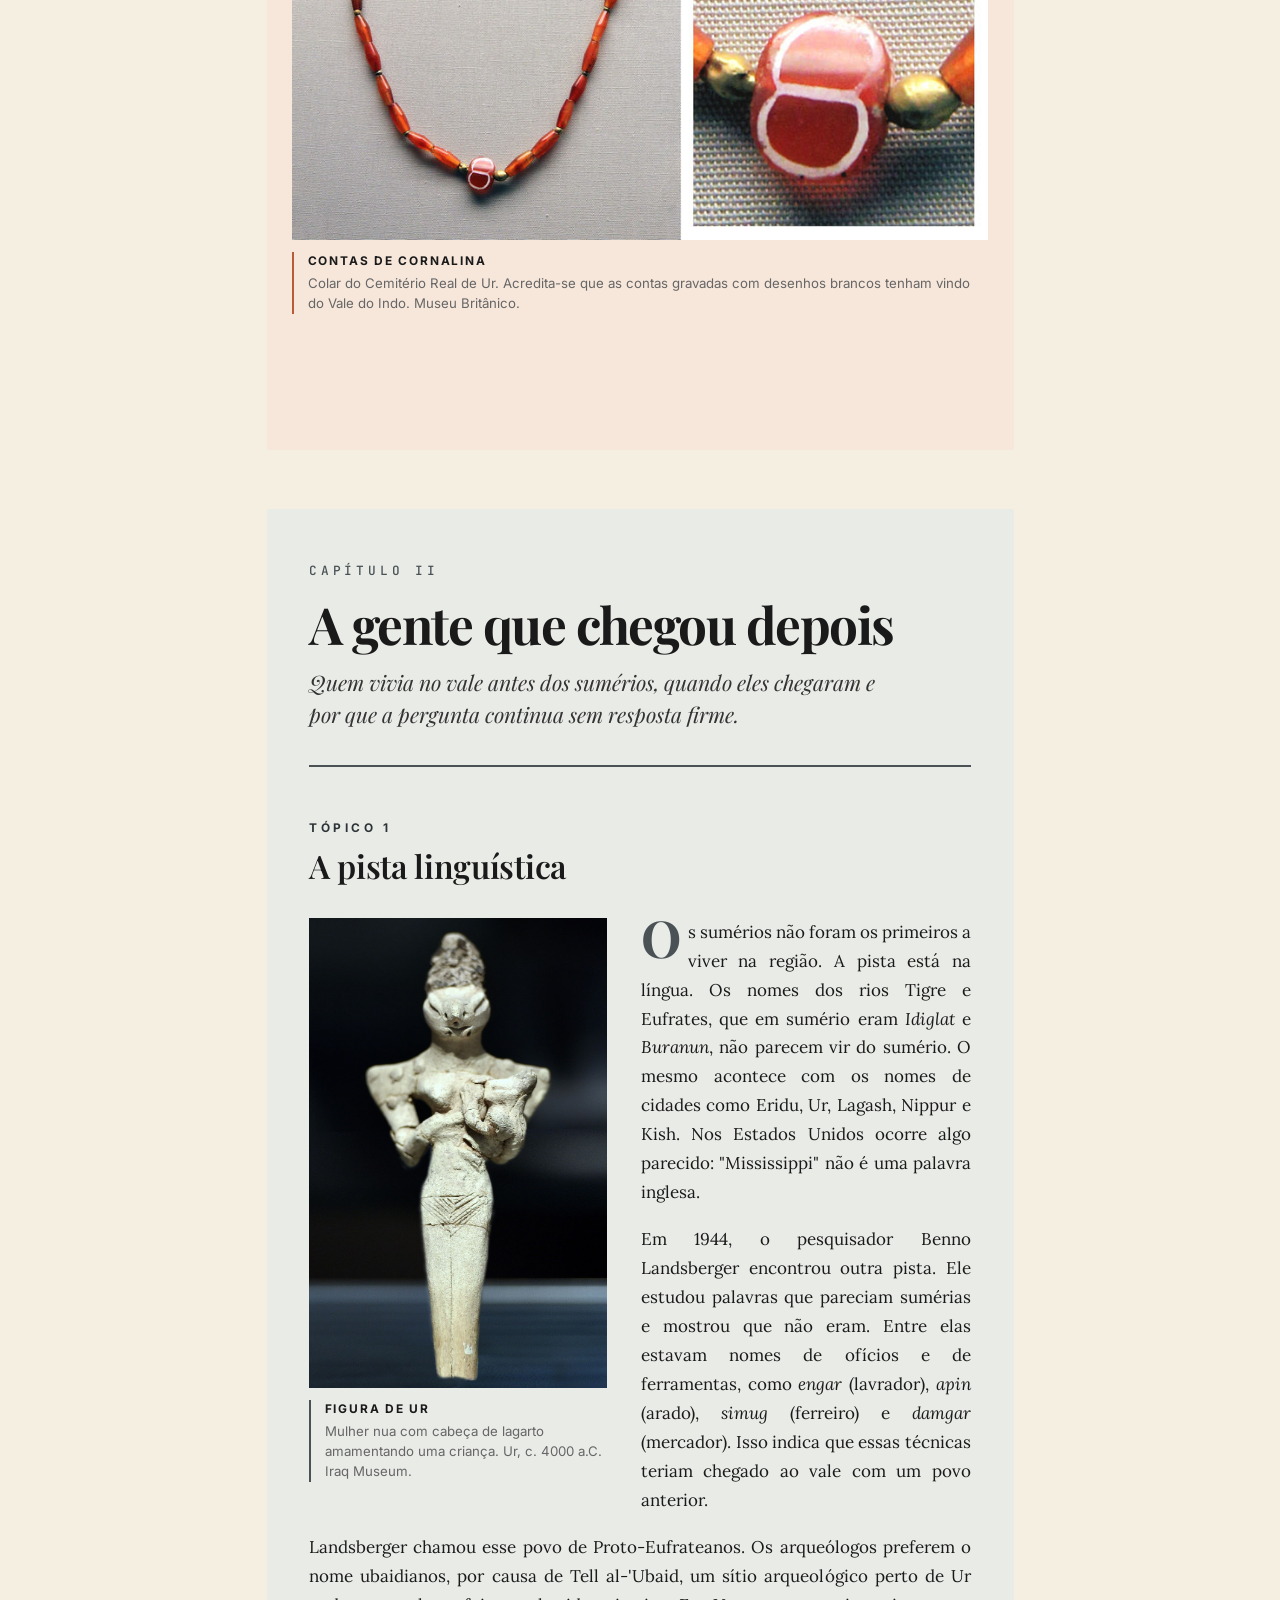
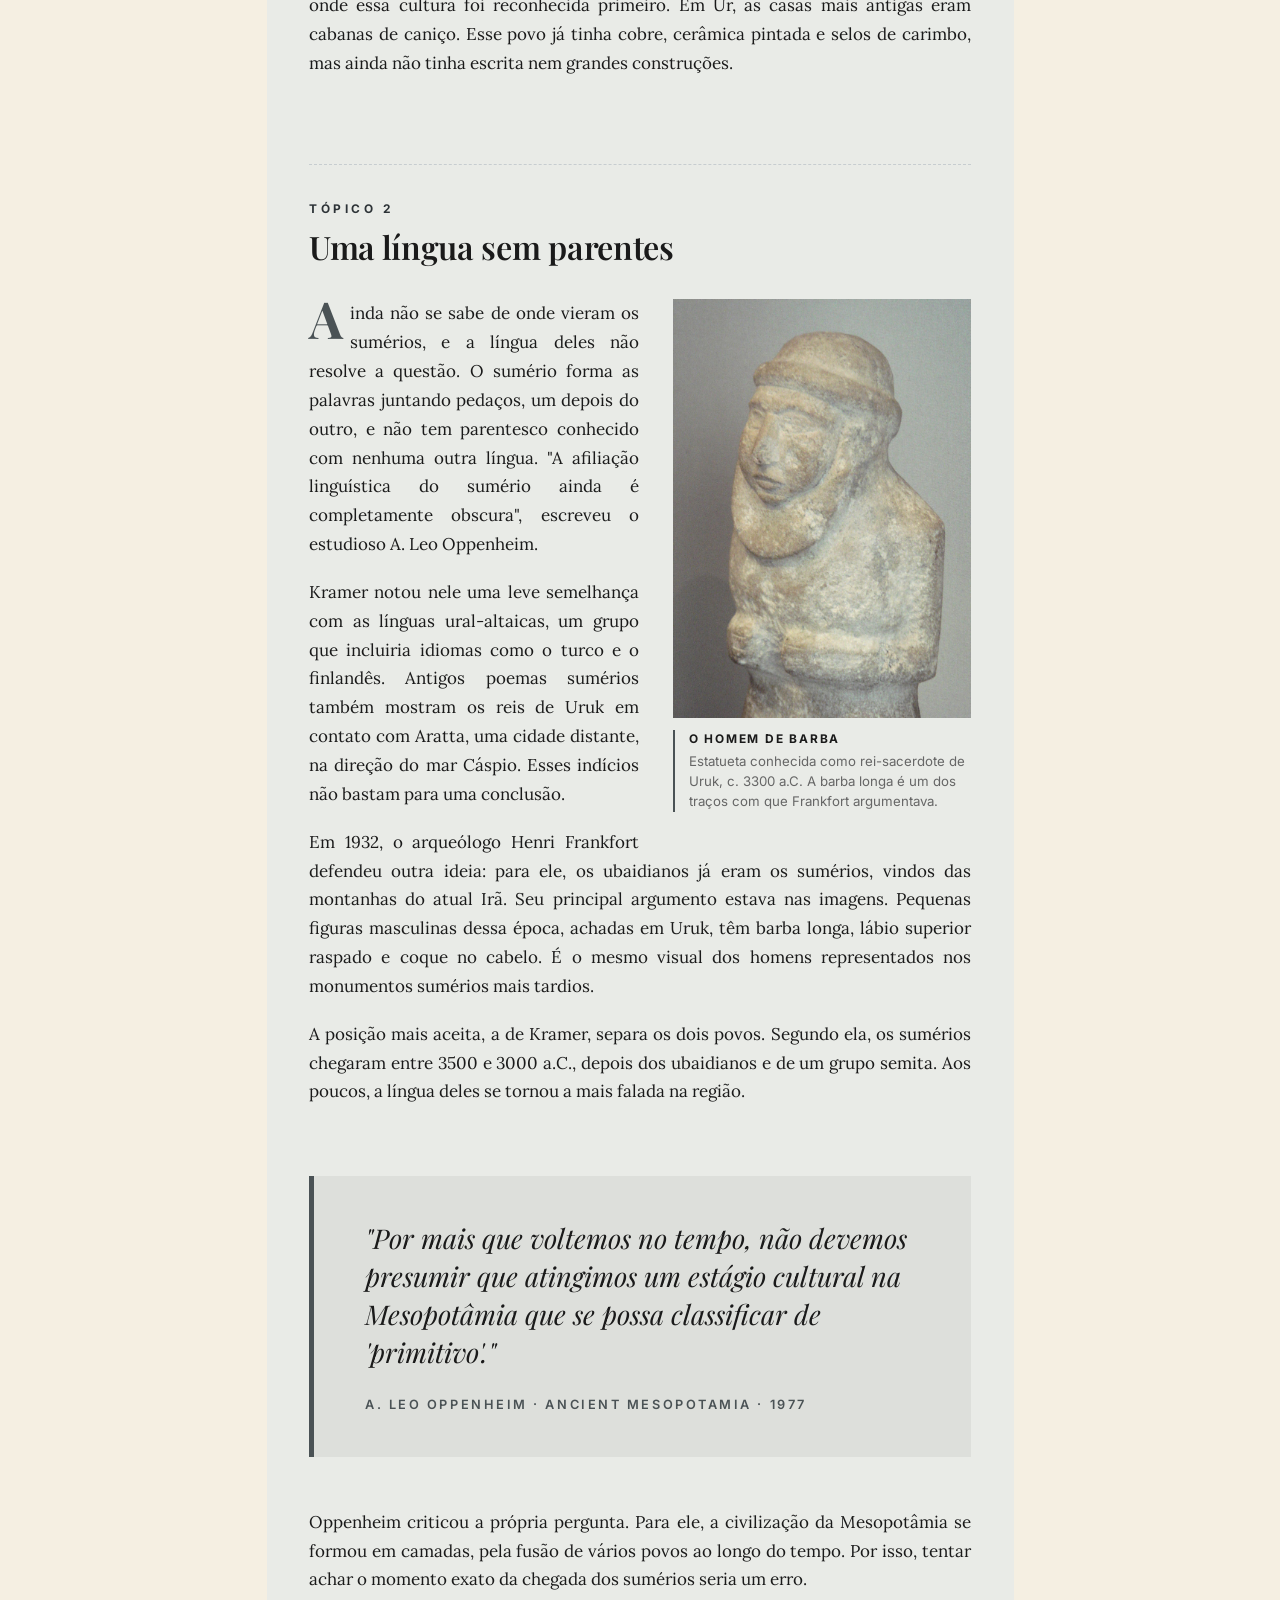
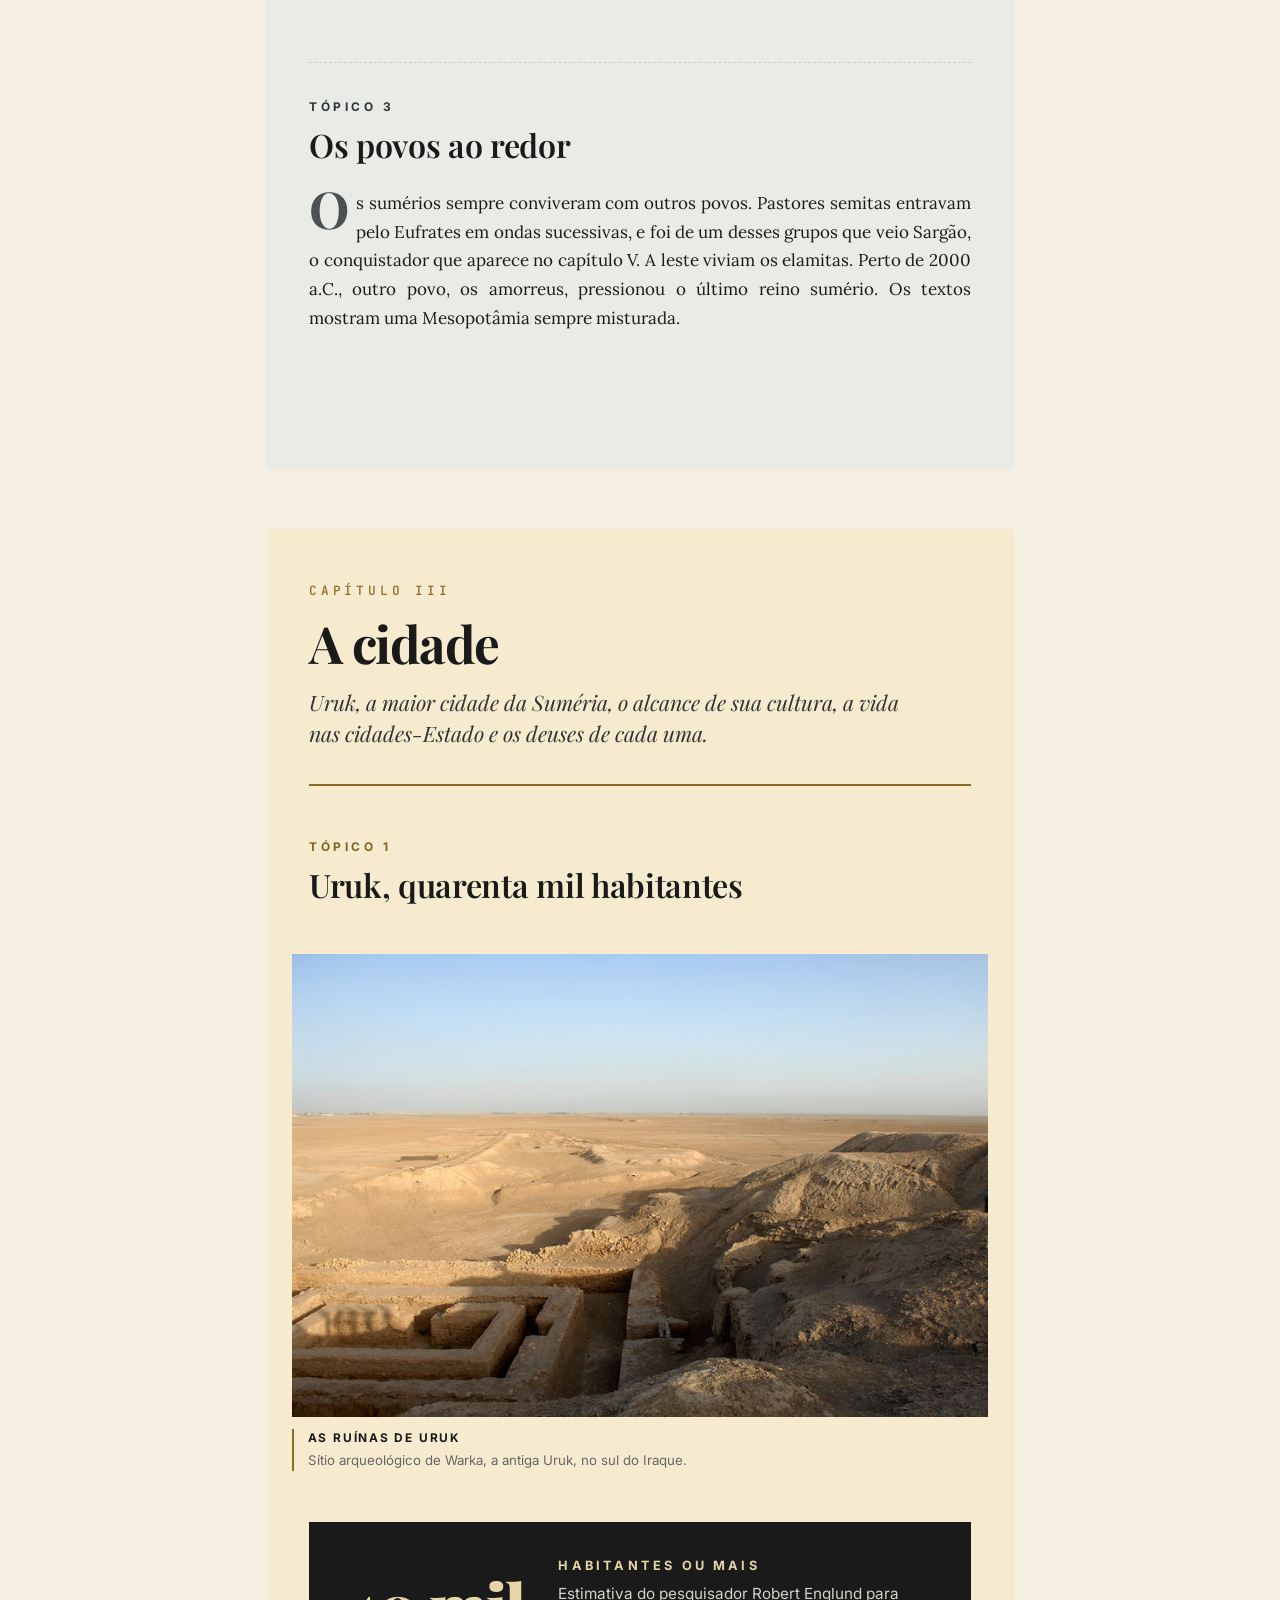
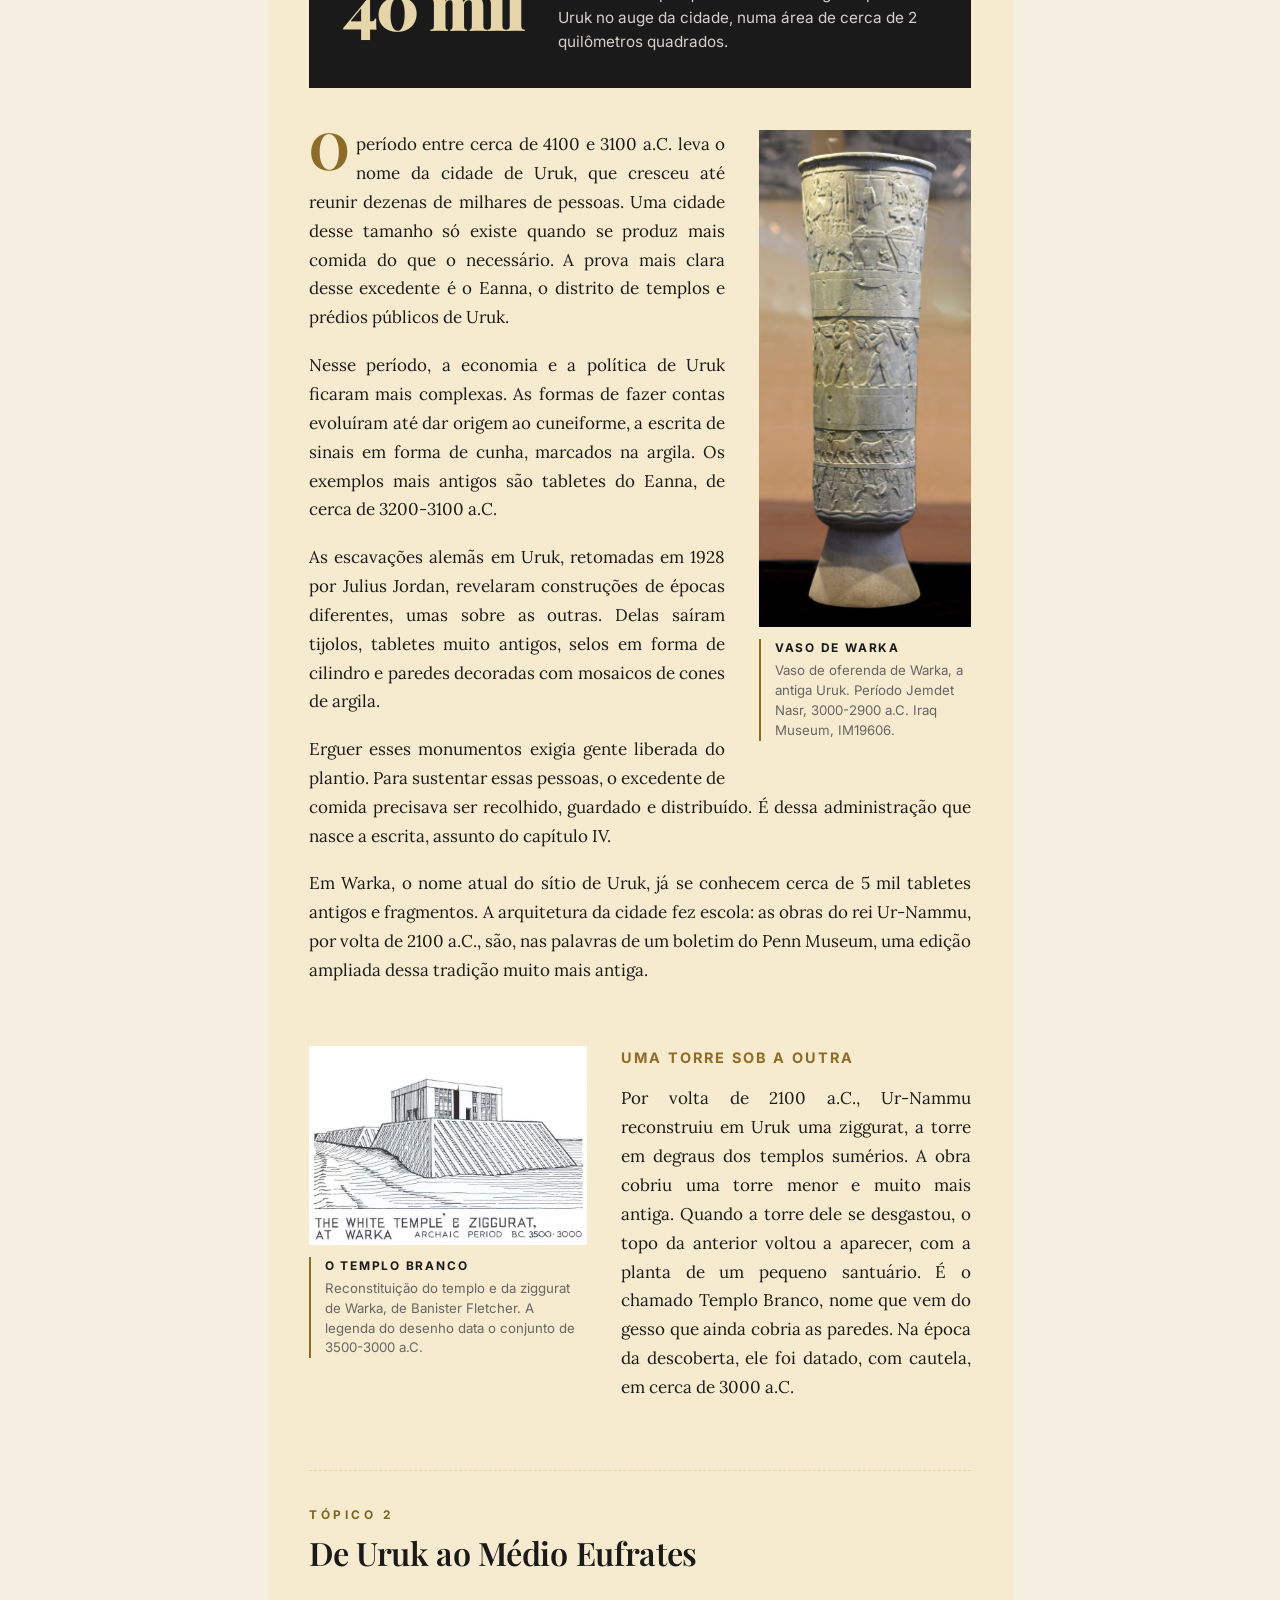
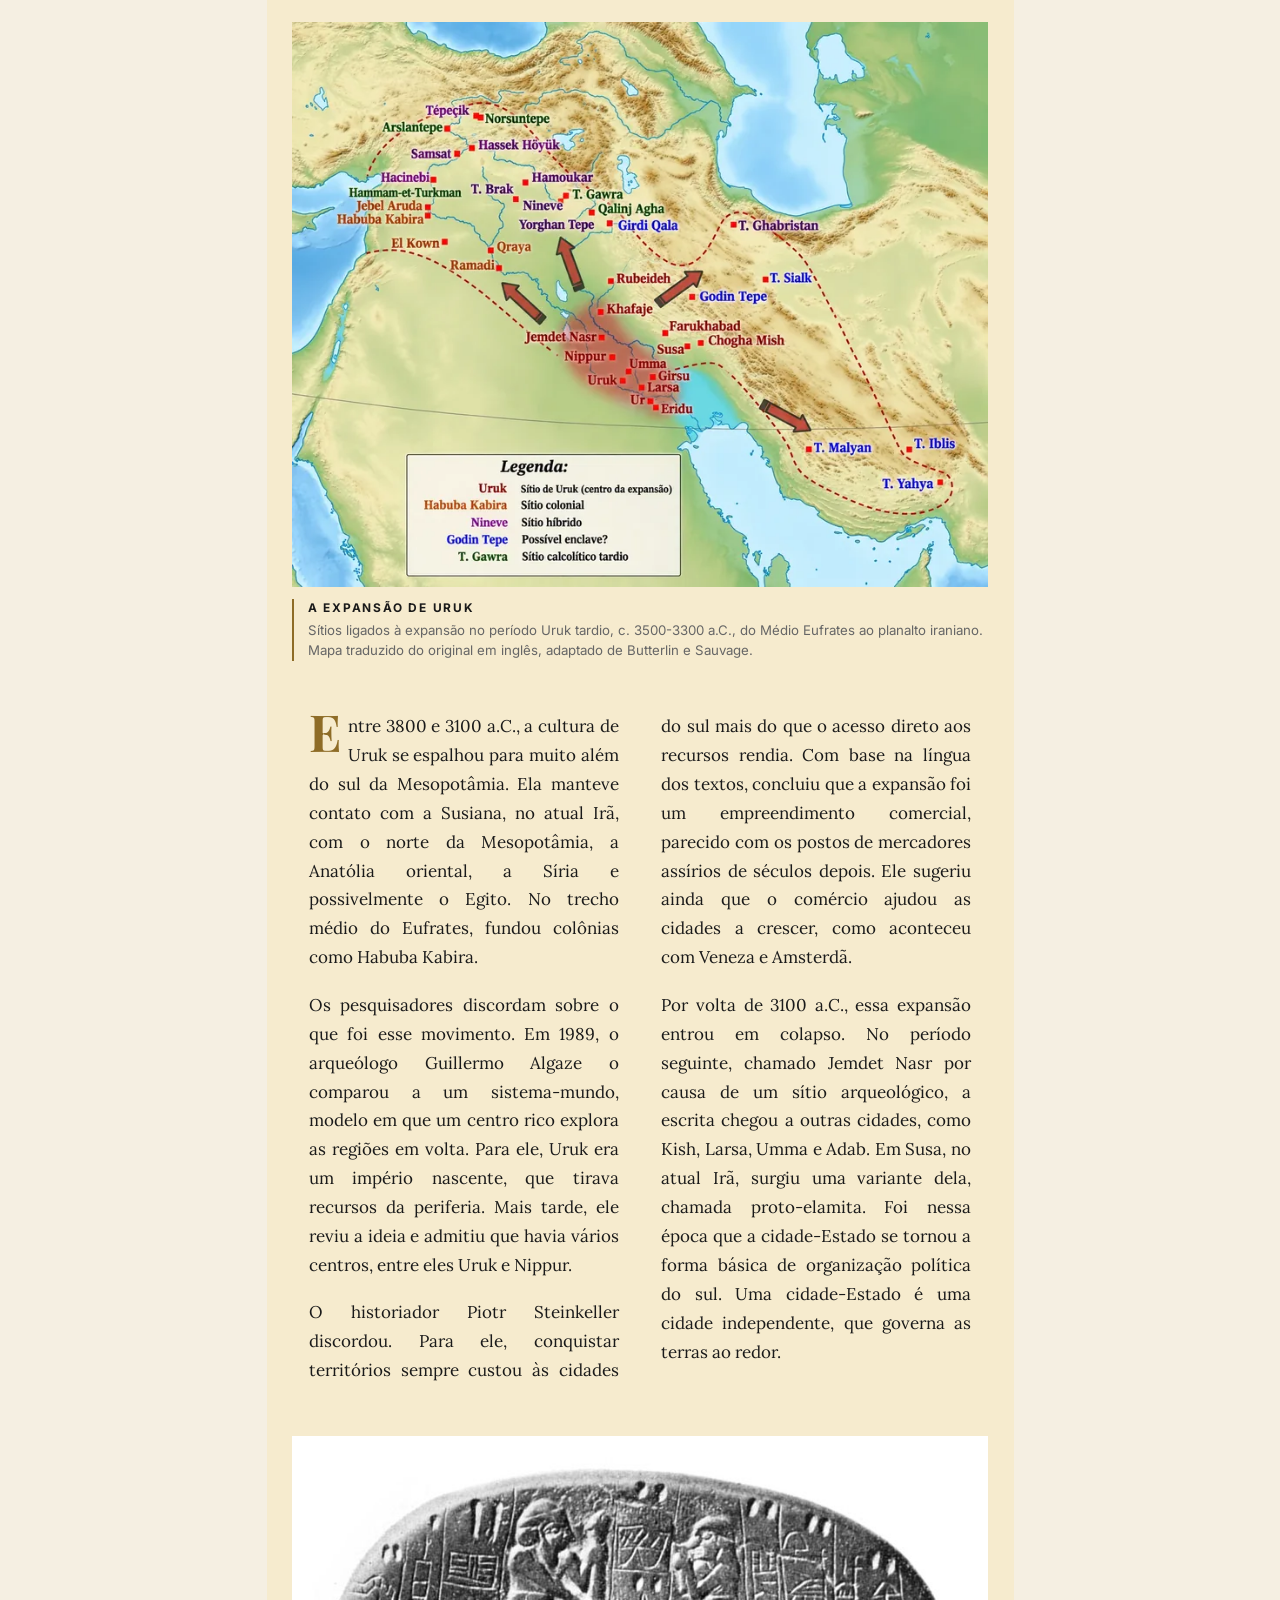
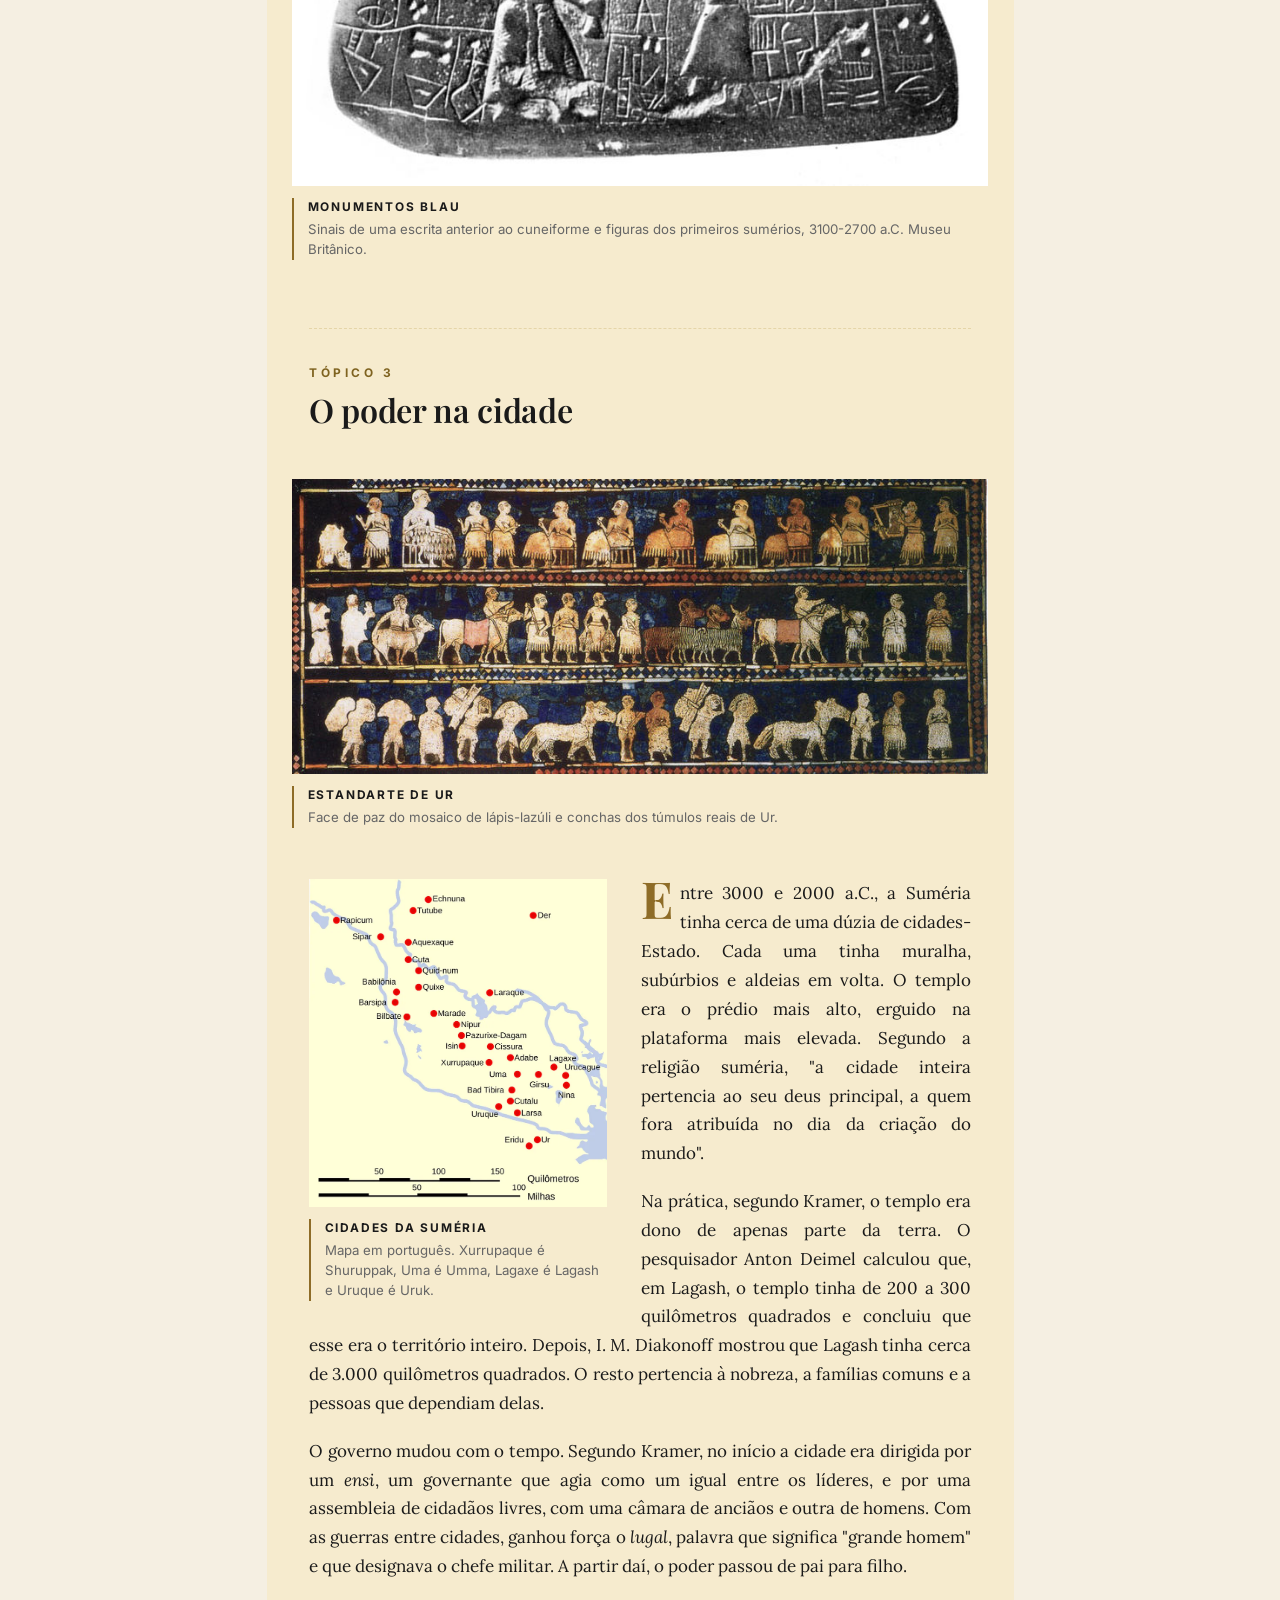
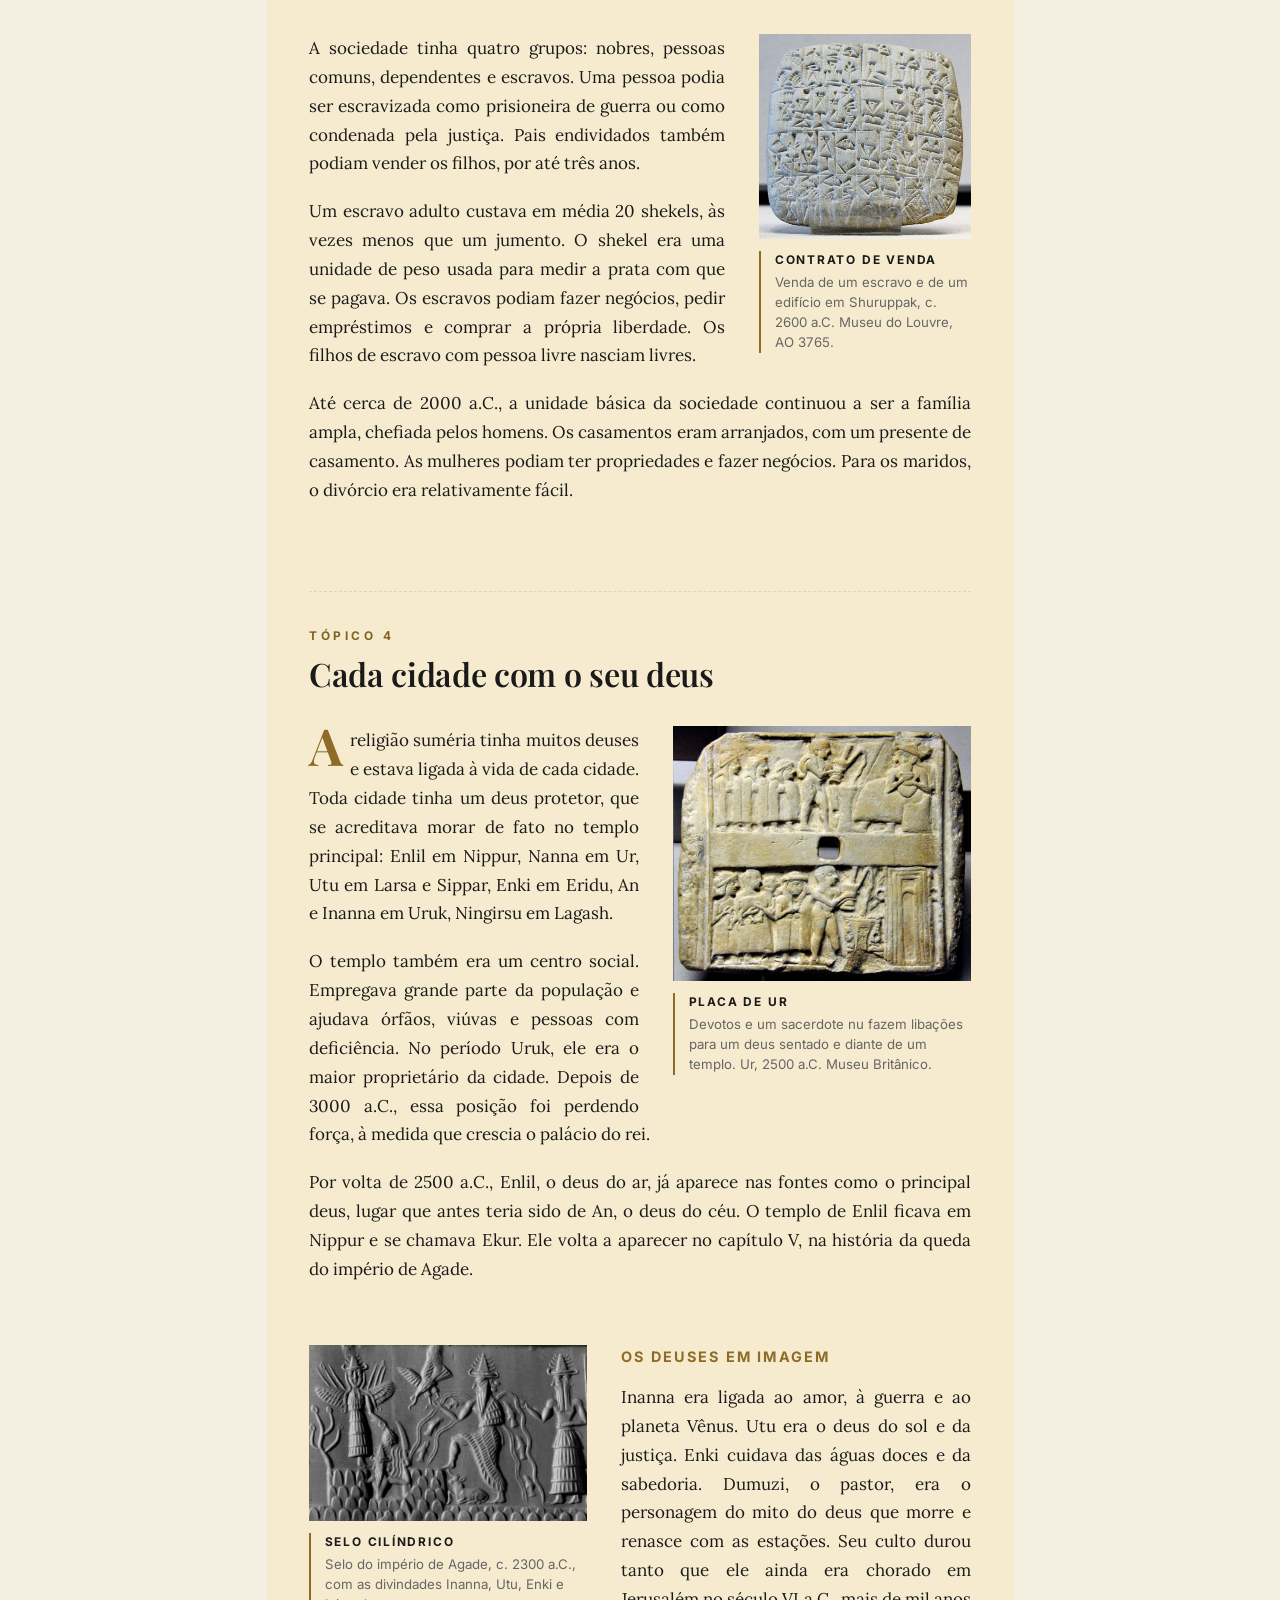
<file: estudos/sumerios/index.html>
<!doctype html>
<html lang="pt-BR">
<head>
<meta charset="utf-8">
<meta name="viewport" content="width=device-width, initial-scale=1">
<title>Sumérios · Kosmópolis</title>
<meta name="description" content="Numa planície sem pedra, entre o Tigre e o Eufrates, surgiram alguns dos primeiros centros urbanos de que há notícia, a escrita e a lei escrita.">
<meta property="og:title" content="Sumérios: a civilização de barro">
<meta property="og:description" content="Numa planície sem pedra, entre o Tigre e o Eufrates, surgiram alguns dos primeiros centros urbanos de que há notícia, a escrita e a lei escrita.">
<meta property="og:type" content="article">
<meta property="og:url" content="https://marcusgoms.github.io/hub-de-estudos/estudos/sumerios/">
<meta property="og:image" content="https://marcusgoms.github.io/hub-de-estudos/estudos/sumerios/imagens/capa_ilustracao.jpg">
<meta name="twitter:card" content="summary_large_image">
<link rel="icon" type="image/svg+xml" href="../../identidade/favicon.svg">
<link rel="preconnect" href="https://fonts.googleapis.com">
<link rel="preconnect" href="https://fonts.gstatic.com" crossorigin>
<link href="https://fonts.googleapis.com/css2?family=Playfair+Display:ital,wght@0,400;0,600;0,700;0,900;1,400&family=Lora:ital,wght@0,400;0,500;0,600;1,400&family=Inter:wght@300;400;500;600;700&family=JetBrains+Mono:wght@400;500&display=swap" rel="stylesheet">
<link rel="stylesheet" href="../../css/estilo.css?v=8">
<link rel="stylesheet" href="../../css/estudo.css?v=19">
</head>
<body>

<header class="topo">
  <div class="topo-interior">
    <a class="topo-logo" href="../../index.html"><span class="topo-logo-k">K</span>osmópolis</a>
    <div class="topo-direita">
      <nav class="topo-nav">
        <a href="../../index.html">← Apostilas</a>
      </nav>
      <button class="tema-botao tema-desktop" type="button" aria-label="Alternar tema" title="Alternar tema claro/escuro">
        <svg class="tema-icone tema-icone-sol" viewBox="0 0 24 24" fill="none" stroke="currentColor" stroke-width="1.8" stroke-linecap="round" stroke-linejoin="round" aria-hidden="true"><circle cx="12" cy="12" r="4"/><path d="M12 2v2M12 20v2M4.93 4.93l1.41 1.41M17.66 17.66l1.41 1.41M2 12h2M20 12h2M4.93 19.07l1.41-1.41M17.66 6.34l1.41-1.41"/></svg>
        <svg class="tema-icone tema-icone-lua" viewBox="0 0 24 24" fill="none" stroke="currentColor" stroke-width="1.8" stroke-linecap="round" stroke-linejoin="round" aria-hidden="true"><path d="M21 12.79A9 9 0 1 1 11.21 3 7 7 0 0 0 21 12.79z"/></svg>
      </button>
    </div>
  </div>
</header>

<!-- ============================================================ -->
<!-- CAPA -->
<!-- ============================================================ -->

<section class="estudo-capa">
  <div class="estudo-capa-fundo" style="background-image: url('imagens/capa_ilustracao.jpg');"></div>
  <div class="estudo-capa-gradiente"></div>
  <div class="estudo-capa-conteudo">
    <div class="estudo-capa-selo">Apostila Nº 03 · Primeiras civilizações</div>
    <h1>Sumérios</h1>
    <p class="estudo-capa-sub">Numa planície sem pedra, entre o Tigre e o Eufrates, surgiram alguns dos primeiros centros urbanos de que há notícia, a escrita e a lei escrita.</p>
    <div class="estudo-capa-linha"></div>
    <div class="estudo-capa-meta">
      <span>7 capítulos</span>
      <span>22 tópicos</span>
      <span>35 min de leitura</span>
    </div>
  </div>
</section>

<!-- ============================================================ -->
<!-- CORPO -->
<!-- ============================================================ -->

<div class="estudo-layout" id="capitulos">

  <!-- NAVEGAÇÃO LATERAL -->
  <aside class="estudo-nav">
    <div class="estudo-nav-titulo">Capítulos</div>
    <ol class="nav-capitulos">
      <li data-cap="cap-1">
        <a href="#cap-1" class="nav-cap">A terra sem pedra</a>
        <ul class="nav-topicos">
          <li><a href="#cap-1-top-1">Entre dois rios</a></li>
          <li><a href="#cap-1-top-2">O controle da água</a></li>
          <li><a href="#cap-1-top-3">Três fronteiras e um golfo</a></li>
        </ul>
      </li>
      <li data-cap="cap-2">
        <a href="#cap-2" class="nav-cap">A gente que chegou depois</a>
        <ul class="nav-topicos">
          <li><a href="#cap-2-top-1">A pista linguística</a></li>
          <li><a href="#cap-2-top-2">Uma língua sem parentes</a></li>
          <li><a href="#cap-2-top-3">Os povos ao redor</a></li>
        </ul>
      </li>
      <li data-cap="cap-3">
        <a href="#cap-3" class="nav-cap">A cidade</a>
        <ul class="nav-topicos">
          <li><a href="#cap-3-top-1">Uruk, quarenta mil habitantes</a></li>
          <li><a href="#cap-3-top-2">De Uruk ao Médio Eufrates</a></li>
          <li><a href="#cap-3-top-3">O poder na cidade</a></li>
          <li><a href="#cap-3-top-4">Cada cidade com o seu deus</a></li>
        </ul>
      </li>
      <li data-cap="cap-4">
        <a href="#cap-4" class="nav-cap">A escrita e o Estado</a>
        <ul class="nav-topicos">
          <li><a href="#cap-4-top-1">O cuneiforme começou com números</a></li>
          <li><a href="#cap-4-top-2">Doze meses de trinta dias</a></li>
          <li><a href="#cap-4-top-3">Pessoas e animais nas mesmas contas</a></li>
        </ul>
      </li>
      <li data-cap="cap-5">
        <a href="#cap-5" class="nav-cap">Reis, deuses e palavras</a>
        <ul class="nav-topicos">
          <li><a href="#cap-5-top-1">Os túmulos reais de Ur</a></li>
          <li><a href="#cap-5-top-2">Lagash e Umma, cinco gerações de guerra</a></li>
          <li><a href="#cap-5-top-3">Urukagina e a palavra amargi</a></li>
          <li><a href="#cap-5-top-4">Sargão e o primeiro império mesopotâmico</a></li>
          <li><a href="#cap-5-top-5">Enheduanna, a sacerdotisa de Ur</a></li>
          <li><a href="#cap-5-top-6">Gudea e Lagash depois de Agade</a></li>
          <li><a href="#cap-5-top-7">A Lista Real, uma só realeza</a></li>
          <li><a href="#cap-5-top-8">A III dinastia de Ur, o último Estado sumério</a></li>
          <li><a href="#cap-5-top-9">A língua que sobreviveu aos falantes</a></li>
        </ul>
      </li>
      <li data-cap="discussao">
        <a href="#discussao" class="nav-cap">O que ainda se discute</a>
      </li>
      <li data-cap="linha-do-tempo">
        <a href="#linha-do-tempo" class="nav-cap">Linha do tempo</a>
      </li>
    </ol>
  </aside>

  <!-- CONTEÚDO -->
  <main class="estudo-corpo">

    <!-- ========== APRESENTAÇÃO ========== -->
    <section class="capitulo capitulo--v" id="apresentacao">
      <header class="capitulo-cabeca">
        <div class="capitulo-numero">Apresentação</div>
        <h2 class="capitulo-titulo">Uma civilização de barro</h2>
        <p class="capitulo-resumo">Quase tudo o que se sabe sobre os sumérios vem de tijolos de barro e de tabletes de argila, as pequenas placas onde eles escreviam. Esta apostila conta o que esse material revela, das primeiras grandes cidades até o fim do último reino sumério, por volta de 2000 a.C.</p>
      </header>

      <section class="topico topico--a" id="apresentacao-conteudo">
        <div class="texto-cheio">
          <p>A Suméria ficava no sul da Mesopotâmia, a região entre os rios Tigre e Eufrates, no atual Iraque. Era uma planície formada pelo barro que os rios depositaram ao longo do tempo. Ali não havia pedra nem minerais, e a madeira era pouca. Mesmo assim, entre 4000 e 3000 a.C., há mais de cinco mil anos, surgiram nesse lugar algumas das primeiras cidades de que se tem notícia.</p>
          <p>Os documentos mais antigos que se consegue ler na região estão em sumério, a língua desse povo. A escrita que os registrou nasceu para fazer contas.</p>
          <p>A apostila tem sete capítulos. Os cinco primeiros tratam da terra, do povo, da cidade, da escrita e dos reis, e acompanham o que os especialistas aceitam hoje. O sexto reúne o que ainda está em disputa, como a origem dos sumérios e a autoria dos hinos de Enheduanna. O sétimo é uma linha do tempo com os principais acontecimentos.</p>
        </div>
      </section>
    </section>

    <!-- ========== CAPÍTULO I ========== -->
    <section class="capitulo capitulo--i" id="cap-1">
      <header class="capitulo-cabeca">
        <div class="capitulo-numero">Capítulo I</div>
        <h2 class="capitulo-titulo">A terra sem pedra</h2>
        <p class="capitulo-resumo">Uma planície sem pedra e sem metal, onde a água chegava na hora errada e quase tudo precisava vir de fora.</p>
      </header>

      <section class="topico topico--a" id="cap-1-top-1">
        <div class="topico-numero">Tópico 1</div>
        <h3 class="topico-titulo">Entre dois rios</h3>

        <div class="texto-flutuante">
          <figure class="figura-float-direita">
            <img src="imagens/varredura_ptwiki_mapa_sumeria.webp" srcset="imagens/varredura_ptwiki_mapa_sumeria-800.webp 800w, imagens/varredura_ptwiki_mapa_sumeria.webp 1600w" sizes="(max-width: 720px) 100vw, 400px" width="1600" height="1293" loading="lazy" decoding="async" alt="Mapa do Oriente Próximo com a Suméria em amarelo, entre o Eufrates e o Tigre, perto do Golfo Pérsico, e as cidades de Quixe, Nipur, Lagaxe, Uruque, Ur e Eridu">
            <div class="figura-legenda">
              <strong>A Suméria</strong>
              Mapa da Suméria entre 2900 e 2300 a.C. As grafias são as portuguesas: Quixe é Kish, Nipur é Nippur, Lagaxe é Lagash e Uruque é Uruk.
            </div>
          </figure>
          <p>A Suméria era a metade sul da Mesopotâmia. Seu território ia do norte da atual Bagdá até o Golfo Pérsico e somava cerca de 26 mil quilômetros quadrados, pouco mais que o estado americano de Massachusetts.</p>
          <p>O clima era quente e seco, e o solo, sem o trabalho humano, ficava árido. O terreno era plano, formado pelo barro dos rios. Não tinha pedra nem minerais e quase não tinha madeira. O que crescia em abundância eram os caniços gigantes dos pântanos, uma planta parecida com o junco.</p>
          <p>O Tigre e o Eufrates descem das montanhas da Armênia. O Eufrates é mais lento e permite a navegação. O Tigre é mais rápido e passa pelas cidades do norte, como Nínive e Assur.</p>
        </div>
      </section>

      <section class="topico topico--b" id="cap-1-top-2">
        <div class="topico-numero">Tópico 2</div>
        <h3 class="topico-titulo">O controle da água</h3>

        <div class="bloco-grid bloco-grid-2">
          <div>
            <p>Os rios enchem em abril e maio, quando derrete a neve da Armênia. Essa cheia chega tarde demais para o cultivo de cereais. Por isso, os moradores precisaram construir diques, reservatórios e canais para guardar a água e levá-la até as plantações.</p>
            <p>A irrigação trazia outro problema. Com o calor, a água evaporava depressa e deixava sal no solo. Aos poucos a terra perdia a força, e era preciso mudar os campos de lugar de tempos em tempos. A lama do Eufrates, menos fértil que a do Nilo, ainda se acumulava e entupia os canais.</p>
          </div>
          <div class="citacao">
            "A escavação de novos canais e o reassentamento das populações em terra nova fazia parte essencial do programa econômico e político de um soberano responsável, rivalizando em importância com a manutenção dos diques."
            <span class="citacao-autor">A. Leo Oppenheim · Ancient Mesopotamia · 1977</span>
          </div>
        </div>

        <div class="texto-cheio sem-dropcap">
          <p>Para Samuel Noah Kramer, um dos maiores estudiosos dos sumérios, esse trabalho ajudou a unir as comunidades politicamente. Os canais dependiam de acordos entre cidades, e a água precisava ser dividida. Isso exigia um poder maior que o de cada proprietário.</p>
        </div>
      </section>

      <section class="topico topico--c" id="cap-1-top-3">
        <div class="topico-numero">Tópico 3</div>
        <h3 class="topico-titulo">Três fronteiras e um golfo</h3>

        <div class="bloco-grid bloco-grid-2">
          <div>
            <div class="subtitulo">As fronteiras</div>
            <p>A Suméria tinha três fronteiras importantes. A leste ficavam as montanhas do Zagros, no atual Irã. Por elas chegavam metais e madeira, e também povos que desciam para saquear as cidades. A oeste ficava o deserto, de onde vinham, de tempos em tempos, pastores semitas, povos de línguas da mesma família do árabe e do hebraico. A sudeste, o Golfo Pérsico abria o caminho do mar.</p>
          </div>
          <div class="nao-dropcap">
            <div class="subtitulo">As trocas</div>
            <p>A terra da Suméria era pobre em minerais, madeira e pedra. Por isso, os sumérios dependiam do comércio para conseguir esses materiais. O ouro e a prata vinham da Anatólia, na atual Turquia. O cobre vinha dos montes Zagros, a leste. O lápis-lazúli, uma pedra de azul intenso, vinha do Afeganistão.</p>
            <p>Outros produtos chegavam pelo mar, através do Golfo Pérsico. Os textos sumérios citam três lugares ligados a esse comércio: Dilmun, Magan e Meluhha. Os pesquisadores ainda debatem onde ficava cada um. Esse comércio é muito antigo: no século XXV a.C., há cerca de 4.500 anos, Ur-Nanshe, rei da cidade de Lagash, já registrava que navios de Dilmun lhe traziam madeira.</p>
          </div>
        </div>

        <figure class="figura figura-largura-plena">
          <img src="imagens/varredura_ptwiki_contas_cornalina.jpg" srcset="imagens/varredura_ptwiki_contas_cornalina-800.jpg 800w, imagens/varredura_ptwiki_contas_cornalina.jpg 1600w" sizes="(max-width: 1080px) 100vw, 780px" width="1600" height="1118" loading="lazy" decoding="async" alt="Colar de contas de cornalina alaranjada com duas contas gravadas com desenhos brancos, mostradas também em detalhe">
          <div class="figura-legenda">
            <strong>Contas de cornalina</strong>
            Colar do Cemitério Real de Ur. Acredita-se que as contas gravadas com desenhos brancos tenham vindo do Vale do Indo. Museu Britânico.
          </div>
        </figure>
      </section>
    </section>

    <!-- ========== CAPÍTULO II ========== -->
    <section class="capitulo capitulo--ii" id="cap-2">
      <header class="capitulo-cabeca">
        <div class="capitulo-numero">Capítulo II</div>
        <h2 class="capitulo-titulo">A gente que chegou depois</h2>
        <p class="capitulo-resumo">Quem vivia no vale antes dos sumérios, quando eles chegaram e por que a pergunta continua sem resposta firme.</p>
      </header>

      <section class="topico topico--a" id="cap-2-top-1">
        <div class="topico-numero">Tópico 1</div>
        <h3 class="topico-titulo">A pista linguística</h3>

        <div class="texto-flutuante">
          <figure class="figura-float-esquerda figura-float-pequena">
            <img src="imagens/varredura_en_054.jpg" srcset="imagens/varredura_en_054-800.jpg 800w, imagens/varredura_en_054.jpg 1267w" sizes="(max-width: 720px) 100vw, 300px" width="1267" height="2000" loading="lazy" decoding="async" alt="Figurinha de argila clara de uma mulher nua com cabeça de lagarto, segurando uma criança ao seio">
            <div class="figura-legenda">
              <strong>Figura de Ur</strong>
              Mulher nua com cabeça de lagarto amamentando uma criança. Ur, c. 4000 a.C. Iraq Museum.
            </div>
          </figure>
          <p>Os sumérios não foram os primeiros a viver na região. A pista está na língua. Os nomes dos rios Tigre e Eufrates, que em sumério eram <em>Idiglat</em> e <em>Buranun</em>, não parecem vir do sumério. O mesmo acontece com os nomes de cidades como Eridu, Ur, Lagash, Nippur e Kish. Nos Estados Unidos ocorre algo parecido: "Mississippi" não é uma palavra inglesa.</p>
          <p>Em 1944, o pesquisador Benno Landsberger encontrou outra pista. Ele estudou palavras que pareciam sumérias e mostrou que não eram. Entre elas estavam nomes de ofícios e de ferramentas, como <em>engar</em> (lavrador), <em>apin</em> (arado), <em>simug</em> (ferreiro) e <em>damgar</em> (mercador). Isso indica que essas técnicas teriam chegado ao vale com um povo anterior.</p>
          <p>Landsberger chamou esse povo de Proto-Eufrateanos. Os arqueólogos preferem o nome ubaidianos, por causa de Tell al-'Ubaid, um sítio arqueológico perto de Ur onde essa cultura foi reconhecida primeiro. Em Ur, as casas mais antigas eram cabanas de caniço. Esse povo já tinha cobre, cerâmica pintada e selos de carimbo, mas ainda não tinha escrita nem grandes construções.</p>
        </div>
      </section>

      <section class="topico topico--b" id="cap-2-top-2">
        <div class="topico-numero">Tópico 2</div>
        <h3 class="topico-titulo">Uma língua sem parentes</h3>

        <div class="texto-flutuante">
          <figure class="figura-float-direita figura-float-pequena">
            <img src="imagens/varredura_en_051.jpg" srcset="imagens/varredura_en_051-800.jpg 800w, imagens/varredura_en_051.jpg 1304w" sizes="(max-width: 720px) 100vw, 300px" width="1304" height="1833" loading="lazy" decoding="async" alt="Estatueta de pedra clara de um homem com barba longa, faixa grossa na cabeça e mãos juntas ao peito">
            <div class="figura-legenda">
              <strong>O homem de barba</strong>
              Estatueta conhecida como rei-sacerdote de Uruk, c. 3300 a.C. A barba longa é um dos traços com que Frankfort argumentava.
            </div>
          </figure>
          <p>Ainda não se sabe de onde vieram os sumérios, e a língua deles não resolve a questão. O sumério forma as palavras juntando pedaços, um depois do outro, e não tem parentesco conhecido com nenhuma outra língua. "A afiliação linguística do sumério ainda é completamente obscura", escreveu o estudioso A. Leo Oppenheim.</p>
          <p>Kramer notou nele uma leve semelhança com as línguas ural-altaicas, um grupo que incluiria idiomas como o turco e o finlandês. Antigos poemas sumérios também mostram os reis de Uruk em contato com Aratta, uma cidade distante, na direção do mar Cáspio. Esses indícios não bastam para uma conclusão.</p>
          <p>Em 1932, o arqueólogo Henri Frankfort defendeu outra ideia: para ele, os ubaidianos já eram os sumérios, vindos das montanhas do atual Irã. Seu principal argumento estava nas imagens. Pequenas figuras masculinas dessa época, achadas em Uruk, têm barba longa, lábio superior raspado e coque no cabelo. É o mesmo visual dos homens representados nos monumentos sumérios mais tardios.</p>
          <p>A posição mais aceita, a de Kramer, separa os dois povos. Segundo ela, os sumérios chegaram entre 3500 e 3000 a.C., depois dos ubaidianos e de um grupo semita. Aos poucos, a língua deles se tornou a mais falada na região.</p>
        </div>

        <div class="citacao">
          "Por mais que voltemos no tempo, não devemos presumir que atingimos um estágio cultural na Mesopotâmia que se possa classificar de 'primitivo'."
          <span class="citacao-autor">A. Leo Oppenheim · Ancient Mesopotamia · 1977</span>
        </div>

        <div class="texto-cheio sem-dropcap">
          <p>Oppenheim criticou a própria pergunta. Para ele, a civilização da Mesopotâmia se formou em camadas, pela fusão de vários povos ao longo do tempo. Por isso, tentar achar o momento exato da chegada dos sumérios seria um erro.</p>
        </div>
      </section>

      <section class="topico topico--c" id="cap-2-top-3">
        <div class="topico-numero">Tópico 3</div>
        <h3 class="topico-titulo">Os povos ao redor</h3>

        <div class="texto-cheio">
          <p>Os sumérios sempre conviveram com outros povos. Pastores semitas entravam pelo Eufrates em ondas sucessivas, e foi de um desses grupos que veio Sargão, o conquistador que aparece no capítulo V. A leste viviam os elamitas. Perto de 2000 a.C., outro povo, os amorreus, pressionou o último reino sumério. Os textos mostram uma Mesopotâmia sempre misturada.</p>
        </div>
      </section>
    </section>

    <!-- ========== CAPÍTULO III ========== -->
    <section class="capitulo capitulo--iii" id="cap-3">
      <header class="capitulo-cabeca">
        <div class="capitulo-numero">Capítulo III</div>
        <h2 class="capitulo-titulo">A cidade</h2>
        <p class="capitulo-resumo">Uruk, a maior cidade da Suméria, o alcance de sua cultura, a vida nas cidades-Estado e os deuses de cada uma.</p>
      </header>

      <section class="topico topico--a" id="cap-3-top-1">
        <div class="topico-numero">Tópico 1</div>
        <h3 class="topico-titulo">Uruk, quarenta mil habitantes</h3>

        <figure class="figura figura-largura-plena">
          <img src="imagens/varredura_ptwiki_uruk_ruinas.jpg" srcset="imagens/varredura_ptwiki_uruk_ruinas-800.jpg 800w, imagens/varredura_ptwiki_uruk_ruinas.jpg 1600w" sizes="(max-width: 1080px) 100vw, 780px" width="1600" height="1063" loading="lazy" decoding="async" alt="Ruínas de Uruk: muros de tijolo escavados em primeiro plano e montes de terra numa planície desértica sem fim">
          <div class="figura-legenda">
            <strong>As ruínas de Uruk</strong>
            Sítio arqueológico de Warka, a antiga Uruk, no sul do Iraque.
          </div>
        </figure>

        <div class="dado">
          <span class="dado-numero">40 mil</span>
          <div class="dado-texto">
            <strong>Habitantes ou mais</strong>
            Estimativa do pesquisador Robert Englund para Uruk no auge da cidade, numa área de cerca de 2 quilômetros quadrados.
          </div>
        </div>

        <div class="texto-flutuante">
          <figure class="figura-float-direita figura-pequena">
            <img src="imagens/varredura_en_047.jpg" width="852" height="2000" loading="lazy" decoding="async" alt="Vaso alto de alabastro decorado com faixas horizontais de figuras em relevo: plantas, animais, homens carregando oferendas e uma cena no topo">
            <div class="figura-legenda">
              <strong>Vaso de Warka</strong>
              Vaso de oferenda de Warka, a antiga Uruk. Período Jemdet Nasr, 3000-2900 a.C. Iraq Museum, IM19606.
            </div>
          </figure>
          <p>O período entre cerca de 4100 e 3100 a.C. leva o nome da cidade de Uruk, que cresceu até reunir dezenas de milhares de pessoas. Uma cidade desse tamanho só existe quando se produz mais comida do que o necessário. A prova mais clara desse excedente é o Eanna, o distrito de templos e prédios públicos de Uruk.</p>
          <p>Nesse período, a economia e a política de Uruk ficaram mais complexas. As formas de fazer contas evoluíram até dar origem ao cuneiforme, a escrita de sinais em forma de cunha, marcados na argila. Os exemplos mais antigos são tabletes do Eanna, de cerca de 3200-3100 a.C.</p>
          <p>As escavações alemãs em Uruk, retomadas em 1928 por Julius Jordan, revelaram construções de épocas diferentes, umas sobre as outras. Delas saíram tijolos, tabletes muito antigos, selos em forma de cilindro e paredes decoradas com mosaicos de cones de argila.</p>
          <p>Erguer esses monumentos exigia gente liberada do plantio. Para sustentar essas pessoas, o excedente de comida precisava ser recolhido, guardado e distribuído. É dessa administração que nasce a escrita, assunto do capítulo IV.</p>
          <p>Em Warka, o nome atual do sítio de Uruk, já se conhecem cerca de 5 mil tabletes antigos e fragmentos. A arquitetura da cidade fez escola: as obras do rei Ur-Nammu, por volta de 2100 a.C., são, nas palavras de um boletim do Penn Museum, uma edição ampliada dessa tradição muito mais antiga.</p>
        </div>

        <div class="bloco-grid bloco-grid-imagem-texto">
          <figure class="figura">
            <img src="imagens/varredura_en_032.jpg" srcset="imagens/varredura_en_032-800.jpg 800w, imagens/varredura_en_032.jpg 1184w" sizes="(max-width: 720px) 100vw, 400px" width="1184" height="847" loading="lazy" decoding="async" alt="Desenho em preto e branco de um templo retangular sobre uma plataforma alta de paredes inclinadas">
            <div class="figura-legenda">
              <strong>O Templo Branco</strong>
              Reconstituição do templo e da ziggurat de Warka, de Banister Fletcher. A legenda do desenho data o conjunto de 3500-3000 a.C.
            </div>
          </figure>
          <div class="nao-dropcap">
            <div class="subtitulo">Uma torre sob a outra</div>
            <p>Por volta de 2100 a.C., Ur-Nammu reconstruiu em Uruk uma ziggurat, a torre em degraus dos templos sumérios. A obra cobriu uma torre menor e muito mais antiga. Quando a torre dele se desgastou, o topo da anterior voltou a aparecer, com a planta de um pequeno santuário. É o chamado Templo Branco, nome que vem do gesso que ainda cobria as paredes. Na época da descoberta, ele foi datado, com cautela, em cerca de 3000 a.C.</p>
          </div>
        </div>
      </section>

      <section class="topico topico--b" id="cap-3-top-2">
        <div class="topico-numero">Tópico 2</div>
        <h3 class="topico-titulo">De Uruk ao Médio Eufrates</h3>

        <figure class="figura figura-largura-plena">
          <img src="imagens/varredura_ptwiki_expansao_uruk.webp" srcset="imagens/varredura_ptwiki_expansao_uruk-800.webp 800w, imagens/varredura_ptwiki_expansao_uruk.webp 1391w" sizes="(max-width: 1080px) 100vw, 780px" width="1391" height="1131" loading="lazy" decoding="async" alt="Mapa em relevo do Oriente Próximo com a região de Uruk em vermelho, setas para o noroeste, o norte, o leste e o sudeste, e sítios coloridos conforme o tipo, de Habuba Kabira a Tepe Yahya">
          <div class="figura-legenda">
            <strong>A expansão de Uruk</strong>
            Sítios ligados à expansão no período Uruk tardio, c. 3500-3300 a.C., do Médio Eufrates ao planalto iraniano. Mapa traduzido do original em inglês, adaptado de Butterlin e Sauvage.
          </div>
        </figure>

        <div class="texto-colunas">
          <p>Entre 3800 e 3100 a.C., a cultura de Uruk se espalhou para muito além do sul da Mesopotâmia. Ela manteve contato com a Susiana, no atual Irã, com o norte da Mesopotâmia, a Anatólia oriental, a Síria e possivelmente o Egito. No trecho médio do Eufrates, fundou colônias como Habuba Kabira.</p>
          <p>Os pesquisadores discordam sobre o que foi esse movimento. Em 1989, o arqueólogo Guillermo Algaze o comparou a um sistema-mundo, modelo em que um centro rico explora as regiões em volta. Para ele, Uruk era um império nascente, que tirava recursos da periferia. Mais tarde, ele reviu a ideia e admitiu que havia vários centros, entre eles Uruk e Nippur.</p>
          <p>O historiador Piotr Steinkeller discordou. Para ele, conquistar territórios sempre custou às cidades do sul mais do que o acesso direto aos recursos rendia. Com base na língua dos textos, concluiu que a expansão foi um empreendimento comercial, parecido com os postos de mercadores assírios de séculos depois. Ele sugeriu ainda que o comércio ajudou as cidades a crescer, como aconteceu com Veneza e Amsterdã.</p>
          <p>Por volta de 3100 a.C., essa expansão entrou em colapso. No período seguinte, chamado Jemdet Nasr por causa de um sítio arqueológico, a escrita chegou a outras cidades, como Kish, Larsa, Umma e Adab. Em Susa, no atual Irã, surgiu uma variante dela, chamada proto-elamita. Foi nessa época que a cidade-Estado se tornou a forma básica de organização política do sul. Uma cidade-Estado é uma cidade independente, que governa as terras ao redor.</p>
        </div>

        <figure class="figura figura-largura-plena">
          <img src="imagens/varredura_en_028.jpg" srcset="imagens/varredura_en_028-800.jpg 800w, imagens/varredura_en_028.jpg 1600w" sizes="(max-width: 1080px) 100vw, 780px" width="1600" height="804" loading="lazy" decoding="async" alt="Peça de pedra em forma de meia-lua com duas figuras humanas em relevo cercadas de sinais proto-cuneiformes">
          <div class="figura-legenda">
            <strong>Monumentos Blau</strong>
            Sinais de uma escrita anterior ao cuneiforme e figuras dos primeiros sumérios, 3100-2700 a.C. Museu Britânico.
          </div>
        </figure>
      </section>

      <section class="topico topico--c" id="cap-3-top-3">
        <div class="topico-numero">Tópico 3</div>
        <h3 class="topico-titulo">O poder na cidade</h3>

        <figure class="figura figura-largura-plena">
          <img src="imagens/varredura_en_041.jpg" srcset="imagens/varredura_en_041-800.jpg 800w, imagens/varredura_en_041.jpg 1600w" sizes="(max-width: 1080px) 100vw, 780px" width="1600" height="678" loading="lazy" decoding="async" alt="Painel de mosaico em lápis-lazúli azul e concha branca com três faixas de figuras: banquete no alto, animais no meio e homens carregando fardos embaixo">
          <div class="figura-legenda">
            <strong>Estandarte de Ur</strong>
            Face de paz do mosaico de lápis-lazúli e conchas dos túmulos reais de Ur.
          </div>
        </figure>

        <div class="texto-flutuante">
          <figure class="figura-float-esquerda figura-float-pequena">
            <img src="imagens/varredura_ptwiki_mapa_cidades.webp" srcset="imagens/varredura_ptwiki_mapa_cidades-800.webp 800w, imagens/varredura_ptwiki_mapa_cidades.webp 1600w" sizes="(max-width: 720px) 100vw, 300px" width="1600" height="1762" loading="lazy" decoding="async" alt="Mapa da Baixa Mesopotâmia em português com rios em azul e cerca de trinta cidades marcadas em vermelho, de Rapicum, no norte, a Ur e Eridu, no sul">
            <div class="figura-legenda">
              <strong>Cidades da Suméria</strong>
              Mapa em português. Xurrupaque é Shuruppak, Uma é Umma, Lagaxe é Lagash e Uruque é Uruk.
            </div>
          </figure>
          <p>Entre 3000 e 2000 a.C., a Suméria tinha cerca de uma dúzia de cidades-Estado. Cada uma tinha muralha, subúrbios e aldeias em volta. O templo era o prédio mais alto, erguido na plataforma mais elevada. Segundo a religião suméria, "a cidade inteira pertencia ao seu deus principal, a quem fora atribuída no dia da criação do mundo".</p>
          <p>Na prática, segundo Kramer, o templo era dono de apenas parte da terra. O pesquisador Anton Deimel calculou que, em Lagash, o templo tinha de 200 a 300 quilômetros quadrados e concluiu que esse era o território inteiro. Depois, I. M. Diakonoff mostrou que Lagash tinha cerca de 3.000 quilômetros quadrados. O resto pertencia à nobreza, a famílias comuns e a pessoas que dependiam delas.</p>
          <p>O governo mudou com o tempo. Segundo Kramer, no início a cidade era dirigida por um <em>ensi</em>, um governante que agia como um igual entre os líderes, e por uma assembleia de cidadãos livres, com uma câmara de anciãos e outra de homens. Com as guerras entre cidades, ganhou força o <em>lugal</em>, palavra que significa "grande homem" e que designava o chefe militar. A partir daí, o poder passou de pai para filho.</p>
        </div>

        <div class="texto-flutuante sem-dropcap">
          <figure class="figura-float-direita figura-pequena">
            <img src="imagens/varredura_ptwiki_contrato_venda.jpg" srcset="imagens/varredura_ptwiki_contrato_venda-800.jpg 800w, imagens/varredura_ptwiki_contrato_venda.jpg 1600w" sizes="(max-width: 720px) 100vw, 300px" width="1600" height="1552" loading="lazy" decoding="async" alt="Tablete de argila cinza quase quadrado, coberto de sinais cuneiformes em casas">
            <div class="figura-legenda">
              <strong>Contrato de venda</strong>
              Venda de um escravo e de um edifício em Shuruppak, c. 2600 a.C. Museu do Louvre, AO 3765.
            </div>
          </figure>
          <p>A sociedade tinha quatro grupos: nobres, pessoas comuns, dependentes e escravos. Uma pessoa podia ser escravizada como prisioneira de guerra ou como condenada pela justiça. Pais endividados também podiam vender os filhos, por até três anos.</p>
          <p>Um escravo adulto custava em média 20 shekels, às vezes menos que um jumento. O shekel era uma unidade de peso usada para medir a prata com que se pagava. Os escravos podiam fazer negócios, pedir empréstimos e comprar a própria liberdade. Os filhos de escravo com pessoa livre nasciam livres.</p>
          <p>Até cerca de 2000 a.C., a unidade básica da sociedade continuou a ser a família ampla, chefiada pelos homens. Os casamentos eram arranjados, com um presente de casamento. As mulheres podiam ter propriedades e fazer negócios. Para os maridos, o divórcio era relativamente fácil.</p>
        </div>
      </section>

      <section class="topico topico--a" id="cap-3-top-4">
        <div class="topico-numero">Tópico 4</div>
        <h3 class="topico-titulo">Cada cidade com o seu deus</h3>

        <div class="texto-flutuante">
          <figure class="figura-float-direita figura-float-pequena">
            <img src="imagens/varredura_ptwiki_placa_libacao.jpg" srcset="imagens/varredura_ptwiki_placa_libacao-800.jpg 800w, imagens/varredura_ptwiki_placa_libacao.jpg 1600w" sizes="(max-width: 720px) 100vw, 300px" width="1600" height="1367" loading="lazy" decoding="async" alt="Placa de pedra furada no centro, com duas faixas em relevo: devotos e um sacerdote nu fazendo libação diante de um deus sentado e, abaixo, diante de um templo">
            <div class="figura-legenda">
              <strong>Placa de Ur</strong>
              Devotos e um sacerdote nu fazem libações para um deus sentado e diante de um templo. Ur, 2500 a.C. Museu Britânico.
            </div>
          </figure>
          <p>A religião suméria tinha muitos deuses e estava ligada à vida de cada cidade. Toda cidade tinha um deus protetor, que se acreditava morar de fato no templo principal: Enlil em Nippur, Nanna em Ur, Utu em Larsa e Sippar, Enki em Eridu, An e Inanna em Uruk, Ningirsu em Lagash.</p>
          <p>O templo também era um centro social. Empregava grande parte da população e ajudava órfãos, viúvas e pessoas com deficiência. No período Uruk, ele era o maior proprietário da cidade. Depois de 3000 a.C., essa posição foi perdendo força, à medida que crescia o palácio do rei.</p>
          <p>Por volta de 2500 a.C., Enlil, o deus do ar, já aparece nas fontes como o principal deus, lugar que antes teria sido de An, o deus do céu. O templo de Enlil ficava em Nippur e se chamava Ekur. Ele volta a aparecer no capítulo V, na história da queda do império de Agade.</p>
        </div>

        <div class="bloco-grid bloco-grid-imagem-texto">
          <figure class="figura">
            <img src="imagens/varredura_en_039.jpg" width="962" height="611" loading="lazy" decoding="async" alt="Impressão de selo cilíndrico com deuses de tiara com chifres: uma deusa alada no alto de uma montanha, um deus surgindo entre montes, outro com água e peixes saindo dos ombros, e um quarto com dupla face">
            <div class="figura-legenda">
              <strong>Selo cilíndrico</strong>
              Selo do império de Agade, c. 2300 a.C., com as divindades Inanna, Utu, Enki e Isimud.
            </div>
          </figure>
          <div class="nao-dropcap">
            <div class="subtitulo">Os deuses em imagem</div>
            <p>Inanna era ligada ao amor, à guerra e ao planeta Vênus. Utu era o deus do sol e da justiça. Enki cuidava das águas doces e da sabedoria. Dumuzi, o pastor, era o personagem do mito do deus que morre e renasce com as estações. Seu culto durou tanto que ele ainda era chorado em Jerusalém no século VI a.C., mais de mil anos depois do fim da Suméria.</p>
          </div>
        </div>
      </section>
    </section>

    <!-- ========== CAPÍTULO IV ========== -->
    <section class="capitulo capitulo--iv" id="cap-4">
      <header class="capitulo-cabeca">
        <div class="capitulo-numero">Capítulo IV</div>
        <h2 class="capitulo-titulo">A escrita e o Estado</h2>
        <p class="capitulo-resumo">O cuneiforme, a escrita em forma de cunhas, nasceu para contar grão, animais e gente. A administração que o criou também criou o ano de trezentos e sessenta dias.</p>
      </header>

      <section class="topico topico--a" id="cap-4-top-1">
        <div class="topico-numero">Tópico 1</div>
        <h3 class="topico-titulo">O cuneiforme começou com números</h3>

        <figure class="figura figura-largura-plena">
          <img src="imagens/varredura_bulas_oim.jpg" srcset="imagens/varredura_bulas_oim-800.jpg 800w, imagens/varredura_bulas_oim.jpg 1920w" sizes="(max-width: 1080px) 100vw, 780px" width="1920" height="1004" loading="lazy" decoding="async" alt="Duas bolas de argila sobre fundo verde: uma inteira, com marcas de selo na superfície, e outra partida ao meio, com quatro fichas redondas à mostra">
          <div class="figura-legenda">
            <strong>Bolas de argila</strong>
            Uma inteira e selada, outra partida com as fichas à vista. Período Uruk. Oriental Institute Museum, Chicago.
          </div>
        </figure>

        <div class="texto-flutuante">
          <figure class="figura-float-direita figura-pequena">
            <img src="imagens/varredura_bula_louvre_sb1932.jpg" width="960" height="1745" loading="lazy" decoding="async" alt="Bola de argila com marcas de selo, sobre um suporte, e abaixo dela nove fichas de argila em duas formas">
            <div class="figura-legenda">
              <strong>Bola e fichas</strong>
              Bola-envelope de contabilidade e as fichas que guardava. Museu do Louvre, Sb 1932.
            </div>
          </figure>
          <p>A escrita cuneiforme nasceu da contabilidade. A arqueóloga Denise Schmandt-Besserat estudou os <em>tokens</em>, pequenas peças de argila com formas geométricas usadas para contar. Por volta de 3300 a.C., pouco antes da escrita, eles eram guardados em bolas de argila fechadas com selos, ou marcados na superfície delas. Essas marcas são as mesmas que aparecem como números nos primeiros tabletes.</p>
          <p>As bolas e os tabletes só com números são de 3400-3300 a.C. Depois deles vêm os primeiros textos de Uruk. Os mais antigos só foram achados em Uruk, e os seguintes aparecem em vários lugares.</p>
          <p>Quase tudo nesses textos é administração: contas de grão, animais, trabalho, tecidos e peixes. Nos mais antigos, menos de 1% são listas de sinais. Depois, essas listas chegam a 20%.</p>
          <p>Esses tabletes sobreviveram por acaso. Os de Uruk, em geral, foram jogados no lixo ou reaproveitados em paredes e pisos, e raramente estão inteiros. Os de Jemdet Nasr ficaram quase perfeitos porque um incêndio antigo cozinhou a argila. Isso ajudou os pesquisadores a reconstruir os sistemas de cálculo.</p>
        </div>

        <div class="texto-flutuante sem-dropcap">
          <figure class="figura-float-esquerda figura-pequena">
            <img src="imagens/varredura_ptwiki_tablete_pictografico.jpg" srcset="imagens/varredura_ptwiki_tablete_pictografico-800.jpg 800w, imagens/varredura_ptwiki_tablete_pictografico.jpg 1500w" sizes="(max-width: 720px) 100vw, 300px" width="1500" height="1349" loading="lazy" decoding="async" alt="Pequeno tablete de calcário com sinais pictográficos em relevo: uma mão, espigas, um pé e marcas numéricas, divididos em casas">
            <div class="figura-legenda">
              <strong>Tablete pictográfico</strong>
              Escrita pictográfica pré-cuneiforme, final do IV milênio a.C. Calcário, 4,5 cm de altura. Museu do Louvre.
            </div>
          </figure>
          <div class="subtitulo">Uma origem mítica</div>
          <p>Os próprios sumérios contavam outra história. No poema <em>Enmerkar e o Senhor de Aratta</em>, o mensageiro do rei de Uruk fica "pesado de boca" e não consegue repetir a mensagem. O rei então escreve as palavras em tabletes de argila. O relato é mítico, mas mostra que os sumérios viam a escrita como a solução de um problema prático.</p>
          <p>Os números dos tabletes antigos eram marcados com a ponta de dois estiletes redondos, uma espécie de caneta sem tinta. Oppenheim admite ainda outra possibilidade: que os sumérios tenham adaptado uma escrita já existente, de uma civilização mais antiga, hoje perdida.</p>
        </div>
      </section>

      <section class="topico topico--b" id="cap-4-top-2">
        <div class="topico-numero">Tópico 2</div>
        <h3 class="topico-titulo">Doze meses de trinta dias</h3>

        <div class="texto-flutuante">
          <figure class="figura-float-direita figura-float-pequena">
            <img src="imagens/varredura_ptwiki_racoes_cevada.jpg" srcset="imagens/varredura_ptwiki_racoes_cevada-800.jpg 800w, imagens/varredura_ptwiki_racoes_cevada.jpg 1600w" sizes="(max-width: 720px) 100vw, 300px" width="1600" height="1849" loading="lazy" decoding="async" alt="Tablete de argila quase quadrado com linhas de sinais cuneiformes, sobre fundo verde de vitrine">
            <div class="figura-legenda">
              <strong>Rações de cevada</strong>
              Registro das rações distribuídas por mês a adultos e crianças, do 4º ano de Urukagina, c. 2350 a.C. Bem posterior aos textos arcaicos, mostra a mesma prática.
            </div>
          </figure>
          <p>Os sumérios usavam vários sistemas de contagem ao mesmo tempo, um para cada tipo de coisa. Pessoas, animais, peixes e ferramentas eram contados no sistema sexagesimal, que agrupa de 60 em 60 e usa o 10 como apoio. Grãos e queijo tinham outro sistema, ao que parece ligado às rações. A cevada era medida por volume, e o tempo tinha uma contagem própria.</p>
          <p>Os textos antigos de Uruk já mostram um ano artificial de 12 meses de 30 dias, usado nas contas de rações. Segundo Kramer, vêm do sistema sexagesimal os nossos 60 minutos, 60 segundos e 360 graus. Esse sistema não tinha zero, e o valor de cada sinal dependia da posição, como nos nossos algarismos.</p>
          <p>Uma das peças mais típicas do período Uruk é uma tigela rústica de borda inclinada, que os arqueólogos chamam de <em>bevelled-rim bowl</em>. Ela liga a cerâmica ao trabalho: o escriba media o sustento de quem trabalhava por dia e por mês, em porções regulares.</p>
        </div>

        <div class="dado">
          <span class="dado-numero">1/30</span>
          <div class="dado-texto">
            <strong>A tigela e o mês</strong>
            Para Englund, um sinal dos tabletes representa a ração de um trabalhador por um mês. O desenho da tigela é a ração de um dia: um trigésimo desse valor.
          </div>
        </div>
      </section>

      <section class="topico topico--c" id="cap-4-top-3">
        <div class="topico-numero">Tópico 3</div>
        <h3 class="topico-titulo">Pessoas e animais nas mesmas contas</h3>

        <div class="texto-flutuante">
          <figure class="figura-float-direita figura-float-pequena">
            <img src="imagens/englund-2006-world_fig07_tablete.jpg" width="603" height="724" loading="lazy" decoding="async" alt="Desenho de um tablete proto-cuneiforme com um trecho destacado por um retângulo">
            <div class="figura-legenda">
              <strong>Conta de pessoas</strong>
              Tablete W 23999,1, Uruk III. Conta 8 escravos, um deles qualificado como "criança do ventre", no trecho destacado. Desenho publicado por Englund (2006).
            </div>
          </figure>
          <p>Entre as contas mais perturbadoras desse tempo estão as de "rebanhos" humanos. Em tabletes de Jemdet Nasr, 27 pessoas aparecem listadas como se fossem gado. Para o pesquisador Robert Englund, eram "provavelmente escravos tomados como pilhagem em ações violentas contra vizinhos babilônicos". Outro texto registra pelo menos 211 pessoas.</p>
          <p>Existem cerca de 50 contas desse tipo, no mesmo formato usado para porcos e bois. Os sinais que indicam homens e mulheres marcam também o sexo dos filhotes de animais. Os jovens, humanos ou animais, recebem um sinal que pode indicar metade da ração do adulto.</p>
          <p>Na escrita proto-elamita, usada em Susa, pessoas de alto status eram contadas em um sistema, e animais e pessoas de baixo status em outro. Em Uruk, todas as pessoas entravam no mesmo sistema. Isso parece ser o resto de uma classificação antiga em dois níveis, em que trabalhadores domésticos ficavam ao lado dos animais domésticos.</p>
        </div>

        <div class="citacao">
          "Quando falamos de 'força de trabalho', 'mãos de fazenda' ou 'mãos de fábrica', abstraímos pouco menos do que os escribas babilônicos, que registravam porcos e trabalhadores de forma similar."
          <span class="citacao-autor">Robert K. Englund · Accounting in Proto-Cuneiform · 2011</span>
        </div>
      </section>
    </section>

    <!-- ========== CAPÍTULO V ========== -->
    <section class="capitulo capitulo--v" id="cap-5">
      <header class="capitulo-cabeca">
        <div class="capitulo-numero">Capítulo V</div>
        <h2 class="capitulo-titulo">Reis, deuses e palavras</h2>
        <p class="capitulo-resumo">Dos túmulos reais de Ur ao fim do último reino sumério, com a primeira autora conhecida pelo nome no meio do caminho.</p>
      </header>

      <section class="topico topico--a" id="cap-5-top-1">
        <div class="topico-numero">Tópico 1</div>
        <h3 class="topico-titulo">Os túmulos reais de Ur</h3>

        <div class="par-imagens">
          <figure class="figura">
            <img src="imagens/varredura_ptwiki_lira_ur.jpg" srcset="imagens/varredura_ptwiki_lira_ur-800.jpg 800w, imagens/varredura_ptwiki_lira_ur.jpg 1600w" sizes="(max-width: 1080px) 100vw, 780px" width="1600" height="1817" loading="lazy" decoding="async" alt="Lira de madeira com cabeça de touro em ouro e barba azul, e hastes decoradas com faixas de mosaico, em vitrine">
            <div class="figura-legenda">
              <strong>Lira de ouro</strong>
              Lira da rainha, do Cemitério Real de Ur, c. 2500 a.C. Iraq Museum.
            </div>
          </figure>
          <figure class="figura">
            <img src="imagens/varredura_en_089.jpg" srcset="imagens/varredura_en_089-800.jpg 800w, imagens/varredura_en_089.jpg 1600w" sizes="(max-width: 1080px) 100vw, 780px" width="1600" height="1494" loading="lazy" decoding="async" alt="Capacete de ouro que imita cabelo ondulado preso em coque, com orelhas em relevo">
            <div class="figura-legenda">
              <strong>Capacete de Meskalamdug</strong>
              Cópia do Museu Britânico. O original está no Iraq Museum.
            </div>
          </figure>
        </div>

        <div class="texto-colunas">
          <p>A cidade de Ur foi escavada de 1922 a 1934 pelo arqueólogo Leonard Woolley. Seus túmulos reais, de cerca de 2500 a.C., tornaram-se o achado mais conhecido da arqueologia suméria.</p>
          <p>Para Kramer, esses enterros coletivos indicam, com razoável certeza, que os primeiros governantes da Suméria iam para o túmulo com seus bens mais preciosos e com um grupo de pessoas que morria junto com eles.</p>
          <p>Entre os achados estão harpas e liras, sinal da importância da música no templo e na corte. Há também selos com os nomes de Meskalamdug e Akalamdug, reis que não constam na Lista Real, um documento sumério que aparece no tópico 7.</p>
          <p>Os textos quase não ajudam a explicar esses enterros, porque a maior parte da literatura conhecida foi escrita por volta de 2000 a.C., séculos depois. A exceção seria um tablete sobre a morte de Gilgamesh, o lendário rei de Uruk. Nele há presentes aos deuses do mundo dos mortos por todos os que "jaziam com ele" no palácio: esposa, filho, concubina, músico e criados.</p>
        </div>
      </section>

      <section class="topico topico--b" id="cap-5-top-2">
        <div class="topico-numero">Tópico 2</div>
        <h3 class="topico-titulo">Lagash e Umma, cinco gerações de guerra</h3>

        <figure class="figura figura-largura-plena">
          <img src="imagens/varredura_ptwiki_abutres_falange.jpg" srcset="imagens/varredura_ptwiki_abutres_falange-800.jpg 800w, imagens/varredura_ptwiki_abutres_falange.jpg 1600w" sizes="(max-width: 1080px) 100vw, 780px" width="1600" height="1079" loading="lazy" decoding="async" alt="Relevo em preto e branco com uma fileira de soldados de capacete atrás de grandes escudos e lanças, marchando sobre corpos, com inscrição cuneiforme em cima e embaixo">
          <div class="figura-legenda">
            <strong>A falange de Eannatum</strong>
            Fragmento da Estela dos Abutres com a formação de batalha liderada pelo rei. Museu do Louvre.
          </div>
        </figure>

        <div class="texto-colunas">
          <p>Entre 2900 e 2300 a.C., período que os especialistas chamam de Dinástico Antigo, a Suméria era um mosaico de cidades-Estado rivais. A mais bem documentada é Lagash, no sudeste, que deixou centenas de inscrições oferecidas aos deuses. Por gerações, Lagash e a cidade vizinha de Umma disputaram o Guedinna, um campo fértil na fronteira entre as duas.</p>
          <p>Mesilim, rei da cidade de Kish, decidiu onde ficava a fronteira e mandou erguer ali uma estela, uma grande pedra com inscrições. Umma rompeu o acordo. Eannatum, rei de Lagash, derrotou os vizinhos, mandou fazer a Estela dos Abutres para celebrar a vitória e tomou o título de "rei de Kish".</p>
          <p>A guerra continuou nas gerações seguintes. Entemena, sobrinho de Eannatum, voltou a vencer Umma, e outras cidades tiveram de arbitrar o conflito.</p>
          <p>O fim veio de Umma. Lugalzagesi, governante da cidade, destruiu Lagash e passou a se chamar rei de Uruk e rei da Terra. Ele dizia ter estendido seu domínio do Mar Baixo ao Mar Alto, isto é, do Golfo Pérsico ao Mediterrâneo.</p>
        </div>

        <div class="texto-flutuante sem-dropcap">
          <figure class="figura-float-esquerda figura-pequena">
            <img src="imagens/varredura_ptwiki_abutres_detalhe.jpg" srcset="imagens/varredura_ptwiki_abutres_detalhe-800.jpg 800w, imagens/varredura_ptwiki_abutres_detalhe.jpg 1200w" sizes="(max-width: 720px) 100vw, 300px" width="1200" height="1100" loading="lazy" decoding="async" alt="Fragmento de pedra clara com aves em relevo no alto e colunas de inscrição cuneiforme abaixo">
            <div class="figura-legenda">
              <strong>Os abutres</strong>
              Outro fragmento da Estela dos Abutres de Eannatum, com as aves que dão nome ao monumento.
            </div>
          </figure>
          <div class="subtitulo">A guerra por escrito</div>
          <p>Boa parte do que se sabe dessa rivalidade vem dos próprios governantes: a Estela dos Abutres, os relatos de batalha e os textos de louvor aos reis.</p>
          <p>São cerca de mil inscrições, em pedra, argila, tijolos, vasos e estelas. Elas sustentam a história política do período, mas sempre do ponto de vista de quem mandou escrever.</p>
          <p>Essas inscrições acompanham a família de Ur-Nanshe, com reis como Eannatum e Entemena. Depois deles vieram outros governantes, até Urukagina, o último antes da queda de Lagash.</p>
          
        </div>
      </section>

      <section class="topico topico--c" id="cap-5-top-3">
        <div class="topico-numero">Tópico 3</div>
        <h3 class="topico-titulo">Urukagina e a palavra <em>amargi</em></h3>

        <div class="texto-flutuante">
          <figure class="figura-float-direita">
            <img src="imagens/varredura_pt_013.jpg" srcset="imagens/varredura_pt_013-800.jpg 800w, imagens/varredura_pt_013.jpg 1024w" sizes="(max-width: 720px) 100vw, 400px" width="1024" height="768" loading="lazy" decoding="async" alt="Planície seca com crostas brancas e restos de muros de tijolo de barro, com um monte ao fundo">
            <div class="figura-legenda">
              <strong>Lagash hoje</strong>
              Fundações de tijolo de barro em Tell al-Hiba, a nordeste de Nasiriyah, Iraque.
            </div>
          </figure>
          <p>Por volta de 2350 a.C., pouco antes da queda de Lagash, o governante Urukagina promulgou o que costuma ser considerado a reforma social mais antiga da história. Três versões do texto contam como era a situação antes: o governante e seus funcionários cobravam taxas sobre divórcios, perfumes e enterros, e os pobres iam para a cadeia por dívida.</p>
          <p>Os mesmos textos contam o que mudou. Urukagina proibiu as apropriações, libertou os presos por dívida, protegeu artesãos e cegos e devolveu ao templo o que o governante havia tomado para si. O texto resume assim: "de uma ponta da terra à outra, não havia coletores de impostos".</p>
        </div>

        <div class="texto-flutuante sem-dropcap">
          <figure class="figura-float-esquerda figura-pequena">
            <img src="imagens/varredura_en_070.jpg" srcset="imagens/varredura_en_070-800.jpg 800w, imagens/varredura_en_070.jpg 1465w" sizes="(max-width: 720px) 100vw, 300px" width="1465" height="2000" loading="lazy" decoding="async" alt="Fragmento de vaso de pedra escura com figura feminina de frente, coroada, com espigas nos ombros e inscrição cuneiforme ao redor">
            <div class="figura-legenda">
              <strong>Nisaba?</strong>
              Fragmento de vaso com a deusa Nisaba (identificação incerta) e inscrição de Entemena, c. 2430 a.C. Museu de Pérgamo, Berlim.
            </div>
          </figure>
          <p>Nesse texto aparece, pela primeira vez na escrita, a palavra "liberdade": <em>amargi</em>, que significa literalmente "retorno à mãe". Não se sabe por que essa imagem passou a significar liberdade.</p>
          <div class="subtitulo">A maldição de Lagash</div>
          <p>A reforma durou pouco. Lugalzagesi invadiu Lagash, e Urukagina caiu com a cidade. Um documento de Lagash registrou o ataque aos templos do deus Ningirsu e terminou entregando o vencedor à própria deusa dele: "Que Nidaba, a (própria) deusa de Lugalzagesi, o faça carregar esses pecados". Nidaba é outra grafia de Nisaba.</p>
          <p>Depois disso, Lugalzagesi somou cerca de duas décadas de vitórias, até encontrar Sargão.</p>
        </div>
      </section>

      <section class="topico topico--a" id="cap-5-top-4">
        <div class="topico-numero">Tópico 4</div>
        <h3 class="topico-titulo">Sargão e o primeiro império mesopotâmico</h3>

        <div class="texto-flutuante">
          <figure class="figura-float-esquerda figura-float-pequena">
            <img src="imagens/varredura_en_033.jpg" width="946" height="1276" loading="lazy" decoding="async" alt="Fragmento de relevo em pedra escura com um soldado de lança conduzindo prisioneiros nus e amarrados">
            <div class="figura-legenda">
              <strong>Prisioneiros sumérios</strong>
              Prisioneiros em estela da vitória do rei acádio Sargão, c. 2300 a.C. Museu do Louvre.
            </div>
          </figure>
          <p>Sargão era semita e começou como copeiro, o servidor que cuidava das bebidas de Ur-Zababa, rei de Kish. Por volta de 2300 a.C., assumiu o poder. Uma lenda posterior conta que ele foi recolhido do rio por um plantador chamado Aqqi. Para o estudioso Thorkild Jacobsen, origens humildes como essa nunca apareceriam em inscrições reais: elas vêm dos poemas épicos.</p>
          <p>Sargão atacou Uruk, derrotou Lugalzagesi e o levou preso a um jugo, a peça de madeira usada para prender os bois, até a porta de Nippur. Depois submeteu Ur, Lagash, Umma, Mari, Ebla e Elam. Chegou também aos montes Amanus e Tauros, na atual Turquia, que os textos chamam de "Cedro" e "Montanha da Prata".</p>
          <p>Ele fundou Agade, a capital do império, que segundo Kramer logo se tornou uma das cidades mais prósperas do mundo antigo. "5.400 homens comem pão diariamente diante dele", gabava-se o rei. Nos portos de Agade atracavam navios de Dilmun, Magan e Meluhha.</p>
          <p>O historiador François Hartog lembra que a escrita da história começa na Mesopotâmia, com esse reino de Agade, o primeiro a unificar o país e a usar escribas para contar a própria história.</p>
        </div>

        <div class="texto-flutuante sem-dropcap">
          <figure class="figura-float-direita figura-pequena">
            <img src="imagens/varredura_en_112.jpg" srcset="imagens/varredura_en_112-800.jpg 800w, imagens/varredura_en_112.jpg 1161w" sizes="(max-width: 720px) 100vw, 300px" width="1161" height="2000" loading="lazy" decoding="async" alt="Estela de pedra rosada com um rei de capacete com chifres subindo uma montanha sobre inimigos caídos, sob dois astros">
            <div class="figura-legenda">
              <strong>Estela de Naram-Sin</strong>
              Estela da vitória sobre os Lullubi. Museu do Louvre, SB 4.
            </div>
          </figure>
          <p>Os filhos de Sargão, Rimush e Manishtusu, enfrentaram rebeliões no sul. O neto, Naram-Sin, levou Agade ao auge. Ele tomou o título de "rei dos quatro quartos" e fez-se adorar como "o deus de Agade". Também derrotou os Lullubi, um povo dos montes Zagros, e submeteu Elam.</p>
          <p>A estela que celebra a vitória sobre os Lullubi mostra o rei maior que todos, no alto da montanha, usando um capacete com chifres.</p>
          <div class="subtitulo">A Maldição de Agade</div>
          <p>Com o rei Sarkalisarri, o império entrou em declínio, pressionado por elamitas, amorreus e gutianos, um povo das montanhas. A queda ficou na memória suméria como um castigo, num poema escrito algumas gerações depois, a <em>Maldição de Agade</em>.</p>
          <p>Segundo o poema, Naram-Sin cometeu um sacrilégio contra o Ekur, o templo de Enlil em Nippur. Enfurecido, Enlil trouxe das montanhas os gutianos, "um povo que não aceita controles", que "cobriu a terra como gafanhotos".</p>
          <p>As comunicações cessaram e a fome se espalhou: meio sila, cerca de meio litro de óleo ou de grão, chegou a custar um cordeiro. Oito deuses amaldiçoaram Agade para que ficasse deserta para sempre. Até hoje, o local da cidade não foi identificado.</p>
        </div>
      </section>

      <section class="topico topico--b" id="cap-5-top-5">
        <div class="topico-numero">Tópico 5</div>
        <h3 class="topico-titulo">Enheduanna, a sacerdotisa de Ur</h3>

        <div class="texto-flutuante">
          <figure class="figura-float-direita">
            <img src="imagens/enheduanna_3.jpg" srcset="imagens/enheduanna_3-800.jpg 800w, imagens/enheduanna_3.jpg 1600w" sizes="(max-width: 720px) 100vw, 400px" width="1600" height="1529" loading="lazy" decoding="async" alt="Disco de alabastro com faixa em relevo: um sacerdote nu faz libação diante de um altar em degraus, seguido de três figuras, a do meio com vestes em camadas e tiara">
            <div class="figura-legenda">
              <strong>Disco de Enheduanna</strong>
              Alabastro, Ur, c. 2350-2300 a.C. Um sacerdote faz libação diante de um altar em degraus. Enheduanna, em oração, é a terceira figura a contar da direita.
            </div>
          </figure>
          <p>Sargão, o rei que criou o primeiro império da Mesopotâmia, tinha uma filha. Ele a nomeou para o cargo religioso mais alto da cidade de Ur: sacerdotisa do templo de Nanna, o deus da lua, protetor da cidade. O título desse cargo em sumério era <em>en</em>. Ao assumir, ela adotou um nome em sumério, Enheduanna, que significa "senhora que adorna o paraíso".</p>
          <p>A nomeação também tinha um objetivo político. Sargão era semita, e muitos no sul o viam como usurpador. Para a pesquisadora Alhena Gadotti, colocar a própria filha à frente de um templo sumério foi uma forma de firmar o poder nas terras recém-conquistadas. A partir dela, o cargo passou a ir, em geral, para filhas do rei.</p>
          <p>Essas sacerdotisas provavelmente viviam isoladas no <em>gippar</em>, uma residência dentro do templo. Além do rei, são as únicas pessoas representadas sentadas num trono com os símbolos do poder.</p>
          <p>Três obras são atribuídas a Enheduanna: dois hinos à deusa Inanna, conhecidos como <em>Nin me sara</em> e <em>inin sa gura</em>, e o <em>Hino aos templos sumérios</em>. Isso chama atenção porque quase toda a literatura suméria é anônima. Só bem depois, por volta de 1500 a.C., os escribas passaram a se identificar, e mesmo assim como copistas. Por isso, ela é conhecida como a primeira pessoa a reivindicar a autoria de um texto, embora isso não possa ser confirmado.</p>
        </div>

        <div class="texto-cheio sem-dropcap">
          <p>O <em>Nin me sara</em> conta um momento de crise. Um rebelde chamado Lugal-Ane toma o poder em Ur e expulsa Enheduanna do templo de Nanna. Como Nanna não a atende, ela se dirige a Inanna, que na literatura suméria é quem derrota os rebeldes. Nessa época, Inanna já era identificada com Ishtar, a deusa dos semitas. O texto está em primeira pessoa, algo raro na literatura da Mesopotâmia daquele tempo, e termina comparando o ato de compor ao de dar à luz.</p>
        </div>

        <div class="citacao">
          "A dor me tomou, me oprimiu. Rainha, senhora! Por vós, eu dei à luz a ele: aquilo que cantei para vós na calada da noite, deixe que um lamentador repita ao meio-dia."
          <span class="citacao-autor">Nin me sara · versão portuguesa da tradução de Sophus Helle</span>
        </div>

        <div class="texto-cheio sem-dropcap">
          <p>A voz dela reaparece em outro texto. No fim do <em>Hino aos templos</em> lê-se: "A tecelã deste tablete foi Enheduanna", seguido de "Meu rei! Nasceu algo que não havia nascido antes". Porém, os manuscritos conhecidos são dos séculos XXI e XVIII a.C., posteriores à vida dela. Por isso, a autoria continua em discussão, como mostra a seção O que ainda se discute.</p>
        </div>
      </section>

      <section class="topico topico--c" id="cap-5-top-6">
        <div class="topico-numero">Tópico 6</div>
        <h3 class="topico-titulo">Gudea e Lagash depois de Agade</h3>

        <div class="texto-flutuante">
          <figure class="figura-float-esquerda figura-float-pequena">
            <img src="imagens/varredura_en_034.jpg" srcset="imagens/varredura_en_034-800.jpg 800w, imagens/varredura_en_034.jpg 1333w" sizes="(max-width: 720px) 100vw, 300px" width="1333" height="2000" loading="lazy" decoding="async" alt="Estátua de pedra negra de Gudea sentado, de frente, com gorro de lã, mãos cruzadas e inscrição cuneiforme na veste">
            <div class="figura-legenda">
              <strong>Gudea de Lagash</strong>
              Estátua de Girsu, com inscrição na veste. Gudea é conhecido pelas numerosas esculturas de retrato recuperadas.
            </div>
          </figure>
          <p>Depois da queda de Agade, os gutianos dominaram o sul por um tempo incerto: as estimativas vão de cerca de 40 a 100 anos. Lagash prosperou nesse intervalo. Uma nova dinastia, à qual pertenceu Gudea, floresceu no fim do domínio gutiano e chegou a existir ao mesmo tempo que Ur-Nammu.</p>
          <p>Gudea deixou um texto de cerca de 1.400 linhas, gravado em cilindros, sobre a reconstrução do templo Eninnu. Para a obra, trouxe materiais de longe: prata dos montes Tauros, cedros dos montes Amanus, cobre do Zagros, madeira de Dilmun e diorito de Magan. O diorito é uma pedra escura e muito dura.</p>
          <p>Suas estátuas de diorito foram descobertas em 1877 por Ernest de Sarzec, cônsul francês em Basra, no Iraque. Foram elas que mostraram, pela primeira vez, a antiguidade da arte suméria, e inspiraram as expedições seguintes a Nippur, Uruk e outros sítios. As mãos cruzadas são o gesto de quem adora um deus.</p>
          <p>O estilo do período é liso e "clássico", bem diferente das peças mais antigas. As figuras têm turbante, olhos grandes, sobrancelhas espessas, nariz reto, boca pequena e queixo redondo.</p>
        </div>
      </section>

      <section class="topico topico--a" id="cap-5-top-7">
        <div class="topico-numero">Tópico 7</div>
        <h3 class="topico-titulo">A Lista Real, uma só realeza</h3>

        <figure class="figura figura-largura-plena">
          <img src="imagens/varredura_en_062_recorte.jpg" srcset="imagens/varredura_en_062_recorte-800.jpg 800w, imagens/varredura_en_062_recorte.jpg 1600w" sizes="(max-width: 1080px) 100vw, 780px" width="1600" height="829" loading="lazy" decoding="async" alt="As quatro faces do prisma de argila Weld-Blundell, cobertas de colunas cuneiformes, sobre fundo preto">
          <div class="figura-legenda">
            <strong>Prisma Weld-Blundell</strong>
            As quatro faces de um dos manuscritos da Lista Real Suméria.
          </div>
        </figure>

        <div class="texto-colunas">
          <p>Pouco antes de 2110 a.C., Utuhegal, rei de Uruk, derrotou os gutianos. Foi nesse reinado, mostrou Jacobsen em 1939, que se compôs a Lista Real Suméria. O documento registra os reis desde o tempo em que "a realeza desceu do céu" até a dinastia da cidade de Isin.</p>
          <p>Três pistas apontam para essa data. A linguagem do texto é desse período. A palavra usada para "derrotar" só aparece a partir de Gudea. E a ideia central da Lista, de um só reino cuja capital passa de cidade em cidade, é a mesma da inscrição de Utuhegal sobre sua vitória.</p>
          <p>A Lista tem defeitos conhecidos. Ela apresenta as dinastias uma depois da outra, quando a maioria governou ao mesmo tempo, e dá 250 mil anos de reinado a oito reis de antes do Dilúvio. Ainda assim, para Kramer, é uma fonte de grande valor, se usada com cuidado.</p>
          <p>Os nomes e os anos de reinado vêm dos registros oficiais de datas. As notas sobre reis como Gilgamesh e Sargão vêm de poemas e lendas. Pelo menos um rei antigo da Lista foi confirmado: Enmebaraggesi, de Kish, aparece numa inscrição em uma taça de alabastro.</p>
        </div>
      </section>

      <section class="topico topico--b" id="cap-5-top-8">
        <div class="topico-numero">Tópico 8</div>
        <h3 class="topico-titulo">A III dinastia de Ur, o último Estado sumério</h3>
        <figure class="figura figura-largura-plena">
          <img src="imagens/varredura_en_044.jpg" srcset="imagens/varredura_en_044-800.jpg 800w, imagens/varredura_en_044.jpg 1600w" sizes="(max-width: 1080px) 100vw, 780px" width="1600" height="1200" loading="lazy" decoding="async" alt="Ziggurat de Ur vista de frente, com escadarias e paredes de tijolo, sob céu azul">
          <div class="figura-legenda">
            <strong>A ziggurat de Ur</strong>
            O Grande Zigurate de Ur, construído durante a III dinastia e dedicado ao deus lunar Nanna, em fotografia de 2005.
          </div>
        </figure>

        <div class="texto-flutuante">
          <figure class="figura-float-direita figura-float-pequena">
            <img src="imagens/varredura_en_195.jpg" srcset="imagens/varredura_en_195-800.jpg 800w, imagens/varredura_en_195.jpg 1368w" sizes="(max-width: 720px) 100vw, 300px" width="1368" height="2000" loading="lazy" decoding="async" alt="Fragmento de estela de calcário claro com um deus sentado num trono, diante de uma árvore em vaso, e figuras menores no registro inferior">
            <div class="figura-legenda">
              <strong>Estela de Ur-Nammu</strong>
              Fragmento com o deus Nanna no trono diante do rei, quase perdido. Achado em Ur em 1927. Penn Museum.
            </div>
          </figure>
          <p>Ur-Nammu (2110-2093 a.C.) governava Ur em nome de Utuhegal. Ele tomou o poder e fundou o último reino sumério, que os especialistas chamam de III dinastia de Ur. Construiu ziggurats em Ur, Uruk e Nippur e promulgou o mais antigo código de leis conhecido.</p>
          <p>O código sobrevive numa cópia tardia. Logo na abertura, o rei afasta os "agarradores" dos bois, das ovelhas e dos jumentos dos cidadãos e fixa pesos e medidas. Ele também garante que "o órfão não cairá em presa do rico" e que "a viúva não cairá em presa do poderoso".</p>
          <p>As leis preservadas fixam multas em prata: 10 shekels pelo pé cortado, uma mina pelo osso quebrado, dois terços de mina pelo nariz cortado. A mina era uma unidade maior que o shekel.</p>
          <p>Seu filho Shulgi (2092-2045 a.C.) dividiu o reino em províncias e organizou um sistema em que os bens eram recolhidos e redistribuídos por grandes depósitos, como o de Puzrish-Dagan. Ele também se fez adorar como deus ainda em vida e apoiou as escolas de escribas.</p>
        </div>

        <div class="bloco-grid bloco-grid-imagem-texto">
          <figure class="figura">
            <img src="imagens/penn-uruk_fig03_recorte.jpg" width="689" height="425" loading="lazy" decoding="async" alt="Desenho em preto e branco da ziggurat de Ur reconstituída, com escadarias e um santuário no topo, dentro de um pátio murado">
            <div class="figura-legenda">
              <strong>A torre reconstituída</strong>
              A ziggurat na forma que recebeu de Nabonido, 555-539 a.C. Desenho de F. G. Newton e W. Walcot.
            </div>
          </figure>
          <div class="nao-dropcap">
            <div class="subtitulo">Uma montanha de tijolo</div>
            <p>A ziggurat é uma torre de tijolo em degraus, coroada por um pequeno santuário. A de Ur tinha três escadarias de cem degraus. O interior era de tijolo cru, e as paredes eram de tijolo cozido. Mil e quinhentos anos depois, o rei Nabonido ainda a restaurou.</p>
          </div>
        </div>

        <div class="texto-flutuante sem-dropcap">
          <figure class="figura-float-direita figura-pequena">
            <img src="imagens/englund-1991-labor_fig01.jpg" width="830" height="1107" loading="lazy" decoding="async" alt="Fotografia em preto e branco de um tablete retangular de argila coberto de linhas cuneiformes em duas colunas">
            <div class="figura-legenda">
              <strong>Erlenmeyer 155</strong>
              Conta anual de um grupo de 37 trabalhadoras de Umma, III dinastia de Ur. Foto publicada por Englund (1991).
            </div>
          </figure>
          <div class="subtitulo">Cada dia na conta</div>
          <p>São cerca de 30 mil textos publicados desse período, e algumas dúzias deles mostram por dentro como o Estado organizava a produção. O tablete Erlenmeyer 155 traz a conta de um grupo de <em>geme</em>, as trabalhadoras do Estado. Ele registra uma dívida de 20.179 dias de trabalho, paga com serviços em moagem de farinha, colheita de cevada e represas.</p>
          <p>Para Englund, as <em>geme</em> eram propriedade do Estado e constavam nos livros como bens à disposição de quem organizava a produção. Se o grupo produzisse menos que o devido, o chefe ficava em dívida com o Estado. O formato é o mesmo das contas de pastores de rebanhos.</p>
          <p>A conta é minuciosa: 5.986 dias em moagem, 1.130 na colheita de cevada e 140 na represa do rio de Idena. A folga também entrava na conta.</p>
        </div>

        <div class="texto-cheio sem-dropcap">
          <p>Esse sistema durou pouco mais de um século. O rei Shu-Suen (2035-2027 a.C.) construiu um grande muro contra os amorreus. Sob seu sucessor, Ibbi-Suen (2026-2003 a.C.), as províncias deixaram de enviar contribuições e cidades abandonaram o rei. Ishbi-Erra, um enviado do rei para comprar grão em Isin, ofereceu-se para guardá-lo lá, depois tomou o poder e fundou a dinastia de Isin. Por fim, Kindattu, rei de Anshan e Simashki, no atual Irã, derrotou Ibbi-Suen, saqueou Ur e pôs fim à dinastia.</p>
        </div>
      </section>

      <section class="topico topico--c" id="cap-5-top-9">
        <div class="topico-numero">Tópico 9</div>
        <h3 class="topico-titulo">A língua que sobreviveu aos falantes</h3>

        <div class="texto-flutuante">
          <figure class="figura-float-esquerda figura-float-pequena">
            <img src="imagens/varredura_en_181.jpg" srcset="imagens/varredura_en_181-800.jpg 800w, imagens/varredura_en_181.jpg 1547w" sizes="(max-width: 720px) 100vw, 300px" width="1547" height="2000" loading="lazy" decoding="async" alt="Tablete de argila quebrado e remontado, coberto de cuneiforme fino em colunas">
            <div class="figura-legenda">
              <strong>Tablete V de Gilgamesh</strong>
              Cópia babilônica da epopeia, bem posterior ao fim da Suméria. A data exata varia conforme o estudo.
            </div>
          </figure>
          <p>Entre 2000 e 1500 a.C., o acádio, a língua semita da região, tomou o lugar do sumério na vida cotidiana. Mesmo assim, o sumério continuou a ser ensinado como língua culta e, em certos aspectos, sagrada, como o latim na Europa medieval. Até o reinado de Assurbanípal, no século VII a.C., escribas aprendiam sumério e copiavam hinos, listas e glossários.</p>
          <p>A literatura também mudou de língua. Os poemas sumérios sobre Gilgamesh foram reunidos em acádio na <em>Epopeia de Gilgamesh</em>. Dumuzi ainda era chorado pelas mulheres de Jerusalém no século VI a.C., e seu nome ficou no mês de Tammuz.</p>
          <p>A escrita cuneiforme foi adaptada ao acádio, ao hitita, ao hurrita e ao elamita. Durante mais de dois mil anos, ela foi a escrita dominante no Oriente Médio.</p>
        </div>

        <div class="caixa">
          <div class="caixa-titulo">O inventário de Kramer</div>
          <p>Kramer atribui aos sumérios, entre outras heranças, o sistema de contagem de base 60, a roda de oleiro e de carro, o barco a vela, o arco e a abóbada, a cúpula, a fundição em cobre e bronze, o selo em cilindro e o modelo da cidade-Estado. Na literatura, ele aponta histórias que passariam a outros povos: o dilúvio, o paraíso de Dilmun e o deus que morre e renasce.</p>
        </div>

        <div class="citacao">
          "Os sumérios estavam lá primeiro, e não parece injusto dar o crédito a quem o crédito é devido."
          <span class="citacao-autor">Samuel Noah Kramer · The Sumerians · 1963</span>
        </div>
      </section>
    </section>

    <!-- ========== O QUE AINDA SE DISCUTE ========== -->
    <section class="capitulo capitulo--ii" id="discussao">
      <header class="capitulo-cabeca">
        <div class="capitulo-numero">Em aberto</div>
        <h2 class="capitulo-titulo">O que ainda se discute</h2>
        <p class="capitulo-resumo">A apostila seguiu o que os especialistas aceitam, mas vários pontos continuam abertos. Estes são os principais.</p>
      </header>

      <section class="topico topico--a" id="discussao-conteudo">
        <div class="bloco-grid bloco-grid-2">
          <div>
            <div class="subtitulo">A origem</div>
            <p>Não há acordo sobre quando os sumérios chegaram nem de onde vieram. Kramer os separa dos ubaidianos, o povo anterior. Frankfort achava que eram o mesmo povo. Oppenheim considera a pergunta mal formulada. A língua continua sem parentes conhecidos.</p>
          </div>
          <div class="nao-dropcap">
            <div class="subtitulo">A cronologia</div>
            <p>As datas anteriores a 2000 a.C. são incertas. O domínio dos gutianos, por exemplo, pode ter durado de cerca de 50 anos, segundo a arqueóloga Harriet Crawford, a 100 anos, no limite proposto por Steinkeller. A data de Sargão muda conforme essa conta.</p>
          </div>
        </div>

        <div class="bloco-grid bloco-grid-2">
          <div class="nao-dropcap">
            <div class="subtitulo">A expansão de Uruk</div>
            <p>Os pesquisadores ainda discutem se a expansão de Uruk foi um império nascente, uma rede com vários centros ou um empreendimento comercial. "A discussão continua", resume Englund. Em novembro de 2025, foi anunciado um edifício monumental do período Uruk em Kani Shaie, no Curdistão iraquiano. Ele pode indicar que a suposta periferia tinha papel próprio. A análise segue em andamento, ainda sem publicação acadêmica.</p>
          </div>
          <div>
            <div class="subtitulo">A terra do templo</div>
            <p>Kramer e Diakonoff reduzem a parte das terras que pertencia ao templo. Harriet Crawford, na leitura do pesquisador José Augusto Ramos, vê o templo como o principal dono de terras até cerca de 2300 a.C. Depois disso, a propriedade privada cresceu, primeiro em famílias e depois em indivíduos.</p>
          </div>
        </div>

        <div class="bloco-grid bloco-grid-2">
          <div>
            <div class="subtitulo">A Lista Real</div>
            <p>Jacobsen data a composição da Lista Real do reinado de Utuhegal. Em 2003, Steinkeller publicou um manuscrito do tempo da III dinastia de Ur, que difere das versões mais tardias em vários tempos de reinado. O valor das primeiras dinastias como dado histórico segue em debate.</p>
          </div>
          <div class="nao-dropcap">
            <div class="subtitulo">Os rebanhos humanos</div>
            <p>Englund lê os tabletes como contas de escravos tomados em saques, com um "provavelmente" que marca a incerteza. Guillermo Algaze foi além, em 2001: para ele, colocar pessoas ao lado de animais nas contas foi um estágio necessário na formação dos primeiros Estados.</p>
          </div>
        </div>

        <div class="bloco-grid bloco-grid-2">
          <div class="nao-dropcap">
            <div class="subtitulo">A autoria de Enheduanna</div>
            <p>Como não há manuscritos do tempo dela, a autoria não pode ser atribuída com certeza. Alhena Gadotti liga a atribuição ao papel político de Enheduanna na memória da Mesopotâmia. Sophus Helle pensa numa autoria colaborativa, em que os copistas também criam a autora. Ana Clara Reis de Guimarães lembra que o <em>Hino aos templos</em> menciona um templo de Shulgi, rei posterior a ela, e portanto foi alterado.</p>
          </div>
          <div>
            <div class="subtitulo">Dilmun, Magan, Meluhha</div>
            <p>Dilmun costuma ser identificada com o Bahrein, no Golfo Pérsico. Kramer notou, porém, que o mito de Enki e Ninhursag a coloca "onde o sol nasce", o que não combina com essa localização. Para Magan, ele considerava Omã e o Egito. Para Meluhha, considerava a Etiópia e o Vale do Indo.</p>
          </div>
        </div>

        <div class="texto-cheio sem-dropcap">
          <p>Também não se sabe ao certo qual foi o papel da terra no declínio do sul. Crawford sugere o excesso de irrigação como causa possível, sem confirmação.</p>
        </div>
      </section>
    </section>

    <!-- ========== LINHA DO TEMPO ========== -->
    <section class="capitulo capitulo--iii" id="linha-do-tempo">
      <header class="capitulo-cabeca">
        <div class="capitulo-numero">Para consulta</div>
        <h2 class="capitulo-titulo">Linha do tempo</h2>
        <p class="capitulo-resumo">Os marcos do tema, do período Ubaid à redescoberta moderna, com uma explicação curta de cada um. Alguns não aparecem no texto da apostila.</p>
      </header>

      <section class="topico topico--a" id="linha-do-tempo-conteudo">
        <div class="subtitulo subtitulo-solto">Antes da escrita</div>
        <ol class="marcos">
          <li class="marco">
            <span class="marco-data">5500-4000 a.C.</span>
            <p class="marco-texto"><strong>Período Ubaid.</strong> Primeira cultura conhecida do vale, com o nome do sítio de Tell al-'Ubaid: aldeias de caniço, cerâmica pintada e cobre.</p>
          </li>
        </ol>
        <div class="subtitulo subtitulo-solto">Uruk e o nascimento da escrita</div>
        <ol class="marcos">
          <li class="marco">
            <span class="marco-data">c. 4100-3100 a.C.</span>
            <p class="marco-texto"><strong>Período Uruk.</strong> Uruk, a maior cidade da Suméria, chega a cerca de 40 mil habitantes. É o começo da vida urbana no sul.</p>
          </li>
          <li class="marco">
            <span class="marco-data">3800-3100 a.C.</span>
            <p class="marco-texto"><strong>Expansão de Uruk.</strong> A cultura de Uruk alcança o atual Irã, a Anatólia oriental e a Síria, com colônias como Habuba Kabira, e depois colapsa.</p>
          </li>
          <li class="marco">
            <span class="marco-data">3400-3300 a.C.</span>
            <p class="marco-texto"><strong>Bolas de argila.</strong> Fichas de contagem são guardadas em bolas seladas e surgem tabletes só com números. É o passo anterior à escrita.</p>
          </li>
          <li class="marco">
            <span class="marco-data">3300-3100 a.C.</span>
            <p class="marco-texto"><strong>Textos arcaicos de Uruk.</strong> Os primeiros textos escritos: contas de grão, animais, trabalho e tecidos.</p>
          </li>
          <li class="marco">
            <span class="marco-data">3100-2900 a.C.</span>
            <p class="marco-texto"><strong>Período Jemdet Nasr.</strong> Leva o nome de um sítio perto de Kish. A escrita chega a outras cidades, e a cidade-Estado vira a unidade política do sul.</p>
          </li>
        </ol>
        <div class="subtitulo subtitulo-solto">As cidades em guerra</div>
        <ol class="marcos">
          <li class="marco">
            <span class="marco-data">2900-2300 a.C.</span>
            <p class="marco-texto"><strong>Dinástico Antigo.</strong> Cidades-Estado independentes, como Kish, Uruk, Ur, Lagash e Umma, disputam terra e supremacia.</p>
          </li>
          <li class="marco">
            <span class="marco-data">c. 2600 a.C.</span>
            <p class="marco-texto"><strong>Gilgamesh.</strong> Rei de Uruk, situado por Kramer por volta dessa data. Deificado pouco depois, vira o herói dos épicos.</p>
          </li>
          <li class="marco">
            <span class="marco-data">c. 2500 a.C.</span>
            <p class="marco-texto"><strong>Túmulos reais de Ur.</strong> Governantes enterrados com ouro, liras e um séquito humano, encontrados por Leonard Woolley.</p>
          </li>
          <li class="marco">
            <span class="marco-data">Século XXV a.C.</span>
            <p class="marco-texto"><strong>Estela dos Abutres.</strong> Eannatum de Lagash celebra a vitória sobre Umma, na rivalidade mais bem documentada do período.</p>
          </li>
          <li class="marco">
            <span class="marco-data">c. 2350 a.C.</span>
            <p class="marco-texto"><strong>Reformas de Urukagina.</strong> Em Lagash, o governante corta taxas e anistia devedores. O texto traz <em>amargi</em>, primeiro registro da palavra "liberdade".</p>
          </li>
        </ol>
        <div class="subtitulo subtitulo-solto">O império de Agade</div>
        <ol class="marcos">
          <li class="marco">
            <span class="marco-data">c. 2300 a.C.</span>
            <p class="marco-texto"><strong>Sargão.</strong> Semita, vence Lugalzagesi e funda o primeiro império mesopotâmico, com capital em Agade, cidade ainda não localizada.</p>
          </li>
          <li class="marco">
            <span class="marco-data">Século XXIII a.C.</span>
            <p class="marco-texto"><strong>Enheduanna.</strong> Filha de Sargão e sacerdotisa em Ur. É a primeira pessoa a quem se atribui a autoria de um texto.</p>
          </li>
          <li class="marco">
            <span class="marco-data">Até c. 2110 a.C.</span>
            <p class="marco-texto"><strong>Domínio gutiano.</strong> Com o colapso de Agade, povos das montanhas dominam o sul por 40 a 100 anos. Em Lagash, governa Gudea.</p>
          </li>
        </ol>
        <div class="subtitulo subtitulo-solto">A última dinastia</div>
        <ol class="marcos">
          <li class="marco">
            <span class="marco-data">Pouco antes de 2110 a.C.</span>
            <p class="marco-texto"><strong>Utuhegal de Uruk.</strong> Derrota os gutianos. Segundo Jacobsen, a Lista Real Suméria foi composta nesse reinado.</p>
          </li>
          <li class="marco">
            <span class="marco-data">2110-2093 a.C.</span>
            <p class="marco-texto"><strong>Ur-Nammu.</strong> Funda a III dinastia de Ur, constrói a ziggurat de Ur e promulga o mais antigo código de leis conhecido.</p>
          </li>
          <li class="marco">
            <span class="marco-data">2092-2045 a.C.</span>
            <p class="marco-texto"><strong>Shulgi.</strong> Divide o reino em províncias e organiza uma burocracia que deixou dezenas de milhares de tabletes.</p>
          </li>
          <li class="marco">
            <span class="marco-data">2003 a.C.</span>
            <p class="marco-texto"><strong>Queda de Ur.</strong> Kindattu, rei de Anshan e Simashki, saqueia Ur. Acabam a III dinastia e a Suméria como entidade política.</p>
          </li>
        </ol>
        <div class="subtitulo subtitulo-solto">Depois da Suméria</div>
        <ol class="marcos">
          <li class="marco">
            <span class="marco-data">Início do II milênio a.C.</span>
            <p class="marco-texto"><strong>Fim do sumério falado.</strong> O acádio toma o lugar do sumério na vida cotidiana. A língua segue nas escolas, como o latim na Europa medieval.</p>
          </li>
          <li class="marco">
            <span class="marco-data">c. 1900-1600 a.C.</span>
            <p class="marco-texto"><strong>Escolas da Babilônia.</strong> Escribas copiam a literatura suméria, inclusive os hinos atribuídos a Enheduanna.</p>
          </li>
          <li class="marco">
            <span class="marco-data">Século VII a.C.</span>
            <p class="marco-texto"><strong>Assurbanípal.</strong> Em seu reinado, escribas ainda copiam hinos e listas em sumério, mais de mil anos depois do fim da língua falada.</p>
          </li>
        </ol>
        <div class="subtitulo subtitulo-solto">A redescoberta</div>
        <ol class="marcos">
          <li class="marco">
            <span class="marco-data">1869</span>
            <p class="marco-texto"><strong>O nome "sumério".</strong> Jules Oppert propõe o nome para esse povo e sua língua, a partir do título "rei da Suméria e de Akkad".</p>
          </li>
          <li class="marco">
            <span class="marco-data">1877</span>
            <p class="marco-texto"><strong>Estátuas de Gudea.</strong> Ernest de Sarzec as encontra. Elas estabelecem a antiguidade da arte suméria e inspiram novas escavações.</p>
          </li>
          <li class="marco">
            <span class="marco-data">1922-1934</span>
            <p class="marco-texto"><strong>Escavações de Ur.</strong> Leonard Woolley expõe os túmulos reais, a ziggurat e o chamado poço do Dilúvio.</p>
          </li>
          <li class="marco">
            <span class="marco-data">2025</span>
            <p class="marco-texto"><strong>Kani Shaie.</strong> Anúncio de um edifício monumental do período Uruk no Curdistão iraquiano. A análise segue em andamento.</p>
          </li>
        </ol>

        <div class="texto-cheio sem-dropcap">
          <p>Datas na cronologia média, segundo Cooper e Molina e Englund. As do III milênio variam conforme a duração atribuída ao período gutiano.</p>
        </div>
      </section>
    </section>

    <div class="fita-fim">Apostila 03 · Sumérios · Fim</div>

    <section class="leia-seguir" id="leia-a-seguir">
      <h2>Leia a seguir</h2>
      <div class="leia-grade">
        <a href="../potosi/index.html" class="leia-card">
          <img src="../potosi/imagens/capa_ilustracao_openai.jpg" alt="" loading="lazy">
          <span class="leia-card-info">Curiosidade · 35 min</span>
          <span class="leia-card-titulo">Potosí: a montanha que financiou o mundo</span>
        </a>
        <a href="../baia-dos-jarros/index.html" class="leia-card">
          <img src="../baia-dos-jarros/imagens/capa_ilustracao.jpg" alt="" loading="lazy">
          <span class="leia-card-info">Curiosidade · 25 min</span>
          <span class="leia-card-titulo">Baía dos Jarros: as ânforas da Guanabara</span>
        </a>
      </div>
    </section>

    <!-- ========== FONTES ========== -->
    <section class="creditos-imagens" id="fontes">
      <h2>Fontes principais</h2>
      <p>Textos consultados, por inteiro ou em parte. Obras sem texto aberto, como o livro de Harriet Crawford, aparecem aqui só pelo que outros autores dizem delas.</p>
      <ul>
        <li>Kramer, Samuel Noah. <em>The Sumerians: Their History, Culture, and Character</em>. University of Chicago Press, 1963.</li>
        <li>Jacobsen, Thorkild. <em>The Sumerian King List</em>. Assyriological Studies 11, University of Chicago Press, 1939.</li>
        <li>Oppenheim, A. Leo. <em>Ancient Mesopotamia: Portrait of a Dead Civilization</em>. Edição revista por Erica Reiner. University of Chicago Press, 1977.</li>
        <li>Frankfort, Henri. <em>Archeology and the Sumerian Problem</em>. Studies in Ancient Oriental Civilization 4, University of Chicago Press, 1932.</li>
        <li>Cooper, Jerrold S.; Molina, Manuel. Sumer, Geschichte. <em>Reallexikon der Assyriologie und Vorderasiatischen Archäologie</em> 13, De Gruyter, 2012.</li>
        <li>Englund, Robert K. Accounting in Proto-Cuneiform. <em>The Oxford Handbook of the History of Accounting</em>, Oxford University Press, 2011.</li>
        <li>Englund, Robert K. Grain Accounting Practices in Archaic Mesopotamia. <em>Changing Views on Ancient Near Eastern Mathematics</em>, Reimer, 2001.</li>
        <li>Englund, Robert K. An Examination of the "Textual" Witnesses to Late Uruk World Systems. <em>A Collection of Papers on Civilizations of Western Asia, Asia Minor and North Africa</em>, University of Beijing, 2006.</li>
        <li>Englund, Robert K. Hard Work: Where Will It Get You? Labor Management in Ur III Mesopotamia. <em>Journal of Near Eastern Studies</em> 50, 1991.</li>
        <li>Guimarães, Ana Clara Reis de. Interioridade na obra de Enheduanna. <em>Ars Historica</em> 29, 2026.</li>
        <li>Hartog, François. Primeiras figuras do historiador na Grécia. <em>Revista de História</em> 141, USP, 1999.</li>
        <li>Ramos, José Augusto. Recensão de Harriet Crawford, <em>Sumer and the Sumerians</em>. <em>Cadmo</em> 3, Universidade de Lisboa.</li>
        <li>The Uruk Period; Lagash (Tello). <em>The University Museum Bulletin</em> 10, Universidade da Pensilvânia, ca. 1944.</li>
        <li>5,000-Year-Old Monumental Building Excavated in Iraq. <em>Archaeology Magazine</em>, 2025.</li>
      </ul>
    </section>

    <!-- ========== CRÉDITOS DAS IMAGENS ========== -->
    <section class="creditos-imagens" id="creditos">
      <h2>Créditos das imagens</h2>
      <ul>
        <li>Ilustração da capa, gerada por inteligência artificial · OpenArt, Nano Banana 2.1</li>
        <li><a href="https://commons.wikimedia.org/wiki/File:Dinastico_arcaico-pt.svg">Dinastico arcaico-pt</a> · Phirosiberia · CC0</li>
        <li><a href="https://commons.wikimedia.org/wiki/File:British_Museum_Middle_East_14022019_Gold_and_carnelian_beads_2600-2300_BC_Royal_cemetery_of_Ur_(composite).jpg">Gold and carnelian beads, British Museum</a> · Vassil · CC0</li>
        <li><a href="https://commons.wikimedia.org/wiki/File:Lizard-headed_nude_woman_nursing_a_child,_from_Ur,_Iraq,_c._4000_BCE._Iraq_Museum_(retouched).jpg">Lizard-headed nude woman nursing a child</a> · Osama Shukir Muhammed Amin · CC BY-SA 4.0</li>
        <li><a href="https://commons.wikimedia.org/wiki/File:Uruk_King-Priest_3300_BCE_portrait_detail.jpg">Uruk King-Priest 3300 BCE portrait detail</a> · ALFGRN · CC BY-SA 2.0</li>
        <li><a href="https://commons.wikimedia.org/wiki/File:Uruk_Archaeological_site_at_Warka.jpg">Uruk Archaeological site at Warka</a> · SAC Andy Holmes (RAF) · OGL v1.0</li>
        <li><a href="https://commons.wikimedia.org/wiki/File:Warka_vase_(background_retouched).jpg">Warka vase (background retouched)</a> · Osama Shukir Muhammed Amin · CC BY-SA 4.0</li>
        <li><a href="https://commons.wikimedia.org/wiki/File:The_White_Temple_%27E_at_Uruk,_3500-3000_BCE.jpg">The White Temple 'E at Uruk</a> · Banister Fletcher · Domínio público</li>
        <li><a href="https://commons.wikimedia.org/wiki/File:Uruk_expansion_2_en.svg">Uruk expansion 2 en, traduzido para o português</a> · Sémhur e Zunkir · CC BY-SA 4.0</li>
        <li><a href="https://commons.wikimedia.org/wiki/File:Blau_Monuments_(front).jpg">Blau Monuments (front)</a> · L. W. King · Domínio público</li>
        <li><a href="https://commons.wikimedia.org/wiki/File:Ur_mosaic.jpg">Ur mosaic</a> · Alma E. Guinness · CC0</li>
        <li><a href="https://commons.wikimedia.org/wiki/File:Cities_of_Sumer_(pt).svg">Cities of Sumer (pt)</a> · Phirosiberia · CC BY 3.0</li>
        <li><a href="https://commons.wikimedia.org/wiki/File:Bill_of_sale_Louvre_AO3765.jpg">Bill of sale Louvre AO3765</a> · Autor desconhecido · CC BY 2.5</li>
        <li><a href="https://commons.wikimedia.org/wiki/File:Wall_plaque_showing_libation_scene_from_Ur,_Iraq,_2500_BCE._British_Museum_(adjusted_for_perspective).jpg">Wall plaque showing libation scene from Ur</a> · Osama Shukir Muhammed Amin · CC BY 4.0</li>
        <li><a href="https://commons.wikimedia.org/wiki/File:Ea_(Babilonian)_-_EnKi_(Sumerian).jpg">Ea (Babilonian) - EnKi (Sumerian)</a> · Autor não informado · Domínio público</li>
        <li><a href="https://commons.wikimedia.org/wiki/File:Clay_bullae_OIM.jpg">Clay bullae OIM</a> · Daderot e Zunkir · CC BY-SA 4.0</li>
        <li><a href="https://commons.wikimedia.org/wiki/File:Accountancy_clay_envelope_Louvre_Sb1932.jpg">Accountancy clay envelope Louvre Sb1932</a> · Marie-Lan Nguyen · Domínio público</li>
        <li><a href="https://commons.wikimedia.org/wiki/File:P1150884_Louvre_Uruk_III_tablette_%C3%A9criture_pr%C3%A9cun%C3%A9iforme_AO19936_rwk.jpg">Tablette écriture précunéiforme, Uruk III, Louvre AO19936</a> · Autor não informado · CC BY 3.0</li>
        <li><a href="https://commons.wikimedia.org/wiki/File:Issue_of_barley_rations.JPG">Issue of barley rations</a> · Gavin Collins · Domínio público</li>
        <li><a href="https://cdli.earth/files-up/publications/englund2006a.pdf">Tablete W 23999,1, em An Examination of the &quot;Textual&quot; Witnesses</a> · Robert K. Englund · Licença não informada</li>
        <li><a href="https://commons.wikimedia.org/wiki/File:The_Queen%27s_gold_lyre_from_the_Royal_Cemetery_at_Ur._C._2500_BCE._Iraq_Museum.jpg">The Queen's gold lyre from the Royal Cemetery at Ur</a> · Osama Shukir Muhammed Amin · CC BY-SA 4.0</li>
        <li><a href="https://commons.wikimedia.org/wiki/File:Meskalamdug_helmet_British_Museum_electrotype_copy_original_is_in_the_Iraq_Museum,_Bagdad.jpg">Meskalamdug helmet, British Museum electrotype copy</a> · Gary Todd · CC0</li>
        <li><a href="https://commons.wikimedia.org/wiki/File:Stele_of_the_vultures_(phalanx).jpg">Stele of the vultures (phalanx)</a> · Ernest de Sarzec · Domínio público</li>
        <li><a href="https://commons.wikimedia.org/wiki/File:Stele_of_Vultures_detail_02.jpg">Stele of Vultures detail 02</a> · Autor desconhecido · CC BY-SA 3.0</li>
        <li><a href="https://commons.wikimedia.org/wiki/File:Tell_al_Hiba_(22795101268).jpg">Tell al Hiba</a> · David Stanley · CC BY 2.0</li>
        <li><a href="https://commons.wikimedia.org/wiki/File:Vessel_fragment_depicting_the_goddess_Nisaba_(%3F)_and_an_inscription_from_Entemena,_ruler_of_Lagash,_circa_2430_BC,_chlorite,_Pergamon_Museum,_Berlin.jpg">Vessel fragment depicting the goddess Nisaba (?)</a> · Neoclassicism Enthusiast · CC0</li>
        <li><a href="https://commons.wikimedia.org/wiki/File:Prisoners_on_the_victory_stele_of_an_Akkadian_king_circa_2300_BCE_Louvre_Museum_Sb_3.jpg">Prisoners on the victory stele of an Akkadian king</a> · ALFGRN · CC BY-SA 2.0</li>
        <li><a href="https://commons.wikimedia.org/wiki/File:St%C3%A8le_de_Naram-Sin_-_Mus%C3%A9e_du_Louvre_Antiquit%C3%A9s_orientales_SB_4_;_AS_6065.jpg">Stèle de Naram-Sin</a> · Shonagon · CC0</li>
        <li><a href="https://commons.wikimedia.org/wiki/File:Disk_of_Enheduanna_(2).jpg">Disk of Enheduanna</a> · Mefman00 · CC BY 4.0</li>
        <li><a href="https://commons.wikimedia.org/wiki/File:Gudea_of_Lagash_Girsu.jpg">Gudea of Lagash Girsu</a> · Jastrow · Domínio público</li>
        <li><a href="https://commons.wikimedia.org/wiki/File:Weld-Blundell_Prism_with_transcription_and_translation_by_Stephen_Herbert_Langdon_(1876-1937).jpg">Weld-Blundell Prism</a> · Fotografia de autor desconhecido · Domínio público</li>
        <li><a href="https://commons.wikimedia.org/wiki/File:Ancient_ziggurat_at_Ali_Air_Base_Iraq_2005.jpg">Ancient ziggurat at Ali Air Base Iraq 2005</a> · Hardnfast · CC BY 3.0</li>
        <li><a href="https://commons.wikimedia.org/wiki/File:Ur_Namma_stele_detail_king_and_god_Penn_Museum.jpg">Ur Namma stele detail king and god</a> · Onceinawhile · CC BY-SA 4.0</li>
        <li><a href="https://www.penn.museum/documents/publications/bulletin/10-3_4/uruk_period.pdf">Stage tower at Ur, em The Uruk Period</a> · F. G. Newton e W. Walcot · Licença não informada</li>
        <li><a href="https://cdli.earth/files-up/publications/englund1991e.pdf">Erlenmeyer 155, em Hard Work: Where Will It Get You?</a> · Robert K. Englund · Licença não informada</li>
        <li><a href="https://commons.wikimedia.org/wiki/File:Tablet_V_of_the_Epic_of_Gilgamesh.jpg">Tablet V of the Epic of Gilgamesh</a> · Osama Shukir Muhammed Amin · CC BY-SA 4.0</li>
      </ul>
    </section>

  </main>

  <!-- NAVEGAÇÃO LATERAL DIREITA: apostilas -->
  <aside class="estudo-nav-apostilas">
    <div class="estudo-nav-titulo">Apostilas</div>
    <ol class="nav-apostilas">
      <li class="nav-apostila">
        <span class="nav-apostila-num">Nº 01</span>
        <a href="../potosi/index.html">Potosí</a>
        <span class="nav-apostila-tema">América colonial</span>
      </li>
      <li class="nav-apostila">
        <span class="nav-apostila-num">Nº 02</span>
        <a href="../baia-dos-jarros/index.html">Baía dos Jarros</a>
        <span class="nav-apostila-tema">Arqueologia e debunking</span>
      </li>
      <li class="nav-apostila atual">
        <span class="nav-apostila-num">Nº 03</span>
        <a href="index.html" aria-current="page">Sumérios</a>
        <span class="nav-apostila-tema">Primeiras civilizações</span>
      </li>
    </ol>
    <a class="nav-apostilas-ver" href="../../index.html">Ver todos os estudos →</a>
  </aside>
</div>

<footer class="rodape">
  <div class="rodape-interior">
    <span><a href="../../index.html">← Voltar para apostilas</a></span>
    <span>Hub de estudos · 2026</span>
  </div>
</footer>

<!-- Botão flutuante + painel de capítulos (tablet/mobile) -->
<button class="nav-fab" type="button" aria-label="Abrir capítulos">
  <svg width="22" height="22" viewBox="0 0 24 24" fill="none" stroke="currentColor" stroke-width="2" stroke-linecap="round"><path d="M4 6h16M4 12h16M4 18h16"/></svg>
</button>

<div class="nav-painel-fundo"></div>
<div class="nav-painel">
  <div class="nav-painel-barra"></div>
  <div class="nav-painel-titulo">
    <span>Capítulos</span>
    <button class="nav-painel-fechar" type="button" aria-label="Fechar">
      <svg width="18" height="18" viewBox="0 0 24 24" fill="none" stroke="currentColor" stroke-width="2" stroke-linecap="round"><path d="M18 6 6 18M6 6l12 12"/></svg>
    </button>
  </div>
  <ol class="nav-capitulos">
    <li data-cap="cap-1">
      <a href="#cap-1" class="nav-cap">A terra sem pedra</a>
      <ul class="nav-topicos">
        <li><a href="#cap-1-top-1">Entre dois rios</a></li>
        <li><a href="#cap-1-top-2">O controle da água</a></li>
        <li><a href="#cap-1-top-3">Três fronteiras e um golfo</a></li>
      </ul>
    </li>
    <li data-cap="cap-2">
      <a href="#cap-2" class="nav-cap">A gente que chegou depois</a>
      <ul class="nav-topicos">
        <li><a href="#cap-2-top-1">A pista linguística</a></li>
        <li><a href="#cap-2-top-2">Uma língua sem parentes</a></li>
        <li><a href="#cap-2-top-3">Os povos ao redor</a></li>
      </ul>
    </li>
    <li data-cap="cap-3">
      <a href="#cap-3" class="nav-cap">A cidade</a>
      <ul class="nav-topicos">
        <li><a href="#cap-3-top-1">Uruk, quarenta mil habitantes</a></li>
        <li><a href="#cap-3-top-2">De Uruk ao Médio Eufrates</a></li>
        <li><a href="#cap-3-top-3">O poder na cidade</a></li>
        <li><a href="#cap-3-top-4">Cada cidade com o seu deus</a></li>
      </ul>
    </li>
    <li data-cap="cap-4">
      <a href="#cap-4" class="nav-cap">A escrita e o Estado</a>
      <ul class="nav-topicos">
        <li><a href="#cap-4-top-1">O cuneiforme começou com números</a></li>
        <li><a href="#cap-4-top-2">Doze meses de trinta dias</a></li>
        <li><a href="#cap-4-top-3">Pessoas e animais nas mesmas contas</a></li>
      </ul>
    </li>
    <li data-cap="cap-5">
      <a href="#cap-5" class="nav-cap">Reis, deuses e palavras</a>
      <ul class="nav-topicos">
        <li><a href="#cap-5-top-1">Os túmulos reais de Ur</a></li>
        <li><a href="#cap-5-top-2">Lagash e Umma, cinco gerações de guerra</a></li>
        <li><a href="#cap-5-top-3">Urukagina e a palavra amargi</a></li>
        <li><a href="#cap-5-top-4">Sargão e o primeiro império mesopotâmico</a></li>
        <li><a href="#cap-5-top-5">Enheduanna, a sacerdotisa de Ur</a></li>
        <li><a href="#cap-5-top-6">Gudea e Lagash depois de Agade</a></li>
        <li><a href="#cap-5-top-7">A Lista Real, uma só realeza</a></li>
        <li><a href="#cap-5-top-8">A III dinastia de Ur, o último Estado sumério</a></li>
        <li><a href="#cap-5-top-9">A língua que sobreviveu aos falantes</a></li>
      </ul>
    </li>
    <li data-cap="discussao">
      <a href="#discussao" class="nav-cap">O que ainda se discute</a>
    </li>
    <li data-cap="linha-do-tempo">
      <a href="#linha-do-tempo" class="nav-cap">Linha do tempo</a>
    </li>
  </ol>
</div>

<script src="../../js/estudo.js?v=10"></script>

</body>
</html>
</file>
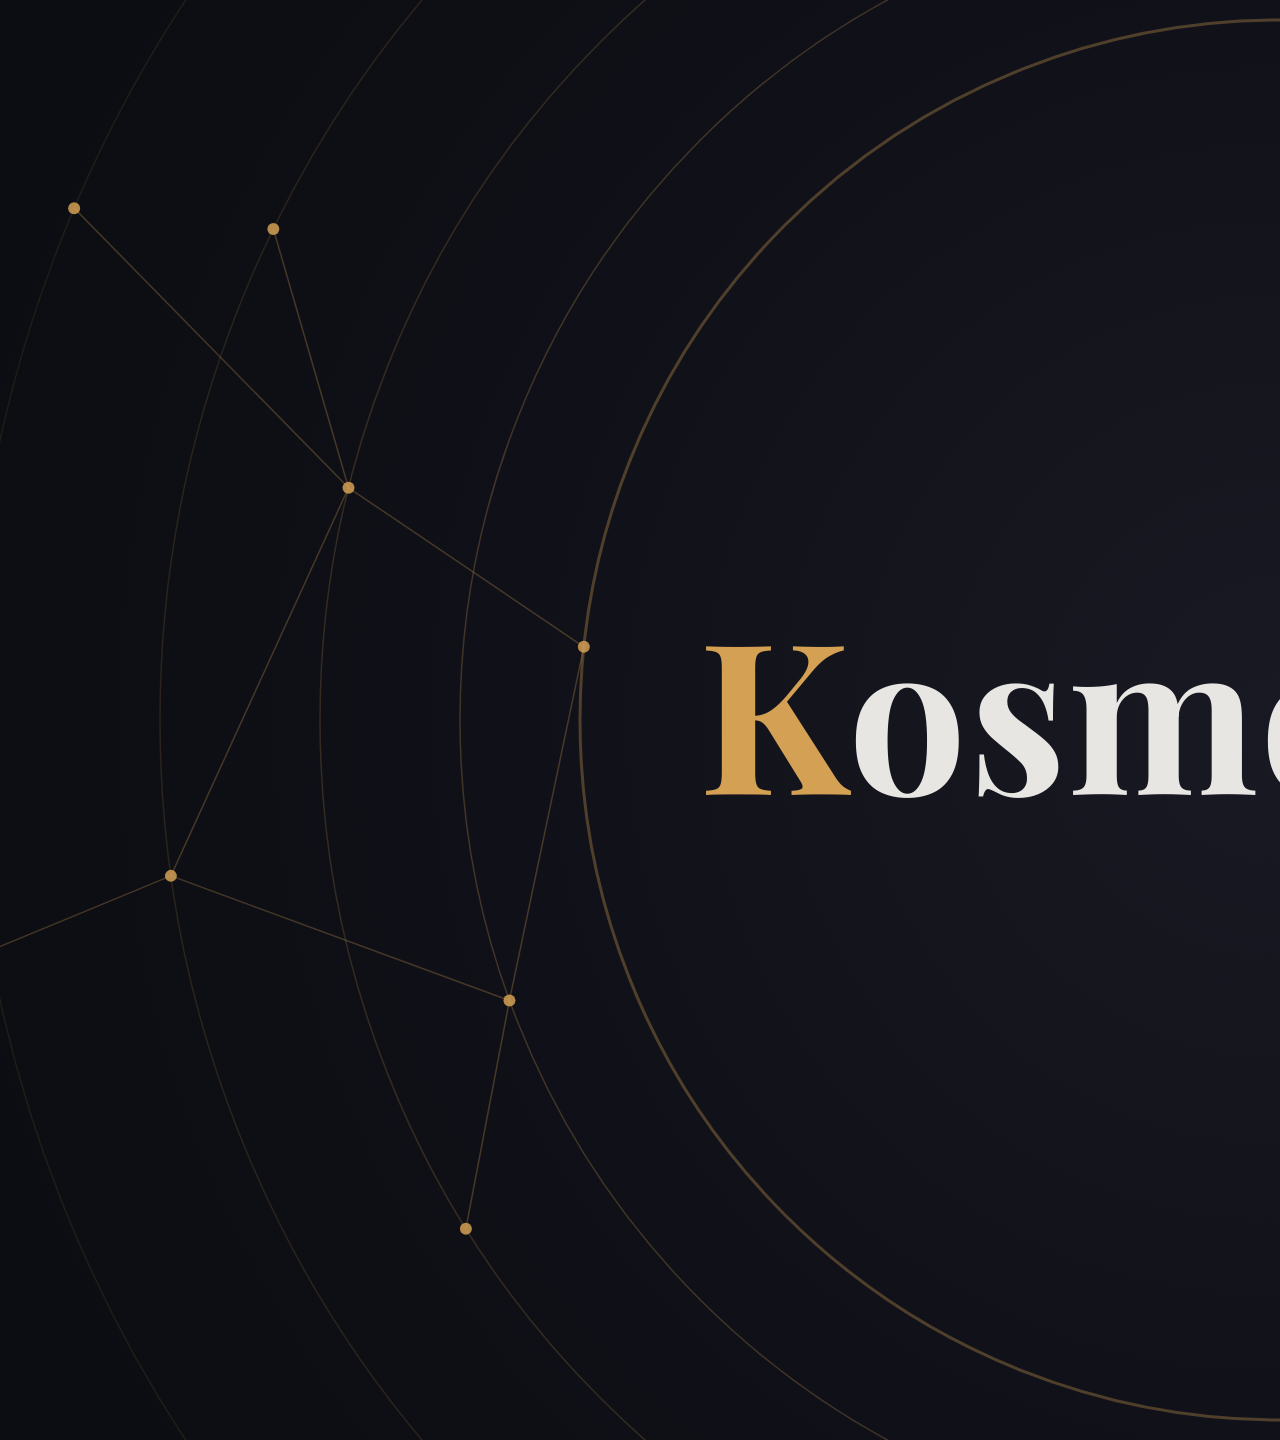
<file: identidade/banner.html>
<!doctype html>
<html lang="pt-BR">
<head>
<meta charset="utf-8">
<title>Kosmópolis — banner</title>
<link rel="preconnect" href="https://fonts.googleapis.com">
<link rel="preconnect" href="https://fonts.gstatic.com" crossorigin>
<link href="https://fonts.googleapis.com/css2?family=Playfair+Display:wght@700&display=swap" rel="stylesheet">
<style>
  html, body { margin: 0; padding: 0; background: #0C0D12; overflow: hidden; }
  svg { display: block; width: 2560px; height: 1440px; }
  body.faixa svg { margin-top: -508px; }
  .nome { font-family: 'Playfair Display', serif; font-weight: 700; font-size: 210px; letter-spacing: 2px; fill: #E8E6E3; }
  .nome .k { fill: #D4A053; }
</style>
</head>
<body>
<svg id="banner" viewBox="0 0 2560 1440" xmlns="http://www.w3.org/2000/svg">
  <defs>
    <radialGradient id="fundo" cx="1280" cy="720" r="1400" gradientUnits="userSpaceOnUse">
      <stop offset="0" stop-color="#181922"/>
      <stop offset="0.55" stop-color="#101118"/>
      <stop offset="1" stop-color="#0C0D12"/>
    </radialGradient>
  </defs>
  <rect width="2560" height="1440" fill="url(#fundo)"/>
  <g id="aneis" fill="none" stroke="#D4A053"></g>
  <g id="rede"></g>
  <text class="nome" x="1280" y="795" text-anchor="middle"><tspan class="k">K</tspan>osmópolis</text>
</svg>

<script>
(function () {
  if (location.search.indexOf('faixa') !== -1) document.body.classList.add('faixa');

  var NS = 'http://www.w3.org/2000/svg', cx = 1280, cy = 720;
  var aneis = document.getElementById('aneis');
  var rede = document.getElementById('rede');
  var raios = [700, 820, 960, 1120, 1310, 1540];
  var opac  = [0.32, 0.25, 0.19, 0.14, 0.10, 0.07];
  raios.forEach(function (r, i) {
    var c = document.createElementNS(NS, 'circle');
    c.setAttribute('cx', cx); c.setAttribute('cy', cy); c.setAttribute('r', r);
    c.setAttribute('stroke-width', i === 0 ? 3 : 1.5);
    c.setAttribute('opacity', opac[i]);
    aneis.appendChild(c);
  });

  function ponto(r, graus) {
    var a = graus * Math.PI / 180;
    return [cx + r * Math.cos(a), cy + r * Math.sin(a)];
  }
  var nos = {
    a: [700, 6],   b: [700, 186],
    c: [820, -14], d: [820, 160],
    e: [960, 9],   f: [960, 194],
    g: [1120, -6], h: [1120, 172],
    i: [1310, 16], j: [1310, 203],
    k: [1540, -10], l: [1540, 168],
    m: [960, -32], n: [960, 148],
    o: [1120, 26], p: [1120, -154]
  };
  var ligacoes = [['a','c'],['c','g'],['a','e'],['e','i'],['g','k'],['e','g'],
                  ['b','d'],['d','h'],['b','f'],['f','j'],['h','l'],['f','h'],
                  ['c','m'],['d','n'],['e','o'],['f','p']];

  ligacoes.forEach(function (par) {
    var p1 = ponto(nos[par[0]][0], nos[par[0]][1]);
    var p2 = ponto(nos[par[1]][0], nos[par[1]][1]);
    var l = document.createElementNS(NS, 'line');
    l.setAttribute('x1', p1[0]); l.setAttribute('y1', p1[1]);
    l.setAttribute('x2', p2[0]); l.setAttribute('y2', p2[1]);
    l.setAttribute('stroke', '#D4A053'); l.setAttribute('stroke-width', 1.5); l.setAttribute('opacity', 0.28);
    rede.appendChild(l);
  });

  Object.keys(nos).forEach(function (k, idx) {
    var p = ponto(nos[k][0], nos[k][1]);
    var c = document.createElementNS(NS, 'circle');
    c.setAttribute('cx', p[0]); c.setAttribute('cy', p[1]);
    c.setAttribute('r', idx % 4 === 0 ? 9 : 6);
    c.setAttribute('fill', '#D4A053'); c.setAttribute('opacity', 0.85);
    rede.appendChild(c);
  });
})();
</script>
</body>
</html>
</file>
<file: css/estilo.css>
/* ================================================================
   HUB DE ESTUDOS — CSS BASE
   Identidade visual compartilhada entre todos os estudos
================================================================ */

:root {
  color-scheme: light;
  /* Cores — tema claro (padrão) */
  --preto: #1a1a1a;
  --preto-suave: #2a2a2a;
  --cinza-escuro: #333;
  --cinza: #666;
  --cinza-claro: #999;
  --borda: #DDD3C0;
  --creme: #ECE4D3;
  --creme-forte: #E3D9C4;
  --papel: #F5EFE2;
  --superficie: #ffffff;
  --terracota: #b85c38;
  --terracota-escuro: #8a3b1f;
  --terracota-vivo: #d16b3f;
  --dourado: #c9a25e;

  /* Tipografia */
  --fonte-titulo: "Playfair Display", "Georgia", serif;
  --fonte-texto: "Lora", "Georgia", serif;
  --fonte-sans: "Inter", -apple-system, BlinkMacSystemFont, sans-serif;
  --fonte-mono: "JetBrains Mono", "Courier New", monospace;

  /* Espaçamento (antes só existiam no bloco escuro) */
  --larg-container: 1200px;
  --larg-leitura: 720px;
  --respiro-secao: 7rem;
  --respiro-paragrafo: 1.1rem;

  /* Transições */
  --tr-rapida: 160ms ease;
  --tr-media: 300ms ease;
}

/* ================================================================
   TEMA ESCURO
   O :root define o claro; os blocos escuros apenas redefinem tokens.
   Guarda `:not([data-theme="light"])` para o toggle sempre vencer.
================================================================ */

@media (prefers-color-scheme: dark) {
  :root:not([data-theme="light"]) {
    color-scheme: dark;
    --preto: #f0ebe1;
    --preto-suave: #d4cfc4;
    --cinza-escuro: #b8b3a8;
    --cinza: #969187;
    --cinza-claro: #7D7970;
    --borda: #343A44;
    --creme: #20252C;
    --creme-forte: #272D35;
    --papel: #1A1E24;
    --superficie: #242932;
    --terracota: #d87a56;
    --terracota-escuro: #e89670;
    --terracota-vivo: #e07a4f;
    --dourado: #d4b075;
  }
}

:root[data-theme="dark"] {
  color-scheme: dark;
  --preto: #f0ebe1;
  --preto-suave: #d4cfc4;
  --cinza-escuro: #b8b3a8;
  --cinza: #969187;
  --cinza-claro: #7D7970;
  --borda: #343A44;
  --creme: #20252C;
  --creme-forte: #272D35;
  --papel: #1A1E24;
  --superficie: #242932;
  --terracota: #d87a56;
  --terracota-escuro: #e89670;
  --terracota-vivo: #e07a4f;
  --dourado: #d4b075;

}

/* ================================================================
   RESET LEVE
================================================================ */

*, *::before, *::after {
  box-sizing: border-box;
}

html {
  font-size: 17px;
  scroll-behavior: smooth;
  overflow-x: hidden;
}

body {
  margin: 0;
  font-family: var(--fonte-texto);
  font-size: 1rem;
  line-height: 1.7;
  color: var(--preto);
  background: var(--papel);
  font-feature-settings: "liga", "kern", "onum";
  -webkit-font-smoothing: antialiased;
  text-rendering: optimizeLegibility;
}

img {
  max-width: 100%;
  height: auto;
  display: block;
}

a {
  color: var(--terracota-escuro);
  text-decoration: none;
  transition: color var(--tr-rapida);
}

a:hover {
  color: var(--terracota);
}

/* ================================================================
   BARRA DE NAVEGAÇÃO SUPERIOR (visível em todas as páginas)
================================================================ */

.topo {
  position: sticky;
  top: 0;
  z-index: 50;
  background: rgba(245, 239, 226, 0.92);
  backdrop-filter: blur(12px);
  -webkit-backdrop-filter: blur(12px);
  transition: transform 300ms ease;
}

.topo.topo-escondido {
  transform: translateY(-100%);
}

@media (prefers-color-scheme: dark) {
  :root:not([data-theme="light"]) .topo {
    background: rgba(26, 30, 36, 0.92);
  }
}

:root[data-theme="dark"] .topo {
  background: rgba(26, 30, 36, 0.92);
}

.topo--escuro {
  background: rgba(12, 13, 18, 0.95) !important;
}

.topo--escuro .topo-logo { color: #D4A053; }
.topo--escuro .topo-logo::before { background: #D4A053; }
.topo--escuro .topo-nav a { color: #8A8885; }
.topo--escuro .topo-nav a:hover,
.topo--escuro .topo-nav a.ativo { color: #E8E6E3; }

.topo-interior {
  max-width: var(--larg-container);
  margin: 0 auto;
  padding: 1rem 1.5rem;
  display: flex;
  align-items: center;
  justify-content: space-between;
  gap: 2rem;
}

.topo-logo {
  font-family: var(--fonte-titulo);
  font-weight: 600;
  font-size: 1.55rem;
  letter-spacing: 0;
  color: var(--preto);
  line-height: 1;
}

.topo-logo-k {
  color: #B8842E;
  font-weight: 900;
}

@media (prefers-color-scheme: dark) {
  :root:not([data-theme="light"]) .topo-logo { font-weight: 400; }
}
:root[data-theme="dark"] .topo-logo { font-weight: 400; }

@media (prefers-color-scheme: dark) {
  :root:not([data-theme="light"]) .topo-logo-k { color: #D4A053; }
}

:root[data-theme="dark"] .topo-logo-k { color: #D4A053; }

.topo-nav {
  display: flex;
  gap: 2rem;
  font-family: var(--fonte-sans);
  font-size: 0.75rem;
  letter-spacing: 0.14em;
  text-transform: uppercase;
  font-weight: 500;
}

.topo-divisor {
  display: inline-block;
  width: 1px;
  height: 22px;
  background: #B8842E;
  opacity: 0.4;
  flex-shrink: 0;
}

@media (prefers-color-scheme: dark) {
  :root:not([data-theme="light"]) .topo-divisor { background: #D4A053; opacity: 0.5; }
}
:root[data-theme="dark"] .topo-divisor { background: #D4A053; opacity: 0.5; }

.topo-nav a {
  color: var(--cinza);
}

.topo-nav a:hover,
.topo-nav a.ativo {
  color: var(--preto);
}

.topo-direita {
  display: flex;
  align-items: center;
  gap: 1.5rem;
}

.tema-botao {
  width: 36px;
  height: 36px;
  padding: 0;
  display: inline-flex;
  align-items: center;
  justify-content: center;
  background: transparent;
  color: var(--cinza-escuro);
  border: 1px solid var(--borda);
  border-radius: 50%;
  cursor: pointer;
  transition: color var(--tr-rapida), border-color var(--tr-rapida), background var(--tr-rapida);
}

.tema-botao:hover {
  color: var(--terracota);
  border-color: var(--terracota);
  background: var(--creme);
}

.tema-icone {
  width: 18px;
  height: 18px;
  display: block;
}

.tema-mobile { display: none; }

.tema-icone-lua { display: none; }

:root[data-theme="dark"] .tema-icone-sol { display: none; }
:root[data-theme="dark"] .tema-icone-lua { display: block; }

@media (prefers-color-scheme: dark) {
  :root:not([data-theme="light"]) .tema-icone-sol { display: none; }
  :root:not([data-theme="light"]) .tema-icone-lua { display: block; }
}

/* ================================================================
   RODAPÉ
================================================================ */

.rodape {
  margin-top: 6rem;
  padding: 3rem 1.5rem 2rem;
  border-top: 1px solid var(--borda);
  background: var(--creme);
}

.rodape-interior {
  max-width: var(--larg-container);
  margin: 0 auto;
  display: flex;
  justify-content: space-between;
  align-items: center;
  font-family: var(--fonte-sans);
  font-size: 0.85rem;
  color: var(--cinza);
  letter-spacing: 0.08em;
  text-transform: uppercase;
}

/* ================================================================
   COMPONENTES COMPARTILHADOS
================================================================ */

.container {
  max-width: var(--larg-container);
  margin: 0 auto;
  padding: 0 1.5rem;
}

.leitura {
  max-width: var(--larg-leitura);
  margin: 0 auto;
}

.selo {
  display: inline-block;
  font-family: var(--fonte-sans);
  font-size: 0.75rem;
  letter-spacing: 0.25em;
  text-transform: uppercase;
  color: var(--terracota);
  font-weight: 600;
  margin-bottom: 1rem;
}

.divisor {
  width: 60px;
  height: 2px;
  background: var(--terracota);
  margin: 2.5rem 0;
}

.divisor.central {
  margin-left: auto;
  margin-right: auto;
}

/* ================================================================
   RESPONSIVO BASE
================================================================ */

@media (max-width: 640px) {
  html { font-size: 16px; }
  .topo-interior { padding: 0.9rem 1.2rem; gap: 1rem; }
  .topo-nav { gap: 1rem; font-size: 0.7rem; letter-spacing: 0.1em; }
  .topo-logo { font-size: 1.3rem; }
  .topo-divisor { display: none; }
  .rodape-interior { flex-direction: column; gap: 1rem; text-align: center; }
}
</file>
<file: css/home.css>
/* ================================================================
   PLATAFORMA — HOME  (tema claro/escuro + menu lateral mobile)
================================================================ */

/* --- Tokens da plataforma (claro = padrão) --- */
body.plataforma {
  --plat-fundo:       #F5EFE2;
  --plat-fundo-2:     #EBE4D4;
  --plat-card:        #FBF7EE;
  --plat-card-hover:  #F0E9DA;
  --plat-borda:       rgba(0,0,0,0.08);
  --plat-texto:       #1C1B18;
  --plat-texto-muted: #6B665E;
  --plat-acento:      #B8842E;
  --plat-acento-hover:#A07425;
  --plat-vidro:       rgba(0,0,0,0.05);
  --plat-vidro-hover: rgba(0,0,0,0.08);
  --plat-sombra:      rgba(74, 52, 24, 0.34);

  --cat-arqueologia:  #C85A36;
  --cat-debunking:    #2D9E6F;
  --cat-mitologia:    #7B6FCC;
  --cat-colapso:      #3B7CC7;
  --cat-cultural:     #C44F77;

  background: var(--plat-fundo);
  color: var(--plat-texto);
  font-family: var(--fonte-sans);
  line-height: 1.5;
}

@media (prefers-color-scheme: dark) {
  :root:not([data-theme="light"]) body.plataforma {
    --plat-fundo:       #1A1E24;
    --plat-fundo-2:     #20252C;
    --plat-card:        #262B33;
    --plat-card-hover:  #2E343D;
    --plat-borda:       rgba(255,255,255,0.06);
    --plat-texto:       #E8E6E3;
    --plat-texto-muted: #8A8885;
    --plat-acento:      #D4A053;
    --plat-acento-hover:#E0B06A;
    --plat-vidro:       rgba(255,255,255,0.06);
    --plat-vidro-hover: rgba(255,255,255,0.12);
    --plat-sombra:      rgba(0, 0, 0, 0.55);
  }
}

:root[data-theme="dark"] body.plataforma {
  --plat-fundo:       #1A1E24;
  --plat-fundo-2:     #20252C;
  --plat-card:        #262B33;
  --plat-card-hover:  #2E343D;
  --plat-borda:       rgba(255,255,255,0.06);
  --plat-texto:       #E8E6E3;
  --plat-texto-muted: #8A8885;
  --plat-acento:      #D4A053;
  --plat-acento-hover:#E0B06A;
  --plat-vidro:       rgba(255,255,255,0.06);
  --plat-vidro-hover: rgba(255,255,255,0.12);
  --plat-sombra:      rgba(0, 0, 0, 0.55);
}

/* --- Nav da plataforma --- */
.plataforma .topo {
  background: rgba(245, 239, 226, 0.92) !important;
}

@media (prefers-color-scheme: dark) {
  :root:not([data-theme="light"]) .plataforma .topo {
    background: rgba(26, 30, 36, 0.95) !important;
  }
}

:root[data-theme="dark"] .plataforma .topo {
  background: rgba(26, 30, 36, 0.95) !important;
}

.plataforma .topo-logo { color: var(--plat-texto); }
.plataforma .topo-logo-k { color: var(--plat-acento); }
.plataforma .topo-nav a { color: var(--plat-texto-muted); }
.plataforma .topo-nav a:hover,
.plataforma .topo-nav a.ativo { color: var(--plat-texto); }

.plataforma .tema-botao {
  color: var(--plat-texto-muted);
  border-color: var(--plat-borda);
}

.plataforma .tema-botao:hover {
  color: var(--plat-acento);
  border-color: var(--plat-acento);
  background: var(--plat-vidro);
}

/* --- Nav complemento --- */
.plataforma .topo-esquerda {
  display: flex;
  align-items: center;
  gap: 1.75rem;
  min-width: 0;
}

.plataforma .topo-direita {
  display: flex;
  align-items: center;
  gap: 1rem;
  flex-shrink: 0;
}

.busca-bar {
  display: flex;
  align-items: center;
  gap: 0.5rem;
  background: var(--plat-vidro);
  border: 1px solid var(--plat-borda);
  border-radius: 6px;
  padding: 0.4rem 0.75rem;
  transition: border-color 200ms ease;
}

.busca-bar:focus-within {
  border-color: var(--plat-acento);
}

.busca-icone {
  color: var(--plat-texto-muted);
  flex-shrink: 0;
}

.busca-input {
  background: none;
  border: none;
  color: var(--plat-texto);
  font-family: var(--fonte-sans);
  font-size: 0.82rem;
  width: 180px;
  outline: none;
}

.busca-input::placeholder {
  color: var(--plat-texto-muted);
}

/* --- Botão hambúrguer (aparece só no mobile) --- */
.menu-hamburguer {
  display: none;
  align-items: center;
  justify-content: center;
  width: 36px;
  height: 36px;
  padding: 0;
  background: transparent;
  color: var(--plat-texto-muted);
  border: 1px solid var(--plat-borda);
  border-radius: 50%;
  cursor: pointer;
  transition: color 200ms, border-color 200ms, background 200ms;
}

.menu-hamburguer:hover {
  color: var(--plat-acento);
  border-color: var(--plat-acento);
  background: var(--plat-vidro);
}

/* --- Menu lateral (drawer mobile) --- */
.menu-lateral-fundo {
  position: fixed;
  inset: 0;
  background: rgba(0,0,0,0.5);
  z-index: 100;
  opacity: 0;
  visibility: hidden;
  transition: opacity 300ms ease, visibility 300ms ease;
}

.menu-lateral-fundo.aberto {
  opacity: 1;
  visibility: visible;
}

.menu-lateral {
  position: fixed;
  top: 0;
  right: 0;
  bottom: 0;
  width: 280px;
  max-width: 85vw;
  background: var(--plat-fundo);
  border-left: 1px solid var(--plat-borda);
  z-index: 101;
  transform: translateX(100%);
  transition: transform 300ms ease;
  display: flex;
  flex-direction: column;
  padding: 1.25rem;
  gap: 1.25rem;
  overflow-y: auto;
}

.menu-lateral.aberto {
  transform: translateX(0);
}

.menu-lateral-cabeca {
  display: flex;
  align-items: center;
  justify-content: space-between;
}

.menu-lateral-titulo {
  font-family: var(--fonte-sans);
  font-size: 0.75rem;
  font-weight: 700;
  letter-spacing: 0.12em;
  text-transform: uppercase;
  color: var(--plat-texto-muted);
}

.menu-lateral-fechar {
  width: 32px;
  height: 32px;
  padding: 0;
  display: flex;
  align-items: center;
  justify-content: center;
  background: transparent;
  color: var(--plat-texto-muted);
  border: 1px solid var(--plat-borda);
  border-radius: 50%;
  cursor: pointer;
  transition: color 200ms, border-color 200ms;
}

.menu-lateral-fechar:hover {
  color: var(--plat-acento);
  border-color: var(--plat-acento);
}

.menu-lateral-busca {
  display: flex;
  align-items: center;
  gap: 0.5rem;
  background: var(--plat-vidro);
  border: 1px solid var(--plat-borda);
  border-radius: 6px;
  padding: 0.5rem 0.75rem;
}

.menu-lateral-busca svg {
  color: var(--plat-texto-muted);
  flex-shrink: 0;
}

.menu-lateral-input {
  background: none;
  border: none;
  color: var(--plat-texto);
  font-family: var(--fonte-sans);
  font-size: 0.85rem;
  width: 100%;
  outline: none;
}

.menu-lateral-input::placeholder {
  color: var(--plat-texto-muted);
}

.menu-lateral-links {
  display: flex;
  flex-direction: column;
  gap: 0;
}

.menu-lateral-links a {
  display: block;
  padding: 0.7rem 0.5rem;
  font-family: var(--fonte-sans);
  font-size: 0.9rem;
  font-weight: 500;
  color: var(--plat-texto-muted);
  text-decoration: none;
  border-radius: 6px;
  transition: color 200ms, background 200ms;
}

.menu-lateral-links a:hover,
.menu-lateral-links a.ativo {
  color: var(--plat-texto);
  background: var(--plat-vidro);
}

/* ================================================================
   HERO
================================================================ */

.hero-plat {
  position: relative;
  width: 100%;
  min-height: 520px;
  display: flex;
  align-items: flex-end;
  overflow: hidden;
}

.hero-plat-bg {
  position: absolute;
  inset: 0;
}

.hero-plat-img {
  width: 100%;
  height: 100%;
  object-fit: cover;
  object-position: center 30%;
}

.hero-plat-overlay {
  position: absolute;
  inset: 0;
  background: linear-gradient(
    to right,
    rgba(12,13,18,0.92) 0%,
    rgba(12,13,18,0.65) 50%,
    rgba(12,13,18,0.15) 100%
  );
}

.hero-plat-fade {
  position: absolute;
  bottom: 0;
  left: 0;
  right: 0;
  height: 160px;
  background: linear-gradient(to top, #0C0D12, transparent);
}

.hero-plat-conteudo {
  position: relative;
  z-index: 2;
  max-width: 600px;
  padding: 3rem max(16px, env(safe-area-inset-left, 0px)) 3rem;
  padding-left: max(48px, env(safe-area-inset-left, 0px));
  display: flex;
  flex-direction: column;
  gap: 0.75rem;
}

.hero-plat-badges {
  display: flex;
  gap: 0.5rem;
  flex-wrap: wrap;
}

.badge {
  display: inline-block;
  font-family: var(--fonte-sans);
  font-size: 0.65rem;
  font-weight: 700;
  letter-spacing: 0.12em;
  text-transform: uppercase;
  padding: 0.2rem 0.55rem;
  border-radius: 3px;
  color: #fff;
}

.badge--arqueologia { background: var(--cat-arqueologia); }
.badge--debunking   { background: var(--cat-debunking); }
.badge--mitologia   { background: var(--cat-mitologia); }
.badge--colapso     { background: var(--cat-colapso); }
.badge--cultural    { background: var(--cat-cultural); }
.badge--tipo        { background: rgba(255,255,255,0.12); color: rgba(255,255,255,0.6); }

.hero-plat-titulo {
  font-family: var(--fonte-titulo);
  font-size: 2.4rem;
  font-weight: 700;
  line-height: 1.15;
  color: #fff;
  margin: 0;
  text-wrap: balance;
}

.hero-plat-descricao {
  font-size: 0.95rem;
  color: rgba(255,255,255,0.65);
  line-height: 1.55;
  margin: 0;
  max-width: 520px;
}

.hero-plat-acoes {
  display: flex;
  gap: 0.75rem;
  margin-top: 0.25rem;
  flex-wrap: wrap;
}

.btn-primario {
  display: inline-flex;
  align-items: center;
  gap: 0.5rem;
  background: var(--plat-acento);
  color: #0C0D12;
  font-family: var(--fonte-sans);
  font-size: 0.82rem;
  font-weight: 700;
  padding: 0.6rem 1.4rem;
  border-radius: 5px;
  border: none;
  cursor: pointer;
  transition: background 200ms ease;
  text-decoration: none;
}

.btn-primario:hover {
  background: var(--plat-acento-hover);
  color: #0C0D12;
}

.btn-secundario {
  display: inline-flex;
  align-items: center;
  gap: 0.5rem;
  background: var(--plat-vidro);
  color: var(--plat-texto);
  font-family: var(--fonte-sans);
  font-size: 0.82rem;
  font-weight: 600;
  padding: 0.6rem 1.4rem;
  border-radius: 5px;
  border: 1px solid var(--plat-borda);
  cursor: pointer;
  transition: background 200ms ease, border-color 200ms ease;
}

.btn-secundario:hover {
  background: var(--plat-vidro-hover);
  border-color: rgba(0,0,0,0.12);
}

.hero-plat .btn-secundario {
  background: rgba(255,255,255,0.08);
  color: #E8E6E3;
  border-color: rgba(255,255,255,0.15);
}

.hero-plat .btn-secundario:hover {
  background: rgba(255,255,255,0.15);
  border-color: rgba(255,255,255,0.22);
  color: #fff;
}

.hero-plat-meta {
  display: flex;
  gap: 1.5rem;
  font-size: 0.75rem;
  color: rgba(255,255,255,0.55);
  margin-top: 0.25rem;
}

.hero-plat-meta span {
  display: flex;
  align-items: center;
  gap: 0.3rem;
}

/* ================================================================
   CARROSSÉIS
================================================================ */

.carrossel {
  padding: 2rem 0 0.5rem;
  scroll-margin-top: 70px;
}

.carrossel-cabeca {
  display: flex;
  align-items: center;
  justify-content: space-between;
  padding: 0 max(48px, env(safe-area-inset-left, 0px));
  margin-bottom: 1rem;
}

.carrossel-titulo-grupo {
  display: flex;
  align-items: center;
  gap: 0.6rem;
}

.carrossel-barra {
  width: 3px;
  height: 18px;
  border-radius: 2px;
  flex-shrink: 0;
}

.carrossel-titulo {
  font-family: var(--fonte-sans);
  font-size: 1.1rem;
  font-weight: 600;
  color: var(--plat-texto);
  margin: 0;
}

.carrossel-ver-tudo {
  font-size: 0.78rem;
  font-weight: 500;
  color: var(--plat-acento);
  text-decoration: none;
  flex-shrink: 0;
}

.carrossel-ver-tudo:hover {
  color: var(--plat-acento-hover);
}

/* Trilho */
.carrossel-trilho-wrap {
  position: relative;
}

.carrossel-trilho {
  display: flex;
  gap: 1rem;
  overflow-x: auto;
  scroll-snap-type: x mandatory;
  scroll-behavior: smooth;
  -webkit-overflow-scrolling: touch;
  padding: 0;
  padding-left: max(48px, env(safe-area-inset-left, 0px));
  scroll-padding-left: max(48px, env(safe-area-inset-left, 0px));
  scrollbar-width: none;
}

.carrossel-trilho::-webkit-scrollbar {
  display: none;
}

.carrossel-trilho::after {
  content: '';
  flex: 0 0 max(32px, env(safe-area-inset-right, 0px));
}

/* Setas */
.carrossel-seta {
  position: absolute;
  top: 50%;
  transform: translateY(-50%);
  z-index: 5;
  width: 36px;
  height: 36px;
  border-radius: 50%;
  border: 1px solid var(--plat-borda);
  background: var(--plat-card);
  color: var(--plat-texto);
  display: flex;
  align-items: center;
  justify-content: center;
  cursor: pointer;
  opacity: 0;
  transition: opacity 200ms ease, background 200ms ease;
}

.carrossel-trilho-wrap:hover .carrossel-seta {
  opacity: 1;
}

.carrossel-seta:hover {
  background: var(--plat-card-hover);
}

.carrossel-seta--esq {
  left: max(12px, env(safe-area-inset-left, 0px));
}

.carrossel-seta--dir {
  right: max(12px, env(safe-area-inset-right, 0px));
}

/* ================================================================
   CARDS DE CONTEÚDO
================================================================ */

.card-plat {
  flex: 0 0 220px;
  scroll-snap-align: start;
  text-decoration: none;
  color: inherit;
  display: flex;
  flex-direction: column;
  gap: 0.5rem;
  transition: transform 200ms ease;
}

.card-plat:hover {
  transform: translateY(-4px);
}

.card-plat-thumb {
  position: relative;
  width: 100%;
  aspect-ratio: 16 / 10;
  border-radius: 6px;
  overflow: hidden;
  background: var(--plat-card);
}

.card-plat-thumb img {
  width: 100%;
  height: 100%;
  object-fit: cover;
  transition: transform 300ms ease;
}

.card-plat:hover .card-plat-thumb img {
  transform: scale(1.05);
}

.card-plat-thumb--grad {
  background: repeating-linear-gradient(135deg, rgba(255,255,255,0.04) 0 10px, transparent 10px 20px), var(--grad);
}

.card-plat-cat {
  position: absolute;
  top: 8px;
  left: 8px;
}

.card-plat-dur {
  position: absolute;
  bottom: 8px;
  right: 8px;
  display: flex;
  align-items: center;
  gap: 0.25rem;
  background: rgba(0,0,0,0.7);
  color: #fff;
  font-family: var(--fonte-sans);
  font-size: 0.65rem;
  font-weight: 600;
  padding: 0.15rem 0.45rem;
  border-radius: 3px;
}

.card-plat-breve-tag {
  position: absolute;
  top: 50%;
  left: 50%;
  transform: translate(-50%,-50%);
  font-family: var(--fonte-sans);
  font-size: 0.7rem;
  font-weight: 700;
  letter-spacing: 0.1em;
  text-transform: uppercase;
  color: rgba(255,255,255,0.55);
  background: rgba(0,0,0,0.35);
  padding: 0.3rem 0.8rem;
  white-space: nowrap;
  border-radius: 4px;
}

.card-plat-titulo {
  font-family: var(--fonte-sans);
  font-size: 0.82rem;
  font-weight: 600;
  color: var(--plat-texto);
  line-height: 1.3;
  display: -webkit-box;
  -webkit-line-clamp: 2;
  -webkit-box-orient: vertical;
  overflow: hidden;
}

.card-plat-sub {
  font-size: 0.72rem;
  color: var(--plat-texto-muted);
}

.card-plat--breve {
  cursor: default;
}

/* ================================================================
   EXPLORAR POR ÁREA
================================================================ */

.explorar-areas {
  padding: 3rem max(48px, env(safe-area-inset-left, 0px));
}

.explorar-cabeca {
  display: flex;
  align-items: center;
  gap: 0.6rem;
  margin-bottom: 1.25rem;
}

.areas-grid {
  display: grid;
  grid-template-columns: repeat(4, 1fr);
  gap: 1rem;
}

.area-card {
  position: relative;
  background: var(--area-grad);
  border-radius: 8px;
  padding: 1.5rem 1.2rem;
  min-height: 120px;
  display: flex;
  align-items: flex-end;
  text-decoration: none;
  color: #fff;
  overflow: hidden;
  transition: transform 200ms ease, box-shadow 200ms ease;
}

a.area-card:hover {
  transform: translateY(-3px);
  box-shadow: 0 8px 24px rgba(0,0,0,0.3);
  color: #fff;
}

div.area-card { cursor: default; }

.area-card-nome {
  font-family: var(--fonte-sans);
  font-size: 1rem;
  font-weight: 700;
}

.area-card-qtd {
  font-size: 0.72rem;
  color: rgba(255,255,255,0.6);
  margin-top: 0.15rem;
}

/* ================================================================
   RODAPÉ PLATAFORMA
================================================================ */

.rodape-plat {
  margin-top: 4rem;
  border-top: 1px solid var(--plat-borda);
  background: var(--plat-fundo-2);
}

.rodape-plat-interior {
  max-width: var(--larg-container);
  margin: 0 auto;
  padding: 3rem max(48px, env(safe-area-inset-left, 0px)) 2rem;
  display: flex;
  justify-content: space-between;
  gap: 3rem;
}

.rodape-plat-marca {
  max-width: 340px;
}

.rodape-plat-logo {
  font-family: var(--fonte-titulo);
  font-size: 1.2rem;
  font-weight: 700;
  letter-spacing: 0.01em;
  color: var(--plat-texto);
  margin-bottom: 0.6rem;
}

.rodape-plat-desc {
  font-size: 0.8rem;
  color: var(--plat-texto-muted);
  line-height: 1.55;
  margin: 0;
}

.rodape-plat-links {
  display: flex;
  gap: 4rem;
}

.rodape-plat-col {
  display: flex;
  flex-direction: column;
  gap: 0.45rem;
}

.rodape-plat-col-titulo {
  font-size: 0.72rem;
  font-weight: 700;
  letter-spacing: 0.12em;
  text-transform: uppercase;
  color: var(--plat-texto);
  margin-bottom: 0.3rem;
}

.rodape-plat-col a {
  font-size: 0.8rem;
  color: var(--plat-texto-muted);
  text-decoration: none;
}

.rodape-plat-col a:hover {
  color: var(--plat-texto);
}

.rodape-plat-base {
  padding: 1.2rem max(48px, env(safe-area-inset-left, 0px));
  border-top: 1px solid var(--plat-borda);
  text-align: center;
  font-size: 0.7rem;
  color: var(--plat-texto-muted);
}

/* ================================================================
   RESPONSIVO
================================================================ */

@media (max-width: 1080px) {
  .hero-plat { min-height: 440px; }
  .hero-plat-titulo { font-size: 2rem; }
  .areas-grid { grid-template-columns: repeat(2, 1fr); }
  .card-plat { flex: 0 0 200px; }
}

@media (max-width: 860px) {
  .busca-bar { display: none; }
  .plataforma .topo-esquerda { gap: 1.5rem; }
}

@media (max-width: 720px) {
  .plataforma .topo-nav { display: none; }
  .menu-hamburguer { display: flex; }

  .hero-plat { min-height: 380px; }
  .hero-plat-conteudo {
    padding-left: 16px;
    padding-right: 16px;
    padding-bottom: 2rem;
  }
  .hero-plat-titulo { font-size: 1.6rem; }
  .hero-plat-descricao { font-size: 0.85rem; }
  .hero-plat-meta { gap: 1rem; font-size: 0.7rem; }

  .carrossel-cabeca,
  .explorar-areas,
  .rodape-plat-interior,
  .rodape-plat-base {
    padding-left: 16px;
    padding-right: 16px;
  }

  .carrossel-trilho {
    padding-left: 16px;
    scroll-padding-left: 16px;
  }

  .carrossel-trilho::after {
    flex-basis: 0;
  }

  .carrossel-seta { display: none; }

  .card-plat { flex: 0 0 160px; }

  .areas-grid {
    grid-template-columns: repeat(2, 1fr);
  }

  .topo-nav { gap: 1rem; font-size: 0.7rem; }

  .rodape-plat-interior {
    flex-direction: column;
    gap: 2rem;
  }

  .rodape-plat-links { gap: 2.5rem; }
}

@media (max-width: 420px) {
  .hero-plat-titulo { font-size: 1.35rem; }
  .hero-plat-acoes { flex-direction: column; }
  .btn-primario, .btn-secundario { width: 100%; justify-content: center; }
  .areas-grid { grid-template-columns: 1fr; }
  .card-plat { flex: 0 0 150px; }
}

/* ================================================================
   LINK DO CANAL NO RODAPÉ
================================================================ */

.rodape-plat-desc a {
  color: var(--plat-acento);
  text-decoration: none;
  font-weight: 700;
  border-bottom: 1px solid transparent;
  transition: border-color 200ms ease;
}

.rodape-plat-desc a:hover {
  border-color: var(--plat-acento);
}

/* ================================================================
   BOTÃO YOUTUBE NO TOPO
================================================================ */

.topo-youtube {
  display: inline-flex;
  align-items: center;
  gap: 0.4rem;
  padding: 0.4rem 0.85rem;
  border-radius: 999px;
  background: #FF0000;
  color: #fff !important;
  font-family: var(--fonte-sans);
  font-size: 0.78rem;
  font-weight: 700;
  letter-spacing: 0.01em;
  text-decoration: none;
  transition: background 200ms ease, transform 200ms ease;
  flex-shrink: 0;
}

.topo-youtube:hover {
  background: #CC0000;
  transform: translateY(-1px);
}

/* ================================================================
   FAIXA DO CANAL
================================================================ */

.canal-faixa {
  margin-top: 3.5rem;
  background: linear-gradient(135deg, #0F1115 0%, #15181F 55%, #1C1F27 100%);
  border-top: 1px solid rgba(212, 160, 83, 0.15);
  border-bottom: 1px solid rgba(212, 160, 83, 0.15);
  padding: 3rem max(48px, env(safe-area-inset-left, 0px));
  scroll-margin-top: 80px;
}

.canal-faixa-interior {
  max-width: var(--larg-container);
  margin: 0 auto;
  display: flex;
  align-items: center;
  gap: 2rem;
}

.canal-avatar {
  width: 120px;
  height: 120px;
  border-radius: 50%;
  flex-shrink: 0;
  object-fit: cover;
  box-shadow: 0 6px 24px rgba(0,0,0,0.4), 0 0 0 2px rgba(212, 160, 83, 0.35);
}

.canal-info {
  flex: 1;
  min-width: 0;
}

.canal-rotulo {
  font-family: var(--fonte-sans);
  font-size: 0.68rem;
  font-weight: 700;
  letter-spacing: 0.18em;
  text-transform: uppercase;
  color: #D4A053;
  margin-bottom: 0.4rem;
}

.canal-nome {
  font-family: var(--fonte-titulo);
  font-size: 1.85rem;
  font-weight: 700;
  color: #E8E6E3;
  margin: 0 0 0.5rem;
  line-height: 1.1;
}

.canal-desc {
  font-size: 0.9rem;
  color: rgba(232, 230, 227, 0.72);
  line-height: 1.55;
  margin: 0;
  max-width: 560px;
}

.canal-cta {
  display: inline-flex;
  align-items: center;
  gap: 0.5rem;
  padding: 0.7rem 1.5rem;
  background: #FF0000;
  color: #fff;
  font-family: var(--fonte-sans);
  font-size: 0.85rem;
  font-weight: 700;
  border-radius: 6px;
  text-decoration: none;
  flex-shrink: 0;
  transition: background 200ms ease, transform 200ms ease;
}

.canal-cta:hover {
  background: #CC0000;
  color: #fff;
  transform: translateY(-1px);
}

@media (max-width: 860px) {
  .canal-faixa-interior {
    flex-direction: column;
    text-align: center;
    gap: 1.25rem;
  }
  .canal-avatar { width: 100px; height: 100px; }
  .canal-nome { font-size: 1.5rem; }
  .canal-desc { font-size: 0.85rem; }
}

@media (max-width: 720px) {
  .topo-youtube span { display: none; }
  .topo-youtube {
    width: 36px;
    height: 36px;
    padding: 0;
    border-radius: 50%;
    justify-content: center;
  }
  .canal-faixa { padding: 2.5rem 16px; margin-top: 2.5rem; }
}

/* ================================================================
   BANNER EM CARROSSEL: card central com os vizinhos aparecendo nas bordas
================================================================ */

.hero-plat.hero-carrossel {
  --hw: min(1180px, calc(100vw - 200px));
  --hg: 16px;
  --hmov: 600ms cubic-bezier(0.22, 0.61, 0.36, 1);
  display: block;
  min-height: 0;
  padding: 1.25rem 0 1.5rem;
  overflow: hidden;
  overflow-x: clip;
  overflow-y: visible;
}

.hero-trilho {
  position: relative;
  left: 50%;
  display: flex;
  gap: var(--hg);
  width: max-content;
  margin-left: calc(var(--hw) / -2);
  transform: translate3d(calc(var(--i, 0) * (var(--hw) + var(--hg)) * -1), 0, 0);
  transition: transform var(--hmov);
  will-change: transform;
}

.hero-slide {
  position: relative;
  flex: 0 0 var(--hw);
  width: var(--hw);
  min-height: 520px;
  display: flex;
  align-items: flex-end;
  overflow: hidden;
  border-radius: 14px;
  opacity: 0.6;
  transform: scale(0.965);
  transition: opacity var(--hmov), transform var(--hmov), box-shadow var(--hmov);
}

/* Deslocada para cima: a sombra some antes de chegar à linha de progresso */
.hero-slide.ativo {
  z-index: 1;
  opacity: 1;
  transform: none;
  box-shadow: 0 -6px 18px -8px var(--plat-sombra), 0 -8px 28px -14px var(--plat-sombra);
}

/* Nos vizinhos a imagem aparece limpa: o escurecimento lateral é só para o texto do card ativo */
.hero-slide .hero-plat-overlay,
.hero-slide .hero-plat-fade {
  opacity: 0;
  transition: opacity var(--hmov);
}

.hero-slide.ativo .hero-plat-overlay,
.hero-slide.ativo .hero-plat-fade { opacity: 1; }

.hero-slide .hero-plat-conteudo {
  opacity: 0;
  transition: opacity 250ms ease;
}

.hero-slide.ativo .hero-plat-conteudo {
  opacity: 1;
  transition: opacity 350ms ease 250ms;
}

.sem-transicao .hero-trilho,
.sem-transicao .hero-slide,
.sem-transicao .hero-plat-overlay,
.sem-transicao .hero-plat-fade,
.sem-transicao .hero-plat-conteudo {
  transition: none !important;
}

/* Os vizinhos: a área inteira visível de cada lado é clicável */
.hero-sliver {
  position: absolute;
  z-index: 3;
  top: 1.25rem;
  bottom: 1.5rem;
  width: calc((100% - var(--hw)) / 2);
  padding: 0;
  border: 0;
  background: transparent;
  color: #fff;
  cursor: pointer;
  display: flex;
  align-items: center;
  justify-content: center;
}

.hero-sliver--esq { left: 0; }
.hero-sliver--dir { right: 0; }

.hero-sliver svg {
  width: 44px;
  height: 44px;
  padding: 9px;
  border-radius: 50%;
  background: rgba(12, 13, 18, 0.55);
  opacity: 0;
  transition: opacity 200ms ease;
}

.hero-carrossel:hover .hero-sliver svg,
.hero-sliver:focus-visible svg { opacity: 1; }

.hero-sliver:focus-visible {
  outline: 2px solid #fff;
  outline-offset: -4px;
  border-radius: 14px;
}

/* Barra do tempo de cada slide */
.hero-progresso {
  position: absolute;
  left: 50%;
  bottom: 0.55rem;
  width: var(--hw);
  height: 3px;
  margin-left: calc(var(--hw) / -2);
  overflow: hidden;
  border-radius: 2px;
  background: var(--plat-borda);
}

.hero-progresso span {
  display: block;
  height: 100%;
  background: var(--plat-acento);
  transform: scaleX(0);
  transform-origin: left;
  animation: hero-barra 7s linear forwards;
}

.hero-carrossel.pausado .hero-progresso span { animation-play-state: paused; }

@keyframes hero-barra {
  to { transform: scaleX(1); }
}

.hero-carrossel a.btn-secundario { text-decoration: none; }

/* Imagem com o assunto no alto, como o pico do Cerro Rico */
.hero-plat-img--topo { object-position: center top; }

@media (max-width: 1080px) {
  .hero-plat.hero-carrossel { --hw: calc(100vw - 96px); --hg: 12px; }
  .hero-slide { min-height: 440px; }
}

@media (max-width: 720px) {
  .hero-plat.hero-carrossel { --hw: calc(100vw - 44px); --hg: 8px; padding-top: 0.75rem; }
  .hero-sliver { top: 0.75rem; }
  .hero-slide { min-height: 400px; border-radius: 10px; }
  .hero-carrossel .hero-plat-conteudo { padding-bottom: 1.5rem; }
  .hero-sliver svg { display: none; }
}

@media (prefers-reduced-motion: reduce) {
  .hero-trilho, .hero-slide, .hero-plat-conteudo { transition: none !important; }
  .hero-progresso { display: none; }
}

/* ================================================================
   FILEIRAS DO HUB: horizontal na tela larga, cartaz vertical na estreita
================================================================ */

.fileira-vertical { display: none; }

@media (max-width: 899px) {
  .fileira-horizontal { display: none; }
  .fileira-vertical { display: block; }
}

.card-poster {
  flex: 0 0 170px;
  scroll-snap-align: start;
  display: flex;
  flex-direction: column;
  align-items: flex-start;
  gap: 0.5rem;
  text-decoration: none;
  color: inherit;
}

.card-poster-thumb {
  width: 100%;
  aspect-ratio: 2 / 3;
  overflow: hidden;
  border-radius: 8px;
  background: var(--plat-card);
}

.card-poster-thumb img {
  display: block;
  width: 100%;
  height: 100%;
  object-fit: cover;
  object-position: var(--foco, center);
  transition: transform 300ms ease;
}

.card-poster:hover .card-poster-thumb img { transform: scale(1.04); }

@media (min-width: 900px) {
  .fileira-horizontal .card-plat { flex: 0 0 calc((100vw - 96px - 3rem) / 4); }
  .fileira-horizontal .card-plat { flex-basis: calc((100cqw - 96px - 3rem) / 4); }
}

@media (min-width: 1081px) {
  .fileira-horizontal .card-plat-titulo { font-size: 1.05rem; }
  .fileira-horizontal .card-plat-sub { font-size: 0.82rem; }
}

@media (max-width: 720px) {
  .card-poster { flex: 0 0 150px; }
}

/* Fileira sem fim: quatro cards no meio, um vizinho aparecendo de cada lado.
   A classe .giro vem do home.js; sem JavaScript a fileira fica alinhada à esquerda. */

.fileira-horizontal { container-type: inline-size; }

.giro .carrossel-trilho {
  padding: 6px 0 0;
  margin-top: -6px;
  scroll-behavior: auto;
  scroll-padding-left: 48px;
}

.giro .carrossel-trilho::after { display: none; }

.fileira-vertical.giro .carrossel-trilho { scroll-padding-left: 0; }
.fileira-vertical.giro .card-poster { scroll-snap-align: center; }

.card-poster-thumb.card-plat-thumb--grad {
  position: relative;
  background: repeating-linear-gradient(135deg, rgba(255,255,255,0.04) 0 10px, transparent 10px 20px), var(--grad);
}

.fileira-seta {
  position: absolute;
  z-index: 3;
  top: 0;
  bottom: 0;
  width: 48px;
  padding: 0;
  border: 0;
  background: transparent;
  color: #fff;
  cursor: pointer;
  display: none;
  align-items: center;
  justify-content: center;
}

.fileira-seta--esq { left: 0; }
.fileira-seta--dir { right: 0; }

.fileira-seta svg {
  width: 40px;
  height: 40px;
  padding: 8px;
  border-radius: 50%;
  background: rgba(12, 13, 18, 0.7);
  opacity: 0;
  transition: opacity 200ms ease;
}

.giro:hover .fileira-seta svg,
.fileira-seta:focus-visible svg { opacity: 1; }

@media (hover: hover) {
  .giro .fileira-seta { display: flex; }
}

/* O menu de seis itens não cabe na barra abaixo de 1100 px */
.plataforma .topo-nav { gap: 1.5rem; }
.plataforma .topo-nav a { white-space: nowrap; }

@media (max-width: 1099px) {
  .plataforma .topo-nav,
  .plataforma .topo-divisor { display: none; }
  .menu-hamburguer { display: flex; }
}

/* ================================================================
   FICHA DA APOSTILA: janela com o resumo, aberta pelo banner.
   Sempre escura, mesmo com o hub no tema claro.
================================================================ */

.ficha {
  --plat-card:        #262B33;
  --plat-borda:       rgba(255,255,255,0.08);
  --plat-texto:       #E8E6E3;
  --plat-texto-muted: #9A9894;
  --plat-acento:      #D4A053;
  --plat-acento-hover:#E0B06A;
  color-scheme: dark;
  width: min(760px, calc(100vw - 32px));
  max-height: min(88vh, 880px);
  padding: 0;
  border: 1px solid var(--plat-borda);
  border-radius: 14px;
  overflow: hidden;
  background: var(--plat-card);
  color: var(--plat-texto);
  font-family: var(--fonte-sans);
}

.ficha::backdrop { background: rgba(8, 10, 14, 0.72); }

.ficha[open] { animation: ficha-entra 220ms ease; }

@keyframes ficha-entra {
  from { opacity: 0; transform: translateY(14px); }
}

html:has(.ficha[open]) { overflow: hidden; }

.ficha-rolagem {
  scrollbar-width: thin;
  max-height: min(88vh, 880px);
  overflow-y: auto;
}

.ficha-fechar {
  position: absolute;
  z-index: 2;
  top: 12px;
  right: 12px;
  width: 38px;
  height: 38px;
  display: flex;
  align-items: center;
  justify-content: center;
  padding: 0;
  border: 0;
  border-radius: 50%;
  background: rgba(12, 13, 18, 0.72);
  color: #fff;
  cursor: pointer;
}

.ficha-fechar:hover { background: rgba(12, 13, 18, 0.92); }

.ficha-capa {
  position: relative;
  aspect-ratio: 16 / 8;
}

.ficha-capa img {
  display: block;
  width: 100%;
  height: 100%;
  object-fit: cover;
}

.ficha-capa--topo img { object-position: center top; }

.ficha-capa::after {
  content: '';
  position: absolute;
  inset: 40% 0 0;
  background: linear-gradient(to top, var(--plat-card), transparent);
}

.ficha-corpo {
  position: relative;
  margin-top: -2.5rem;
  padding: 0 2rem 2rem;
}

.ficha-selos {
  display: flex;
  align-items: center;
  gap: 0.6rem;
  margin-bottom: 0.7rem;
}

.ficha-tipo {
  font-size: 0.78rem;
  font-weight: 600;
  color: var(--plat-texto-muted);
}

.ficha-titulo {
  margin: 0 0 0.5rem;
  font-family: var(--fonte-titulo);
  font-size: 1.9rem;
  font-weight: 700;
  line-height: 1.15;
  text-wrap: balance;
}

.ficha-meta {
  margin: 0 0 1rem;
  font-size: 0.8rem;
  color: var(--plat-texto-muted);
}

.ficha-resumo {
  margin: 0 0 1.4rem;
  font-size: 0.95rem;
  line-height: 1.6;
}

.ficha-corpo .btn-primario { text-decoration: none; }

.ficha-subtitulo {
  margin: 1.8rem 0 0.7rem;
  font-size: 0.75rem;
  font-weight: 700;
  letter-spacing: 0.1em;
  text-transform: uppercase;
  color: var(--plat-texto-muted);
}

.ficha-capitulos {
  margin: 0;
  padding-left: 2rem;
  list-style: upper-roman;
  columns: 2;
  column-gap: 2.5rem;
  font-size: 0.9rem;
  color: var(--plat-texto-muted);
}

.ficha-capitulos li {
  padding: 0.25rem 0;
  break-inside: avoid;
}

.ficha-capitulos a {
  color: var(--plat-texto);
  text-decoration: none;
}

.ficha-capitulos a:hover { color: var(--plat-acento); }

@media (max-width: 720px) {
  .ficha-corpo { padding: 0 1.2rem 1.5rem; margin-top: -1.5rem; }
  .ficha-titulo { font-size: 1.5rem; }
  .ficha-capitulos { columns: 1; }
}

@media (prefers-reduced-motion: reduce) {
  .ficha[open] { animation: none; }
}

/* Símbolo de informações no canto do card */
.card-poster-thumb { position: relative; }

.card-info {
  position: absolute;
  z-index: 2;
  top: 8px;
  right: 8px;
  width: 34px;
  height: 34px;
  display: flex;
  align-items: center;
  justify-content: center;
  padding: 0;
  border: 0;
  border-radius: 50%;
  background: rgba(12, 13, 18, 0.72);
  color: #fff;
  cursor: pointer;
  transition: background 160ms ease, color 160ms ease;
}

.card-info:hover,
.card-info:focus-visible {
  background: rgba(12, 13, 18, 0.92);
  color: #D4A053;
}

/* Barra de progresso de leitura no pé da capa do card */
.card-progresso {
  position: absolute;
  z-index: 1;
  left: 0;
  right: 0;
  bottom: 0;
  height: 4px;
  background: linear-gradient(to right, #D4A053 var(--lido), rgba(255, 255, 255, 0.3) var(--lido));
}

/* Selo da apostila mais recente */
.card-novo {
  position: absolute;
  z-index: 1;
  left: 8px;
  bottom: 10px;
  padding: 0.15rem 0.5rem;
  border-radius: 3px;
  background: #D4A053;
  color: #0C0D12;
  font-family: var(--fonte-sans);
  font-size: 0.65rem;
  font-weight: 700;
  letter-spacing: 0.08em;
  text-transform: uppercase;
}

/* Busca: lupa na barra e janela, sempre escura como a ficha */
.busca-botao {
  width: 36px;
  height: 36px;
  flex-shrink: 0;
  display: inline-flex;
  align-items: center;
  justify-content: center;
  padding: 0;
  border: 1px solid var(--plat-borda);
  border-radius: 50%;
  background: transparent;
  color: var(--plat-texto-muted);
  cursor: pointer;
  transition: color 160ms ease, border-color 160ms ease;
}

.busca-botao:hover {
  color: var(--plat-acento);
  border-color: var(--plat-acento);
}

.busca-janela {
  --plat-card:        #262B33;
  --plat-card-hover:  #2E343D;
  --plat-borda:       rgba(255,255,255,0.1);
  --plat-texto:       #E8E6E3;
  --plat-texto-muted: #9A9894;
  --plat-acento:      #D4A053;
  color-scheme: dark;
  width: min(640px, calc(100vw - 32px));
  max-height: min(76vh, 680px);
  margin: 10vh auto auto;
  padding: 0;
  border: 1px solid var(--plat-borda);
  border-radius: 14px;
  background: var(--plat-card);
  color: var(--plat-texto);
  font-family: var(--fonte-sans);
  overflow: hidden;
}

.busca-janela[open] { display: flex; flex-direction: column; }
.busca-janela::backdrop { background: rgba(8, 10, 14, 0.72); }

html:has(.busca-janela[open]) { overflow: hidden; }

.busca-form {
  display: flex;
  align-items: center;
  gap: 0.7rem;
  padding: 0.8rem 0.8rem 0.8rem 1.1rem;
  border-bottom: 1px solid var(--plat-borda);
  color: var(--plat-texto-muted);
}

.busca-form > svg { flex-shrink: 0; }

.busca-campo {
  flex: 1;
  min-width: 0;
  padding: 0.3rem 0;
  border: 0;
  outline: 0;
  background: transparent;
  color: var(--plat-texto);
  font-family: var(--fonte-sans);
  font-size: 1rem;
}

.busca-campo::placeholder { color: var(--plat-texto-muted); }
.busca-campo::-webkit-search-cancel-button { display: none; }

.busca-fechar {
  width: 34px;
  height: 34px;
  flex-shrink: 0;
  display: flex;
  align-items: center;
  justify-content: center;
  padding: 0;
  border: 0;
  border-radius: 50%;
  background: transparent;
  color: var(--plat-texto-muted);
  cursor: pointer;
}

.busca-fechar:hover { color: var(--plat-texto); }

.busca-aviso {
  margin: 0;
  padding: 0.8rem 1.1rem 0.3rem;
  font-size: 0.75rem;
  font-weight: 600;
  color: var(--plat-texto-muted);
}

.busca-resultados {
  flex: 1;
  min-height: 0;
  padding: 0.3rem 0.5rem 0.7rem;
  overflow-y: auto;
  scrollbar-width: thin;
}

.busca-item {
  display: flex;
  align-items: center;
  gap: 0.9rem;
  padding: 0.5rem 0.6rem;
  border-radius: 8px;
  color: var(--plat-texto);
  text-decoration: none;
}

a.busca-item:hover,
a.busca-item:focus-visible { background: var(--plat-card-hover); }

.busca-capa {
  width: 84px;
  aspect-ratio: 16 / 10;
  flex-shrink: 0;
  overflow: hidden;
  border-radius: 5px;
  background: repeating-linear-gradient(135deg, rgba(255,255,255,0.05) 0 8px, transparent 8px 16px), #1A1E24;
}

.busca-capa img {
  display: block;
  width: 100%;
  height: 100%;
  object-fit: cover;
}

.busca-texto {
  display: flex;
  flex-direction: column;
  gap: 0.15rem;
  min-width: 0;
}

.busca-titulo {
  font-size: 0.92rem;
  font-weight: 600;
  line-height: 1.3;
}

.busca-info {
  font-size: 0.76rem;
  color: var(--plat-texto-muted);
}

.busca-item--breve .busca-titulo { color: var(--plat-texto-muted); }

@media (max-width: 420px) {
  .plataforma .topo-direita { gap: 0.5rem; }
  .busca-capa { width: 64px; }
}
</file>
<file: css/estudo.css>
/* ================================================================
   ESTUDO — página de apostila
   Estilo editorial: 2 colunas no desktop, 1 no mobile
   Cada capítulo com cor própria, cada tópico com subcor
================================================================ */

/* -------- CORES POR CAPÍTULO -------- */

/* Cores dos capítulos — tema claro */
.capitulo--i {
  --cap-forte: #b85c38;
  --cap-escuro: #8a3b1f;
  --cap-claro: #e0c5b4;
  --cap-fundo: #F7E7DB;
}
.capitulo--ii {
  --cap-forte: #4a5255;
  --cap-escuro: #2d3337;
  --cap-claro: #c7cdd0;
  --cap-fundo: #E9EBE7;
}
.capitulo--iii {
  --cap-forte: #8E6C27;
  --cap-escuro: #7f6320;
  --cap-claro: #e5d5a8;
  --cap-fundo: #F6EBCE;
}
.capitulo--iv {
  --cap-forte: #5f6b3d;
  --cap-escuro: #3c4723;
  --cap-claro: #c7cfab;
  --cap-fundo: #E9ECD8;
}
.capitulo--v {
  --cap-forte: #8a3b1f;
  --cap-escuro: #5c2410;
  --cap-claro: #d7b3a1;
  --cap-fundo: #F3E1D6;
}

/* Cores dos capítulos — tema escuro */
:root[data-theme="dark"] .capitulo--i {
  --cap-forte: #d87a56;
  --cap-escuro: #e89670;
  --cap-claro: #e0c5b4;
  --cap-fundo: #2B2321;
}
:root[data-theme="dark"] .capitulo--ii {
  --cap-forte: #a8b4b8;
  --cap-escuro: #c7cdd0;
  --cap-claro: #c7cdd0;
  --cap-fundo: #222A31;
}
:root[data-theme="dark"] .capitulo--iii {
  --cap-forte: #d4b075;
  --cap-escuro: #e5c891;
  --cap-claro: #e5d5a8;
  --cap-fundo: #2A271B;
}
:root[data-theme="dark"] .capitulo--iv {
  --cap-forte: #9fab78;
  --cap-escuro: #b8c395;
  --cap-claro: #c7cfab;
  --cap-fundo: #232A21;
}
:root[data-theme="dark"] .capitulo--v {
  --cap-forte: #c47555;
  --cap-escuro: #d99370;
  --cap-claro: #d7b3a1;
  --cap-fundo: #2D2220;
}

@media (prefers-color-scheme: dark) {
  :root:not([data-theme="light"]) .capitulo--i {
    --cap-forte: #d87a56; --cap-escuro: #e89670; --cap-claro: #e0c5b4; --cap-fundo: #2B2321;
  }
  :root:not([data-theme="light"]) .capitulo--ii {
    --cap-forte: #a8b4b8; --cap-escuro: #c7cdd0; --cap-claro: #c7cdd0; --cap-fundo: #222A31;
  }
  :root:not([data-theme="light"]) .capitulo--iii {
    --cap-forte: #d4b075; --cap-escuro: #e5c891; --cap-claro: #e5d5a8; --cap-fundo: #2A271B;
  }
  :root:not([data-theme="light"]) .capitulo--iv {
    --cap-forte: #9fab78; --cap-escuro: #b8c395; --cap-claro: #c7cfab; --cap-fundo: #232A21;
  }
  :root:not([data-theme="light"]) .capitulo--v {
    --cap-forte: #c47555; --cap-escuro: #d99370; --cap-claro: #d7b3a1; --cap-fundo: #2D2220;
  }
}

/* Tópicos ganham subcor variando o tom do capítulo */
.topico--a { --top-marca: var(--cap-forte); }
.topico--b { --top-marca: var(--cap-escuro); }
.topico--c { --top-marca: var(--cap-forte); filter: none; }

/* -------- CAPA DO ESTUDO -------- */

.estudo-capa {
  position: relative;
  min-height: 90vh;
  display: flex;
  align-items: flex-end;
  color: white;
  overflow: hidden;
  padding: 3rem 1.5rem 5rem;
  background: var(--preto);
}

.estudo-capa-fundo {
  position: absolute;
  inset: 0;
  background-size: cover;
  background-position: center 40%;
  filter: brightness(0.7) contrast(1.05) saturate(1.1);
  z-index: 0;
}

.estudo-capa-gradiente {
  position: absolute;
  inset: 0;
  background: linear-gradient(to bottom,
    rgba(0,0,0,0.3) 0%,
    rgba(0,0,0,0.05) 25%,
    rgba(0,0,0,0.4) 65%,
    rgba(0,0,0,0.85) 100%);
  z-index: 1;
}

.estudo-capa-conteudo {
  position: relative;
  z-index: 2;
  max-width: 1100px;
  margin: 0 auto;
  width: 100%;
}

.estudo-capa-selo {
  font-family: var(--fonte-sans);
  font-size: 0.8rem;
  letter-spacing: 0.3em;
  text-transform: uppercase;
  color: var(--dourado);
  font-weight: 600;
  margin-bottom: 1.5rem;
}

.estudo-capa h1 {
  font-family: var(--fonte-titulo);
  font-size: clamp(3rem, 9vw, 7rem);
  line-height: 0.92;
  font-weight: 700;
  letter-spacing: -0.03em;
  margin: 0 0 1.5rem;
}

.estudo-capa-sub {
  font-family: var(--fonte-titulo);
  font-style: italic;
  font-weight: 400;
  font-size: clamp(1.1rem, 2vw, 1.5rem);
  line-height: 1.5;
  max-width: 650px;
  color: rgba(255,255,255,0.85);
  margin: 0 0 2rem;
}

.estudo-capa-linha {
  width: 60px;
  height: 2px;
  background: var(--dourado);
  margin-bottom: 1.5rem;
}

.estudo-capa-meta {
  display: flex;
  gap: 2rem;
  flex-wrap: wrap;
  font-family: var(--fonte-sans);
  font-size: 0.8rem;
  letter-spacing: 0.15em;
  text-transform: uppercase;
  color: rgba(255,255,255,0.7);
  font-weight: 500;
}

/* -------- LAYOUT PRINCIPAL -------- */

.estudo-layout {
  scroll-margin-top: 70px;
  max-width: 1320px;
  margin: 0 auto;
  padding: 4rem 1.5rem 0;
  display: grid;
  grid-template-columns: 190px minmax(0, 1fr) 190px;
  gap: 3rem;
  align-items: start;
}

/* -------- NAVEGAÇÃO LATERAL -------- */

.estudo-nav {
  position: sticky;
  top: 90px;
  /* Capítulo com muitos tópicos não pode passar do fim da tela */
  max-height: calc(100vh - 110px);
  overflow-x: hidden;
  overflow-y: auto;
  scrollbar-width: thin;
  padding-left: 0.8rem;
  margin-left: -0.8rem;
  font-family: var(--fonte-sans);
  font-size: 0.85rem;
}

.estudo-nav-titulo {
  font-size: 0.7rem;
  letter-spacing: 0.25em;
  text-transform: uppercase;
  color: var(--cinza);
  font-weight: 600;
  margin-bottom: 1rem;
  padding-bottom: 1rem;
  border-bottom: 1px solid var(--borda);
}

.nav-capitulos {
  list-style: none;
  padding: 0;
  margin: 0;
  counter-reset: cap;
}

.nav-capitulos > li {
  counter-increment: cap;
  margin-bottom: 0.15rem;
}

.nav-cap {
  display: flex;
  align-items: baseline;
  gap: 0.7rem;
  padding: 0.5rem 0.8rem;
  color: var(--cinza);
  font-weight: 500;
  line-height: 1.3;
  transition: color var(--tr-rapida), border-color var(--tr-rapida);
  border-left: 2px solid transparent;
  margin-left: -0.8rem;
}

.nav-cap::before {
  content: counter(cap, upper-roman);
  font-family: var(--fonte-mono);
  font-size: 0.7rem;
  color: var(--cinza-claro);
  letter-spacing: 0.1em;
  min-width: 1.6rem;
  font-weight: 400;
}

.nav-cap:hover { color: var(--preto); }

/* Sublista de tópicos — aparece só quando o capítulo é o atual */
.nav-topicos {
  list-style: none;
  padding: 0 0 0.3rem 2.1rem;
  margin: 0;
  max-height: 0;
  overflow: hidden;
  opacity: 0;
  transition: max-height 300ms ease, opacity 200ms ease;
}

.nav-capitulos > li.ativo .nav-topicos,
.nav-capitulos > li.aberto .nav-topicos {
  /* Folga para qualquer número de tópicos: um limite baixo escondia os últimos */
  max-height: 60rem;
  opacity: 1;
}

.nav-topicos a {
  display: block;
  padding: 0.25rem 0.5rem;
  font-size: 0.78rem;
  color: var(--cinza);
  line-height: 1.3;
  border-left: 2px solid transparent;
  margin-left: -0.5rem;
  transition: color var(--tr-rapida), border-color var(--tr-rapida);
}

.nav-topicos a:hover { color: var(--preto); }
.nav-topicos a.ativo { color: var(--preto); border-left-color: var(--cap-marca, var(--terracota)); }

/* Cor do ativo: define --cap-marca por item para aplicar em cap + tópicos */
.nav-capitulos > li[data-cap="cap-1"] { --cap-marca: #b85c38; }
.nav-capitulos > li[data-cap="cap-2"] { --cap-marca: #4a5255; }
.nav-capitulos > li[data-cap="cap-3"] { --cap-marca: #b08a3e; }
.nav-capitulos > li[data-cap="cap-4"] { --cap-marca: #5f6b3d; }
.nav-capitulos > li[data-cap="cap-5"] { --cap-marca: #8a3b1f; }

:root[data-theme="dark"] .nav-capitulos > li[data-cap="cap-1"] { --cap-marca: #d87a56; }
:root[data-theme="dark"] .nav-capitulos > li[data-cap="cap-2"] { --cap-marca: #a8b4b8; }
:root[data-theme="dark"] .nav-capitulos > li[data-cap="cap-3"] { --cap-marca: #d4b075; }
:root[data-theme="dark"] .nav-capitulos > li[data-cap="cap-4"] { --cap-marca: #9fab78; }
:root[data-theme="dark"] .nav-capitulos > li[data-cap="cap-5"] { --cap-marca: #c47555; }

@media (prefers-color-scheme: dark) {
  :root:not([data-theme="light"]) .nav-capitulos > li[data-cap="cap-1"] { --cap-marca: #d87a56; }
  :root:not([data-theme="light"]) .nav-capitulos > li[data-cap="cap-2"] { --cap-marca: #a8b4b8; }
  :root:not([data-theme="light"]) .nav-capitulos > li[data-cap="cap-3"] { --cap-marca: #d4b075; }
  :root:not([data-theme="light"]) .nav-capitulos > li[data-cap="cap-4"] { --cap-marca: #9fab78; }
  :root:not([data-theme="light"]) .nav-capitulos > li[data-cap="cap-5"] { --cap-marca: #c47555; }
}

.nav-capitulos > li.ativo .nav-cap {
  color: var(--cap-marca);
  border-left-color: var(--cap-marca);
}

.nav-capitulos > li.ativo .nav-cap::before { color: var(--cap-marca); }

/* -------- NAVEGAÇÃO LATERAL DIREITA — apostilas -------- */

.estudo-nav-apostilas {
  position: sticky;
  top: 90px;
  /* Capítulo com muitos tópicos não pode passar do fim da tela */
  max-height: calc(100vh - 110px);
  overflow-x: hidden;
  overflow-y: auto;
  scrollbar-width: thin;
  padding-left: 0.8rem;
  margin-left: -0.8rem;
  font-family: var(--fonte-sans);
  font-size: 0.85rem;
}

.nav-apostilas {
  list-style: none;
  padding: 0;
  margin: 0 0 1.5rem;
}

.nav-apostila {
  padding: 0.9rem 0;
  border-bottom: 1px solid var(--borda);
  line-height: 1.3;
}

.nav-apostila:first-child { padding-top: 0; }
.nav-apostila:last-child { border-bottom: none; }

.nav-apostila-num {
  display: block;
  font-family: var(--fonte-mono);
  font-size: 0.65rem;
  letter-spacing: 0.25em;
  color: var(--cinza-claro);
  text-transform: uppercase;
  margin-bottom: 0.3rem;
  font-weight: 500;
}

.nav-apostila a {
  display: block;
  font-family: var(--fonte-titulo);
  font-size: 1.05rem;
  color: var(--cinza-escuro);
  font-weight: 600;
  letter-spacing: -0.01em;
  transition: color var(--tr-rapida);
}

.nav-apostila a:hover { color: var(--terracota); }

.nav-apostila.atual a { color: var(--terracota); }

.nav-apostila-tema {
  display: block;
  font-size: 0.72rem;
  color: var(--cinza);
  margin-top: 0.25rem;
  letter-spacing: 0.02em;
}

.nav-apostila-titulo-prev {
  display: block;
  font-family: var(--fonte-titulo);
  font-style: italic;
  font-weight: 400;
  font-size: 0.95rem;
  color: var(--cinza-claro);
}

.nav-apostilas-ver {
  display: inline-block;
  font-family: var(--fonte-sans);
  font-size: 0.72rem;
  letter-spacing: 0.2em;
  text-transform: uppercase;
  color: var(--cinza);
  font-weight: 600;
  transition: color var(--tr-rapida);
}

.nav-apostilas-ver:hover { color: var(--terracota); }

/* -------- CORPO DO ESTUDO -------- */

.estudo-corpo {
  min-width: 0;
}

/* Capítulo */

.capitulo {
  margin-bottom: calc(var(--respiro-secao) / 2);
  padding: 3rem 2.5rem 4rem;
  background: var(--cap-fundo);
  scroll-margin-top: 80px;
  position: relative;
  border-radius: 2px;
}

.capitulo:first-child {
  padding-top: 2rem;
}

/* Variação de abertura: hero com imagem + título por cima */
.capitulo-abertura-hero {
  position: relative;
  min-height: 420px;
  display: flex;
  align-items: flex-end;
  padding: 3rem;
  margin: -3rem -2.5rem 3rem;
  overflow: hidden;
  background: var(--preto);
}
.capitulo-abertura-hero img {
  position: absolute;
  inset: 0;
  width: 100%;
  height: 100%;
  object-fit: cover;
  filter: brightness(0.5);
  z-index: 0;
}
.capitulo-abertura-hero .hero-conteudo {
  position: relative;
  z-index: 1;
  color: white;
}
.capitulo-abertura-hero .capitulo-numero { color: var(--cap-claro); }
.capitulo-abertura-hero .capitulo-titulo { color: white; }
.capitulo-abertura-hero .capitulo-resumo { color: rgba(255,255,255,0.88); }

/* Variação de abertura: lado a lado */
.capitulo-abertura-lado {
  display: grid;
  grid-template-columns: 5fr 7fr;
  gap: 3rem;
  margin-bottom: 3rem;
  align-items: center;
}
.capitulo-abertura-lado figure {
  margin: 0;
}
.capitulo-abertura-lado img {
  width: 100%;
  display: block;
}

/* Variação de abertura: centralizado minimalista (padrão) */
.capitulo-cabeca {
  margin-bottom: 3rem;
  padding-bottom: 2rem;
  border-bottom: 2px solid var(--cap-forte);
}

.capitulo-numero {
  font-family: var(--fonte-mono);
  font-size: 0.75rem;
  letter-spacing: 0.3em;
  color: var(--cap-forte);
  font-weight: 500;
  margin-bottom: 1rem;
  text-transform: uppercase;
}

.capitulo-titulo {
  font-family: var(--fonte-titulo);
  font-size: clamp(2.2rem, 4vw, 3.5rem);
  line-height: 1.0;
  font-weight: 700;
  letter-spacing: -0.03em;
  margin: 0 0 1rem;
  color: var(--preto);
}

.capitulo-resumo {
  font-family: var(--fonte-titulo);
  font-style: italic;
  font-weight: 400;
  font-size: 1.25rem;
  line-height: 1.5;
  color: var(--cinza-escuro);
  margin: 0;
  max-width: 600px;
}

/* Tópico (seção dentro do capítulo) */

.topico {
  margin-bottom: 4rem;
  padding-top: 2rem;
  border-top: 1px dashed var(--cap-claro);
}

.topico:first-of-type {
  border-top: none;
  padding-top: 0;
}

.topico-numero {
  font-family: var(--fonte-sans);
  font-size: 0.7rem;
  letter-spacing: 0.3em;
  text-transform: uppercase;
  color: var(--cap-escuro);
  font-weight: 700;
  margin-bottom: 0.5rem;
}

.topico-titulo {
  font-family: var(--fonte-titulo);
  font-size: 1.9rem;
  line-height: 1.15;
  font-weight: 600;
  letter-spacing: -0.01em;
  margin: 0 0 1.5rem;
  color: var(--preto);
}

/* Colunas duplas */

.texto-colunas {
  column-count: 2;
  column-gap: 2.5rem;
  column-fill: balance;
  font-size: 1rem;
  line-height: 1.7;
  text-align: justify;
  hyphens: manual;
  -webkit-hyphens: manual;
  orphans: 3;
  widows: 3;
  margin-top: 2rem;
}

.texto-colunas:first-child {
  margin-top: 0;
}

.texto-colunas p {
  margin: 0 0 var(--respiro-paragrafo);
}

.texto-colunas p:first-of-type::first-letter {
  font-family: var(--fonte-titulo);
  font-size: 3rem;
  line-height: 1;
  float: left;
  padding: 0 0.4rem 0 0;
  margin-top: -0.12em;
  font-weight: 700;
  color: var(--cap-forte);
}

.texto-colunas.sem-dropcap p:first-of-type::first-letter {
  float: none;
  font-size: inherit;
  padding: 0;
  font-weight: inherit;
  color: inherit;
  font-family: inherit;
}

.texto-unico {
  font-size: 1.05rem;
  line-height: 1.75;
  text-align: justify;
  hyphens: manual;
  -webkit-hyphens: manual;
}

.texto-unico p {
  margin: 0 0 var(--respiro-paragrafo);
}

/* Texto curto que ocupa a largura toda (sem virar 2 colunas isoladas) */
.texto-cheio {
  font-size: 1rem;
  line-height: 1.7;
  text-align: justify;
  hyphens: manual;
  -webkit-hyphens: manual;
  max-width: 100%;
}

.texto-cheio p {
  margin: 0 0 var(--respiro-paragrafo);
}

.texto-cheio p:first-of-type::first-letter {
  font-family: var(--fonte-titulo);
  font-size: 3rem;
  line-height: 1;
  float: left;
  padding: 0 0.4rem 0 0;
  margin-top: -0.12em;
  font-weight: 700;
  color: var(--cap-forte);
}

.texto-cheio.sem-dropcap p:first-of-type::first-letter {
  float: none;
  font-size: inherit;
  padding: 0;
  font-weight: inherit;
  color: inherit;
  font-family: inherit;
}

/* Bloco com imagens flutuantes em uma coluna larga */
.texto-flutuante {
  font-size: 1rem;
  line-height: 1.7;
  text-align: justify;
  hyphens: manual;
  -webkit-hyphens: manual;
  margin-top: 2rem;
}

.texto-flutuante:first-child {
  margin-top: 0;
}

.texto-flutuante::after {
  content: "";
  display: table;
  clear: both;
}

.texto-flutuante p {
  margin: 0 0 var(--respiro-paragrafo);
}

.texto-flutuante p:first-of-type::first-letter {
  font-family: var(--fonte-titulo);
  font-size: 3rem;
  line-height: 1;
  float: left;
  padding: 0 0.4rem 0 0;
  margin-top: -0.12em;
  font-weight: 700;
  color: var(--cap-forte);
}

.texto-flutuante.sem-dropcap p:first-of-type::first-letter {
  float: none;
  font-size: inherit;
  padding: 0;
  font-weight: inherit;
  color: inherit;
  font-family: inherit;
}

/* Subtítulo dentro do tópico */

.subtitulo {
  font-family: var(--fonte-sans);
  font-size: 0.85rem;
  font-weight: 700;
  text-transform: uppercase;
  letter-spacing: 0.15em;
  color: var(--cap-forte);
  /* padding em vez de margin: margin colapsa em multi-column */
  padding-top: 2rem;
  margin: 0 0 0.8rem;
  break-after: avoid-column;
}

/* Subtítulo COMO PRIMEIRO item do bloco de 2 colunas vira cabeçalho
   atravessando as duas colunas (senão desalinha os topos). */
.texto-colunas > .subtitulo:first-child {
  column-span: all;
  -webkit-column-span: all;
  padding-top: 0;
}

/* Subtítulo como primeiro filho de um bloco-grid, ou subtítulo imediatamente
   após uma figura-float no texto-flutuante: zera padding-top para alinhar
   com o topo da imagem ao lado. */
.bloco-grid > div > .subtitulo:first-child,
.texto-flutuante > .figura-float-esquerda + .subtitulo,
.texto-flutuante > .figura-float-direita + .subtitulo {
  padding-top: 0;
}

/* -------- IMAGENS -------- */

.figura {
  margin: 2rem 0;
  display: flex;
  flex-direction: column;
}

.figura-largura-plena {
  margin: 3rem -1rem;
  break-inside: avoid-column;
}

/* Floats para imagem ao lado do texto */

.figura-float-esquerda,
.figura-float-direita {
  margin: 0 0 1.5rem;
  width: 42%;
  break-inside: avoid;
  display: flex;
  flex-direction: column;
}

.figura-float-esquerda {
  float: left;
  margin-right: 2rem;
  shape-outside: margin-box;
}

.figura-float-direita {
  float: right;
  margin-left: 2rem;
  shape-outside: margin-box;
}

.figura-pequena {
  width: 32%;
  max-width: 280px;
}

/* Figura dentro de texto-colunas que atravessa as duas colunas
   e serve de "ancora" para o texto fluir em volta. */
.figura-float-coluna {
  float: left;
  width: 50%;
  margin: 0.3rem 1.8rem 1rem 0;
  break-inside: avoid;
  shape-outside: margin-box;
  display: flex;
  flex-direction: column;
}

.figura-float-coluna img {
  width: 100%;
  display: block;
}

/* Subtítulo solto (fora de texto-colunas): mesmo espaço em cima */
.subtitulo-solto {
  padding-top: 2rem;
  margin: 0 0 0.8rem;
}

/* Figura float reduzida: a imagem ocupa ~45% da coluna de leitura, o texto corre ao lado e depois embaixo. */
.figura-float-pequena {
  width: 45%;
  max-width: 320px;
}

/* Grid de layout: imagem (com legenda) de um lado, texto do outro */

.bloco-grid {
  display: grid;
  gap: 2.5rem;
  margin: 2.5rem 0;
  align-items: stretch;
  break-inside: avoid;
  column-span: all;
  -webkit-column-span: all;
}

.bloco-grid-2 { grid-template-columns: 1fr 1fr; }
.bloco-grid-imagem-texto { grid-template-columns: 5fr 7fr; }
.bloco-grid-texto-imagem { grid-template-columns: 7fr 5fr; }

/* A figura vem antes no HTML para o texto poder contorná-la no tablet. */
.bloco-grid-texto-imagem > figure { order: 2; }

.bloco-grid > * {
  display: flex;
  flex-direction: column;
  justify-content: flex-start;
  min-width: 0;
}

.bloco-grid figure {
  margin: 0;
  justify-content: flex-start;
}

/* Imagem de conteúdo nunca é recortada: com altura limitada, ela encolhe inteira.
   Recorte só com a classe .pode-recortar, em paisagem ou textura, nunca em retrato. */
.bloco-grid figure img {
  width: 100%;
  display: block;
  object-fit: contain;
  object-position: left top;
  max-height: 480px;
}

.bloco-grid figure img.pode-recortar {
  flex-grow: 1;
  object-fit: cover;
  object-position: center;
}

.bloco-grid p {
  margin: 0 0 1rem;
  font-size: 1rem;
  line-height: 1.7;
  text-align: justify;
  hyphens: manual;
  -webkit-hyphens: manual;
}

.bloco-grid p:last-child { margin-bottom: 0; }

.bloco-grid > div p:first-of-type::first-letter {
  font-family: var(--fonte-titulo);
  font-size: 3rem;
  line-height: 1;
  float: left;
  padding: 0 0.4rem 0 0;
  margin-top: -0.12em;
  font-weight: 700;
  color: var(--cap-forte);
}

.bloco-grid .nao-dropcap p:first-of-type::first-letter {
  float: none;
  font-size: inherit;
  padding: 0;
  font-weight: inherit;
  color: inherit;
  font-family: inherit;
}

/* Linha com duas imagens lado a lado */
.par-imagens {
  display: grid;
  grid-template-columns: 1fr 1fr;
  gap: 1.5rem;
  margin: 2.5rem 0;
  break-inside: avoid;
  column-span: all;
  -webkit-column-span: all;
}

.par-imagens figure {
  margin: 0;
  display: flex;
  flex-direction: column;
}

/* Trio */
.trio-imagens {
  display: grid;
  grid-template-columns: 1fr 1fr 1fr;
  gap: 1rem;
  margin: 2rem 0;
  break-inside: avoid;
  column-span: all;
  -webkit-column-span: all;
}

/* Imagens padrão */

.figura > img,
.figura-float-esquerda > img,
.figura-float-direita > img,
.figura-pequena > img,
.par-imagens figure > img,
.trio-imagens figure > img {
  width: 100%;
  display: block;
}

.figura-largura-plena > img {
  width: 100%;
  display: block;
}

.figura-legenda {
  text-align: left;
  font-family: var(--fonte-sans);
  font-size: 0.78rem;
  line-height: 1.5;
  color: var(--cinza);
  margin-top: 0.7rem;
  padding-left: 0.8rem;
  border-left: 2px solid var(--cap-forte);
}

.figura-legenda strong {
  display: block;
  font-size: 0.7rem;
  letter-spacing: 0.15em;
  text-transform: uppercase;
  color: var(--preto);
  font-weight: 700;
  margin-bottom: 0.25rem;
}

/* -------- CAIXAS DE DESTAQUE -------- */

.caixa {
  background: var(--superficie);
  border-left: 4px solid var(--cap-forte);
  padding: 1.5rem 1.5rem 1.5rem 1.8rem;
  margin: 2rem 0;
  break-inside: avoid-column;
  font-family: var(--fonte-sans);
  clear: both;  /* nunca sobrepor floats */
}

.caixa-titulo {
  font-size: 0.7rem;
  font-weight: 700;
  letter-spacing: 0.25em;
  text-transform: uppercase;
  color: var(--cap-forte);
  margin-bottom: 0.8rem;
}

.caixa p {
  font-size: 0.9rem;
  line-height: 1.6;
  margin: 0 0 0.8rem;
  text-align: left;
}

.caixa p:last-child { margin-bottom: 0; }

.caixa p::first-letter {
  float: none;
  font-size: inherit;
  color: inherit;
  padding: 0;
  font-weight: inherit;
  font-family: inherit;
}

/* Dado em destaque */

.dado {
  background: #1a1a1a;
  color: #f0ebe1;
  padding: 2rem;
  margin: 2.5rem 0;
  display: flex;
  gap: 2rem;
  align-items: center;  /* numero alinhado ao centro vertical */
  column-span: all;
  -webkit-column-span: all;
  break-inside: avoid-column;
  clear: both;
}

.dado-numero {
  font-family: var(--fonte-titulo);
  font-size: clamp(3rem, 5vw, 4.5rem);
  font-weight: 900;
  line-height: 1;
  color: var(--cap-claro);
  letter-spacing: -0.03em;
  flex-shrink: 0;
  min-width: 120px;
  display: flex;
  align-items: center;
}

.dado-texto {
  font-family: var(--fonte-sans);
  font-size: 0.9rem;
  line-height: 1.55;
  color: rgba(240,235,225,0.88);
}

.dado-texto strong {
  display: block;
  font-size: 0.75rem;
  letter-spacing: 0.25em;
  text-transform: uppercase;
  color: var(--cap-claro);
  margin-bottom: 0.4rem;
  font-weight: 700;
}

/* Citação em destaque — bloco com fundo próprio */

.citacao {
  font-family: var(--fonte-titulo);
  font-style: italic;
  font-weight: 400;
  font-size: 1.6rem;
  line-height: 1.4;
  color: var(--preto);
  background: color-mix(in srgb, var(--cap-fundo) 95%, black);
  padding: 2.5rem 3rem;
  border-left: 5px solid var(--cap-forte);
  margin: 3rem 0;
  column-span: all;
  -webkit-column-span: all;
  break-inside: avoid-column;
  text-align: left;
  clear: both;
}

.citacao-autor {
  display: block;
  font-family: var(--fonte-sans);
  font-style: normal;
  font-size: 0.75rem;
  font-weight: 600;
  text-transform: uppercase;
  letter-spacing: 0.2em;
  color: var(--cap-forte);
  margin-top: 1.5rem;
}

/* -------- ANIMAÇÕES NO SCROLL -------- */

.anima {
  opacity: 0;
  transform: translateY(24px);
  transition: opacity 700ms ease-out, transform 700ms ease-out;
}

.anima.visivel {
  opacity: 1;
  transform: translateY(0);
}

@media (prefers-reduced-motion: reduce) {
  .anima {
    opacity: 1;
    transform: none;
    transition: none;
  }
}

/* -------- FINAL DO ESTUDO -------- */

/* Fita de chegada: quem termina a apostila cruza a fita */
.fita-fim {
  margin: 3rem -1rem 2.5rem;
  padding: 0.4rem 1rem;
  background: #D4A053;
  color: #1A1E24;
  font-family: var(--fonte-sans);
  font-size: 0.72rem;
  font-weight: 700;
  letter-spacing: 0.22em;
  line-height: 1.5;
  text-align: center;
  text-transform: uppercase;
  transform: rotate(-0.6deg);
  box-shadow: 0 2px 6px rgba(0, 0, 0, 0.18);
}

.fita-fim.anima { transform: rotate(-0.6deg) scaleX(0.15); }
.fita-fim.anima.visivel { transform: rotate(-0.6deg) scaleX(1); }

@media (prefers-reduced-motion: reduce) {
  .fita-fim.anima { transform: rotate(-0.6deg); }
}

.creditos-imagens {
  scroll-margin-top: 90px;
  padding: 2rem 0 3rem;
  border-top: 1px solid var(--borda);
  font-size: 0.8rem;
  line-height: 1.6;
  color: var(--cinza);
  overflow-wrap: anywhere;
}

.creditos-imagens h2 {
  font-family: var(--fonte-mono);
  font-size: 0.75rem;
  font-weight: 500;
  letter-spacing: 0.2em;
  text-transform: uppercase;
  color: var(--terracota);
  margin: 0 0 0.75rem;
}

.creditos-imagens p {
  font-size: inherit;
  margin: 0 0 0.75rem;
}

.creditos-imagens ul {
  list-style: none;
  margin: 0;
  padding: 0;
}

.creditos-imagens a {
  color: inherit;
  text-decoration: underline;
}

/* -------- BOTÃO FLUTUANTE DE CAPÍTULOS (tablet + mobile) -------- */

.nav-fab {
  display: none;
  position: fixed;
  bottom: 1.2rem;
  right: 1.2rem;
  z-index: 70;
  width: 48px;
  height: 48px;
  border-radius: 50%;
  border: 1px solid var(--borda);
  background: color-mix(in srgb, var(--papel) 92%, transparent);
  backdrop-filter: blur(14px);
  -webkit-backdrop-filter: blur(14px);
  color: var(--preto);
  cursor: pointer;
  box-shadow: 0 4px 16px rgba(0,0,0,0.18);
  align-items: center;
  justify-content: center;
  transition: background 200ms ease, box-shadow 200ms ease;
  padding-bottom: env(safe-area-inset-bottom, 0px);
}

.nav-fab:hover {
  background: var(--superficie);
  box-shadow: 0 6px 24px rgba(0,0,0,0.25);
}

.nav-fab svg { display: block; }

/* Painel flutuante de capítulos */
.nav-painel-fundo {
  display: none;
  position: fixed;
  inset: 0;
  z-index: 80;
  background: rgba(0,0,0,0.5);
}

.nav-painel-fundo.aberto { display: block; }

.nav-painel {
  position: fixed;
  bottom: 0;
  left: 0;
  right: 0;
  z-index: 81;
  max-height: 75vh;
  overflow-y: auto;
  background: var(--papel);
  border-top: 1px solid var(--borda);
  border-radius: 16px 16px 0 0;
  padding: 1.5rem 1.5rem calc(1.5rem + env(safe-area-inset-bottom, 0px));
  transform: translateY(100%);
  transition: transform 300ms ease;
  font-family: var(--fonte-sans);
  box-shadow: 0 -8px 32px rgba(0,0,0,0.2);
}

.nav-painel.aberto { transform: translateY(0); }

.nav-painel-barra {
  width: 36px;
  height: 4px;
  border-radius: 2px;
  background: var(--borda);
  margin: 0 auto 1rem;
}

.nav-painel-titulo {
  font-size: 0.7rem;
  letter-spacing: 0.25em;
  text-transform: uppercase;
  color: var(--cinza);
  font-weight: 600;
  margin-bottom: 1rem;
  padding-bottom: 0.8rem;
  border-bottom: 1px solid var(--borda);
  display: flex;
  align-items: center;
  justify-content: space-between;
}

.nav-painel-fechar {
  width: 28px;
  height: 28px;
  border: none;
  background: none;
  color: var(--cinza);
  cursor: pointer;
  display: flex;
  align-items: center;
  justify-content: center;
  border-radius: 50%;
  transition: background 150ms ease;
}

.nav-painel-fechar:hover { background: var(--creme); }

.nav-painel .nav-capitulos {
  list-style: none;
  padding: 0;
  margin: 0;
  display: flex;
  flex-direction: column;
  gap: 0.1rem;
}

.nav-painel .nav-capitulos > li { margin: 0; }

.nav-painel .nav-cap {
  display: flex;
  align-items: baseline;
  gap: 0.7rem;
  padding: 0.65rem 0.8rem;
  color: var(--cinza-escuro);
  font-weight: 600;
  font-size: 0.9rem;
  line-height: 1.3;
  border-left: 3px solid transparent;
  border-radius: 4px;
  transition: background 150ms ease;
}

.nav-painel .nav-cap:hover { background: var(--creme); }

.nav-painel .nav-capitulos > li.ativo .nav-cap {
  color: var(--cap-marca);
  border-left-color: var(--cap-marca);
  background: var(--creme);
}

.nav-painel .nav-topicos {
  list-style: none;
  padding: 0 0 0.5rem 2.3rem;
  margin: 0;
  display: flex;
  flex-direction: column;
  gap: 0;
}

.nav-painel .nav-topicos a {
  display: block;
  padding: 0.4rem 0.8rem;
  font-size: 0.82rem;
  color: var(--cinza);
  line-height: 1.3;
  border-radius: 4px;
  transition: background 150ms ease;
}

.nav-painel .nav-topicos a:hover { background: var(--creme); }
.nav-painel .nav-topicos a.ativo { color: var(--cap-marca, var(--terracota)); font-weight: 600; }

/* Tema botão no painel */
.nav-painel .tema-botao {
  margin: 1rem auto 0;
  border-top: 1px solid var(--borda);
  padding-top: 1rem;
  display: flex;
  justify-content: center;
  width: auto;
  gap: 0.5rem;
  font-size: 0.8rem;
  color: var(--cinza);
}

/* -------- RESPONSIVO -------- */

@media (max-width: 1080px) {
  .capitulo-abertura-lado {
    grid-template-columns: 1fr;
    gap: 1.5rem;
  }

  .bloco-grid-2 {
    grid-template-columns: 1fr;
    gap: 1.5rem;
  }
}

/* Tablet e notebook pequeno: o texto contorna a imagem, sem vazio embaixo dela. */
@media (min-width: 721px) and (max-width: 1280px) {
  .bloco-grid-imagem-texto,
  .bloco-grid-texto-imagem {
    display: block;
  }

  .bloco-grid-imagem-texto::after,
  .bloco-grid-texto-imagem::after {
    content: "";
    display: table;
    clear: both;
  }

  .bloco-grid-imagem-texto > div,
  .bloco-grid-texto-imagem > div {
    display: block;
  }

  .bloco-grid-imagem-texto > figure,
  .bloco-grid-texto-imagem > figure {
    width: 42%;
    margin-bottom: 1.5rem;
  }

  .bloco-grid-imagem-texto > figure {
    float: left;
    margin-right: 2rem;
  }

  .bloco-grid-texto-imagem > figure {
    float: right;
    margin-left: 2rem;
  }

  .bloco-grid-texto-imagem figure img {
    object-position: right top;
  }
}

/* Celular: imagem e texto empilham. */
@media (max-width: 720px) {
  .bloco-grid-imagem-texto,
  .bloco-grid-texto-imagem {
    grid-template-columns: 1fr;
    gap: 1.5rem;
  }

  .bloco-grid figure img {
    max-height: min(75vh, 640px);
    object-position: center top;
  }
}

/* Tablet + mobile: sidebar vira painel flutuante */
@media (max-width: 1080px) {
  .estudo-layout {
    grid-template-columns: 1fr;
    gap: 2rem;
    padding: 3rem 2rem 0;
  }

  .estudo-nav { display: none; }
  .estudo-nav-apostilas { display: none; }
  .nav-fab { display: flex; }
}

@media (max-width: 720px) {
  .estudo-capa { min-height: 75vh; padding: 2rem 1.2rem 3rem; }

  .estudo-layout {
    grid-template-columns: 1fr;
    gap: 0;
    padding: 2rem 1rem 0;
  }

  .capitulo {
    padding: 2rem 1.2rem 2.5rem;
    margin-bottom: 1.5rem;
  }

  .capitulo-abertura-hero {
    margin: -2rem -1.2rem 2rem;
    padding: 2rem 1.2rem;
    min-height: 300px;
  }

  .texto-colunas {
    column-count: 1;
    text-align: left;
  }

  .texto-colunas p,
  .texto-flutuante p {
    hyphens: none;
  }

  .figura-largura-plena {
    margin: 2rem -1.2rem;
  }

  .figura-float-esquerda,
  .figura-float-direita,
  .figura-pequena {
    float: none;
    width: 100%;
    max-width: none;
    margin: 1.5rem 0;
  }

  .par-imagens,
  .trio-imagens {
    grid-template-columns: 1fr;
    gap: 1rem;
  }

  .dado {
    flex-direction: column;
    gap: 0.5rem;
    padding: 1.5rem;
  }

  .dado-numero { min-width: auto; }

  .capitulo-cabeca { margin-bottom: 2rem; }

  .topico-titulo { font-size: 1.5rem; }

  .citacao {
    font-size: 1.2rem;
    padding: 1.5rem 1.2rem;
  }

  .nav-fab {
    bottom: calc(0.8rem + env(safe-area-inset-bottom, 0px));
    right: 0.8rem;
    width: 44px;
    height: 44px;
  }
}

/* Linha do tempo: marcos do tema, perto do fim da apostila */

.marcos {
  list-style: none;
  margin: 0.4rem 0 1.5rem 0.3rem;
  padding: 0 0 0 1.4rem;
  border-left: 2px solid var(--cap-claro);
}

.marco {
  position: relative;
  padding: 0.55rem 0;
}

.marco::before {
  content: "";
  position: absolute;
  left: calc(-1.4rem - 6px);
  top: 0.95rem;
  width: 10px;
  height: 10px;
  border-radius: 50%;
  background: var(--cap-forte);
}

.marco-data {
  display: block;
  font-family: var(--fonte-mono);
  font-size: 0.78rem;
  letter-spacing: 0.04em;
  line-height: 1.6;
  color: var(--cap-forte);
}

.marco-texto {
  margin: 0;
  font-family: var(--fonte-texto);
  font-size: 0.97rem;
  line-height: 1.55;
  color: var(--cinza-escuro);
}

.marco-texto strong {
  color: var(--preto);
  font-weight: 600;
}

/* Citação ao lado de um parágrafo, dentro de .bloco-grid-2 */

.bloco-grid > .citacao {
  margin: 0;
  padding: 1.5rem 1.6rem;
  font-size: 1.15rem;
  justify-content: center;
}

@media (max-width: 1280px) {
  .bloco-grid > .citacao {
    padding: 1.2rem 1.3rem;
    font-size: 1.05rem;
  }
}

/* Leia a seguir: outras apostilas, logo depois da fita de chegada */
.leia-seguir {
  scroll-margin-top: 90px;
  padding: 0 0 3rem;
}

.leia-seguir h2 {
  margin: 0 0 1.2rem;
  font-family: var(--fonte-titulo);
  font-size: 1.6rem;
  font-weight: 700;
  color: var(--preto);
}

.leia-grade {
  display: grid;
  grid-template-columns: repeat(2, minmax(0, 1fr));
  gap: 1.5rem;
}

.leia-card {
  display: flex;
  flex-direction: column;
  gap: 0.35rem;
  color: var(--preto);
  text-decoration: none;
}

.leia-card img {
  width: 100%;
  aspect-ratio: 16 / 9;
  margin-bottom: 0.35rem;
  object-fit: cover;
  border-radius: 8px;
  transition: opacity var(--tr-rapida);
}

.leia-card:hover { color: var(--terracota); }
.leia-card:hover img { opacity: 0.85; }

.leia-card-info {
  font-family: var(--fonte-sans);
  font-size: 0.72rem;
  letter-spacing: 0.04em;
  color: var(--cinza);
}

.leia-card-titulo {
  font-family: var(--fonte-titulo);
  font-size: 1.1rem;
  font-weight: 600;
  line-height: 1.25;
}

@media (max-width: 720px) {
  .leia-grade { grid-template-columns: minmax(0, 1fr); }
}

/* Página do método: mesmas páginas coloridas das apostilas */
.pagina-metodo {
  max-width: 860px;
  margin: 0 auto;
  padding: 3.5rem 1.5rem 1rem;
}

.pagina-metodo-cabeca { margin-bottom: 2.5rem; }

.pagina-metodo-selo {
  font-family: var(--fonte-mono);
  font-size: 0.75rem;
  font-weight: 500;
  letter-spacing: 0.3em;
  text-transform: uppercase;
  color: var(--terracota);
}

.pagina-metodo h1 {
  margin: 0.7rem 0 0.8rem;
  font-family: var(--fonte-titulo);
  font-size: clamp(2.6rem, 7vw, 4rem);
  font-weight: 700;
  letter-spacing: -0.03em;
  line-height: 1.05;
  color: var(--preto);
}

.pagina-metodo-sub {
  margin: 0;
  font-family: var(--fonte-titulo);
  font-size: 1.25rem;
  font-style: italic;
  line-height: 1.5;
  color: var(--cinza-escuro);
}

.pagina-metodo .capitulo-cabeca { margin-bottom: 2rem; padding-bottom: 1.5rem; }

@media (max-width: 720px) {
  .pagina-metodo { padding: 2.5rem 1rem 0.5rem; }
}
</file>
